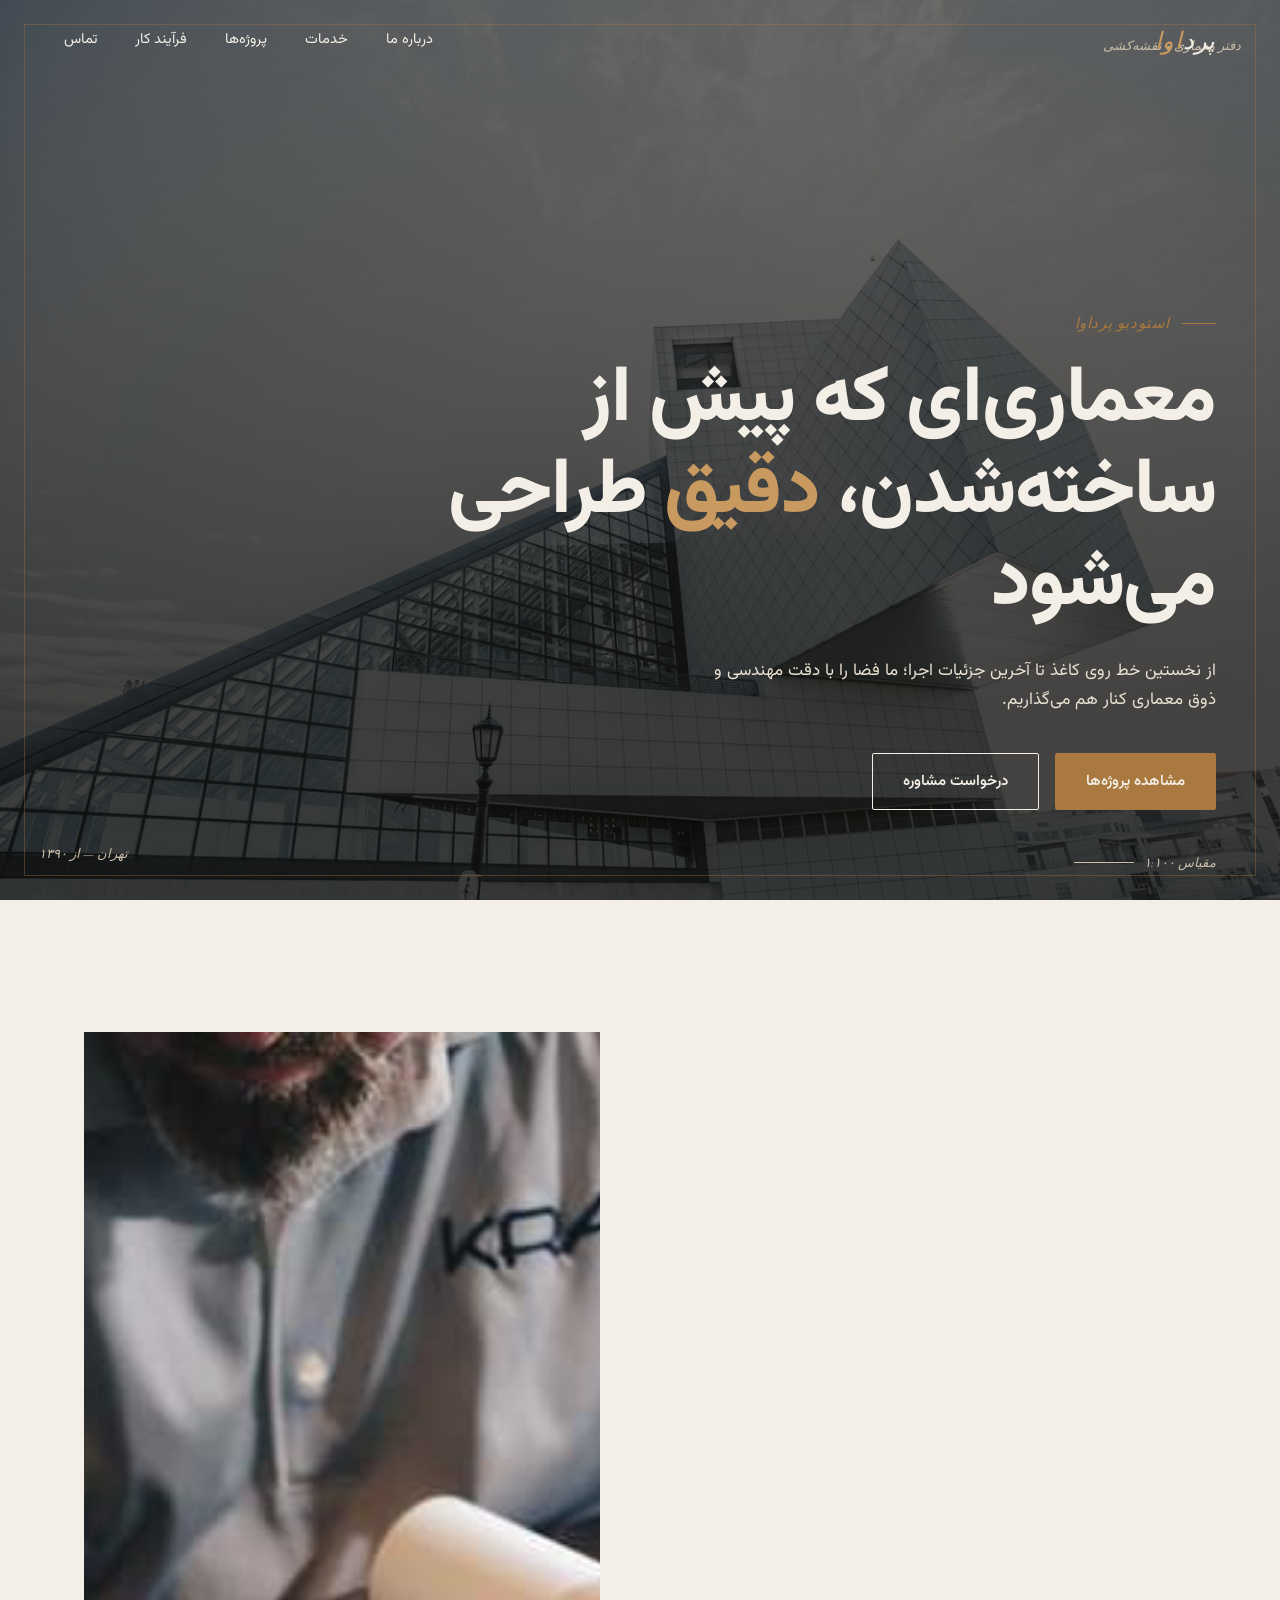
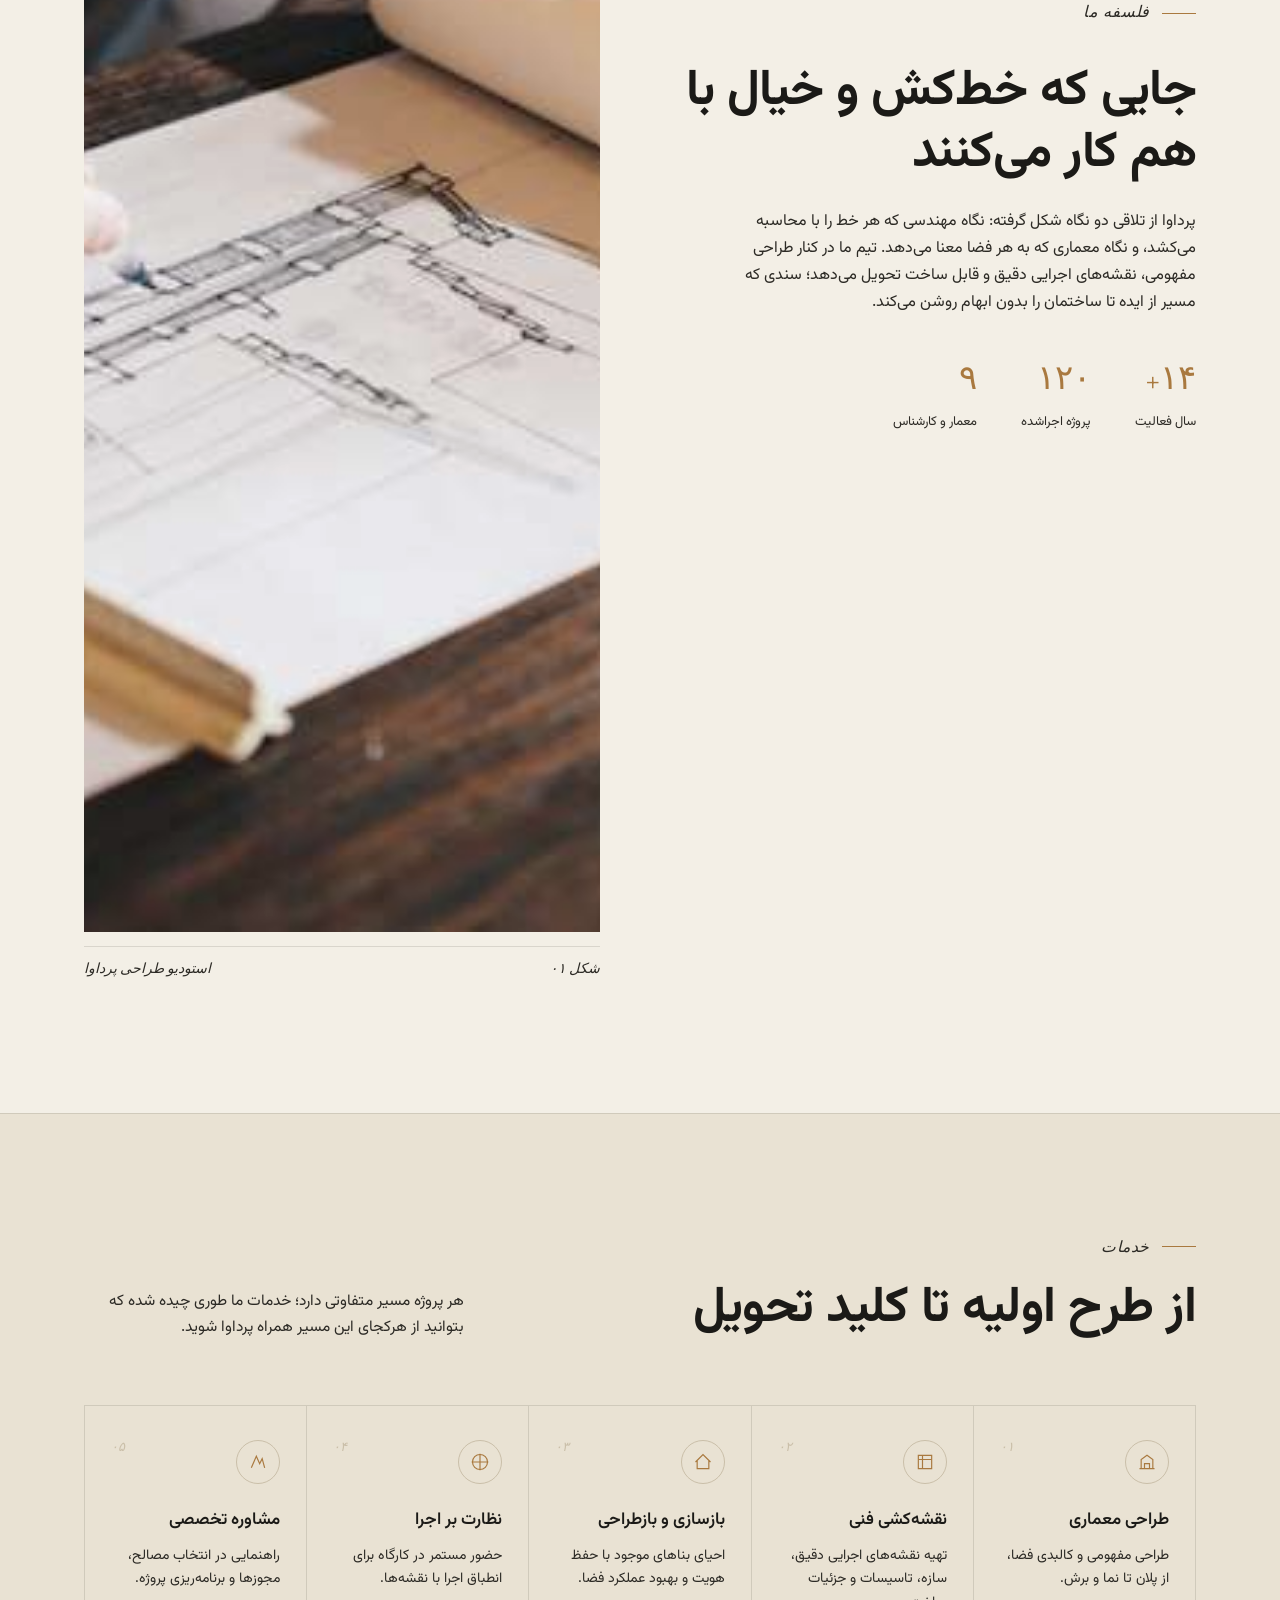
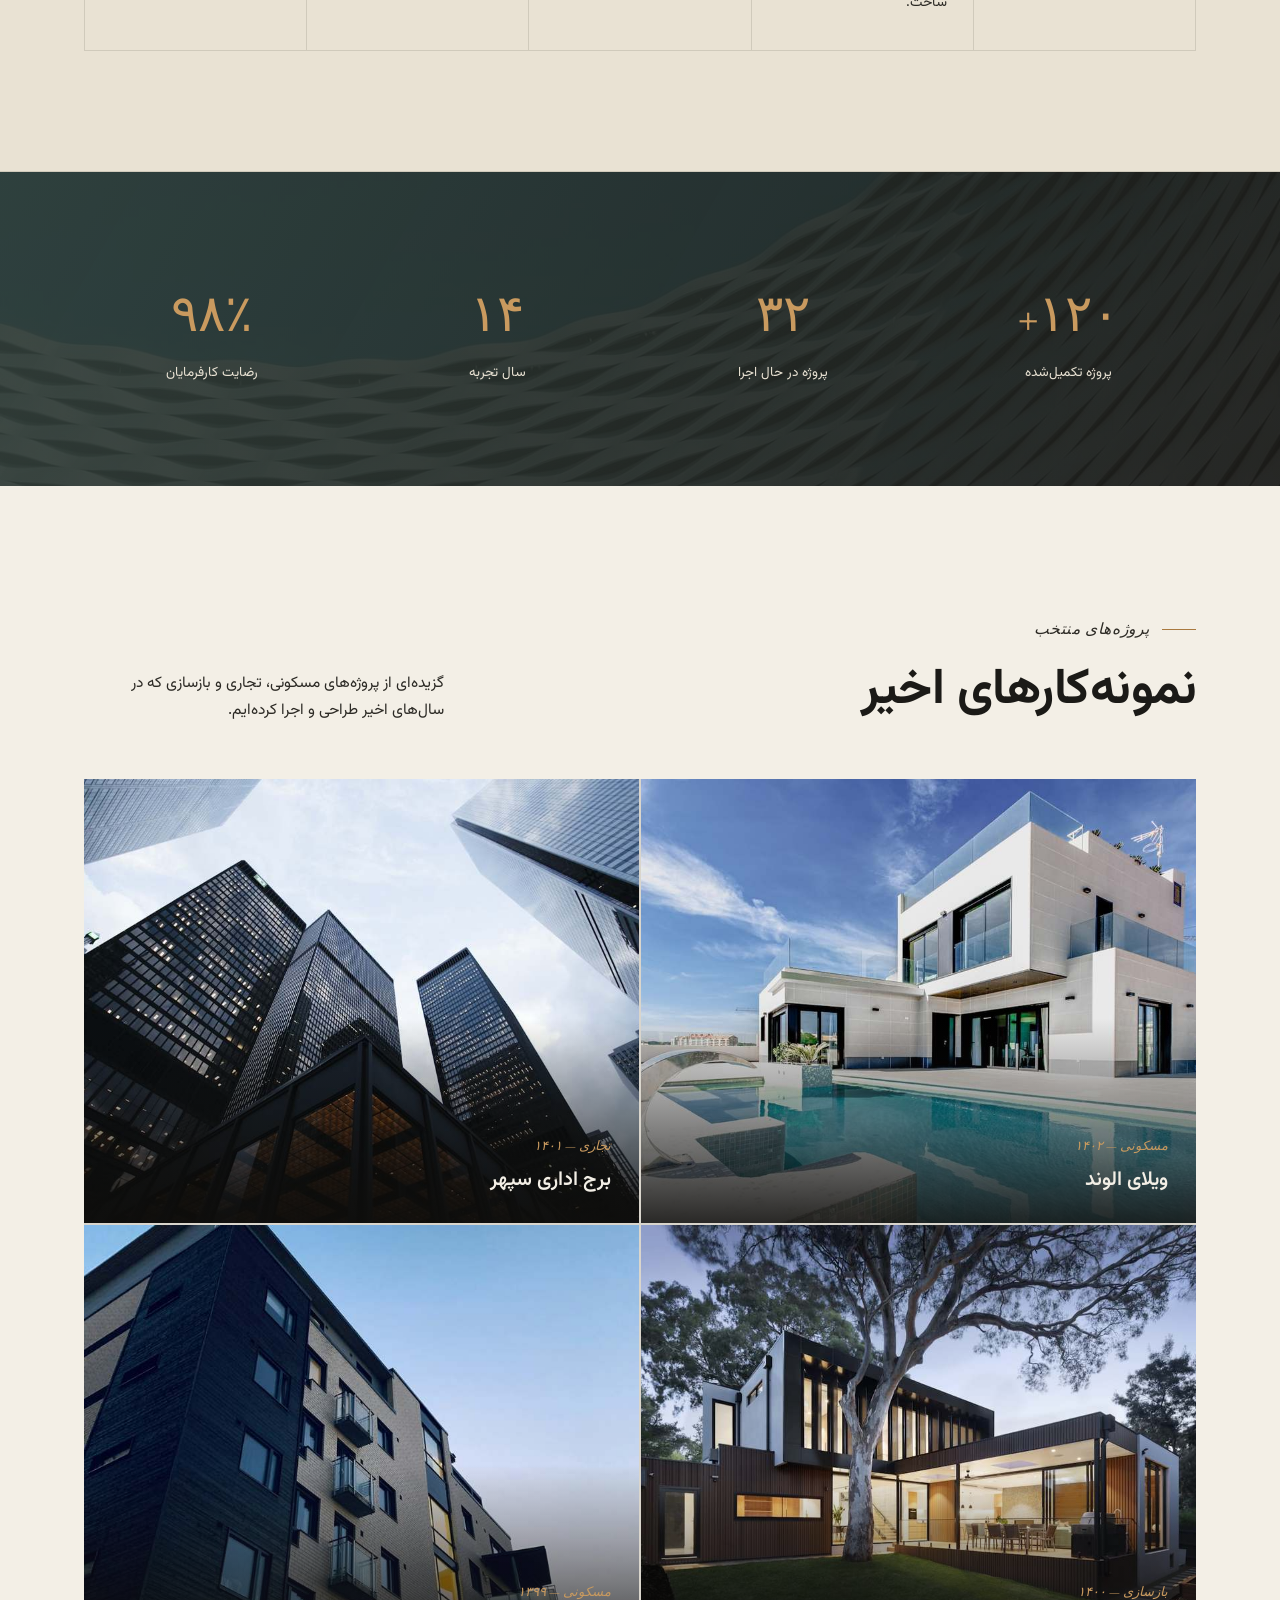
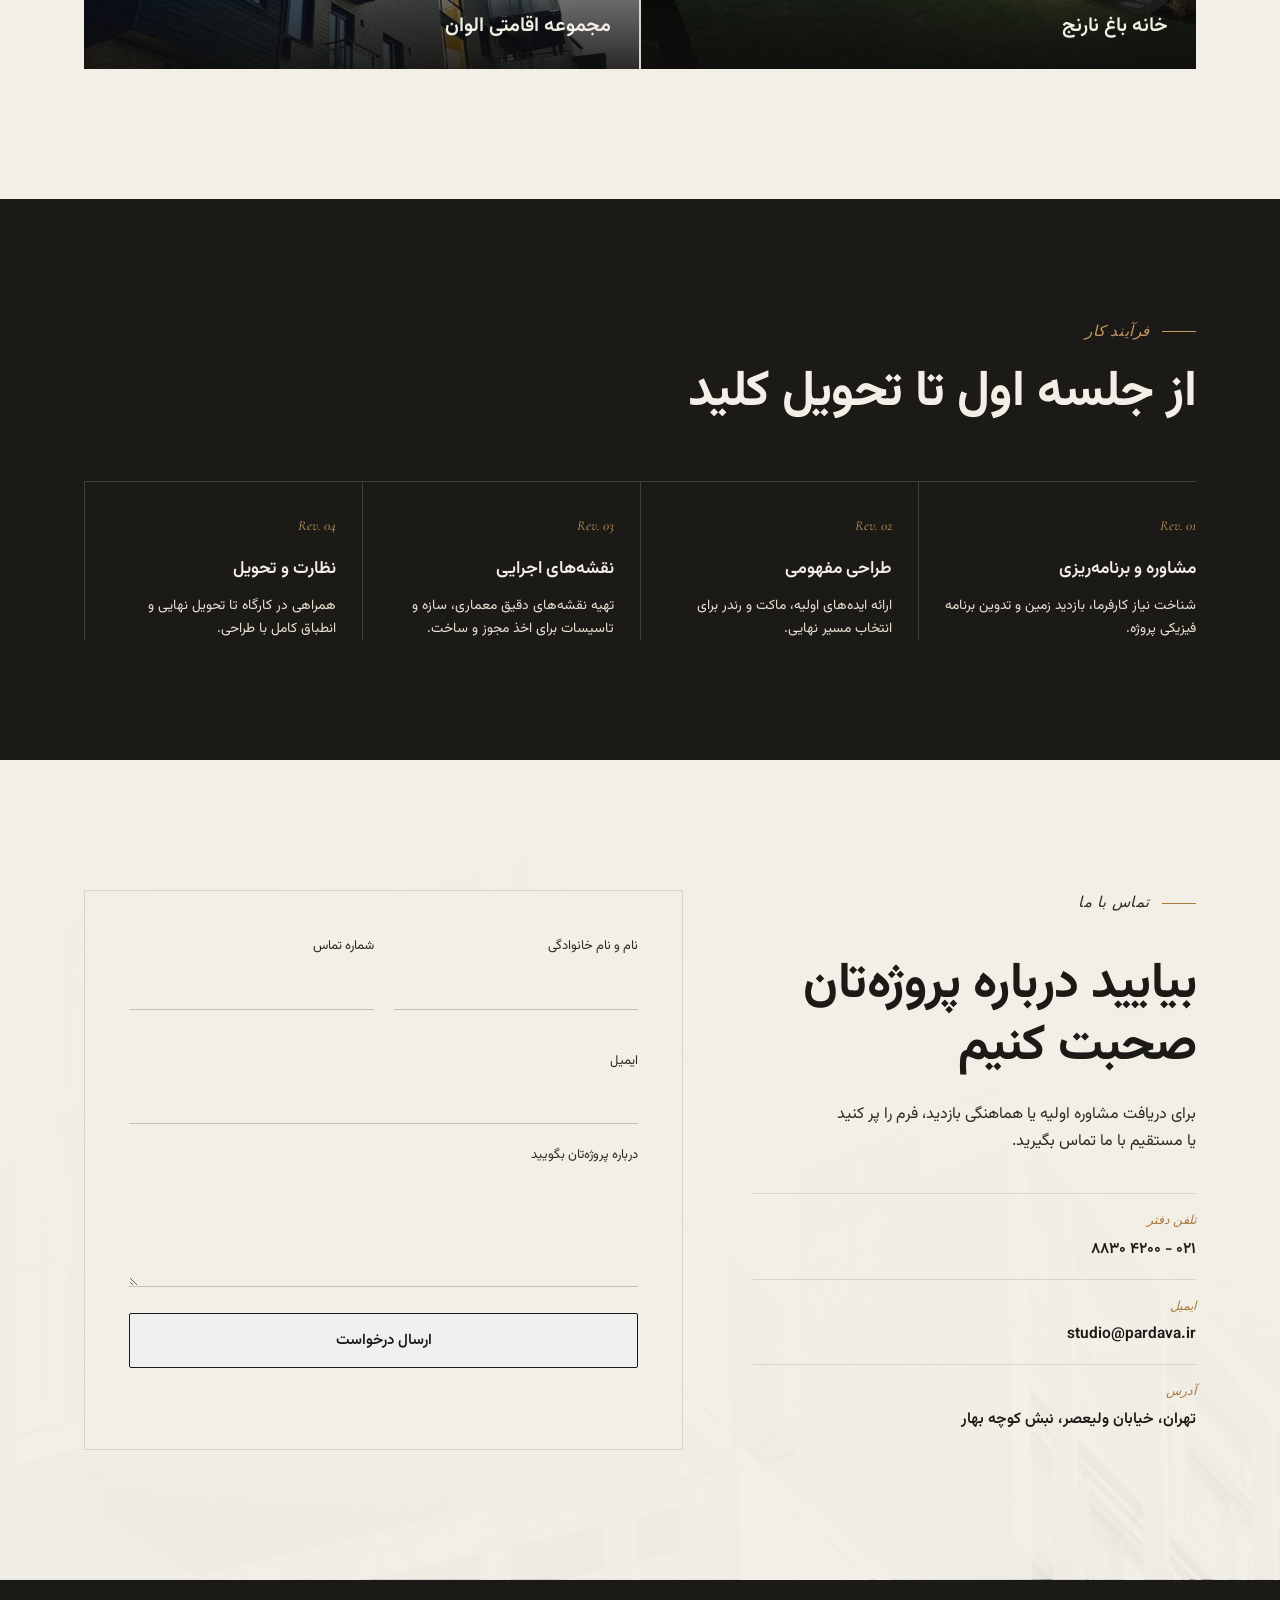
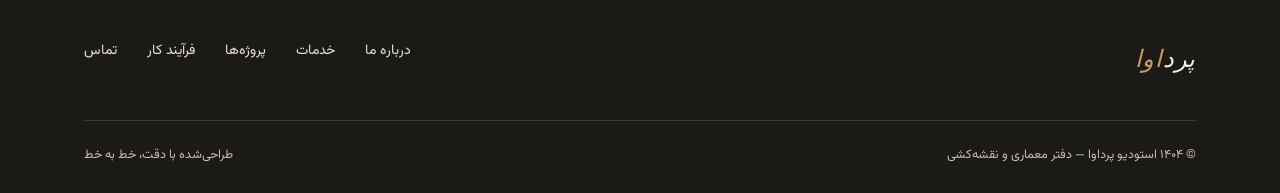
<file: index.html>
<!DOCTYPE html>
<html lang="fa" dir="rtl">
<head>
  <meta charset="UTF-8">
  <meta name="viewport" content="width=device-width, initial-scale=1.0">
  <title>پرداوا | دفتر معماری و نقشه‌کشی</title>
  <meta name="description" content="استودیو پرداوا — دفتر معماری و نقشه‌کشی در تهران. طراحی معماری، نقشه‌های اجرایی و نظارت بر ساخت.">
  <link rel="preconnect" href="https://fonts.googleapis.com">
  <link rel="preconnect" href="https://fonts.gstatic.com" crossorigin>
  <link href="https://fonts.googleapis.com/css2?family=Vazirmatn:wght@300;400;500;600;700;800&family=Cormorant+Garamond:ital,wght@0,400;0,500;1,400;1,500&display=swap" rel="stylesheet">
  <link rel="stylesheet" href="assets/style.css">
</head>
<body>

  <header class="pardava-header" id="pardava-header">
    <a href="#pardava-hero" class="pardava-logo">پرد<span>اوا</span></a>
    <nav class="pardava-nav" id="pardava-nav" aria-label="منوی اصلی">
      <a href="#pardava-about">درباره ما</a>
      <a href="#pardava-services">خدمات</a>
      <a href="#pardava-projects">پروژه‌ها</a>
      <a href="#pardava-process">فرآیند کار</a>
      <a href="#pardava-contact">تماس</a>
    </nav>
    <button class="pardava-nav-toggle" id="pardava-nav-toggle" type="button" aria-expanded="false" aria-controls="pardava-nav" aria-label="باز کردن منو">☰</button>
  </header>

  <section class="pardava-hero" id="pardava-hero">
    <div class="pardava-hero-frame">
      <span class="pardava-coord-tl">دفتر معماری و نقشه‌کشی</span>
      <span class="pardava-coord-br">تهران — از ۱۳۹۰</span>
    </div>
    <div class="pardava-hero-inner">
      <p class="pardava-eyebrow">استودیو پرداوا</p>
      <h1>معماری‌ای که پیش از ساخته‌شدن، <em>دقیق</em> طراحی می‌شود</h1>
      <p class="pardava-hero-sub">از نخستین خط روی کاغذ تا آخرین جزئیات اجرا؛ ما فضا را با دقت مهندسی و ذوق معماری کنار هم می‌گذاریم.</p>
      <div class="pardava-hero-actions">
        <a href="#pardava-projects" class="pardava-btn pardava-btn-solid">مشاهده پروژه‌ها</a>
        <a href="#pardava-contact" class="pardava-btn pardava-btn-ghost">درخواست مشاوره</a>
      </div>
    </div>
    <div class="pardava-hero-scale">مقیاس ۱:۱۰۰</div>
  </section>

  <section class="pardava-about" id="pardava-about">
    <div class="pardava-wrap pardava-about-grid">
      <div class="pardava-about-text">
        <p class="pardava-eyebrow">فلسفه ما</p>
        <h2 class="pardava-heading-lg">جایی که خط‌کش و خیال با هم کار می‌کنند</h2>
        <p>پرداوا از تلاقی دو نگاه شکل گرفته: نگاه مهندسی که هر خط را با محاسبه می‌کشد، و نگاه معماری که به هر فضا معنا می‌دهد. تیم ما در کنار طراحی مفهومی، نقشه‌های اجرایی دقیق و قابل ساخت تحویل می‌دهد؛ سندی که مسیر از ایده تا ساختمان را بدون ابهام روشن می‌کند.</p>
        <div class="pardava-about-stats">
          <div class="pardava-about-stat"><b>۱۴+</b><span>سال فعالیت</span></div>
          <div class="pardava-about-stat"><b>۱۲۰</b><span>پروژه اجراشده</span></div>
          <div class="pardava-about-stat"><b>۹</b><span>معمار و کارشناس</span></div>
        </div>
      </div>
      <div class="pardava-about-media">
        <img src="assets/images/about.jpg" alt="طراحی نقشه معماری در استودیو پرداوا" width="1200" height="1500">
        <div class="pardava-about-caption">
          <span>شکل ۰۱</span>
          <span>استودیو طراحی پرداوا</span>
        </div>
      </div>
    </div>
  </section>

  <section class="pardava-services" id="pardava-services">
    <div class="pardava-wrap">
      <div class="pardava-services-head">
        <div>
          <p class="pardava-eyebrow">خدمات</p>
          <h2 class="pardava-heading-lg">از طرح اولیه تا کلید تحویل</h2>
        </div>
        <p>هر پروژه مسیر متفاوتی دارد؛ خدمات ما طوری چیده شده که بتوانید از هرکجای این مسیر همراه پرداوا شوید.</p>
      </div>

      <div class="pardava-services-grid">
        <div class="pardava-service-card">
          <span class="pardava-service-index">۰۱</span>
          <div class="pardava-service-icon"><svg viewBox="0 0 24 24" aria-hidden="true"><path d="M3 20h18M5 20V9l7-5 7 5v11M9 20v-6h6v6"/></svg></div>
          <h3>طراحی معماری</h3>
          <p>طراحی مفهومی و کالبدی فضا، از پلان تا نما و برش.</p>
        </div>
        <div class="pardava-service-card">
          <span class="pardava-service-index">۰۲</span>
          <div class="pardava-service-icon"><svg viewBox="0 0 24 24" aria-hidden="true"><path d="M4 4h16v16H4z"/><path d="M4 9h16M9 4v16"/></svg></div>
          <h3>نقشه‌کشی فنی</h3>
          <p>تهیه نقشه‌های اجرایی دقیق، سازه، تاسیسات و جزئیات ساخت.</p>
        </div>
        <div class="pardava-service-card">
          <span class="pardava-service-index">۰۳</span>
          <div class="pardava-service-icon"><svg viewBox="0 0 24 24" aria-hidden="true"><path d="M3 12l9-9 9 9M5 10v10h14V10"/></svg></div>
          <h3>بازسازی و بازطراحی</h3>
          <p>احیای بناهای موجود با حفظ هویت و بهبود عملکرد فضا.</p>
        </div>
        <div class="pardava-service-card">
          <span class="pardava-service-index">۰۴</span>
          <div class="pardava-service-icon"><svg viewBox="0 0 24 24" aria-hidden="true"><path d="M12 2v20M2 12h20"/><circle cx="12" cy="12" r="9"/></svg></div>
          <h3>نظارت بر اجرا</h3>
          <p>حضور مستمر در کارگاه برای انطباق اجرا با نقشه‌ها.</p>
        </div>
        <div class="pardava-service-card">
          <span class="pardava-service-index">۰۵</span>
          <div class="pardava-service-icon"><svg viewBox="0 0 24 24" aria-hidden="true"><path d="M4 19l6-14 4 9 3-6 3 11"/></svg></div>
          <h3>مشاوره تخصصی</h3>
          <p>راهنمایی در انتخاب مصالح، مجوزها و برنامه‌ریزی پروژه.</p>
        </div>
      </div>
    </div>
  </section>

  <section class="pardava-stats" aria-label="آمار استودیو">
    <div class="pardava-wrap pardava-stats-grid">
      <div><b>۱۲۰+</b><span>پروژه تکمیل‌شده</span></div>
      <div><b>۳۲</b><span>پروژه در حال اجرا</span></div>
      <div><b>۱۴</b><span>سال تجربه</span></div>
      <div><b>۹۸٪</b><span>رضایت کارفرمایان</span></div>
    </div>
  </section>

  <section class="pardava-projects" id="pardava-projects">
    <div class="pardava-wrap">
      <div class="pardava-section-head">
        <div>
          <p class="pardava-eyebrow">پروژه‌های منتخب</p>
          <h2 class="pardava-heading-lg">نمونه‌کارهای اخیر</h2>
        </div>
        <p>گزیده‌ای از پروژه‌های مسکونی، تجاری و بازسازی که در سال‌های اخیر طراحی و اجرا کرده‌ایم.</p>
      </div>

      <div class="pardava-projects-grid">
        <article class="pardava-project-card">
          <img src="assets/images/project-villa.jpg" alt="ویلای مدرن الوند با استخر و نمای سنگی" width="1200" height="960">
          <div class="pardava-project-overlay"><small>مسکونی — ۱۴۰۲</small><h3>ویلای الوند</h3></div>
        </article>
        <article class="pardava-project-card">
          <img src="assets/images/project-office.jpg" alt="نمای برج اداری سپهر در بافت شهری" width="1200" height="960">
          <div class="pardava-project-overlay"><small>تجاری — ۱۴۰۱</small><h3>برج اداری سپهر</h3></div>
        </article>
        <article class="pardava-project-card">
          <img src="assets/images/project-garden.jpg" alt="خانه باغ نارنج با حیاط و نورپردازی شب" width="1200" height="960">
          <div class="pardava-project-overlay"><small>بازسازی — ۱۴۰۰</small><h3>خانه باغ نارنج</h3></div>
        </article>
        <article class="pardava-project-card">
          <img src="assets/images/project-complex.jpg" alt="مجموعه اقامتی الوان با نمای آجری و بالکن" width="1200" height="960">
          <div class="pardava-project-overlay"><small>مسکونی — ۱۳۹۹</small><h3>مجموعه اقامتی الوان</h3></div>
        </article>
      </div>
    </div>
  </section>

  <section class="pardava-process" id="pardava-process">
    <div class="pardava-wrap">
      <p class="pardava-eyebrow">فرآیند کار</p>
      <h2 class="pardava-heading-lg">از جلسه اول تا تحویل کلید</h2>

      <div class="pardava-process-list">
        <div class="pardava-process-step">
          <span class="pardava-process-rev">Rev. 01</span>
          <h3>مشاوره و برنامه‌ریزی</h3>
          <p>شناخت نیاز کارفرما، بازدید زمین و تدوین برنامه فیزیکی پروژه.</p>
        </div>
        <div class="pardava-process-step">
          <span class="pardava-process-rev">Rev. 02</span>
          <h3>طراحی مفهومی</h3>
          <p>ارائه ایده‌های اولیه، ماکت و رندر برای انتخاب مسیر نهایی.</p>
        </div>
        <div class="pardava-process-step">
          <span class="pardava-process-rev">Rev. 03</span>
          <h3>نقشه‌های اجرایی</h3>
          <p>تهیه نقشه‌های دقیق معماری، سازه و تاسیسات برای اخذ مجوز و ساخت.</p>
        </div>
        <div class="pardava-process-step">
          <span class="pardava-process-rev">Rev. 04</span>
          <h3>نظارت و تحویل</h3>
          <p>همراهی در کارگاه تا تحویل نهایی و انطباق کامل با طراحی.</p>
        </div>
      </div>
    </div>
  </section>

  <section class="pardava-contact" id="pardava-contact">
    <div class="pardava-wrap pardava-contact-grid">
      <div class="pardava-contact-info">
        <p class="pardava-eyebrow">تماس با ما</p>
        <h2 class="pardava-heading-lg">بیایید درباره پروژه‌تان صحبت کنیم</h2>
        <p>برای دریافت مشاوره اولیه یا هماهنگی بازدید، فرم را پر کنید یا مستقیم با ما تماس بگیرید.</p>

        <div class="pardava-contact-detail"><span>تلفن دفتر</span><b>۰۲۱ - ۴۲۰۰ ۸۸۳۰</b></div>
        <div class="pardava-contact-detail"><span>ایمیل</span><b>studio@pardava.ir</b></div>
        <div class="pardava-contact-detail"><span>آدرس</span><b>تهران، خیابان ولیعصر، نبش کوچه بهار</b></div>
      </div>

      <form class="pardava-form" id="pardava-form" novalidate>
        <div class="pardava-form-row">
          <div class="pardava-field">
            <label for="pardava-name">نام و نام خانوادگی</label>
            <input type="text" id="pardava-name" name="pardava-name" autocomplete="name" required>
          </div>
          <div class="pardava-field">
            <label for="pardava-phone">شماره تماس</label>
            <input type="tel" id="pardava-phone" name="pardava-phone" autocomplete="tel" required>
          </div>
        </div>
        <div class="pardava-field">
          <label for="pardava-email">ایمیل</label>
          <input type="email" id="pardava-email" name="pardava-email" autocomplete="email" required>
        </div>
        <div class="pardava-field">
          <label for="pardava-message">درباره پروژه‌تان بگویید</label>
          <textarea id="pardava-message" name="pardava-message" rows="4"></textarea>
        </div>
        <button type="submit" class="pardava-btn pardava-btn-dark">ارسال درخواست</button>
        <p class="pardava-form-status" id="pardava-form-status" role="status" aria-live="polite"></p>
      </form>
    </div>
  </section>

  <footer class="pardava-footer">
    <div class="pardava-wrap">
      <div class="pardava-footer-top">
        <a href="#pardava-hero" class="pardava-logo">پرد<span>اوا</span></a>
        <nav class="pardava-footer-nav" aria-label="منوی پایین صفحه">
          <a href="#pardava-about">درباره ما</a>
          <a href="#pardava-services">خدمات</a>
          <a href="#pardava-projects">پروژه‌ها</a>
          <a href="#pardava-process">فرآیند کار</a>
          <a href="#pardava-contact">تماس</a>
        </nav>
      </div>
      <div class="pardava-footer-bottom">
        <span>© ۱۴۰۴ استودیو پرداوا — دفتر معماری و نقشه‌کشی</span>
        <span>طراحی‌شده با دقت، خط به خط</span>
      </div>
    </div>
  </footer>

  <script src="assets/scripts.js"></script>
</body>
</html>
</file>
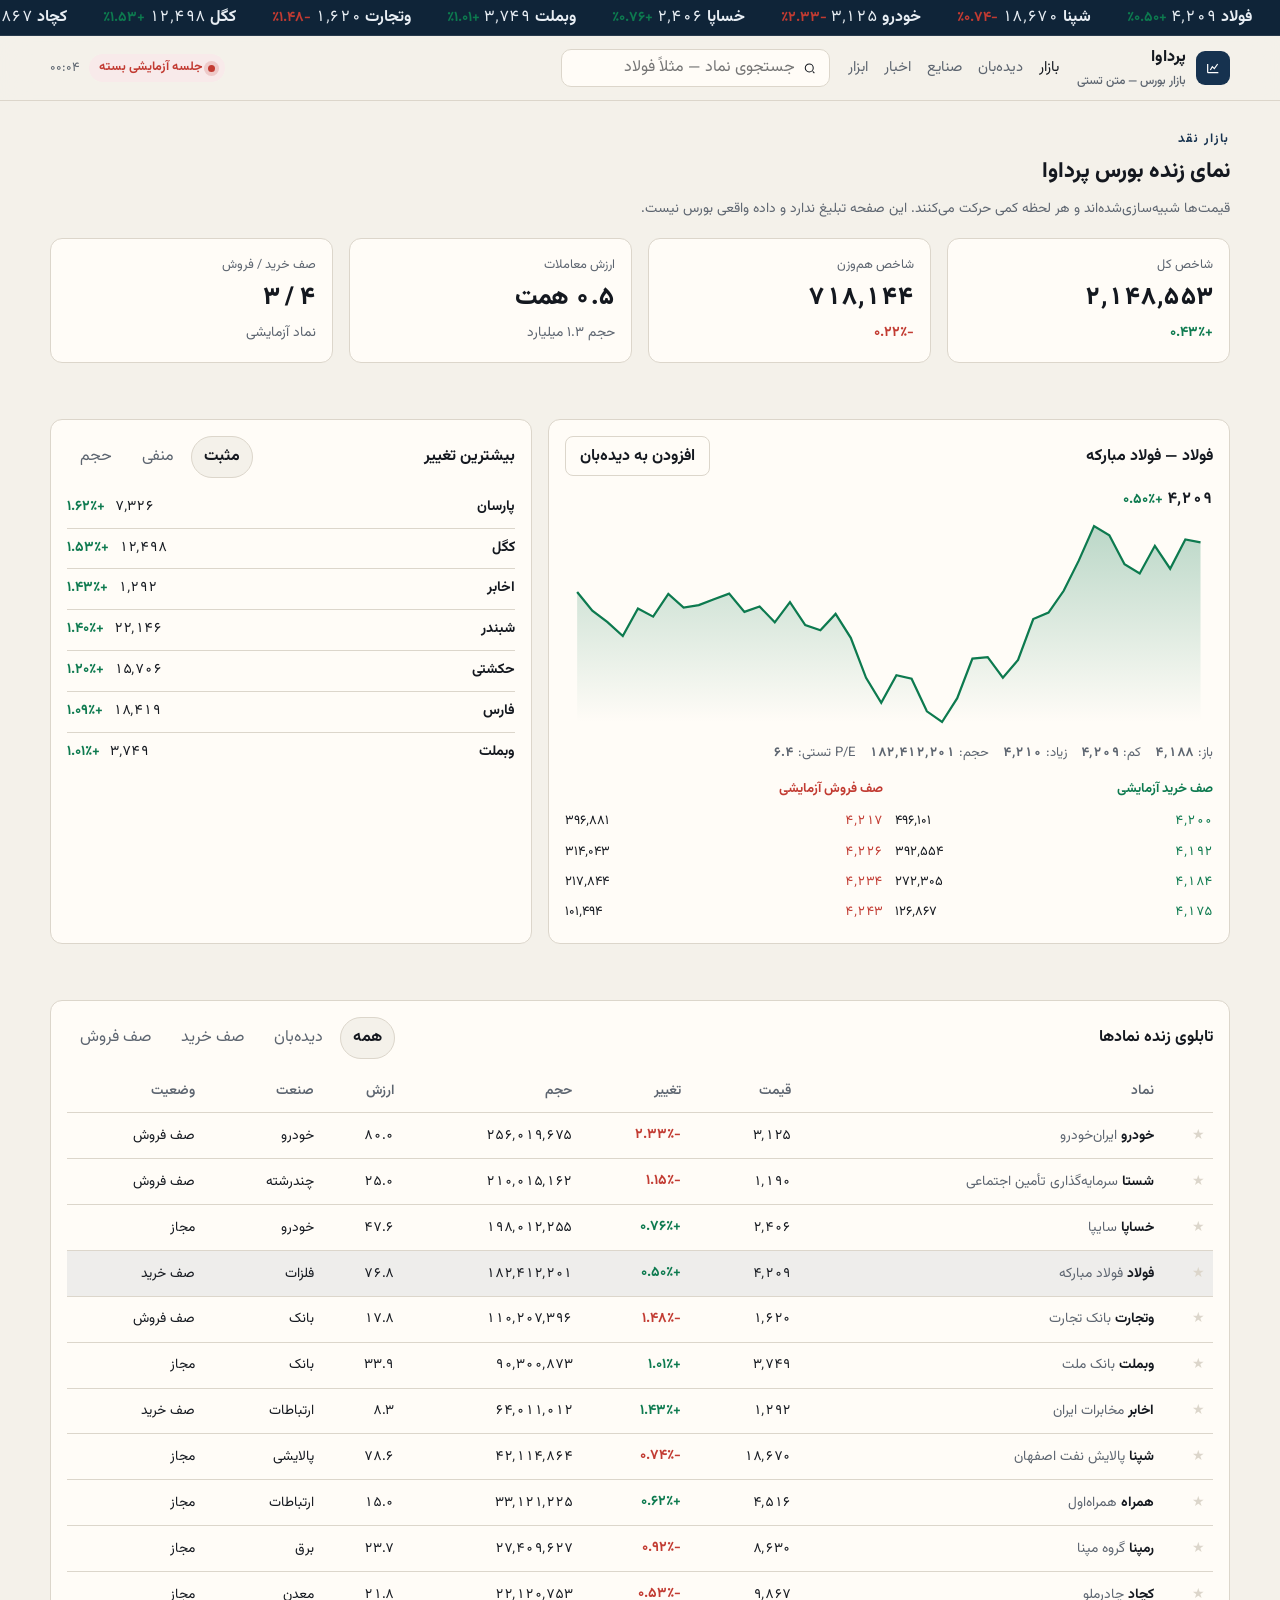
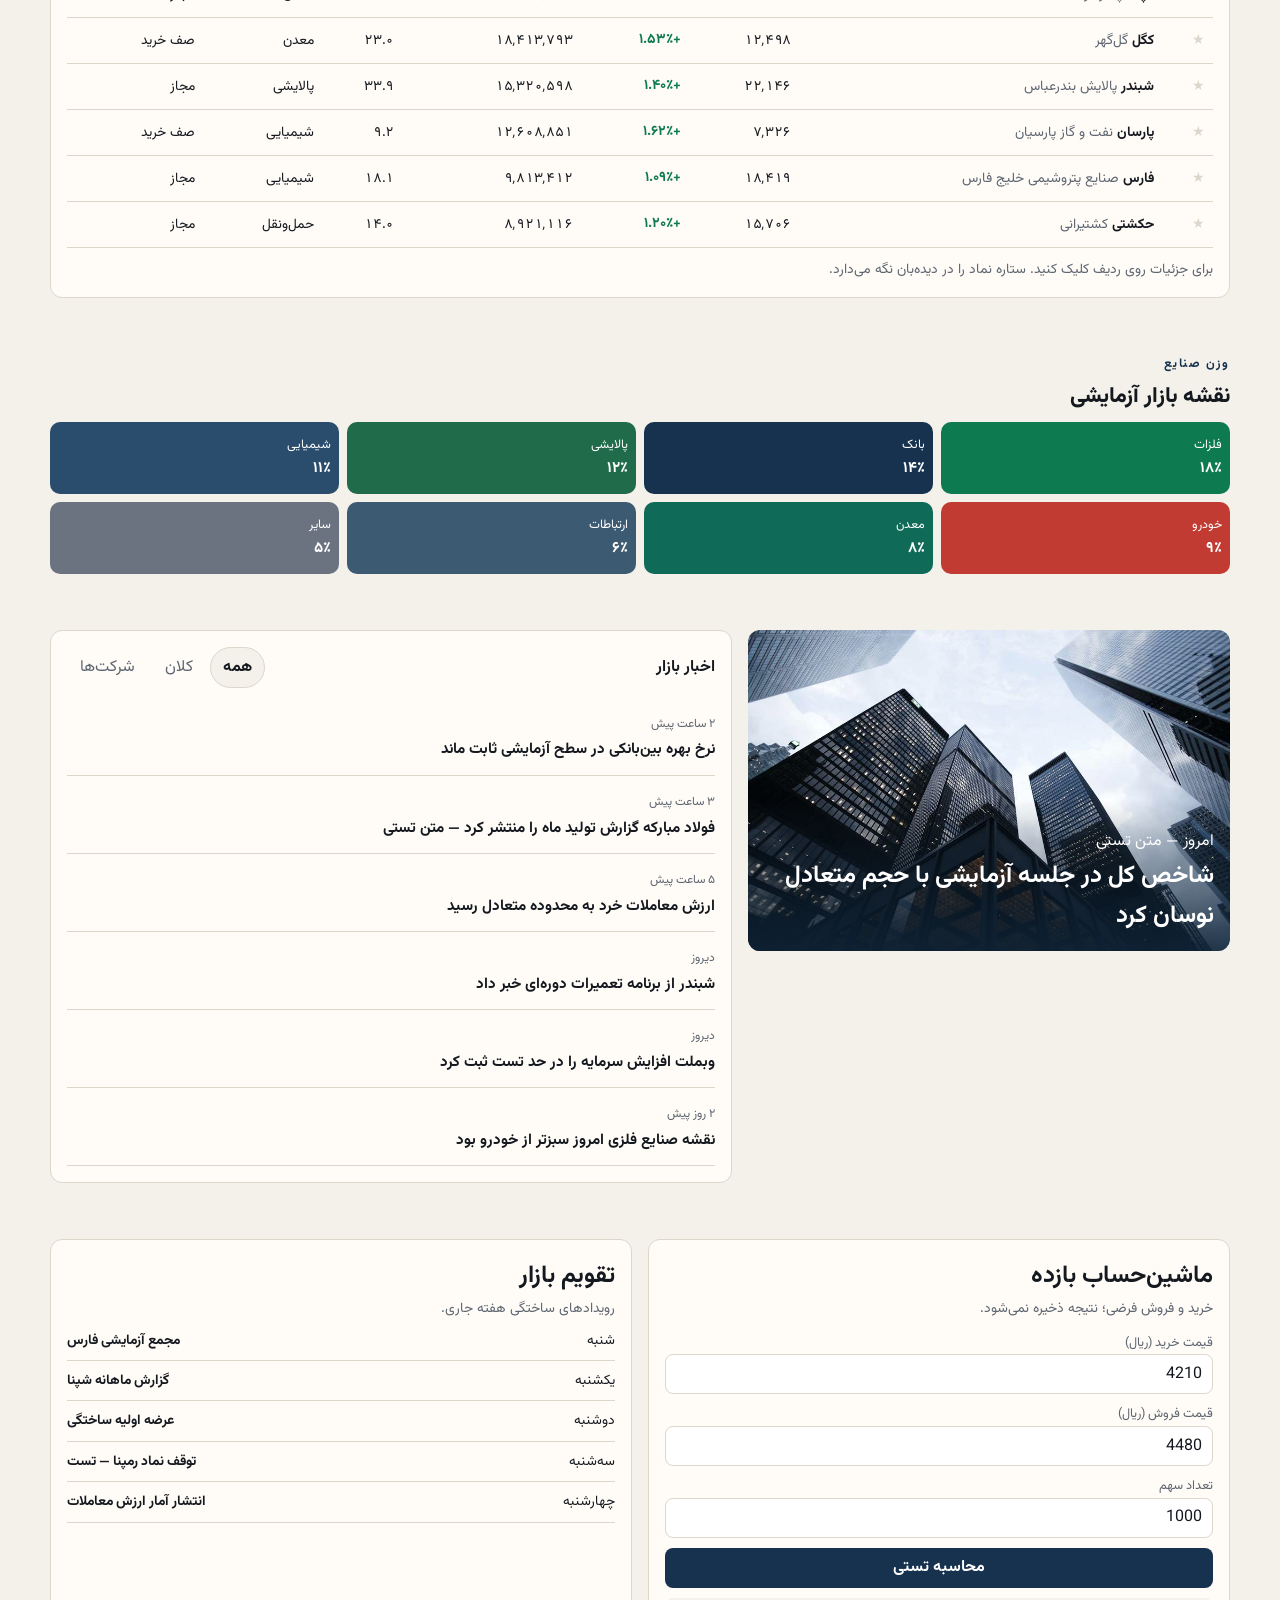
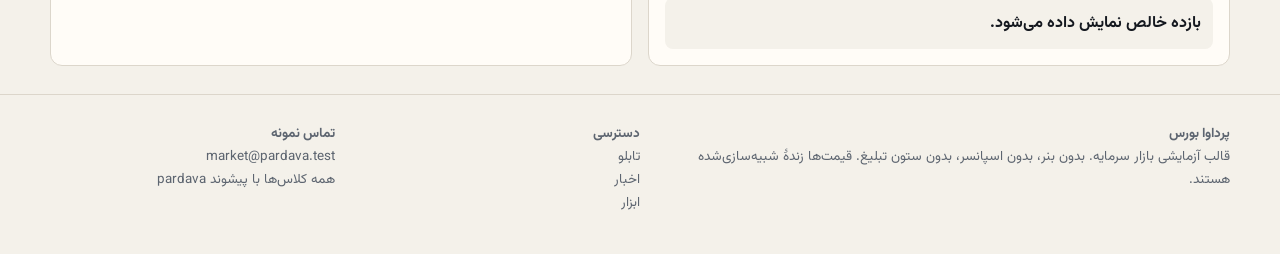
<file: pardava-bourse/index.html>
<!DOCTYPE html>
<html lang="fa" dir="rtl">
<head>
  <meta charset="UTF-8">
  <meta name="viewport" content="width=device-width, initial-scale=1.0">
  <title>پرداوا | بازار بورس</title>
  <meta name="description" content="متن تستی: بازار بورس پرداوا؛ قیمت نماد، شاخص، دیده‌بان و اخبار بدون تبلیغ.">
  <link rel="preconnect" href="https://fonts.googleapis.com">
  <link rel="preconnect" href="https://fonts.gstatic.com" crossorigin>
  <link href="https://fonts.googleapis.com/css2?family=Vazirmatn:wght@400;500;600;700;800&display=swap" rel="stylesheet">
  <link rel="stylesheet" href="assets/style.css">
</head>
<body>
  <div class="pardava-tape" aria-label="نوار قیمت زنده آزمایشی">
    <div class="pardava-tape__track" id="pardava-tape"></div>
  </div>

  <header class="pardava-header" id="pardava-header">
    <div class="pardava-wrap pardava-header__bar">
      <a class="pardava-logo" href="#pardava-market">
        <span class="pardava-logo__mark" aria-hidden="true">
          <svg width="16" height="16" viewBox="0 0 24 24" fill="none" stroke="currentColor" stroke-width="1.8"><path d="M4 19V6M4 19h16"/><path d="M8 15l3-5 3 3 5-7"/></svg>
        </span>
        <span>پرداوا<small>بازار بورس — متن تستی</small></span>
      </a>
      <nav class="pardava-nav" id="pardava-nav" aria-label="منوی اصلی">
        <a href="#pardava-market" class="is-on">بازار</a>
        <a href="#pardava-watch">دیده‌بان</a>
        <a href="#pardava-map">صنایع</a>
        <a href="#pardava-news">اخبار</a>
        <a href="#pardava-tools">ابزار</a>
      </nav>
      <label class="pardava-search">
        <svg width="15" height="15" viewBox="0 0 24 24" fill="none" stroke="currentColor" stroke-width="1.8"><circle cx="11" cy="11" r="7"/><path d="M20 20l-3-3"/></svg>
        <input id="pardava-q" type="search" placeholder="جستجوی نماد — مثلاً فولاد">
      </label>
      <div class="pardava-status">
        <span class="pardava-pill is-open" id="pardava-session"><i></i><span>جلسه آزمایشی</span></span>
        <span id="pardava-clock">—</span>
      </div>
      <button class="pardava-burger" id="pardava-burger" type="button" aria-label="منو">
        <svg width="18" height="18" viewBox="0 0 24 24" fill="none" stroke="currentColor" stroke-width="1.8"><path d="M4 7h16M4 12h16M4 17h10"/></svg>
      </button>
    </div>
  </header>

  <main>
    <section class="pardava-section" id="pardava-market">
      <div class="pardava-wrap">
        <p class="pardava-kicker">بازار نقد</p>
        <h1 class="pardava-title">نمای زنده بورس پرداوا</h1>
        <p class="pardava-note">قیمت‌ها شبیه‌سازی‌شده‌اند و هر لحظه کمی حرکت می‌کنند. این صفحه تبلیغ ندارد و داده واقعی بورس نیست.</p>
        <div class="pardava-grid" style="margin-top:18px">
          <article class="pardava-card pardava-idx pardava-span-3" data-pardava-idx="tedpix">
            <p>شاخص کل</p>
            <b class="pardava-num" id="pardava-tedpix">۲٬۱۴۸٬۳۲۰</b>
            <span class="pardava-chg is-up" id="pardava-tedpix-ch">+۰٫۴۲٪</span>
          </article>
          <article class="pardava-card pardava-idx pardava-span-3" data-pardava-idx="equal">
            <p>شاخص هم‌وزن</p>
            <b class="pardava-num" id="pardava-equal">۷۱۸٬۴۵۰</b>
            <span class="pardava-chg is-down" id="pardava-equal-ch">−۰٫۱۸٪</span>
          </article>
          <article class="pardava-card pardava-idx pardava-span-3">
            <p>ارزش معاملات</p>
            <b class="pardava-num" id="pardava-value">۹٫۴ همت</b>
            <span class="pardava-note">حجم <span id="pardava-volume">۱۲٫۱ میلیارد</span></span>
          </article>
          <article class="pardava-card pardava-idx pardava-span-3">
            <p>صف خرید / فروش</p>
            <b class="pardava-num" id="pardava-queue">۶۲ / ۴۱</b>
            <span class="pardava-note">نماد آزمایشی</span>
          </article>
        </div>
      </div>
    </section>

    <section class="pardava-section" id="pardava-chart">
      <div class="pardava-wrap pardava-grid">
        <article class="pardava-card pardava-span-7">
          <div class="pardava-card__head">
            <h2 id="pardava-sel-name">فولاد</h2>
            <button class="pardava-btn pardava-btn--ghost" id="pardava-pin" type="button">افزودن به دیده‌بان</button>
          </div>
          <p><b class="pardava-num" id="pardava-sel-price">۴٬۲۱۰</b> <span class="pardava-chg" id="pardava-sel-ch"></span></p>
          <svg class="pardava-chart" id="pardava-svg" viewBox="0 0 640 220" preserveAspectRatio="none"></svg>
          <div class="pardava-meta">
            <span>باز: <b class="pardava-num" id="pardava-sel-open">—</b></span>
            <span>کم: <b class="pardava-num" id="pardava-sel-low">—</b></span>
            <span>زیاد: <b class="pardava-num" id="pardava-sel-high">—</b></span>
            <span>حجم: <b class="pardava-num" id="pardava-sel-vol">—</b></span>
            <span>P/E تستی: <b class="pardava-num" id="pardava-sel-pe">—</b></span>
          </div>
          <div class="pardava-book" style="margin-top:14px">
            <div class="pardava-book--buy">
              <h4>صف خرید آزمایشی</h4>
              <ul id="pardava-bid"></ul>
            </div>
            <div class="pardava-book--sell">
              <h4>صف فروش آزمایشی</h4>
              <ul id="pardava-ask"></ul>
            </div>
          </div>
        </article>
        <article class="pardava-card pardava-span-5">
          <div class="pardava-card__head">
            <h2>بیشترین تغییر</h2>
            <div class="pardava-tabs" id="pardava-mover-tabs">
              <button type="button" class="is-on" data-pardava-mover="up">مثبت</button>
              <button type="button" data-pardava-mover="down">منفی</button>
              <button type="button" data-pardava-mover="vol">حجم</button>
            </div>
          </div>
          <ul class="pardava-movers" id="pardava-movers"></ul>
        </article>
      </div>
    </section>

    <section class="pardava-section" id="pardava-watch">
      <div class="pardava-wrap">
        <article class="pardava-card">
          <div class="pardava-card__head">
            <h2>تابلوی زنده نمادها</h2>
            <div class="pardava-tabs" id="pardava-board-tabs">
              <button type="button" class="is-on" data-pardava-board="all">همه</button>
              <button type="button" data-pardava-board="watch">دیده‌بان</button>
              <button type="button" data-pardava-board="buy">صف خرید</button>
              <button type="button" data-pardava-board="sell">صف فروش</button>
            </div>
          </div>
          <div class="pardava-tablewrap">
            <table class="pardava-table" id="pardava-board">
              <thead>
                <tr>
                  <th></th>
                  <th data-pardava-sort="name">نماد</th>
                  <th data-pardava-sort="price">قیمت</th>
                  <th data-pardava-sort="chg">تغییر</th>
                  <th data-pardava-sort="vol">حجم</th>
                  <th data-pardava-sort="value">ارزش</th>
                  <th>صنعت</th>
                  <th>وضعیت</th>
                </tr>
              </thead>
              <tbody></tbody>
            </table>
          </div>
          <p class="pardava-note" style="margin-top:10px">برای جزئیات روی ردیف کلیک کنید. ستاره نماد را در دیده‌بان نگه می‌دارد.</p>
        </article>
      </div>
    </section>

    <section class="pardava-section" id="pardava-map">
      <div class="pardava-wrap">
        <p class="pardava-kicker">وزن صنایع</p>
        <h2 class="pardava-title">نقشه بازار آزمایشی</h2>
        <div class="pardava-map" id="pardava-sectors"></div>
      </div>
    </section>

    <section class="pardava-section" id="pardava-news">
      <div class="pardava-wrap pardava-grid">
        <article class="pardava-span-5">
          <figure class="pardava-feature">
            <img src="assets/images/city.jpg" alt="نمای معماری شهری — تصویر تزئینی خبر" width="900" height="599">
            <figcaption>
              <time>امروز — متن تستی</time>
              <h2>شاخص کل در جلسه آزمایشی با حجم متعادل نوسان کرد</h2>
            </figcaption>
          </figure>
        </article>
        <article class="pardava-card pardava-span-7">
          <div class="pardava-card__head">
            <h2>اخبار بازار</h2>
            <div class="pardava-tabs" id="pardava-news-tabs">
              <button type="button" class="is-on" data-pardava-news="all">همه</button>
              <button type="button" data-pardava-news="macro">کلان</button>
              <button type="button" data-pardava-news="co">شرکت‌ها</button>
            </div>
          </div>
          <div class="pardava-news" id="pardava-news-list"></div>
        </article>
      </div>
    </section>

    <section class="pardava-section" id="pardava-tools">
      <div class="pardava-wrap pardava-grid">
        <article class="pardava-card pardava-span-6">
          <h2>ماشین‌حساب بازده</h2>
          <p class="pardava-note">خرید و فروش فرضی؛ نتیجه ذخیره نمی‌شود.</p>
          <form class="pardava-form" id="pardava-calc" style="margin-top:12px">
            <div class="pardava-field">
              <label for="pardava-buy">قیمت خرید (ریال)</label>
              <input id="pardava-buy" inputmode="numeric" value="4210">
            </div>
            <div class="pardava-field">
              <label for="pardava-sell">قیمت فروش (ریال)</label>
              <input id="pardava-sell" inputmode="numeric" value="4480">
            </div>
            <div class="pardava-field">
              <label for="pardava-qty">تعداد سهم</label>
              <input id="pardava-qty" inputmode="numeric" value="1000">
            </div>
            <button class="pardava-btn" type="submit">محاسبه تستی</button>
            <div class="pardava-result" id="pardava-calc-out">بازده خالص نمایش داده می‌شود.</div>
          </form>
        </article>
        <article class="pardava-card pardava-span-6">
          <h2>تقویم بازار</h2>
          <p class="pardava-note">رویدادهای ساختگی هفته جاری.</p>
          <ul class="pardava-cal" id="pardava-cal"></ul>
        </article>
      </div>
    </section>
  </main>

  <footer class="pardava-footer">
    <div class="pardava-wrap pardava-footer__grid">
      <div>
        <strong>پرداوا بورس</strong>
        <p>قالب آزمایشی بازار سرمایه. بدون بنر، بدون اسپانسر، بدون ستون تبلیغ. قیمت‌ها زندهٔ شبیه‌سازی‌شده هستند.</p>
      </div>
      <div>
        <strong>دسترسی</strong>
        <p><a href="#pardava-watch">تابلو</a></p>
        <p><a href="#pardava-news">اخبار</a></p>
        <p><a href="#pardava-tools">ابزار</a></p>
      </div>
      <div>
        <strong>تماس نمونه</strong>
        <p>market@pardava.test</p>
        <p>همه کلاس‌ها با پیشوند pardava</p>
      </div>
    </div>
  </footer>

  <aside class="pardava-drawer" id="pardava-drawer" aria-label="جزئیات نماد"></aside>
  <div class="pardava-scrim" id="pardava-scrim"></div>
  <div class="pardava-toast" id="pardava-toast" role="status"></div>
  <script src="assets/scripts.js"></script>
</body>
</html>
</file>
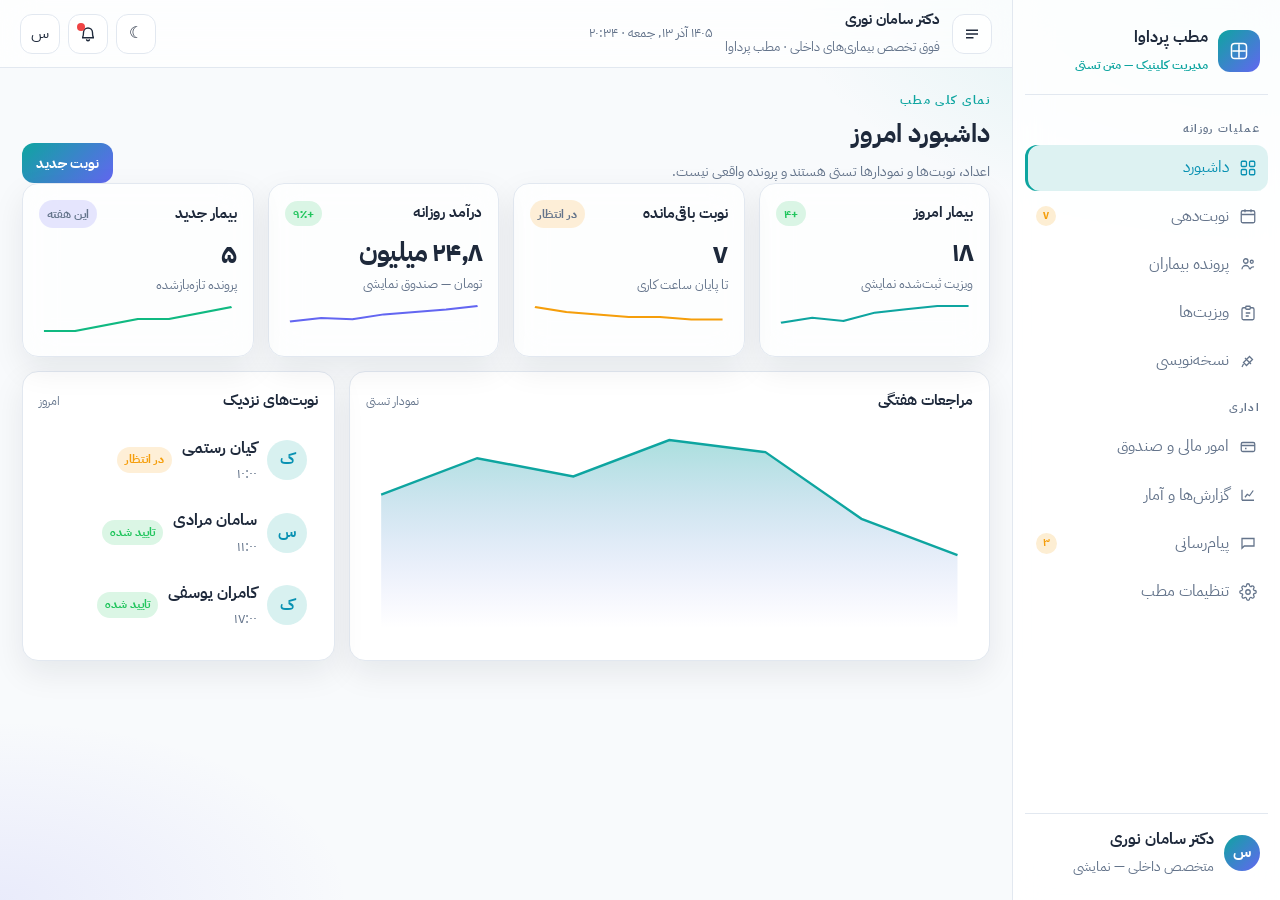
<file: pardava-clinic/index.html>
<!DOCTYPE html>
<html lang="fa" dir="rtl" data-pardava-theme="light">
<head>
  <meta charset="UTF-8">
  <meta name="viewport" content="width=device-width, initial-scale=1.0">
  <title>پرداوا | پنل مدیریت مطب</title>
  <meta name="description" content="متن تستی: پنل تک‌صفحه مدیریت مطب پرداوا برای نوبت، پرونده، نسخه و صندوق. داده واقعی نیست.">
  <link rel="preconnect" href="https://fonts.googleapis.com">
  <link rel="preconnect" href="https://fonts.gstatic.com" crossorigin>
  <link href="https://fonts.googleapis.com/css2?family=IBM+Plex+Sans+Arabic:wght@400;500;600;700&display=swap" rel="stylesheet">
  <link rel="stylesheet" href="assets/style.css">
</head>
<body>
  <a class="pardava-skip" href="#pardava-main">رفتن به محتوا</a>
  <div class="pardava-app" id="pardava-app">
    <aside class="pardava-sidebar" id="pardava-sidebar">
      <a class="pardava-brand" href="#pardava-view-dashboard" data-pardava-view="dashboard">
        <span class="pardava-brand__mark" aria-hidden="true">
          <svg width="20" height="20" viewBox="0 0 24 24" fill="none" stroke="currentColor" stroke-width="1.8"><path d="M12 4v16M4 12h16"/><rect x="3" y="3" width="18" height="18" rx="4"/></svg>
        </span>
        <span><b>مطب پرداوا</b><small>مدیریت کلینیک — متن تستی</small></span>
      </a>
      <nav class="pardava-nav" id="pardava-nav" aria-label="منوی مطب">
        <p class="pardava-nav__group">عملیات روزانه</p>
        <button class="pardava-nav__btn is-active" type="button" data-pardava-view="dashboard">
          <svg viewBox="0 0 24 24" fill="none" stroke="currentColor" stroke-width="1.7"><rect x="3" y="3" width="7" height="7" rx="1.5"/><rect x="14" y="3" width="7" height="7" rx="1.5"/><rect x="3" y="14" width="7" height="7" rx="1.5"/><rect x="14" y="14" width="7" height="7" rx="1.5"/></svg>
          <span class="pardava-nav__label">داشبورد</span>
        </button>
        <button class="pardava-nav__btn" type="button" data-pardava-view="appointments">
          <svg viewBox="0 0 24 24" fill="none" stroke="currentColor" stroke-width="1.7"><rect x="3" y="5" width="18" height="16" rx="2"/><path d="M8 3v4M16 3v4M3 10h18"/></svg>
          <span class="pardava-nav__label">نوبت‌دهی</span>
          <span class="pardava-nav__badge">۷</span>
        </button>
        <button class="pardava-nav__btn" type="button" data-pardava-view="patients">
          <svg viewBox="0 0 24 24" fill="none" stroke="currentColor" stroke-width="1.7"><circle cx="9" cy="8" r="3"/><path d="M4 19a5 5 0 0110 0"/><circle cx="17" cy="9" r="2"/><path d="M15 19a4 4 0 015-3"/></svg>
          <span class="pardava-nav__label">پرونده بیماران</span>
        </button>
        <button class="pardava-nav__btn" type="button" data-pardava-view="visits">
          <svg viewBox="0 0 24 24" fill="none" stroke="currentColor" stroke-width="1.7"><path d="M9 5H6a2 2 0 00-2 2v12a2 2 0 002 2h12a2 2 0 002-2V7a2 2 0 00-2-2h-3"/><rect x="9" y="3" width="6" height="4" rx="1"/><path d="M9 12h6M9 16h4"/></svg>
          <span class="pardava-nav__label">ویزیت‌ها</span>
        </button>
        <button class="pardava-nav__btn" type="button" data-pardava-view="rx">
          <svg viewBox="0 0 24 24" fill="none" stroke="currentColor" stroke-width="1.7"><path d="M8 8l8 8M14 6l4 4-8 8-4-4 8-8z"/><path d="M6 16l-2 4"/></svg>
          <span class="pardava-nav__label">نسخه‌نویسی</span>
        </button>
        <p class="pardava-nav__group">اداری</p>
        <button class="pardava-nav__btn" type="button" data-pardava-view="finance">
          <svg viewBox="0 0 24 24" fill="none" stroke="currentColor" stroke-width="1.7"><rect x="3" y="6" width="18" height="12" rx="2"/><path d="M3 10h18M8 14h2"/></svg>
          <span class="pardava-nav__label">امور مالی و صندوق</span>
        </button>
        <button class="pardava-nav__btn" type="button" data-pardava-view="reports">
          <svg viewBox="0 0 24 24" fill="none" stroke="currentColor" stroke-width="1.7"><path d="M4 19V5M4 19h16"/><path d="M8 15l3-4 3 2 5-7"/></svg>
          <span class="pardava-nav__label">گزارش‌ها و آمار</span>
        </button>
        <button class="pardava-nav__btn" type="button" data-pardava-view="messages">
          <svg viewBox="0 0 24 24" fill="none" stroke="currentColor" stroke-width="1.7"><path d="M4 6h16v10H7l-3 3V6z"/></svg>
          <span class="pardava-nav__label">پیام‌رسانی</span>
          <span class="pardava-nav__badge">۳</span>
        </button>
        <button class="pardava-nav__btn" type="button" data-pardava-view="settings">
          <svg viewBox="0 0 24 24" fill="none" stroke="currentColor" stroke-width="1.7"><circle cx="12" cy="12" r="3"/><path d="M19.4 15a1.7 1.7 0 00.3 1.8l.1.1a2 2 0 01-2.8 2.8l-.1-.1a1.7 1.7 0 00-1.8-.3 1.7 1.7 0 00-1 1.5V21a2 2 0 01-4 0v-.1a1.7 1.7 0 00-1-1.5 1.7 1.7 0 00-1.8.3l-.1.1a2 2 0 01-2.8-2.8l.1-.1a1.7 1.7 0 00.3-1.8 1.7 1.7 0 00-1.5-1H3a2 2 0 010-4h.1a1.7 1.7 0 001.5-1 1.7 1.7 0 00-.3-1.8l-.1-.1a2 2 0 012.8-2.8l.1.1a1.7 1.7 0 001.8.3H9a1.7 1.7 0 001-1.5V3a2 2 0 014 0v.1a1.7 1.7 0 001 1.5 1.7 1.7 0 001.8-.3l.1.1a2 2 0 012.8 2.8l-.1.1a1.7 1.7 0 00-.3 1.8V9c.3.6.9 1 1.5 1H21a2 2 0 010 4h-.1a1.7 1.7 0 00-1.5 1z"/></svg>
          <span class="pardava-nav__label">تنظیمات مطب</span>
        </button>
      </nav>
      <div class="pardava-sidefoot">
        <span class="pardava-avatar">س</span>
        <span>
          <b>دکتر سامان نوری</b><br>
          <small class="pardava-note">متخصص داخلی — نمایشی</small>
        </span>
      </div>
    </aside>

    <div class="pardava-shell">
      <header class="pardava-top">
        <button class="pardava-iconbtn" id="pardava-burger" type="button" aria-label="منو">
          <svg width="18" height="18" viewBox="0 0 24 24" fill="none" stroke="currentColor" stroke-width="1.8"><path d="M4 7h16M4 12h16M4 17h10"/></svg>
        </button>
        <div class="pardava-top__doc">
          <b>دکتر سامان نوری</b>
          <small>فوق تخصص بیماری‌های داخلی · مطب پرداوا</small>
        </div>
        <div class="pardava-clock" id="pardava-clock">—</div>
        <div class="pardava-top__tools">
          <button class="pardava-iconbtn" id="pardava-theme" type="button" aria-label="دارک‌مود">☾</button>
          <div class="pardava-dropwrap">
            <button class="pardava-iconbtn" id="pardava-bell" type="button" aria-label="اعلان‌ها">
              <svg width="18" height="18" viewBox="0 0 24 24" fill="none" stroke="currentColor" stroke-width="1.8"><path d="M12 4a6 6 0 016 6c0 7 2 7 2 7H4s2 0 2-7a6 6 0 016-6z"/><path d="M10 19a2 2 0 004 0"/></svg>
              <span class="pardava-dot"></span>
            </button>
            <div class="pardava-drop" id="pardava-bell-drop">
              <p class="pardava-note">اعلان‌های آزمایشی منشی</p>
              <p>نوبت ۱۰:۳۰ کیان رستمی در انتظار تایید است.</p>
              <p>بدهی بیمه تامین نمایشی ثبت شد.</p>
              <p>یادآوری آزمایش تیروئید برای آرمان نوری.</p>
            </div>
          </div>
          <div class="pardava-dropwrap">
            <button class="pardava-iconbtn" id="pardava-user" type="button" aria-label="پروفایل">س</button>
            <div class="pardava-drop" id="pardava-user-drop">
              <button type="button" data-pardava-view="settings">تنظیمات</button>
              <button type="button" id="pardava-logout">خروج نمایشی</button>
            </div>
          </div>
        </div>
      </header>

      <main class="pardava-main" id="pardava-main">
        <section class="pardava-view is-on" id="pardava-view-dashboard" data-pardava-title="داشبورد">
          <div class="pardava-pagehead">
            <div>
              <p class="pardava-kicker">نمای کلی مطب</p>
              <h1 class="pardava-title">داشبورد امروز</h1>
              <p class="pardava-note">اعداد، نوبت‌ها و نمودارها تستی هستند و پرونده واقعی نیست.</p>
            </div>
            <button class="pardava-btn pardava-btn--primary" type="button" data-pardava-view="appointments">نوبت جدید</button>
          </div>
          <div class="pardava-grid">
            <article class="pardava-card pardava-card--glass pardava-kpi pardava-span-3">
              <div class="pardava-card__head"><h3>بیمار امروز</h3><span class="pardava-delta is-up">+۴</span></div>
              <b>۱۸</b><p>ویزیت ثبت‌شده نمایشی</p>
              <svg class="pardava-spark" id="pardava-sp1" viewBox="0 0 120 36" preserveAspectRatio="none"></svg>
            </article>
            <article class="pardava-card pardava-card--glass pardava-kpi pardava-span-3">
              <div class="pardava-card__head"><h3>نوبت باقی‌مانده</h3><span class="pardava-badge pardava-badge--wait">در انتظار</span></div>
              <b>۷</b><p>تا پایان ساعت کاری</p>
              <svg class="pardava-spark" id="pardava-sp2" viewBox="0 0 120 36" preserveAspectRatio="none"></svg>
            </article>
            <article class="pardava-card pardava-card--glass pardava-kpi pardava-span-3">
              <div class="pardava-card__head"><h3>درآمد روزانه</h3><span class="pardava-delta is-up">+۹٪</span></div>
              <b>۲۴٫۸ میلیون</b><p>تومان — صندوق نمایشی</p>
              <svg class="pardava-spark" id="pardava-sp3" viewBox="0 0 120 36" preserveAspectRatio="none"></svg>
            </article>
            <article class="pardava-card pardava-card--glass pardava-kpi pardava-span-3">
              <div class="pardava-card__head"><h3>بیمار جدید</h3><span class="pardava-badge pardava-badge--info">این هفته</span></div>
              <b>۵</b><p>پرونده تازه‌بازشده</p>
              <svg class="pardava-spark" id="pardava-sp4" viewBox="0 0 120 36" preserveAspectRatio="none"></svg>
            </article>
            <article class="pardava-card pardava-span-8">
              <div class="pardava-card__head"><h3>مراجعات هفتگی</h3><span>نمودار تستی</span></div>
              <svg class="pardava-chart" id="pardava-week" viewBox="0 0 640 220" preserveAspectRatio="none"></svg>
            </article>
            <article class="pardava-card pardava-span-4">
              <div class="pardava-card__head"><h3>نوبت‌های نزدیک</h3><span>امروز</span></div>
              <div id="pardava-soon"></div>
            </article>
          </div>
        </section>

        <section class="pardava-view" id="pardava-view-appointments" data-pardava-title="نوبت‌دهی">
          <div class="pardava-pagehead">
            <div>
              <p class="pardava-kicker">تقویم مطب</p>
              <h1 class="pardava-title">نوبت‌دهی</h1>
              <p class="pardava-note">تقویم شمسی نمایشی. کارت نوبت را بکشید و روی روز یا ساعت رها کنید.</p>
            </div>
            <div class="pardava-cal-tools">
              <div class="pardava-cal-tools" id="pardava-cal-mode" role="group">
                <button class="pardava-btn pardava-btn--ghost is-on" type="button" data-pardava-cal="month">ماهانه</button>
                <button class="pardava-btn pardava-btn--ghost" type="button" data-pardava-cal="week">هفتگی</button>
                <button class="pardava-btn pardava-btn--ghost" type="button" data-pardava-cal="day">روزانه</button>
              </div>
              <button class="pardava-btn pardava-btn--primary" type="button" id="pardava-book">رزرو آنلاین بیمار</button>
            </div>
          </div>
          <div class="pardava-grid" style="margin-top:14px">
            <article class="pardava-card pardava-span-12">
              <div class="pardava-card__head">
                <h3 id="pardava-cal-title">مرداد ۱۴۰۵</h3>
                <span>کشیدن و رها کردن فعال است</span>
              </div>
              <div id="pardava-cal-mount"></div>
            </article>
          </div>
        </section>

        <section class="pardava-view" id="pardava-view-patients" data-pardava-title="پرونده بیماران">
          <div class="pardava-pagehead">
            <div>
              <p class="pardava-kicker">پرونده الکترونیک</p>
              <h1 class="pardava-title">بیماران</h1>
              <p class="pardava-note">جستجو و پرونده‌ها ساختگی‌اند. تصویر چهره بیمار در این قالب نیست.</p>
            </div>
            <input class="pardava-searchbox" id="pardava-patient-q" placeholder="جستجوی نام یا کد ملی نمایشی">
          </div>
          <div class="pardava-grid" style="margin-top:14px">
            <article class="pardava-card pardava-span-5">
              <div class="pardava-card__head"><h3>فهرست بیماران</h3><span id="pardava-patient-count"></span></div>
              <div id="pardava-patient-list"></div>
              <div class="pardava-pager" id="pardava-patient-pager"></div>
            </article>
            <article class="pardava-card pardava-span-7" id="pardava-patient-detail"></article>
          </div>
        </section>

        <section class="pardava-view" id="pardava-view-visits" data-pardava-title="ویزیت">
          <div class="pardava-pagehead">
            <div>
              <p class="pardava-kicker">ثبت ویزیت</p>
              <h1 class="pardava-title">ویزیت جاری</h1>
              <p class="pardava-note">فرم علائم، معاینه و تشخیص — ذخیره واقعی انجام نمی‌شود.</p>
            </div>
          </div>
          <form class="pardava-grid" id="pardava-visit-form" style="margin-top:14px">
            <article class="pardava-card pardava-span-8">
              <div class="pardava-form-2">
                <div class="pardava-field"><label>بیمار</label><select id="pardava-visit-patient"></select></div>
                <div class="pardava-field"><label>شکایت اصلی</label><input value="سردرد و خستگی"></div>
                <div class="pardava-field"><label>علائم</label><textarea>سردرد فشاری از دو روز پیش، بدون تهوع.</textarea></div>
                <div class="pardava-field"><label>معاینه</label><textarea>فشار ۱۲/۸، ضربان ۷۸، حلق کمی قرمز.</textarea></div>
                <div class="pardava-field"><label>تشخیص</label><input value="سردرد تنشی — نمایشی"></div>
                <div class="pardava-field"><label>دستور دارویی</label><textarea>استامینوفن ۵۰۰ هر ۸ ساعت، سه روز.</textarea></div>
              </div>
              <button class="pardava-btn pardava-btn--primary" type="submit" style="margin-top:12px">ثبت ویزیت نمایشی</button>
            </article>
            <article class="pardava-card pardava-span-4">
              <h3>پیوست آزمایش / رادیولوژی</h3>
              <p class="pardava-note" style="margin:8px 0 12px">آپلود واقعی نیست؛ فقط انتخاب فایل نمایشی.</p>
              <div class="pardava-files">
                <label class="pardava-file">آزمایش خون<input type="file" hidden></label>
                <label class="pardava-file">رادیولوژی<input type="file" hidden></label>
                <label class="pardava-file">سایر اسناد<input type="file" hidden></label>
              </div>
            </article>
          </form>
        </section>

        <section class="pardava-view" id="pardava-view-rx" data-pardava-title="نسخه‌نویسی">
          <div class="pardava-pagehead">
            <div>
              <p class="pardava-kicker">نسخه الکترونیک</p>
              <h1 class="pardava-title">نسخه‌نویسی</h1>
              <p class="pardava-note">بانک دارو آزمایشی است. چاپ و ارسال واقعی انجام نمی‌شود.</p>
            </div>
            <div class="pardava-cal-tools">
              <button class="pardava-btn pardava-btn--ghost" type="button" id="pardava-rx-print">چاپ نسخه</button>
              <button class="pardava-btn pardava-btn--primary" type="button" id="pardava-rx-send">ارسال نمایشی</button>
            </div>
          </div>
          <div class="pardava-grid" style="margin-top:14px">
            <article class="pardava-card pardava-span-5">
              <figure class="pardava-media">
                <img src="assets/images/pharmacy-medicines.jpg" alt="بسته داروهای نمایشی برای نسخه‌نویسی" width="800" height="559">
                <figcaption>بانک داروی آزمایشی مطب — تصویر تزئینی</figcaption>
              </figure>
              <div class="pardava-field" style="margin-top:12px"><label>جستجوی دارو</label><input id="pardava-drug-q" placeholder="نام ژنریک یا برند تستی"></div>
              <div id="pardava-drug-list" style="margin-top:10px"></div>
            </article>
            <article class="pardava-card pardava-span-7">
              <div class="pardava-card__head"><h3>نسخه جاری</h3><span>دکتر سامان نوری</span></div>
              <div class="pardava-form-2">
                <div class="pardava-field"><label>دوز</label><input id="pardava-rx-dose" value="۵۰۰ میلی‌گرم"></div>
                <div class="pardava-field"><label>مدت مصرف</label><input id="pardava-rx-days" value="۵ روز"></div>
              </div>
              <div class="pardava-rx-list" id="pardava-rx-items"></div>
              <h3>تاریخچه نسخه‌های قبلی</h3>
              <div class="pardava-tablewrap" style="margin-top:8px">
                <table class="pardava-table">
                  <thead><tr><th>تاریخ</th><th>دارو</th><th>وضعیت</th></tr></thead>
                  <tbody id="pardava-rx-hist"></tbody>
                </table>
              </div>
            </article>
          </div>
        </section>

        <section class="pardava-view" id="pardava-view-finance" data-pardava-title="امور مالی">
          <div class="pardava-pagehead">
            <div>
              <p class="pardava-kicker">صندوق</p>
              <h1 class="pardava-title">امور مالی</h1>
              <p class="pardava-note">پرداخت، فاکتور و بیمه — همه اعداد نمایشی‌اند.</p>
            </div>
            <button class="pardava-btn pardava-btn--primary" type="button" id="pardava-invoice">صدور فاکتور</button>
          </div>
          <div class="pardava-grid" style="margin-top:14px">
            <article class="pardava-card pardava-kpi pardava-span-4"><h3>درآمد امروز</h3><b>۲۴٫۸ میلیون</b><p>نقد + کارت + بیمه</p></article>
            <article class="pardava-card pardava-kpi pardava-span-4"><h3>درآمد ماه</h3><b>۴۱۲ میلیون</b><p>تومان تستی</p></article>
            <article class="pardava-card pardava-kpi pardava-span-4"><h3>بدهی باز</h3><b>۱۸٫۲ میلیون</b><p>عمدتاً اسناد بیمه</p></article>
            <article class="pardava-card pardava-span-12">
              <form class="pardava-form-2" id="pardava-pay-form" style="margin-bottom:14px">
                <div class="pardava-field"><label>بیمار</label><select id="pardava-pay-patient"></select></div>
                <div class="pardava-field"><label>مبلغ (تومان)</label><input value="850000"></div>
                <div class="pardava-field"><label>روش</label>
                  <select id="pardava-pay-method"><option>نقد</option><option>کارت</option><option>بیمه</option></select>
                </div>
                <div class="pardava-field"><label>&nbsp;</label><button class="pardava-btn pardava-btn--ok" type="submit">ثبت پرداخت</button></div>
              </form>
              <div class="pardava-tablewrap">
                <table class="pardava-table" id="pardava-pay-table">
                  <thead><tr><th data-pardava-sort="name">بیمار</th><th data-pardava-sort="method">روش</th><th data-pardava-sort="amount">مبلغ</th><th>وضعیت</th></tr></thead>
                  <tbody></tbody>
                </table>
              </div>
              <div class="pardava-pager" id="pardava-pay-pager"></div>
            </article>
          </div>
        </section>

        <section class="pardava-view" id="pardava-view-reports" data-pardava-title="گزارش‌ها">
          <div class="pardava-pagehead">
            <div>
              <p class="pardava-kicker">تحلیل مطب</p>
              <h1 class="pardava-title">گزارش‌ها و آمار</h1>
              <p class="pardava-note">خروجی Excel و PDF فقط پیام نمایشی می‌دهد.</p>
            </div>
            <div class="pardava-cal-tools">
              <button class="pardava-btn pardava-btn--ghost" type="button" id="pardava-xls">خروجی Excel</button>
              <button class="pardava-btn pardava-btn--primary" type="button" id="pardava-pdf">خروجی PDF</button>
            </div>
          </div>
          <div class="pardava-grid" style="margin-top:14px">
            <article class="pardava-card pardava-span-8">
              <div class="pardava-card__head"><h3>تعداد بیماران ماهانه</h3><span>۱۲ ماه تستی</span></div>
              <svg class="pardava-chart" id="pardava-month" viewBox="0 0 640 220" preserveAspectRatio="none"></svg>
            </article>
            <article class="pardava-card pardava-span-4">
              <div class="pardava-card__head"><h3>بیماری‌های شایع</h3><span>سهم نمایشی</span></div>
              <svg class="pardava-chart pardava-chart--sm" id="pardava-donut" viewBox="0 0 220 160"></svg>
              <div class="pardava-legend" id="pardava-donut-leg"></div>
            </article>
            <article class="pardava-card pardava-span-12">
              <div class="pardava-card__head"><h3>درآمد ماهانه</h3><span>میلیون تومان</span></div>
              <svg class="pardava-chart pardava-chart--sm" id="pardava-income" viewBox="0 0 640 180" preserveAspectRatio="none"></svg>
            </article>
          </div>
        </section>

        <section class="pardava-view" id="pardava-view-messages" data-pardava-title="پیام‌رسانی">
          <div class="pardava-pagehead">
            <div>
              <p class="pardava-kicker">یادآوری</p>
              <h1 class="pardava-title">پیام‌رسانی و نوبت</h1>
              <p class="pardava-note">پیامک و نوتیفیکیشن ارسال واقعی نمی‌شود.</p>
            </div>
          </div>
          <div class="pardava-grid" style="margin-top:14px">
            <article class="pardava-card pardava-span-7">
              <form class="pardava-form" id="pardava-msg-form">
                <div class="pardava-form-2">
                  <div class="pardava-field"><label>گیرنده</label><select id="pardava-msg-to"></select></div>
                  <div class="pardava-field"><label>نوع پیام</label>
                    <select id="pardava-msg-kind">
                      <option>یادآوری نوبت</option>
                      <option>پیام به بیمار</option>
                      <option>اعلان داخلی منشی</option>
                    </select>
                  </div>
                </div>
                <div class="pardava-field"><label>متن</label><textarea>یادآوری نوبت فردا ساعت ۱۰:۳۰ در مطب پرداوا.</textarea></div>
                <button class="pardava-btn pardava-btn--primary" type="submit">ارسال پیامک نمایشی</button>
              </form>
            </article>
            <article class="pardava-card pardava-span-5">
              <figure class="pardava-media">
                <img src="assets/images/clinic-reception.jpg" alt="پذیرش مطب برای یادآوری حضوری و پیامکی" width="800" height="544">
                <figcaption>کانال یادآوری از پذیرش مطب — تصویر تزئینی</figcaption>
              </figure>
              <h3 style="margin-top:14px">صف یادآوری</h3>
              <div id="pardava-msg-list" style="margin-top:10px"></div>
            </article>
          </div>
        </section>

        <section class="pardava-view" id="pardava-view-settings" data-pardava-title="تنظیمات">
          <div class="pardava-pagehead">
            <div>
              <p class="pardava-kicker">سامانه</p>
              <h1 class="pardava-title">تنظیمات مطب</h1>
              <p class="pardava-note">کاربران، ساعات، تعرفه و پشتیبان — همه نمایشی.</p>
            </div>
            <button class="pardava-btn pardava-btn--primary" type="button" id="pardava-backup">پشتیبان‌گیری اطلاعات</button>
          </div>
          <div class="pardava-grid" style="margin-top:14px">
            <article class="pardava-card pardava-span-6">
              <h3>کاربران</h3>
              <div class="pardava-tablewrap" style="margin-top:10px">
                <table class="pardava-table">
                  <thead><tr><th>نام</th><th>نقش</th><th>وضعیت</th></tr></thead>
                  <tbody>
                    <tr><td>دکتر سامان نوری</td><td>پزشک</td><td><span class="pardava-badge pardava-badge--ok">فعال</span></td></tr>
                    <tr><td>کیان رستمی</td><td>منشی</td><td><span class="pardava-badge pardava-badge--ok">فعال</span></td></tr>
                    <tr><td>آرمان نوری</td><td>دستیار</td><td><span class="pardava-badge pardava-badge--wait">مرخصی</span></td></tr>
                  </tbody>
                </table>
              </div>
            </article>
            <article class="pardava-card pardava-span-6">
              <h3>ساعات کاری</h3>
              <div class="pardava-hours"><span>شنبه–چهارشنبه</span><div class="pardava-progress"><i style="width:70%"></i></div></div>
              <p class="pardava-note">۱۰ تا ۱۹ — نمایشی</p>
              <div class="pardava-hours"><span>پنجشنبه</span><div class="pardava-progress"><i style="width:40%"></i></div></div>
              <p class="pardava-note">۱۰ تا ۱۴</p>
              <h3 style="margin-top:16px">تعرفه‌ها</h3>
              <p>ویزیت داخلی: ۸۵۰٬۰۰۰ تومان</p>
              <p>ویزیت مجدد: ۶۵۰٬۰۰۰ تومان</p>
            </article>
          </div>
        </section>
      </main>
    </div>
  </div>
  <div class="pardava-toast" id="pardava-toast" role="status"></div>
  <script src="assets/scripts.js"></script>
</body>
</html>
</file>
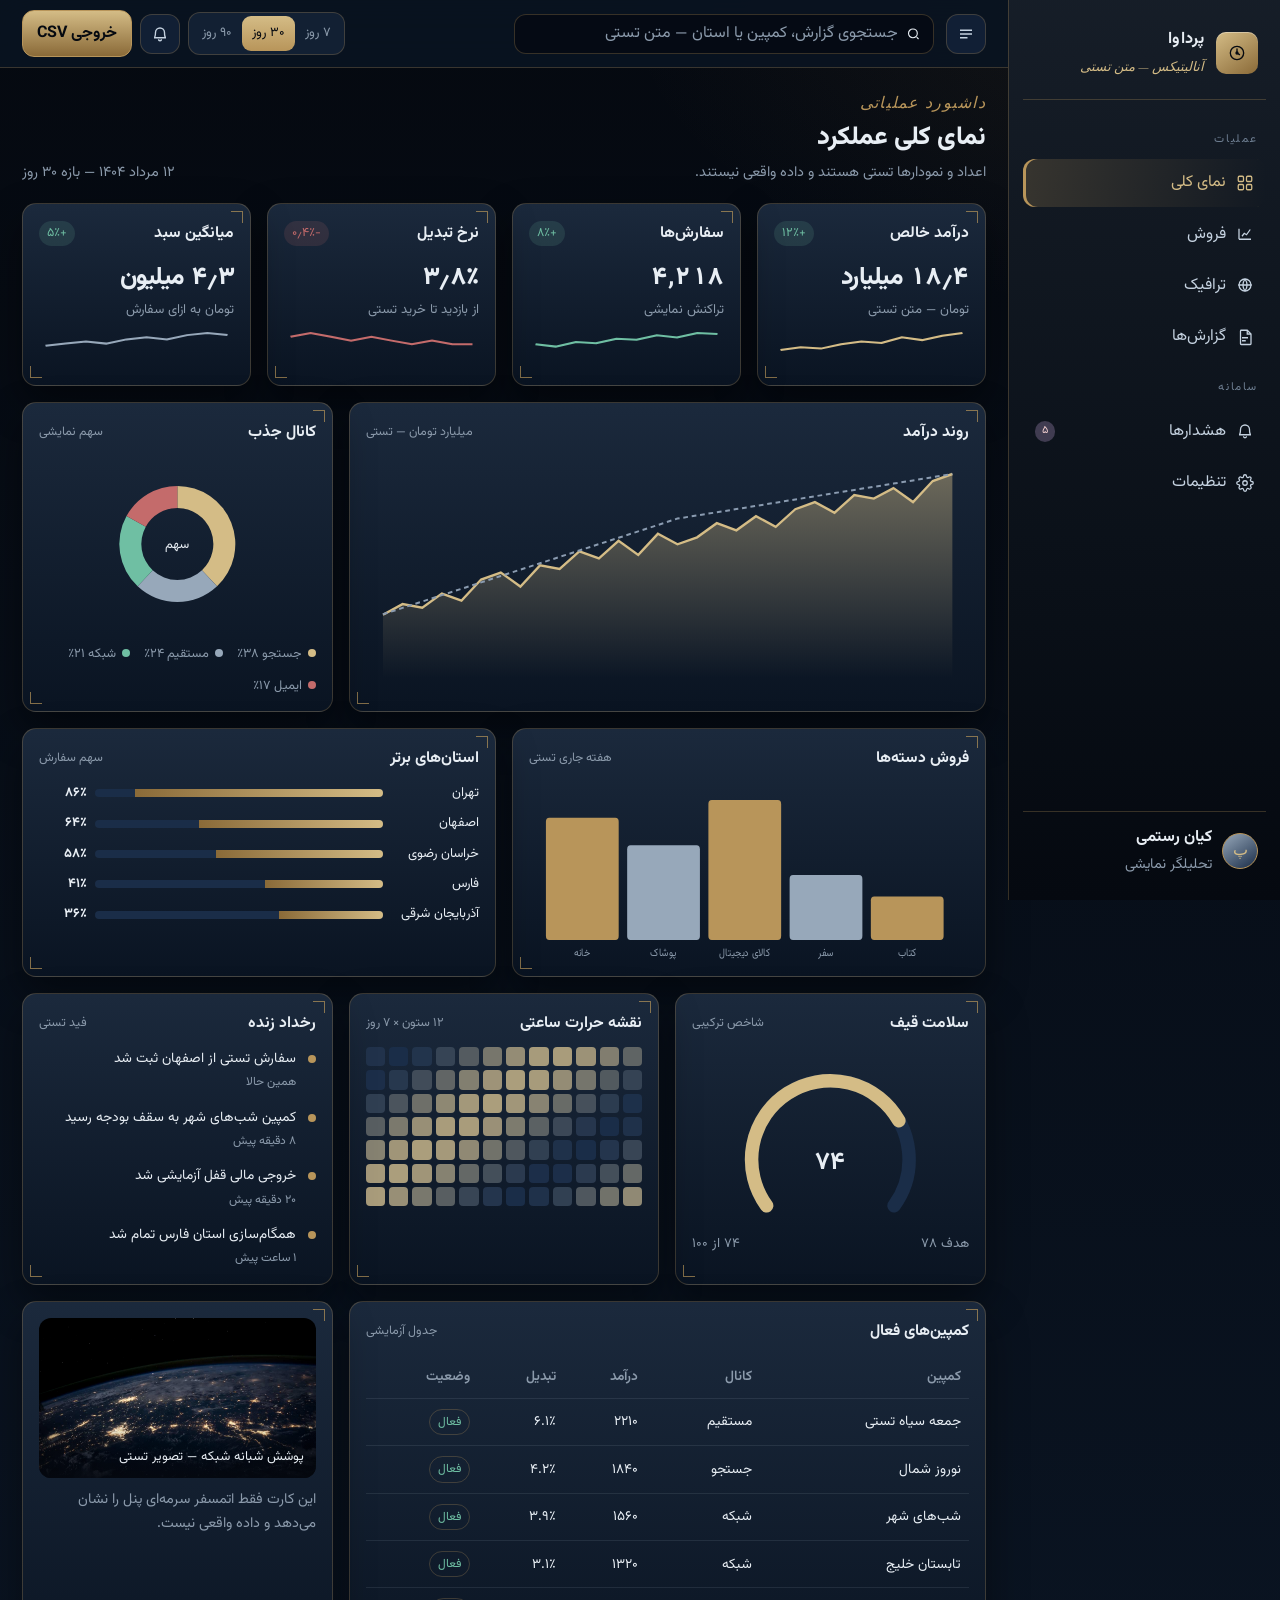
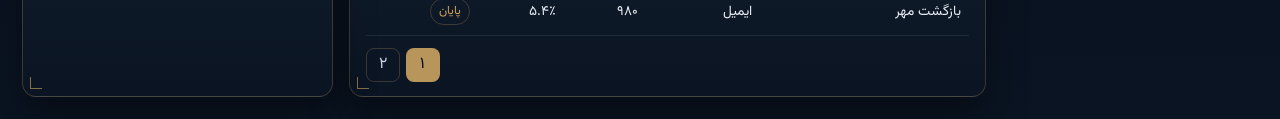
<file: pardava-dashboard/index.html>
<!DOCTYPE html>
<html lang="fa" dir="rtl">
<head>
  <meta charset="UTF-8">
  <meta name="viewport" content="width=device-width, initial-scale=1.0">
  <title>پرداوا | پنل تحلیل داده</title>
  <meta name="description" content="متن تستی: پنل تحلیل داده پرداوا با نمودار، شاخص و گزارش‌های نمایشی.">
  <link rel="preconnect" href="https://fonts.googleapis.com">
  <link rel="preconnect" href="https://fonts.gstatic.com" crossorigin>
  <link href="https://fonts.googleapis.com/css2?family=Vazirmatn:wght@400;500;600;700;800&family=Cormorant+Garamond:ital,wght@0,500;1,500&display=swap" rel="stylesheet">
  <link rel="stylesheet" href="assets/style.css">
</head>
<body>
  <div class="pardava-app" id="pardava-app">
    <aside class="pardava-sidebar" id="pardava-sidebar">
      <a class="pardava-brand" href="#pardava-view-overview" data-pardava-view="overview">
        <span class="pardava-brand__mark" aria-hidden="true">
          <svg width="20" height="20" viewBox="0 0 24 24" fill="none"><circle cx="12" cy="12" r="8" stroke="currentColor" stroke-width="1.6"/><path d="M12 7v5l3 2" stroke="currentColor" stroke-width="1.6" stroke-linecap="round"/><circle cx="12" cy="12" r="2" fill="currentColor"/></svg>
        </span>
        <span><b>پرداوا</b><small>آنالیتیکس — متن تستی</small></span>
      </a>
      <nav class="pardava-nav" id="pardava-nav" aria-label="منوی پنل">
        <p class="pardava-nav__group">عملیات</p>
        <button class="pardava-nav__btn is-active" type="button" data-pardava-view="overview">
          <svg viewBox="0 0 24 24" fill="none" stroke="currentColor" stroke-width="1.7"><rect x="3" y="3" width="7" height="7" rx="1.5"/><rect x="14" y="3" width="7" height="7" rx="1.5"/><rect x="3" y="14" width="7" height="7" rx="1.5"/><rect x="14" y="14" width="7" height="7" rx="1.5"/></svg>
          <span class="pardava-nav__label">نمای کلی</span>
        </button>
        <button class="pardava-nav__btn" type="button" data-pardava-view="sales">
          <svg viewBox="0 0 24 24" fill="none" stroke="currentColor" stroke-width="1.7"><path d="M4 19V5M4 19h16"/><path d="M8 15l3-4 3 2 5-7"/></svg>
          <span class="pardava-nav__label">فروش</span>
        </button>
        <button class="pardava-nav__btn" type="button" data-pardava-view="traffic">
          <svg viewBox="0 0 24 24" fill="none" stroke="currentColor" stroke-width="1.7"><circle cx="12" cy="12" r="8"/><path d="M3 12h18M12 4a14 14 0 010 16M12 4a14 14 0 000 16"/></svg>
          <span class="pardava-nav__label">ترافیک</span>
        </button>
        <button class="pardava-nav__btn" type="button" data-pardava-view="reports">
          <svg viewBox="0 0 24 24" fill="none" stroke="currentColor" stroke-width="1.7"><path d="M7 3h8l5 5v13a1 1 0 01-1 1H7a1 1 0 01-1-1V4a1 1 0 011-1z"/><path d="M15 3v5h5M8 13h8M8 17h5"/></svg>
          <span class="pardava-nav__label">گزارش‌ها</span>
        </button>
        <p class="pardava-nav__group">سامانه</p>
        <button class="pardava-nav__btn" type="button" data-pardava-view="alerts">
          <svg viewBox="0 0 24 24" fill="none" stroke="currentColor" stroke-width="1.7"><path d="M12 4a6 6 0 016 6c0 7 2 7 2 7H4s2 0 2-7a6 6 0 016-6z"/><path d="M10 19a2 2 0 004 0"/></svg>
          <span class="pardava-nav__label">هشدارها</span>
          <span class="pardava-nav__badge">۵</span>
        </button>
        <button class="pardava-nav__btn" type="button" data-pardava-view="settings">
          <svg viewBox="0 0 24 24" fill="none" stroke="currentColor" stroke-width="1.7"><circle cx="12" cy="12" r="3"/><path d="M19.4 15a1.7 1.7 0 00.3 1.8l.1.1a2 2 0 01-2.8 2.8l-.1-.1a1.7 1.7 0 00-1.8-.3 1.7 1.7 0 00-1 1.5V21a2 2 0 01-4 0v-.1a1.7 1.7 0 00-1-1.5 1.7 1.7 0 00-1.8.3l-.1.1a2 2 0 01-2.8-2.8l.1-.1a1.7 1.7 0 00.3-1.8 1.7 1.7 0 00-1.5-1H3a2 2 0 010-4h.1a1.7 1.7 0 001.5-1 1.7 1.7 0 00-.3-1.8l-.1-.1a2 2 0 012.8-2.8l.1.1a1.7 1.7 0 001.8.3H9a1.7 1.7 0 001-1.5V3a2 2 0 014 0v.1a1.7 1.7 0 001 1.5 1.7 1.7 0 001.8-.3l.1-.1a2 2 0 012.8 2.8l-.1.1a1.7 1.7 0 00-.3 1.8V9c.3.6.9 1 1.5 1H21a2 2 0 010 4h-.1a1.7 1.7 0 00-1.5 1z"/></svg>
          <span class="pardava-nav__label">تنظیمات</span>
        </button>
      </nav>
      <div class="pardava-sidefoot">
        <span class="pardava-avatar">پ</span>
        <span>
          <b>کیان رستمی</b><br>
          <small class="pardava-note">تحلیلگر نمایشی</small>
        </span>
      </div>
    </aside>

    <div class="pardava-shell">
      <header class="pardava-top">
        <button class="pardava-iconbtn" id="pardava-burger" type="button" aria-label="منو">
          <svg width="18" height="18" viewBox="0 0 24 24" fill="none" stroke="currentColor" stroke-width="1.8"><path d="M4 7h16M4 12h16M4 17h10"/></svg>
        </button>
        <label class="pardava-search">
          <svg width="16" height="16" viewBox="0 0 24 24" fill="none" stroke="currentColor" stroke-width="1.8"><circle cx="11" cy="11" r="7"/><path d="M20 20l-3-3"/></svg>
          <input id="pardava-search" type="search" placeholder="جستجوی گزارش، کمپین یا استان — متن تستی">
        </label>
        <div class="pardava-top__tools">
          <div class="pardava-period" id="pardava-period" role="group" aria-label="بازه زمانی">
            <button type="button" data-pardava-range="7">۷ روز</button>
            <button type="button" class="is-on" data-pardava-range="30">۳۰ روز</button>
            <button type="button" data-pardava-range="90">۹۰ روز</button>
          </div>
          <div class="pardava-bellwrap">
            <button class="pardava-iconbtn" id="pardava-bell" type="button" aria-label="اعلان‌ها">
              <svg width="18" height="18" viewBox="0 0 24 24" fill="none" stroke="currentColor" stroke-width="1.8"><path d="M12 4a6 6 0 016 6c0 7 2 7 2 7H4s2 0 2-7a6 6 0 016-6z"/><path d="M10 19a2 2 0 004 0"/></svg>
            </button>
            <div class="pardava-drop" id="pardava-bell-drop">
              <p class="pardava-note">اعلان‌های آزمایشی</p>
              <p>نرخ پرش از آستانه گذشت.</p>
              <p>پشتیبان‌گیری شبانه کامل شد.</p>
              <p>کمپین شمال ۲٪ رشد کرد.</p>
            </div>
          </div>
          <button class="pardava-btn pardava-btn--brass" id="pardava-export" type="button">خروجی CSV</button>
        </div>
      </header>

      <main class="pardava-main">
        <section class="pardava-view is-on" id="pardava-view-overview" data-pardava-title="نمای کلی">
          <div class="pardava-pagehead">
            <div>
              <p class="pardava-kicker">داشبورد عملیاتی</p>
              <h1 class="pardava-title">نمای کلی عملکرد</h1>
              <p class="pardava-note">اعداد و نمودارها تستی هستند و داده واقعی نیستند.</p>
            </div>
            <p class="pardava-note" id="pardava-clock">۱۲ مرداد ۱۴۰۴ — بازه ۳۰ روز</p>
          </div>
          <div class="pardava-grid">
            <article class="pardava-card pardava-kpi pardava-span-3">
              <div class="pardava-card__head"><h3>درآمد خالص</h3><span class="pardava-delta is-up" id="pardava-d1">+۱۲٪</span></div>
              <b id="pardava-k1">۱۸٫۴ میلیارد</b>
              <p>تومان — متن تستی</p>
              <svg class="pardava-spark" id="pardava-sp1" viewBox="0 0 120 42" preserveAspectRatio="none"></svg>
            </article>
            <article class="pardava-card pardava-kpi pardava-span-3">
              <div class="pardava-card__head"><h3>سفارش‌ها</h3><span class="pardava-delta is-up" id="pardava-d2">+۸٪</span></div>
              <b id="pardava-k2">۴٬۲۱۸</b>
              <p>تراکنش نمایشی</p>
              <svg class="pardava-spark" id="pardava-sp2" viewBox="0 0 120 42" preserveAspectRatio="none"></svg>
            </article>
            <article class="pardava-card pardava-kpi pardava-span-3">
              <div class="pardava-card__head"><h3>نرخ تبدیل</h3><span class="pardava-delta is-down" id="pardava-d3">−۰٫۴٪</span></div>
              <b id="pardava-k3">۳٫۸٪</b>
              <p>از بازدید تا خرید تستی</p>
              <svg class="pardava-spark" id="pardava-sp3" viewBox="0 0 120 42" preserveAspectRatio="none"></svg>
            </article>
            <article class="pardava-card pardava-kpi pardava-span-3">
              <div class="pardava-card__head"><h3>میانگین سبد</h3><span class="pardava-delta is-up" id="pardava-d4">+۵٪</span></div>
              <b id="pardava-k4">۴٫۳ میلیون</b>
              <p>تومان به ازای سفارش</p>
              <svg class="pardava-spark" id="pardava-sp4" viewBox="0 0 120 42" preserveAspectRatio="none"></svg>
            </article>

            <article class="pardava-card pardava-span-8">
              <div class="pardava-card__head"><h3>روند درآمد</h3><span>میلیارد تومان — تستی</span></div>
              <svg class="pardava-chart" id="pardava-area" viewBox="0 0 640 240" preserveAspectRatio="none"></svg>
            </article>
            <article class="pardava-card pardava-span-4">
              <div class="pardava-card__head"><h3>کانال جذب</h3><span>سهم نمایشی</span></div>
              <svg class="pardava-chart pardava-chart--sm" id="pardava-donut" viewBox="0 0 220 180"></svg>
              <div class="pardava-legend" id="pardava-donut-leg"></div>
            </article>

            <article class="pardava-card pardava-span-6">
              <div class="pardava-card__head"><h3>فروش دسته‌ها</h3><span>هفته جاری تستی</span></div>
              <svg class="pardava-chart pardava-chart--sm" id="pardava-bars" viewBox="0 0 520 180" preserveAspectRatio="none"></svg>
            </article>
            <article class="pardava-card pardava-span-6">
              <div class="pardava-card__head"><h3>استان‌های برتر</h3><span>سهم سفارش</span></div>
              <div id="pardava-regions"></div>
            </article>

            <article class="pardava-card pardava-span-4">
              <div class="pardava-card__head"><h3>سلامت قیف</h3><span>شاخص ترکیبی</span></div>
              <svg class="pardava-chart pardava-chart--sm" id="pardava-gauge" viewBox="0 0 220 160"></svg>
              <p class="pardava-statline"><span>هدف ۷۸</span><span id="pardava-gauge-val">۷۴ از ۱۰۰</span></p>
            </article>
            <article class="pardava-card pardava-span-4">
              <div class="pardava-card__head"><h3>نقشه حرارت ساعتی</h3><span>۱۲ ستون × ۷ روز</span></div>
              <div class="pardava-heat" id="pardava-heat"></div>
            </article>
            <article class="pardava-card pardava-span-4">
              <div class="pardava-card__head"><h3>رخداد زنده</h3><span>فید تستی</span></div>
              <div class="pardava-feed" id="pardava-feed"></div>
            </article>

            <article class="pardava-card pardava-span-8">
              <div class="pardava-card__head"><h3>کمپین‌های فعال</h3><span>جدول آزمایشی</span></div>
              <div class="pardava-tablewrap">
                <table class="pardava-table" id="pardava-table">
                  <thead>
                    <tr>
                      <th data-pardava-sort="name">کمپین</th>
                      <th data-pardava-sort="ch">کانال</th>
                      <th data-pardava-sort="rev">درآمد</th>
                      <th data-pardava-sort="cvr">تبدیل</th>
                      <th>وضعیت</th>
                    </tr>
                  </thead>
                  <tbody></tbody>
                </table>
              </div>
              <div class="pardava-pager" id="pardava-pager"></div>
            </article>
            <article class="pardava-card pardava-span-4">
              <figure class="pardava-media">
                <img src="assets/images/navy.jpg" alt="نمای شب زمین از مدار — تصویر تزئینی پنل" width="1100" height="732">
                <figcaption>پوشش شبانه شبکه — تصویر تستی</figcaption>
              </figure>
              <p class="pardava-note" style="margin-top:10px">این کارت فقط اتمسفر سرمه‌ای پنل را نشان می‌دهد و داده واقعی نیست.</p>
            </article>
          </div>
        </section>

        <section class="pardava-view" id="pardava-view-sales" data-pardava-title="فروش">
          <div class="pardava-pagehead">
            <div>
              <p class="pardava-kicker">تحلیل درآمد</p>
              <h1 class="pardava-title">فروش و قیف</h1>
              <p class="pardava-note">مقایسه هدف و تحقق — متن آزمایشی.</p>
            </div>
          </div>
          <div class="pardava-grid">
            <article class="pardava-card pardava-kpi pardava-span-4"><h3>تحقق هدف</h3><b>۹۲٪</b><p>از بودجه فصل تستی</p></article>
            <article class="pardava-card pardava-kpi pardava-span-4"><h3>بازگشت کالا</h3><b>۱٫۶٪</b><p>پایین‌تر از آستانه</p></article>
            <article class="pardava-card pardava-kpi pardava-span-4"><h3>مشتری تکراری</h3><b>۴۱٪</b><p>سفارش دوم به بعد</p></article>
            <article class="pardava-card pardava-span-8">
              <div class="pardava-card__head"><h3>هدف در برابر تحقق</h3><span>دو سری تستی</span></div>
              <svg class="pardava-chart" id="pardava-dual" viewBox="0 0 640 240" preserveAspectRatio="none"></svg>
            </article>
            <article class="pardava-card pardava-span-4">
              <div class="pardava-card__head"><h3>قیف فروش</h3><span>مرحله به مرحله</span></div>
              <ul class="pardava-funnel">
                <li><span>بازدید</span><b>۱۲۴ هزار</b></li>
                <li><span>سبد</span><b>۱۸٫۲ هزار</b></li>
                <li><span>پرداخت</span><b>۵٫۱ هزار</b></li>
                <li><span>تحویل</span><b>۴٫۸ هزار</b></li>
              </ul>
            </article>
            <article class="pardava-card pardava-span-6">
              <figure class="pardava-media" style="height:220px">
                <img src="assets/images/city.jpg" alt="نمای معماری شهری — تصویر تزئینی" width="800" height="533">
                <figcaption>تمرکز فروش شهری — تصویر تستی</figcaption>
              </figure>
            </article>
            <article class="pardava-card pardava-span-6">
              <figure class="pardava-media" style="height:220px">
                <img src="assets/images/map.jpg" alt="نقشه چوبی جهان — تصویر تزئینی" width="800" height="546">
                <figcaption>پراکندگی نمایشی بازار — تصویر تستی</figcaption>
              </figure>
            </article>
          </div>
        </section>

        <section class="pardava-view" id="pardava-view-traffic" data-pardava-title="ترافیک">
          <div class="pardava-pagehead">
            <div>
              <p class="pardava-kicker">ورود کاربران</p>
              <h1 class="pardava-title">ترافیک و منابع</h1>
              <p class="pardava-note">منابع، دستگاه و صفحات — داده ساختگی.</p>
            </div>
          </div>
          <div class="pardava-grid">
            <article class="pardava-card pardava-kpi pardava-span-3"><h3>جلسه</h3><b>۸۶٬۴۲۰</b><p>بازدید یکتا تستی</p></article>
            <article class="pardava-card pardava-kpi pardava-span-3"><h3>نرخ پرش</h3><b>۳۴٪</b><p>آستانه ۴۰٪</p></article>
            <article class="pardava-card pardava-kpi pardava-span-3"><h3>زمان در صفحه</h3><b>۲:۱۸</b><p>دقیقه میانگین</p></article>
            <article class="pardava-card pardava-kpi pardava-span-3"><h3>صفحات / جلسه</h3><b>۳٫۴</b><p>عمق پیمایش</p></article>
            <article class="pardava-card pardava-span-8">
              <div class="pardava-card__head"><h3>ترافیک ساعتی</h3><span>۲۴ ساعت گذشته</span></div>
              <svg class="pardava-chart" id="pardava-hourly" viewBox="0 0 640 240" preserveAspectRatio="none"></svg>
            </article>
            <article class="pardava-card pardava-span-4">
              <div class="pardava-card__head"><h3>دستگاه</h3><span>سهم جلسه</span></div>
              <div id="pardava-devices"></div>
            </article>
            <article class="pardava-card pardava-span-12">
              <div class="pardava-card__head"><h3>صفحات پربازدید</h3><span>ده ردیف تستی</span></div>
              <div class="pardava-tablewrap">
                <table class="pardava-table" id="pardava-pages">
                  <thead><tr><th>مسیر</th><th>جلسه</th><th>پرش</th><th>تبدیل</th></tr></thead>
                  <tbody></tbody>
                </table>
              </div>
            </article>
          </div>
        </section>

        <section class="pardava-view" id="pardava-view-reports" data-pardava-title="گزارش‌ها">
          <div class="pardava-pagehead">
            <div>
              <p class="pardava-kicker">آرشیو</p>
              <h1 class="pardava-title">گزارش‌های قابل خروجی</h1>
              <p class="pardava-note">فیلتر و صفحه‌بندی آزمایشی.</p>
            </div>
            <button class="pardava-btn" id="pardava-print" type="button">چاپ نما</button>
          </div>
          <div class="pardava-grid">
            <article class="pardava-card pardava-span-12">
              <div class="pardava-card__head">
                <h3>فهرست گزارش</h3>
                <select id="pardava-report-kind">
                  <option value="all">همه انواع</option>
                  <option value="sales">فروش</option>
                  <option value="ops">عملیات</option>
                  <option value="risk">ریسک</option>
                </select>
              </div>
              <div class="pardava-tablewrap">
                <table class="pardava-table" id="pardava-reports">
                  <thead><tr><th>عنوان</th><th>نوع</th><th>بازه</th><th>مالک</th><th>وضعیت</th></tr></thead>
                  <tbody></tbody>
                </table>
              </div>
            </article>
          </div>
        </section>

        <section class="pardava-view" id="pardava-view-alerts" data-pardava-title="هشدارها">
          <div class="pardava-pagehead">
            <div>
              <p class="pardava-kicker">پایش</p>
              <h1 class="pardava-title">هشدارها و آستانه‌ها</h1>
              <p class="pardava-note">پنج رخداد ساختگی برای نمایش شدت.</p>
            </div>
          </div>
          <div class="pardava-grid">
            <article class="pardava-card pardava-span-8" id="pardava-alert-list"></article>
            <article class="pardava-card pardava-span-4">
              <div class="pardava-card__head"><h3>توزیع شدت</h3><span>۳۰ روز</span></div>
              <svg class="pardava-chart pardava-chart--sm" id="pardava-alert-bars" viewBox="0 0 280 180" preserveAspectRatio="none"></svg>
              <figure class="pardava-media" style="margin-top:12px;height:120px">
                <img src="assets/images/texture.jpg" alt="بافت فلزی تیره — تصویر تزئینی" width="800" height="533">
                <figcaption>بافت استیل آنتیک — تستی</figcaption>
              </figure>
            </article>
          </div>
        </section>

        <section class="pardava-view" id="pardava-view-settings" data-pardava-title="تنظیمات">
          <div class="pardava-pagehead">
            <div>
              <p class="pardava-kicker">پیکربندی نمایشی</p>
              <h1 class="pardava-title">تنظیمات پنل</h1>
              <p class="pardava-note">فرم ذخیره نمی‌شود؛ فقط ساختار قالب است.</p>
            </div>
          </div>
          <div class="pardava-grid">
            <article class="pardava-card pardava-span-6">
              <form class="pardava-form" id="pardava-form">
                <div class="pardava-field">
                  <label for="pardava-org">نام سازمان</label>
                  <input id="pardava-org" value="گالری داده پرداوا — تستی">
                </div>
                <div class="pardava-field">
                  <label for="pardava-tz">منطقه زمانی</label>
                  <select id="pardava-tz">
                    <option>تهران (UTC+۳:۳۰)</option>
                    <option>دبی (UTC+۴)</option>
                  </select>
                </div>
                <div class="pardava-field">
                  <label for="pardava-mail">ایمیل گزارش</label>
                  <input id="pardava-mail" value="ops@pardava.test">
                </div>
                <button class="pardava-btn pardava-btn--brass" type="submit">ذخیره آزمایشی</button>
              </form>
            </article>
            <article class="pardava-card pardava-span-6">
              <div class="pardava-switch"><span>اعلان نرخ پرش</span><button class="pardava-toggle is-on" type="button" data-pardava-toggle></button></div>
              <div class="pardava-switch"><span>خلاصه روزانه ایمیل</span><button class="pardava-toggle is-on" type="button" data-pardava-toggle></button></div>
              <div class="pardava-switch"><span>حالت فشرده جدول</span><button class="pardava-toggle" type="button" data-pardava-toggle></button></div>
              <div class="pardava-switch"><span>قفل خروجی مالی</span><button class="pardava-toggle" type="button" data-pardava-toggle></button></div>
              <figure class="pardava-media" style="margin-top:16px;height:140px">
                <img src="assets/images/steel.jpg" alt="بافت استیل برس‌خورده — تصویر تزئینی" width="800" height="533">
                <figcaption>استیل آنتیک پنل — تصویر تستی</figcaption>
              </figure>
            </article>
          </div>
        </section>
      </main>
    </div>
  </div>
  <div class="pardava-scrim" id="pardava-scrim"></div>
  <div class="pardava-toast" id="pardava-toast" role="status"></div>
  <script src="assets/scripts.js"></script>
</body>
</html>
</file>
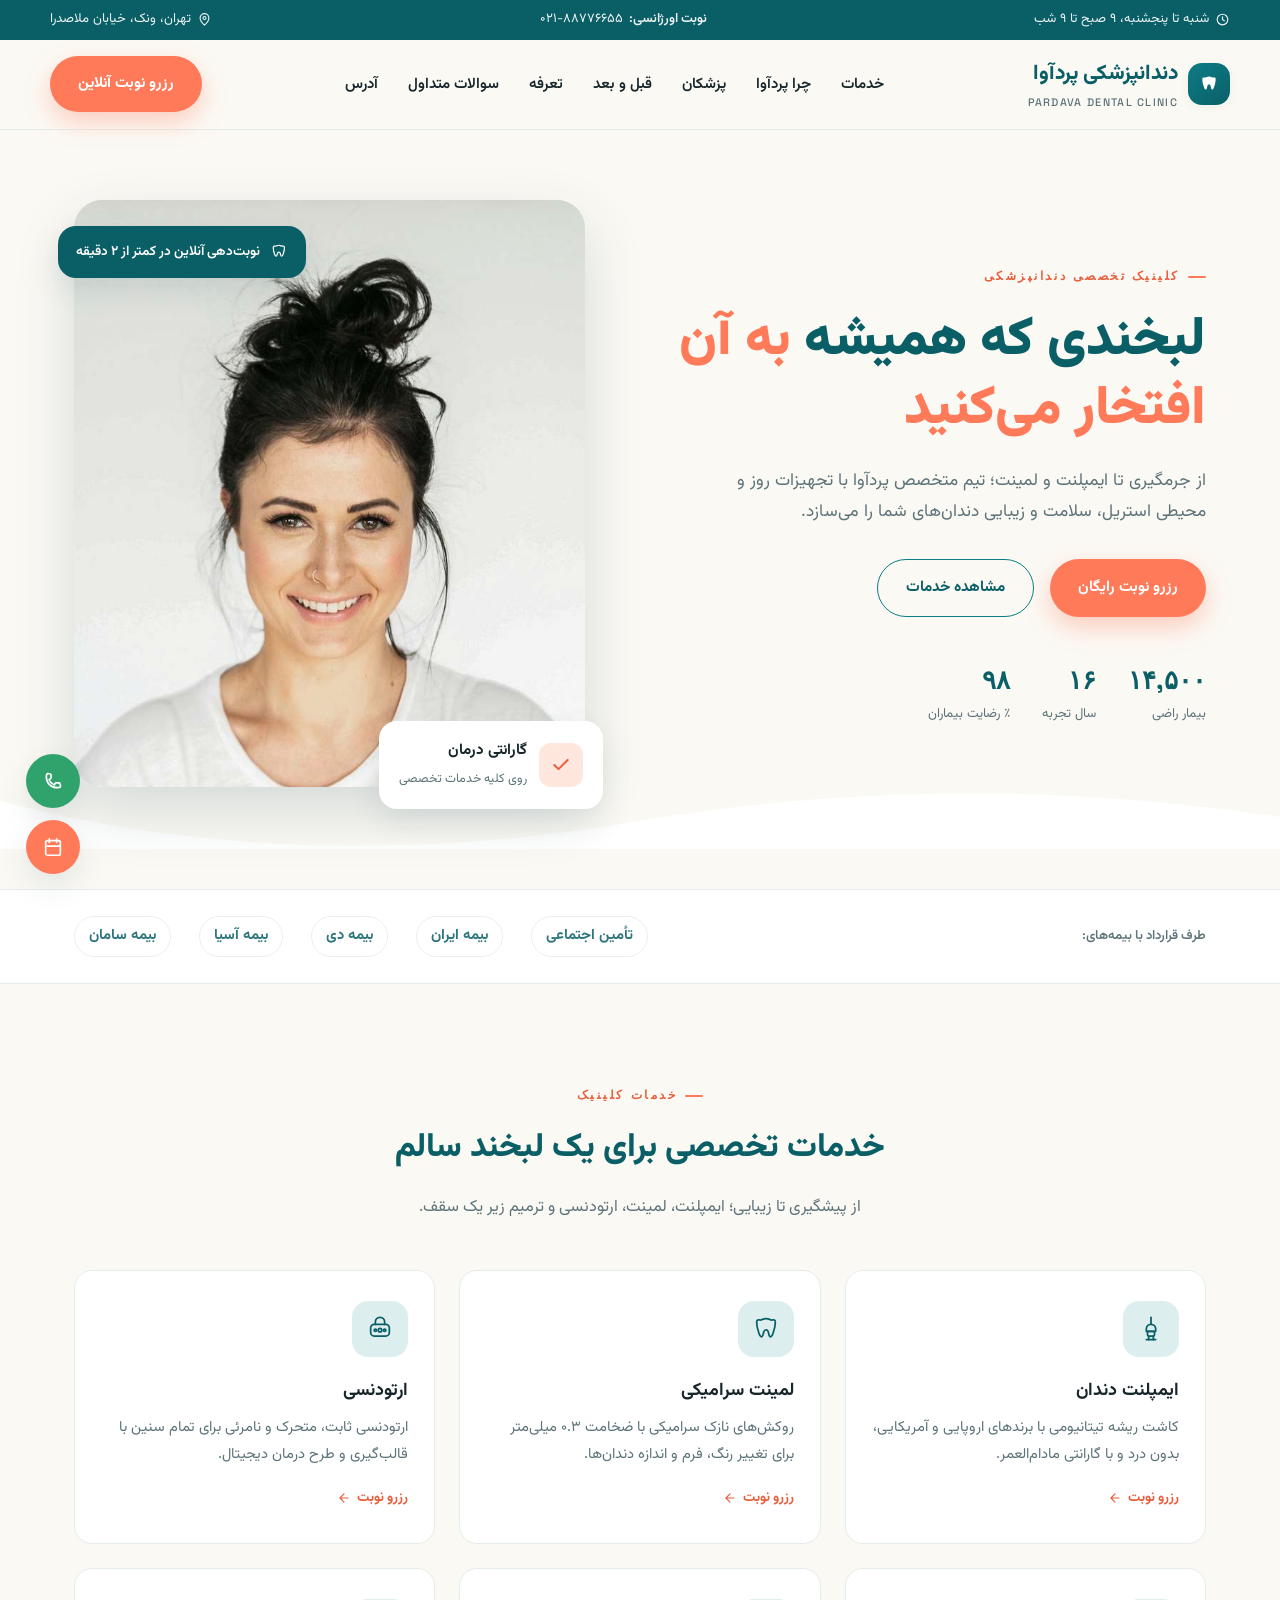
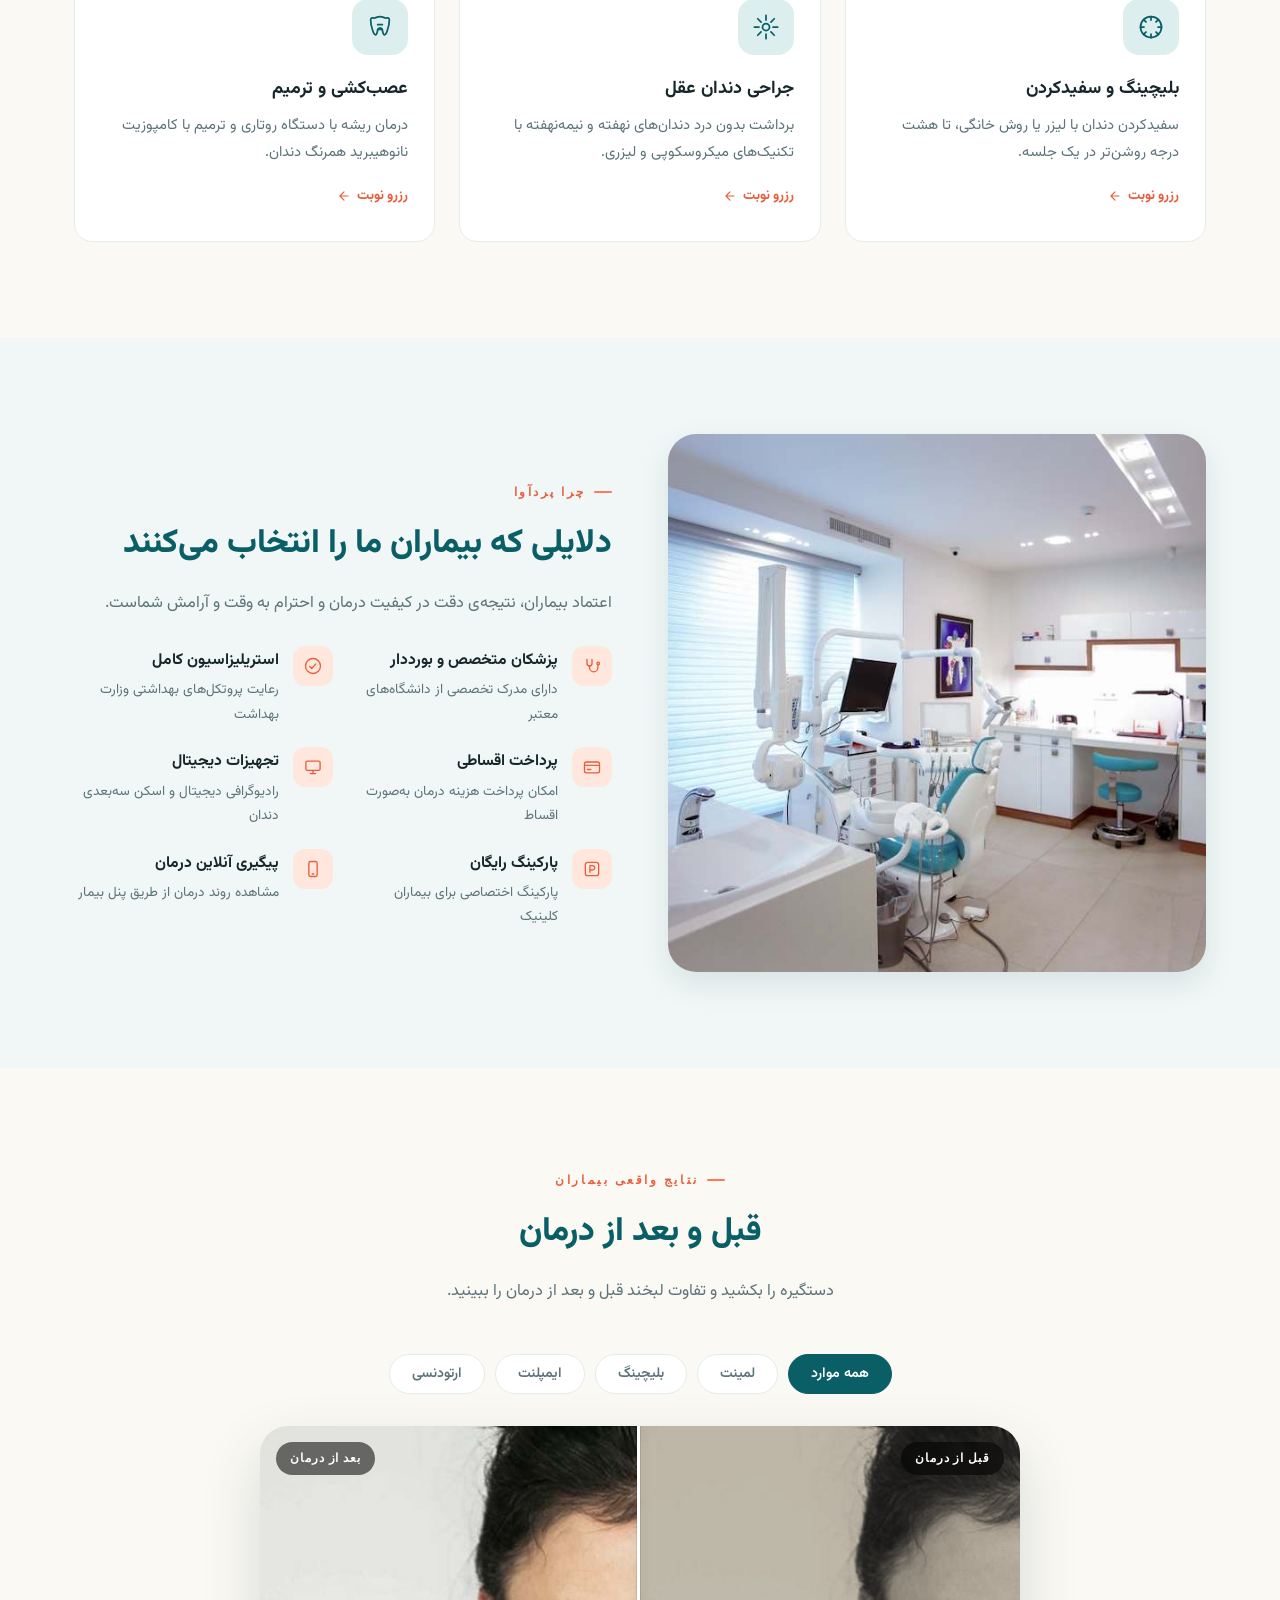
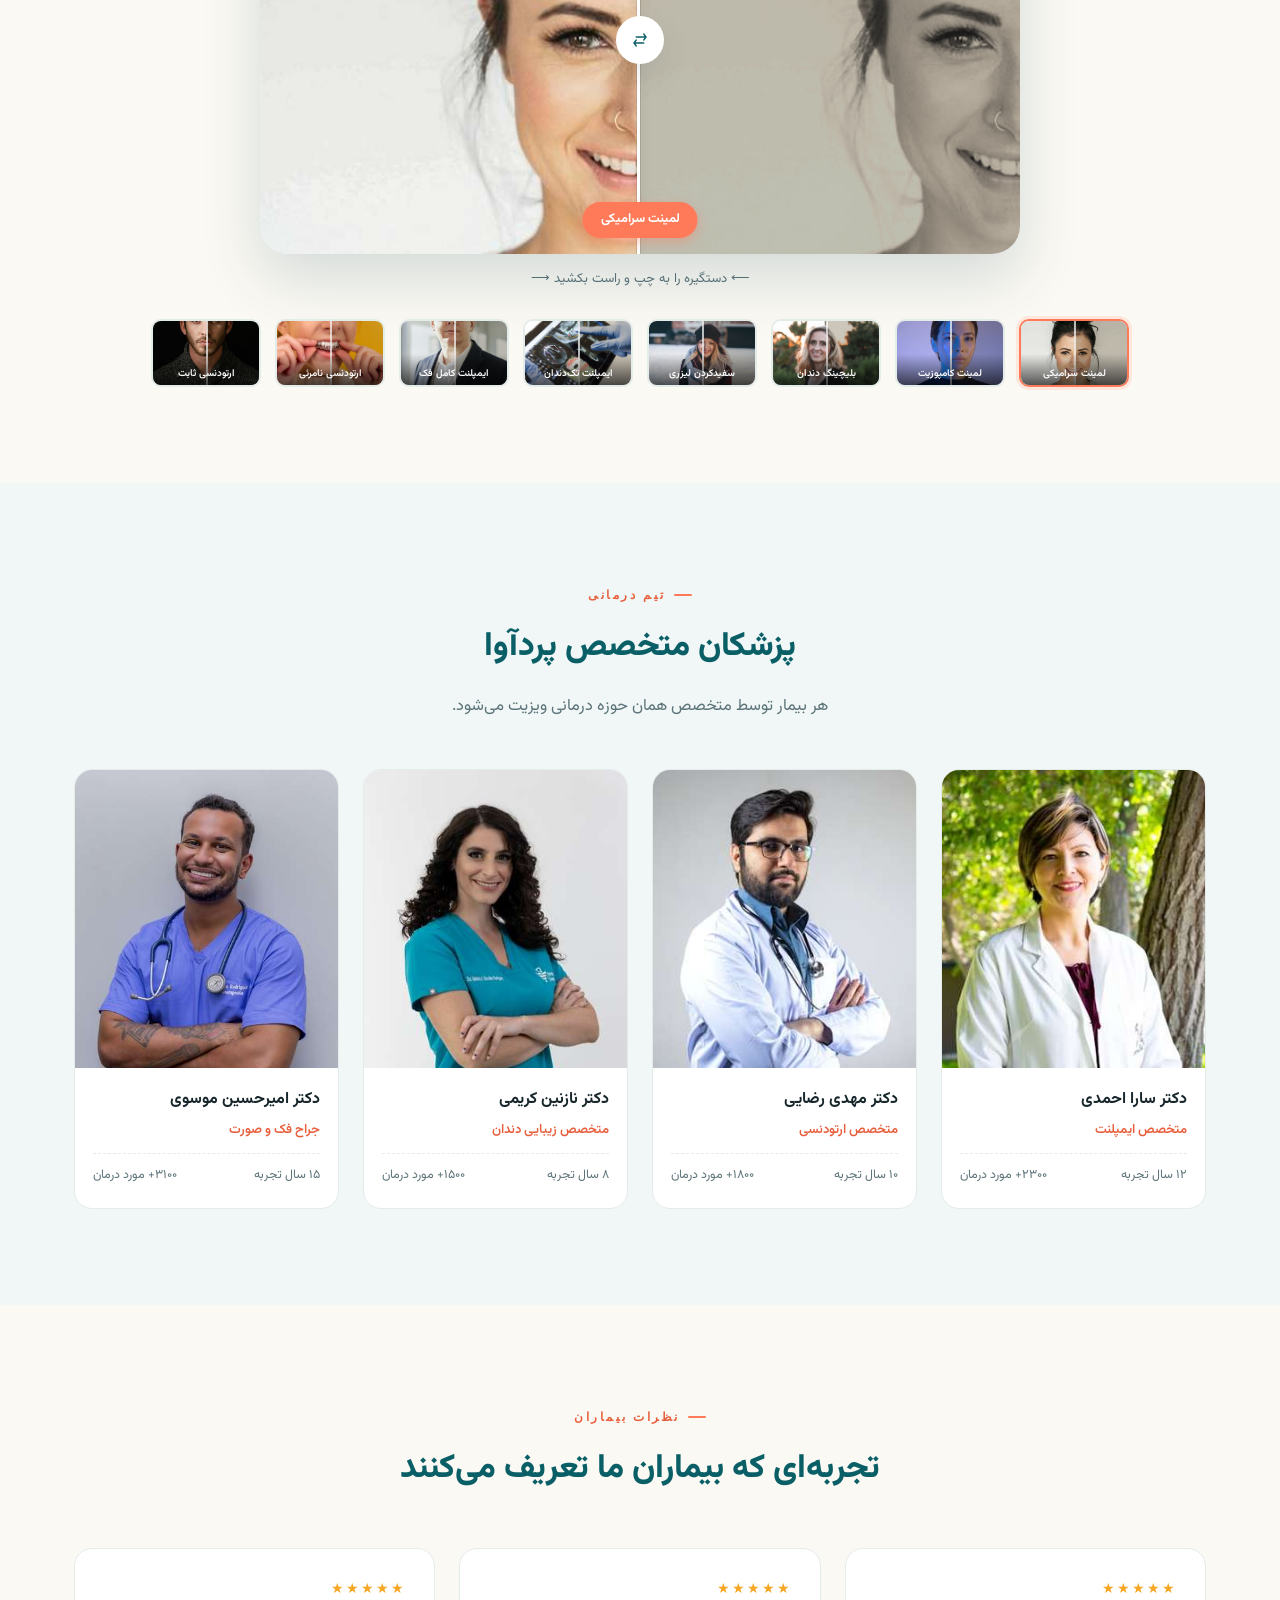
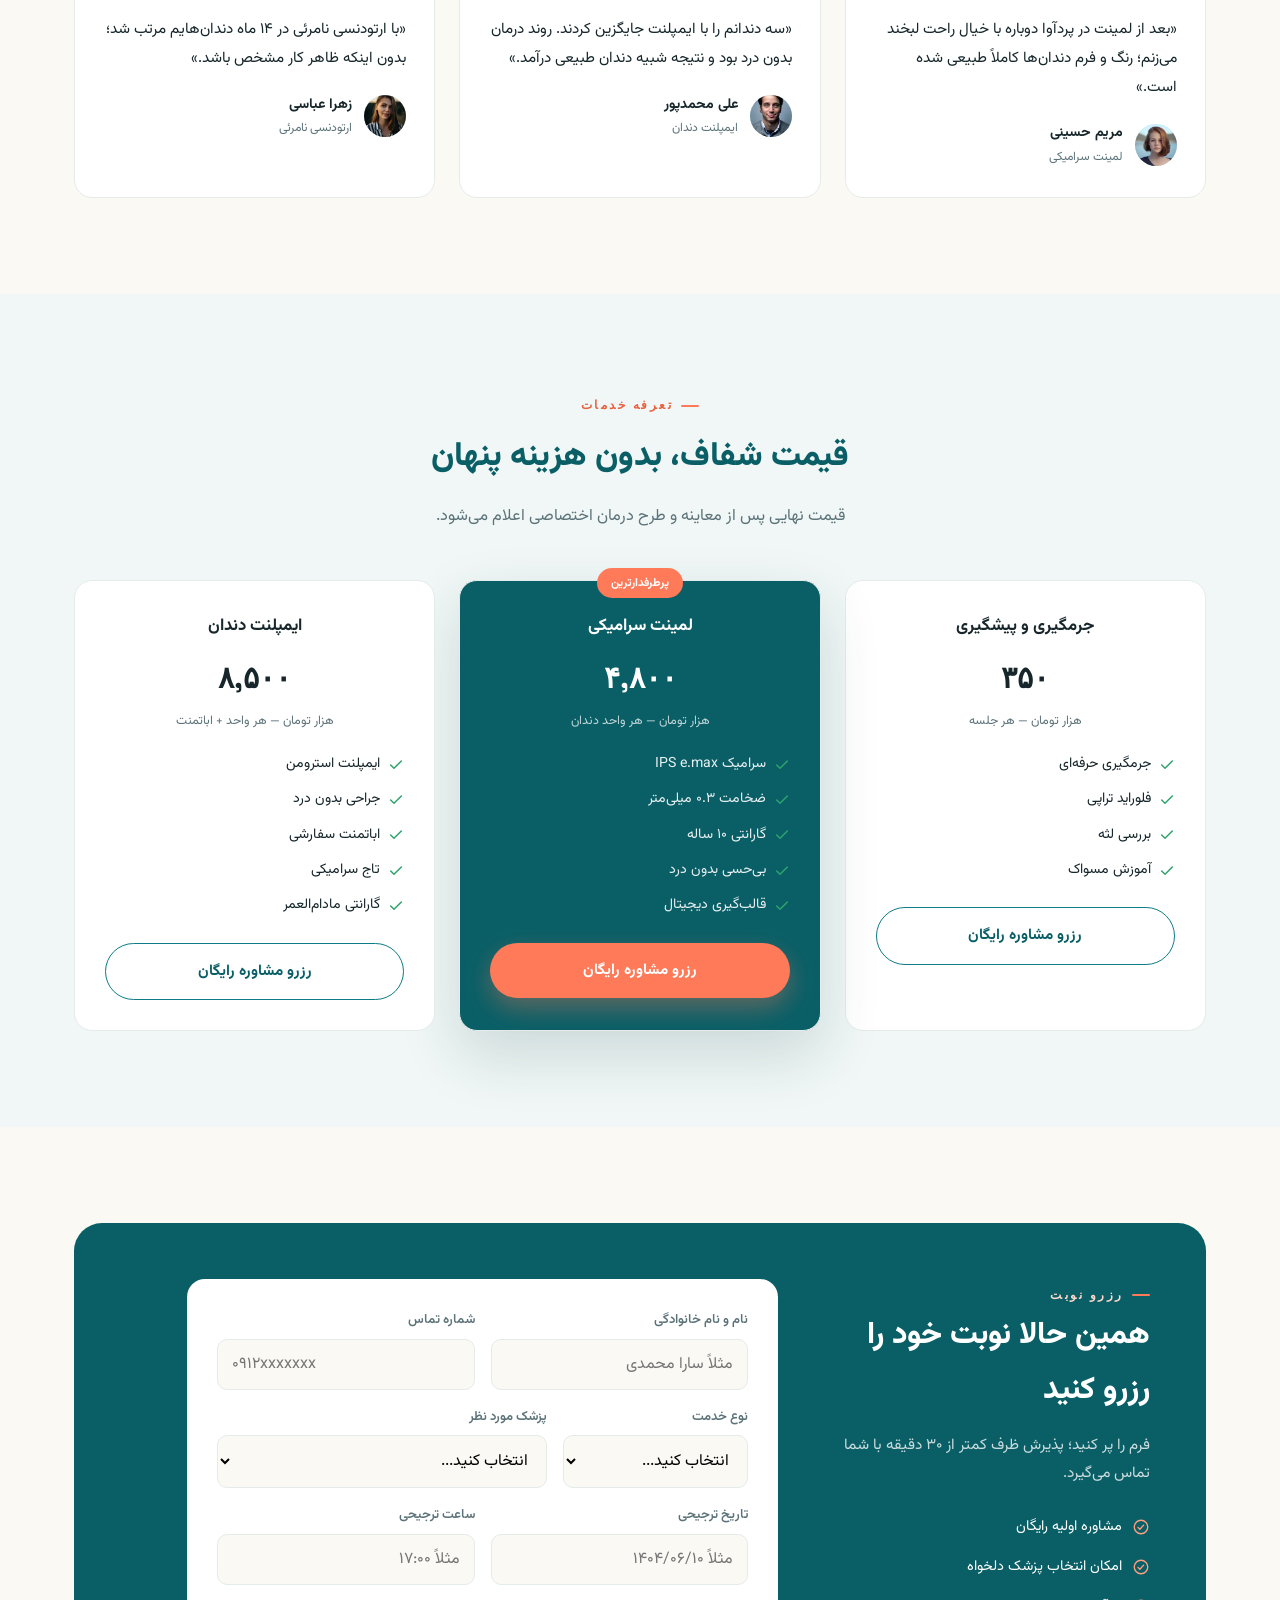
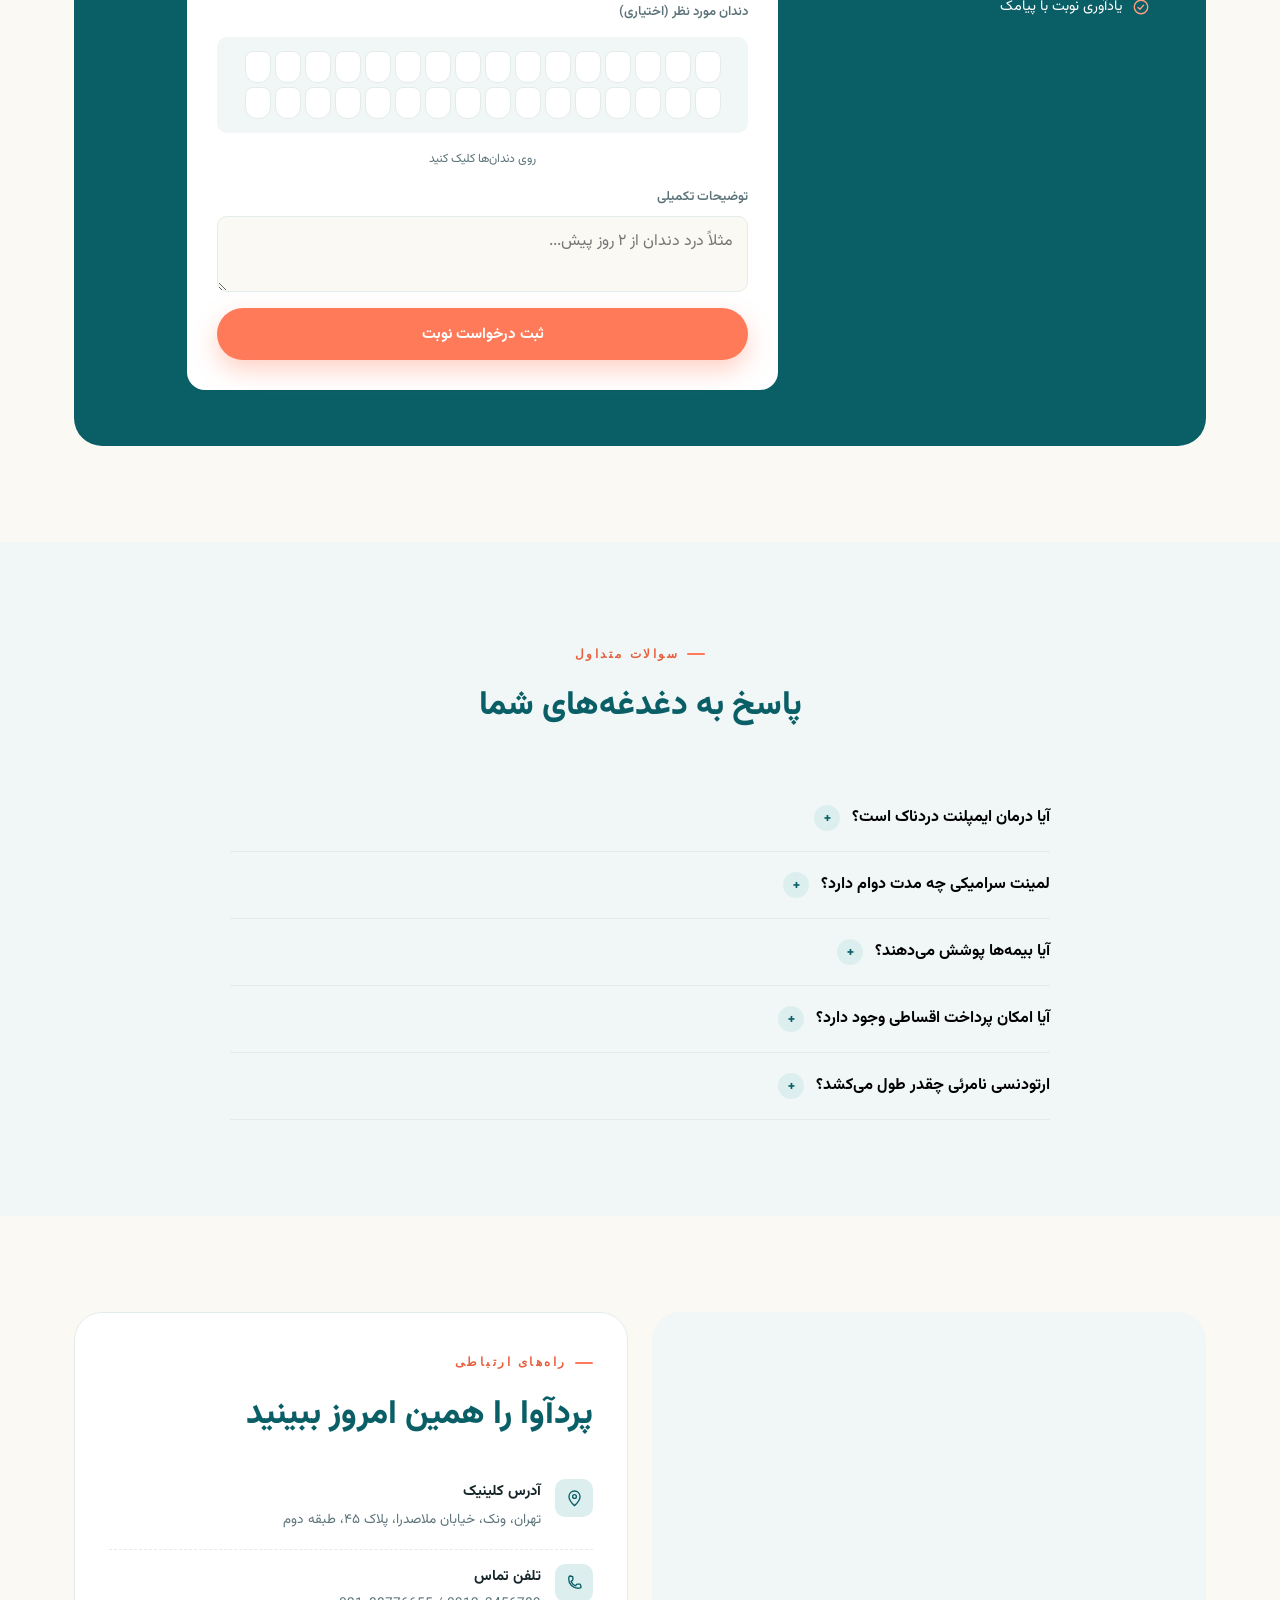
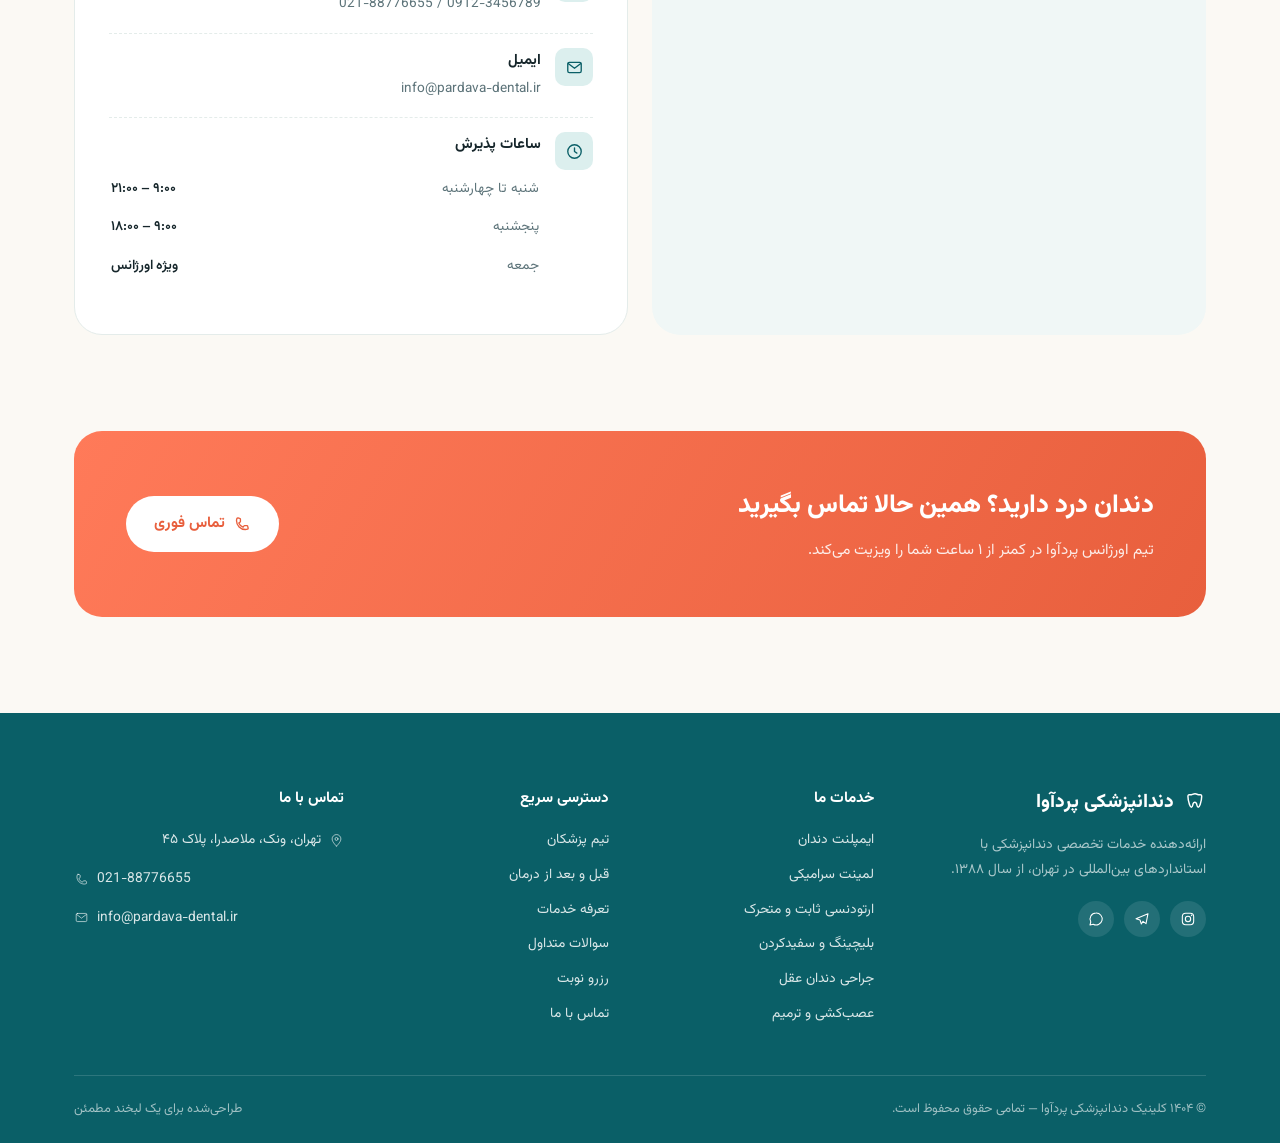
<file: pardava-dental/index.html>
<!DOCTYPE html>
<html lang="fa" dir="rtl">
<head>
  <meta charset="UTF-8">
  <meta name="viewport" content="width=device-width, initial-scale=1.0">
  <title>دندانپزشکی پردآوا | لبخندی که به آن افتخار می‌کنید</title>
  <meta name="description" content="کلینیک تخصصی دندانپزشکی پردآوا؛ ایمپلنت، ارتودنسی، لمینت و زیبایی با تجهیزات روز و پزشکان متخصص.">
  <link rel="preconnect" href="https://fonts.googleapis.com">
  <link rel="preconnect" href="https://fonts.gstatic.com" crossorigin>
  <link href="https://fonts.googleapis.com/css2?family=Vazirmatn:wght@400;500;600;700;800;900&family=Space+Grotesk:wght@500;600;700&display=swap" rel="stylesheet">
  <link rel="stylesheet" href="assets/style.css">
</head>
<body>

  <div class="pardava-topbar">
    <div class="pardava-container pardava-topbar__inner">
      <div class="pardava-topbar__item">
        <svg width="15" height="15" viewBox="0 0 24 24" fill="none" stroke="#fff" stroke-width="1.8" stroke-linecap="round" stroke-linejoin="round"><circle cx="12" cy="12" r="8.5"/><path d="M12 7.5V12l3 2"/></svg>
        <span>شنبه تا پنجشنبه، ۹ صبح تا ۹ شب</span>
      </div>
      <div class="pardava-topbar__item">
        <strong>نوبت اورژانسی:</strong>
        <span dir="ltr">۰۲۱-۸۸۷۷۶۶۵۵</span>
      </div>
      <div class="pardava-topbar__item">
        <svg width="15" height="15" viewBox="0 0 24 24" fill="none" stroke="#fff" stroke-width="1.8" stroke-linecap="round" stroke-linejoin="round"><path d="M12 21s7-6.2 7-11.5A7 7 0 0 0 5 9.5C5 14.8 12 21 12 21z"/><circle cx="12" cy="9.5" r="2.4"/></svg>
        <span>تهران، ونک، خیابان ملاصدرا</span>
      </div>
    </div>
  </div>

  <header class="pardava-header">
    <div class="pardava-container pardava-header__inner">
      <a href="#pardava-hero" class="pardava-logo">
        <span class="pardava-logo__mark">
          <svg width="20" height="20" viewBox="0 0 24 24" fill="none" aria-hidden="true"><path d="M12 3c-2.2 0-3.6 1.3-4.8 1.3C5.8 4.3 4 3.5 4 6.2c0 3 .9 6.4 1.8 9 .6 1.8 1.1 3.5 2.3 3.5 1.4 0 1.4-2.3 2-4.4.3-1 .6-1.6 1.9-1.6s1.6.6 1.9 1.6c.6 2.1.6 4.4 2 4.4 1.2 0 1.7-1.7 2.3-3.5.9-2.6 1.8-6 1.8-9 0-2.7-1.8-1.9-3.2-1.9C15.6 4.3 14.2 3 12 3z" fill="white"/></svg>
        </span>
        <span>
          دندانپزشکی پردآوا
          <small class="pardava-logo__sub">PARDAVA DENTAL CLINIC</small>
        </span>
      </a>
      <nav class="pardava-nav" id="pardava-nav" aria-label="منوی اصلی">
        <a class="pardava-nav__link" href="#pardava-services">خدمات</a>
        <a class="pardava-nav__link" href="#pardava-why">چرا پردآوا</a>
        <a class="pardava-nav__link" href="#pardava-doctors">پزشکان</a>
        <a class="pardava-nav__link" href="#pardava-gallery">قبل و بعد</a>
        <a class="pardava-nav__link" href="#pardava-pricing">تعرفه</a>
        <a class="pardava-nav__link" href="#pardava-faq">سوالات متداول</a>
        <a class="pardava-nav__link" href="#pardava-location">آدرس</a>
      </nav>
      <div class="pardava-header__actions">
        <a href="#pardava-booking" class="pardava-btn pardava-btn-primary">رزرو نوبت آنلاین</a>
        <button class="pardava-burger" id="pardava-burger" type="button" aria-expanded="false" aria-controls="pardava-nav" aria-label="باز کردن منو"><span></span><span></span><span></span></button>
      </div>
    </div>
  </header>

  <section class="pardava-hero" id="pardava-hero">
    <div class="pardava-container pardava-hero__grid">
      <div class="pardava-hero__content">
        <span class="pardava-eyebrow">کلینیک تخصصی دندانپزشکی</span>
        <h1 class="pardava-hero__title">لبخندی که همیشه <em>به آن افتخار می‌کنید</em></h1>
        <p class="pardava-hero__desc">از جرمگیری تا ایمپلنت و لمینت؛ تیم متخصص پردآوا با تجهیزات روز و محیطی استریل، سلامت و زیبایی دندان‌های شما را می‌سازد.</p>
        <div class="pardava-hero__actions">
          <a href="#pardava-booking" class="pardava-btn pardava-btn-primary">رزرو نوبت رایگان</a>
          <a href="#pardava-services" class="pardava-btn pardava-btn-outline">مشاهده خدمات</a>
        </div>
        <div class="pardava-hero__stats">
          <div class="pardava-stat"><div class="pardava-stat__num" data-pardava-counter="14500">۰</div><div class="pardava-stat__label">بیمار راضی</div></div>
          <div class="pardava-stat"><div class="pardava-stat__num" data-pardava-counter="16">۰</div><div class="pardava-stat__label">سال تجربه</div></div>
          <div class="pardava-stat"><div class="pardava-stat__num" data-pardava-counter="98">۰</div><div class="pardava-stat__label">٪ رضایت بیماران</div></div>
        </div>
      </div>
      <div class="pardava-hero__visual">
        <div class="pardava-hero__float">
          <svg width="18" height="18" viewBox="0 0 24 24" fill="none" stroke="#fff" stroke-width="1.6" stroke-linecap="round" stroke-linejoin="round" aria-hidden="true"><path d="M12 3c-2 0-3.3 1.2-4.6 1.2C6 4.2 4.3 3.5 4.3 6c0 2.8.8 6 1.6 8.4.6 1.7 1.1 3.3 2.2 3.3 1.3 0 1.3-2.1 1.9-4 .3-.9.6-1.5 1.8-1.5s1.5.6 1.8 1.5c.6 1.9.6 4 1.9 4 1.1 0 1.6-1.6 2.2-3.3.8-2.4 1.6-5.6 1.6-8.4 0-2.5-1.7-1.8-3.1-1.8C15.3 4.2 14 3 12 3z"/></svg>
          نوبت‌دهی آنلاین در کمتر از ۲ دقیقه
        </div>
        <div class="pardava-hero__frame">
          <img src="assets/images/hero.jpg" alt="لبخند بیمار پس از درمان در کلینیک پردآوا" width="600" height="690">
        </div>
        <div class="pardava-hero__badge">
          <span class="pardava-hero__badge-icon">
            <svg width="20" height="20" viewBox="0 0 24 24" fill="none" aria-hidden="true"><path d="M4 12l5 5L20 6" stroke="#E85F3D" stroke-width="2.4" stroke-linecap="round" stroke-linejoin="round"/></svg>
          </span>
          <div><strong>گارانتی درمان</strong><span>روی کلیه خدمات تخصصی</span></div>
        </div>
      </div>
    </div>
    <svg class="pardava-smile-divider" viewBox="0 0 1440 80" preserveAspectRatio="none" aria-hidden="true">
      <path d="M0,20 C 240,90 480,90 720,45 C 960,0 1200,0 1440,40 L1440,80 L0,80 Z" fill="var(--pardava-color-surface)"></path>
    </svg>
  </section>

  <section class="pardava-trust">
    <div class="pardava-container pardava-trust__inner">
      <span class="pardava-trust__label">طرف قرارداد با بیمه‌های:</span>
      <div class="pardava-trust__logos">
        <span class="pardava-trust__logo">تأمین اجتماعی</span>
        <span class="pardava-trust__logo">بیمه ایران</span>
        <span class="pardava-trust__logo">بیمه دی</span>
        <span class="pardava-trust__logo">بیمه آسیا</span>
        <span class="pardava-trust__logo">بیمه سامان</span>
      </div>
    </div>
  </section>

  <section class="pardava-section" id="pardava-services">
    <div class="pardava-container">
      <div class="pardava-section-head pardava-center">
        <span class="pardava-eyebrow">خدمات کلینیک</span>
        <h2 class="pardava-section-title">خدمات تخصصی برای یک لبخند سالم</h2>
        <p class="pardava-section-desc">از پیشگیری تا زیبایی؛ ایمپلنت، لمینت، ارتودنسی و ترمیم زیر یک سقف.</p>
      </div>
      <div class="pardava-services__grid" id="pardava-services-grid"></div>
    </div>
  </section>

  <section class="pardava-section pardava-section--alt" id="pardava-why">
    <div class="pardava-container pardava-why__grid">
      <div class="pardava-why__image">
        <img src="assets/images/clinic.jpg" alt="اتاق درمان مدرن کلینیک دندانپزشکی پردآوا" width="600" height="600">
      </div>
      <div class="pardava-why__content">
        <span class="pardava-eyebrow">چرا پردآوا</span>
        <h2 class="pardava-section-title">دلایلی که بیماران ما را انتخاب می‌کنند</h2>
        <p class="pardava-section-desc pardava-why__intro">اعتماد بیماران، نتیجه‌ی دقت در کیفیت درمان و احترام به وقت و آرامش شماست.</p>
        <div class="pardava-why__features">
          <div class="pardava-feature">
            <span class="pardava-feature__icon"><svg width="20" height="20" viewBox="0 0 24 24" fill="none" stroke="var(--pardava-color-accent-dark)" stroke-width="1.6" stroke-linecap="round" stroke-linejoin="round"><path d="M6 4v5a3 3 0 0 0 6 0V4"/><path d="M9 12v2a5 5 0 0 0 10 0v-2.5"/><circle cx="19.5" cy="9" r="1.5"/></svg></span>
            <div><div class="pardava-feature__title">پزشکان متخصص و بورددار</div><div class="pardava-feature__desc">دارای مدرک تخصصی از دانشگاه‌های معتبر</div></div>
          </div>
          <div class="pardava-feature">
            <span class="pardava-feature__icon"><svg width="20" height="20" viewBox="0 0 24 24" fill="none" stroke="var(--pardava-color-accent-dark)" stroke-width="1.6" stroke-linecap="round" stroke-linejoin="round"><circle cx="12" cy="12" r="9"/><path d="M8 12.5l2.5 2.5 5-5.5"/></svg></span>
            <div><div class="pardava-feature__title">استریلیزاسیون کامل</div><div class="pardava-feature__desc">رعایت پروتکل‌های بهداشتی وزارت بهداشت</div></div>
          </div>
          <div class="pardava-feature">
            <span class="pardava-feature__icon"><svg width="20" height="20" viewBox="0 0 24 24" fill="none" stroke="var(--pardava-color-accent-dark)" stroke-width="1.6" stroke-linecap="round" stroke-linejoin="round"><rect x="3" y="6" width="18" height="13" rx="2.2"/><path d="M3 10h18"/><path d="M6.5 15h4"/></svg></span>
            <div><div class="pardava-feature__title">پرداخت اقساطی</div><div class="pardava-feature__desc">امکان پرداخت هزینه درمان به‌صورت اقساط</div></div>
          </div>
          <div class="pardava-feature">
            <span class="pardava-feature__icon"><svg width="20" height="20" viewBox="0 0 24 24" fill="none" stroke="var(--pardava-color-accent-dark)" stroke-width="1.6" stroke-linecap="round" stroke-linejoin="round"><rect x="3.5" y="5" width="17" height="11" rx="1.6"/><path d="M9 20h6M12 16v4"/></svg></span>
            <div><div class="pardava-feature__title">تجهیزات دیجیتال</div><div class="pardava-feature__desc">رادیوگرافی دیجیتال و اسکن سه‌بعدی دندان</div></div>
          </div>
          <div class="pardava-feature">
            <span class="pardava-feature__icon"><svg width="20" height="20" viewBox="0 0 24 24" fill="none" stroke="var(--pardava-color-accent-dark)" stroke-width="1.6" stroke-linecap="round" stroke-linejoin="round"><rect x="4" y="4" width="16" height="16" rx="3"/><path d="M9.5 16V8h3.2a2.6 2.6 0 1 1 0 5.2H9.5"/></svg></span>
            <div><div class="pardava-feature__title">پارکینگ رایگان</div><div class="pardava-feature__desc">پارکینگ اختصاصی برای بیماران کلینیک</div></div>
          </div>
          <div class="pardava-feature">
            <span class="pardava-feature__icon"><svg width="20" height="20" viewBox="0 0 24 24" fill="none" stroke="var(--pardava-color-accent-dark)" stroke-width="1.6" stroke-linecap="round" stroke-linejoin="round"><rect x="7" y="3" width="10" height="18" rx="2"/><path d="M11 18h2"/></svg></span>
            <div><div class="pardava-feature__title">پیگیری آنلاین درمان</div><div class="pardava-feature__desc">مشاهده روند درمان از طریق پنل بیمار</div></div>
          </div>
        </div>
      </div>
    </div>
  </section>

  <section class="pardava-section" id="pardava-gallery">
    <div class="pardava-container">
      <div class="pardava-section-head pardava-center">
        <span class="pardava-eyebrow">نتایج واقعی بیماران</span>
        <h2 class="pardava-section-title">قبل و بعد از درمان</h2>
        <p class="pardava-section-desc">دستگیره را بکشید و تفاوت لبخند قبل و بعد از درمان را ببینید.</p>
      </div>
      <div class="pardava-gallery-tabs" id="pardava-gallery-tabs">
        <button type="button" class="pardava-gallery-tab pardava-gallery-tab--active" data-filter="all">همه موارد</button>
        <button type="button" class="pardava-gallery-tab" data-filter="laminate">لمینت</button>
        <button type="button" class="pardava-gallery-tab" data-filter="bleach">بلیچینگ</button>
        <button type="button" class="pardava-gallery-tab" data-filter="implant">ایمپلنت</button>
        <button type="button" class="pardava-gallery-tab" data-filter="ortho">ارتودنسی</button>
      </div>
      <div class="pardava-compare" id="pardava-compare">
        <span class="pardava-compare__tag pardava-compare__tag--after">بعد از درمان</span>
        <span class="pardava-compare__tag pardava-compare__tag--before">قبل از درمان</span>
        <div class="pardava-compare__after"><img id="pardava-img-after" src="assets/images/ba-laminate-1.jpg" alt="لبخند بعد از درمان"></div>
        <div class="pardava-compare__before" id="pardava-compare-before"><img id="pardava-img-before" src="assets/images/ba-laminate-1.jpg" alt="لبخند قبل از درمان"></div>
        <div class="pardava-compare__handle" id="pardava-compare-handle">
          <div class="pardava-compare__grip">
            <svg width="18" height="18" viewBox="0 0 24 24" fill="none" stroke="var(--pardava-color-primary-dark)" stroke-width="1.8" stroke-linecap="round" stroke-linejoin="round" aria-hidden="true"><path d="M7 8h13M17 4l3 4-3 4"/><path d="M17 16H4M7 20l-3-4 3-4"/></svg>
          </div>
        </div>
        <span class="pardava-compare__case-label" id="pardava-case-label">لمینت سرامیکی</span>
      </div>
      <p class="pardava-compare__hint">⟵ دستگیره را به چپ و راست بکشید ⟶</p>
      <div class="pardava-gallery-thumbs" id="pardava-gallery-thumbs"></div>
    </div>
  </section>

  <section class="pardava-section pardava-section--alt" id="pardava-doctors">
    <div class="pardava-container">
      <div class="pardava-section-head pardava-center">
        <span class="pardava-eyebrow">تیم درمانی</span>
        <h2 class="pardava-section-title">پزشکان متخصص پردآوا</h2>
        <p class="pardava-section-desc">هر بیمار توسط متخصص همان حوزه درمانی ویزیت می‌شود.</p>
      </div>
      <div class="pardava-doctors__grid" id="pardava-doctors-grid"></div>
    </div>
  </section>

  <section class="pardava-section" id="pardava-testimonials">
    <div class="pardava-container">
      <div class="pardava-section-head pardava-center">
        <span class="pardava-eyebrow">نظرات بیماران</span>
        <h2 class="pardava-section-title">تجربه‌ای که بیماران ما تعریف می‌کنند</h2>
      </div>
      <div class="pardava-testimonials__track" id="pardava-testimonials-track"></div>
    </div>
  </section>

  <section class="pardava-section pardava-section--alt" id="pardava-pricing">
    <div class="pardava-container">
      <div class="pardava-section-head pardava-center">
        <span class="pardava-eyebrow">تعرفه خدمات</span>
        <h2 class="pardava-section-title">قیمت شفاف، بدون هزینه پنهان</h2>
        <p class="pardava-section-desc">قیمت نهایی پس از معاینه و طرح درمان اختصاصی اعلام می‌شود.</p>
      </div>
      <div class="pardava-pricing__grid" id="pardava-pricing-grid"></div>
    </div>
  </section>

  <section class="pardava-section" id="pardava-booking">
    <div class="pardava-container">
      <div class="pardava-booking">
        <div class="pardava-booking__info">
          <span class="pardava-eyebrow pardava-booking__eyebrow">رزرو نوبت</span>
          <h2 class="pardava-booking__title">همین حالا نوبت خود را رزرو کنید</h2>
          <p class="pardava-booking__desc">فرم را پر کنید؛ پذیرش ظرف کمتر از ۳۰ دقیقه با شما تماس می‌گیرد.</p>
          <div class="pardava-booking__perks">
            <div class="pardava-booking__perk"><svg width="18" height="18" viewBox="0 0 24 24" fill="none" stroke="#FF9E80" stroke-width="1.8" stroke-linecap="round" stroke-linejoin="round"><circle cx="12" cy="12" r="9"/><path d="M8 12.5l2.5 2.5 5-5.5"/></svg> مشاوره اولیه رایگان</div>
            <div class="pardava-booking__perk"><svg width="18" height="18" viewBox="0 0 24 24" fill="none" stroke="#FF9E80" stroke-width="1.8" stroke-linecap="round" stroke-linejoin="round"><circle cx="12" cy="12" r="9"/><path d="M8 12.5l2.5 2.5 5-5.5"/></svg> امکان انتخاب پزشک دلخواه</div>
            <div class="pardava-booking__perk"><svg width="18" height="18" viewBox="0 0 24 24" fill="none" stroke="#FF9E80" stroke-width="1.8" stroke-linecap="round" stroke-linejoin="round"><circle cx="12" cy="12" r="9"/><path d="M8 12.5l2.5 2.5 5-5.5"/></svg> یادآوری نوبت با پیامک</div>
          </div>
        </div>
        <form class="pardava-booking__form" id="pardava-booking-form">
          <div class="pardava-form-grid">
            <div class="pardava-form-field">
              <label for="pardava-input-name">نام و نام خانوادگی</label>
              <input type="text" id="pardava-input-name" name="pardava_name" placeholder="مثلاً سارا محمدی" autocomplete="name" required>
            </div>
            <div class="pardava-form-field">
              <label for="pardava-input-phone">شماره تماس</label>
              <input type="tel" id="pardava-input-phone" name="pardava_phone" placeholder="۰۹۱۲xxxxxxx" autocomplete="tel" required>
            </div>
          </div>
          <div class="pardava-form-grid">
            <div class="pardava-form-field">
              <label for="pardava-input-service">نوع خدمت</label>
              <select id="pardava-input-service" name="pardava_service"></select>
            </div>
            <div class="pardava-form-field">
              <label for="pardava-input-doctor">پزشک مورد نظر</label>
              <select id="pardava-input-doctor" name="pardava_doctor"></select>
            </div>
          </div>
          <div class="pardava-form-grid">
            <div class="pardava-form-field">
              <label for="pardava-input-date">تاریخ ترجیحی</label>
              <input type="text" id="pardava-input-date" name="pardava_date" placeholder="مثلاً ۱۴۰۴/۰۶/۱۰">
            </div>
            <div class="pardava-form-field">
              <label for="pardava-input-time">ساعت ترجیحی</label>
              <input type="text" id="pardava-input-time" name="pardava_time" placeholder="مثلاً ۱۷:۰۰">
            </div>
          </div>
          <div class="pardava-form-field">
            <label>دندان مورد نظر (اختیاری)</label>
            <div class="pardava-tooth-map" id="pardava-tooth-map"></div>
            <span class="pardava-tooth-map__label" id="pardava-tooth-map-label">روی دندان‌ها کلیک کنید</span>
            <input type="hidden" id="pardava-input-tooth" name="pardava_tooth">
          </div>
          <div class="pardava-form-field">
            <label for="pardava-input-notes">توضیحات تکمیلی</label>
            <textarea id="pardava-input-notes" name="pardava_notes" rows="2" placeholder="مثلاً درد دندان از ۲ روز پیش..."></textarea>
          </div>
          <button type="submit" class="pardava-btn pardava-btn-primary pardava-btn-block">ثبت درخواست نوبت</button>
        </form>
      </div>
    </div>
  </section>

  <section class="pardava-section pardava-section--alt" id="pardava-faq">
    <div class="pardava-container">
      <div class="pardava-section-head pardava-center">
        <span class="pardava-eyebrow">سوالات متداول</span>
        <h2 class="pardava-section-title">پاسخ به دغدغه‌های شما</h2>
      </div>
      <div class="pardava-faq" id="pardava-faq-list"></div>
    </div>
  </section>

  <section class="pardava-section" id="pardava-location">
    <div class="pardava-container pardava-location__grid">
      <div class="pardava-location__map">
        <iframe src="https://www.openstreetmap.org/export/embed.html?bbox=51.388%2C35.755%2C51.418%2C35.775&amp;layer=mapnik&amp;marker=35.765%2C51.403" loading="lazy" title="نقشه دسترسی به کلینیک پردآوا"></iframe>
      </div>
      <div class="pardava-location__card">
        <span class="pardava-eyebrow">راه‌های ارتباطی</span>
        <h2 class="pardava-section-title pardava-location__title">پردآوا را همین امروز ببینید</h2>
        <div class="pardava-location__row">
          <span class="pardava-location__row-icon"><svg width="19" height="19" viewBox="0 0 24 24" fill="none" stroke="var(--pardava-color-primary-dark)" stroke-width="1.7" stroke-linecap="round" stroke-linejoin="round"><path d="M12 21s7-6.2 7-11.5A7 7 0 0 0 5 9.5C5 14.8 12 21 12 21z"/><circle cx="12" cy="9.5" r="2.4"/></svg></span>
          <div><strong>آدرس کلینیک</strong><span>تهران، ونک، خیابان ملاصدرا، پلاک ۴۵، طبقه دوم</span></div>
        </div>
        <div class="pardava-location__row">
          <span class="pardava-location__row-icon"><svg width="19" height="19" viewBox="0 0 24 24" fill="none" stroke="var(--pardava-color-primary-dark)" stroke-width="1.7" stroke-linecap="round" stroke-linejoin="round"><path d="M6.6 3.8 9 4.4c.5.1.9.6.9 1.1v3c0 .5-.3.9-.7 1.1L7.7 10.6c1.1 2.6 3.1 4.6 5.7 5.7l1-1.5c.2-.4.6-.7 1.1-.7h3c.5 0 1 .4 1.1.9l.6 2.4c.1.6-.2 1.2-.8 1.4-.9.3-1.9.5-2.9.5C9.9 19.3 4.7 14.1 4.7 7.6c0-1 .2-2 .5-2.9.2-.6.8-.9 1.4-.9Z"/></svg></span>
          <div><strong>تلفن تماس</strong><span dir="ltr">021-88776655 / 0912-3456789</span></div>
        </div>
        <div class="pardava-location__row">
          <span class="pardava-location__row-icon"><svg width="19" height="19" viewBox="0 0 24 24" fill="none" stroke="var(--pardava-color-primary-dark)" stroke-width="1.7" stroke-linecap="round" stroke-linejoin="round"><rect x="3.5" y="5.5" width="17" height="13" rx="2"/><path d="M4 7l8 6 8-6"/></svg></span>
          <div><strong>ایمیل</strong><span dir="ltr">info@pardava-dental.ir</span></div>
        </div>
        <div class="pardava-location__row">
          <span class="pardava-location__row-icon"><svg width="19" height="19" viewBox="0 0 24 24" fill="none" stroke="var(--pardava-color-primary-dark)" stroke-width="1.7" stroke-linecap="round" stroke-linejoin="round"><circle cx="12" cy="12" r="8.5"/><path d="M12 7.5V12l3 2"/></svg></span>
          <div class="pardava-location__hours">
            <strong>ساعات پذیرش</strong>
            <table class="pardava-hours-table">
              <tr><td>شنبه تا چهارشنبه</td><td>۹:۰۰ – ۲۱:۰۰</td></tr>
              <tr><td>پنجشنبه</td><td>۹:۰۰ – ۱۸:۰۰</td></tr>
              <tr><td>جمعه</td><td>ویژه اورژانس</td></tr>
            </table>
          </div>
        </div>
      </div>
    </div>
  </section>

  <section class="pardava-section pardava-section--cta">
    <div class="pardava-container">
      <div class="pardava-cta-banner">
        <div>
          <div class="pardava-cta-banner__title">دندان درد دارید؟ همین حالا تماس بگیرید</div>
          <div class="pardava-cta-banner__desc">تیم اورژانس پردآوا در کمتر از ۱ ساعت شما را ویزیت می‌کند.</div>
        </div>
        <a href="tel:02188776655" class="pardava-btn pardava-btn-primary">
          <svg width="18" height="18" viewBox="0 0 24 24" fill="none" stroke="var(--pardava-color-accent-dark)" stroke-width="1.8" stroke-linecap="round" stroke-linejoin="round"><path d="M6.6 3.8 9 4.4c.5.1.9.6.9 1.1v3c0 .5-.3.9-.7 1.1L7.7 10.6c1.1 2.6 3.1 4.6 5.7 5.7l1-1.5c.2-.4.6-.7 1.1-.7h3c.5 0 1 .4 1.1.9l.6 2.4c.1.6-.2 1.2-.8 1.4-.9.3-1.9.5-2.9.5C9.9 19.3 4.7 14.1 4.7 7.6c0-1 .2-2 .5-2.9.2-.6.8-.9 1.4-.9Z"/></svg>
          تماس فوری
        </a>
      </div>
    </div>
  </section>

  <footer class="pardava-footer">
    <div class="pardava-container">
      <div class="pardava-footer__grid">
        <div>
          <div class="pardava-footer__logo">
            <svg width="22" height="22" viewBox="0 0 24 24" fill="none" stroke="#fff" stroke-width="1.6" stroke-linecap="round" stroke-linejoin="round" aria-hidden="true"><path d="M12 3c-2 0-3.3 1.2-4.6 1.2C6 4.2 4.3 3.5 4.3 6c0 2.8.8 6 1.6 8.4.6 1.7 1.1 3.3 2.2 3.3 1.3 0 1.3-2.1 1.9-4 .3-.9.6-1.5 1.8-1.5s1.5.6 1.8 1.5c.6 1.9.6 4 1.9 4 1.1 0 1.6-1.6 2.2-3.3.8-2.4 1.6-5.6 1.6-8.4 0-2.5-1.7-1.8-3.1-1.8C15.3 4.2 14 3 12 3z"/></svg>
            دندانپزشکی پردآوا
          </div>
          <p class="pardava-footer__desc">ارائه‌دهنده خدمات تخصصی دندانپزشکی با استانداردهای بین‌المللی در تهران، از سال ۱۳۸۸.</p>
          <div class="pardava-footer__social">
            <a href="#" aria-label="اینستاگرام"><svg width="16" height="16" viewBox="0 0 24 24" fill="none" stroke="#fff" stroke-width="1.6"><rect x="3.5" y="3.5" width="17" height="17" rx="5"/><circle cx="12" cy="12" r="4"/><circle cx="17.5" cy="6.5" r="1.2" fill="#fff" stroke="none"/></svg></a>
            <a href="#" aria-label="تلگرام"><svg width="16" height="16" viewBox="0 0 24 24" fill="none" stroke="#fff" stroke-width="1.6" stroke-linejoin="round"><path d="M21 4L3 11.5l6 2 2 6 2.5-4 4.5 3.5L21 4z"/></svg></a>
            <a href="#" aria-label="واتساپ"><svg width="16" height="16" viewBox="0 0 24 24" fill="none" stroke="#fff" stroke-width="1.6" stroke-linecap="round" stroke-linejoin="round"><path d="M12 3a9 9 0 0 0-7.8 13.4L3 21l4.8-1.2A9 9 0 1 0 12 3z"/></svg></a>
          </div>
        </div>
        <div>
          <div class="pardava-footer__title">خدمات ما</div>
          <div class="pardava-footer__list">
            <a href="#pardava-services">ایمپلنت دندان</a>
            <a href="#pardava-services">لمینت سرامیکی</a>
            <a href="#pardava-services">ارتودنسی ثابت و متحرک</a>
            <a href="#pardava-services">بلیچینگ و سفیدکردن</a>
            <a href="#pardava-services">جراحی دندان عقل</a>
            <a href="#pardava-services">عصب‌کشی و ترمیم</a>
          </div>
        </div>
        <div>
          <div class="pardava-footer__title">دسترسی سریع</div>
          <div class="pardava-footer__list">
            <a href="#pardava-doctors">تیم پزشکان</a>
            <a href="#pardava-gallery">قبل و بعد از درمان</a>
            <a href="#pardava-pricing">تعرفه خدمات</a>
            <a href="#pardava-faq">سوالات متداول</a>
            <a href="#pardava-booking">رزرو نوبت</a>
            <a href="#pardava-location">تماس با ما</a>
          </div>
        </div>
        <div>
          <div class="pardava-footer__title">تماس با ما</div>
          <div class="pardava-footer__list pardava-footer__contact">
            <span class="pardava-footer__contact-item">
              <svg width="15" height="15" viewBox="0 0 24 24" fill="none" stroke="rgba(255,255,255,.6)" stroke-width="1.6" stroke-linecap="round" stroke-linejoin="round"><path d="M12 21s7-6.2 7-11.5A7 7 0 0 0 5 9.5C5 14.8 12 21 12 21z"/><circle cx="12" cy="9.5" r="2.4"/></svg>
              تهران، ونک، ملاصدرا، پلاک ۴۵
            </span>
            <span class="pardava-footer__contact-item" dir="ltr">
              <svg width="15" height="15" viewBox="0 0 24 24" fill="none" stroke="rgba(255,255,255,.6)" stroke-width="1.6" stroke-linecap="round" stroke-linejoin="round"><path d="M6.6 3.8 9 4.4c.5.1.9.6.9 1.1v3c0 .5-.3.9-.7 1.1L7.7 10.6c1.1 2.6 3.1 4.6 5.7 5.7l1-1.5c.2-.4.6-.7 1.1-.7h3c.5 0 1 .4 1.1.9l.6 2.4c.1.6-.2 1.2-.8 1.4-.9.3-1.9.5-2.9.5C9.9 19.3 4.7 14.1 4.7 7.6c0-1 .2-2 .5-2.9.2-.6.8-.9 1.4-.9Z"/></svg>
              021-88776655
            </span>
            <span class="pardava-footer__contact-item" dir="ltr">
              <svg width="15" height="15" viewBox="0 0 24 24" fill="none" stroke="rgba(255,255,255,.6)" stroke-width="1.6" stroke-linecap="round" stroke-linejoin="round"><rect x="3.5" y="5.5" width="17" height="13" rx="2"/><path d="M4 7l8 6 8-6"/></svg>
              info@pardava-dental.ir
            </span>
          </div>
        </div>
      </div>
      <div class="pardava-footer__bottom">
        <span>© ۱۴۰۴ کلینیک دندانپزشکی پردآوا — تمامی حقوق محفوظ است.</span>
        <span>طراحی‌شده برای یک لبخند مطمئن</span>
      </div>
    </div>
  </footer>

  <div class="pardava-fab-group">
    <a href="tel:02188776655" class="pardava-fab pardava-fab--call" aria-label="تماس تلفنی">
      <svg width="22" height="22" viewBox="0 0 24 24" fill="none" stroke="#fff" stroke-width="1.8" stroke-linecap="round" stroke-linejoin="round"><path d="M6.6 3.8 9 4.4c.5.1.9.6.9 1.1v3c0 .5-.3.9-.7 1.1L7.7 10.6c1.1 2.6 3.1 4.6 5.7 5.7l1-1.5c.2-.4.6-.7 1.1-.7h3c.5 0 1 .4 1.1.9l.6 2.4c.1.6-.2 1.2-.8 1.4-.9.3-1.9.5-2.9.5C9.9 19.3 4.7 14.1 4.7 7.6c0-1 .2-2 .5-2.9.2-.6.8-.9 1.4-.9Z"/></svg>
    </a>
    <a href="#pardava-booking" class="pardava-fab pardava-fab--book" aria-label="رزرو نوبت">
      <svg width="22" height="22" viewBox="0 0 24 24" fill="none" stroke="#fff" stroke-width="1.8" stroke-linecap="round" stroke-linejoin="round"><rect x="4" y="5" width="16" height="16" rx="2"/><path d="M16 3v4M8 3v4M4 11h16"/></svg>
    </a>
  </div>

  <div class="pardava-toast" id="pardava-toast" role="status" aria-live="polite"></div>
  <script src="assets/scripts.js"></script>
</body>
</html>
</file>
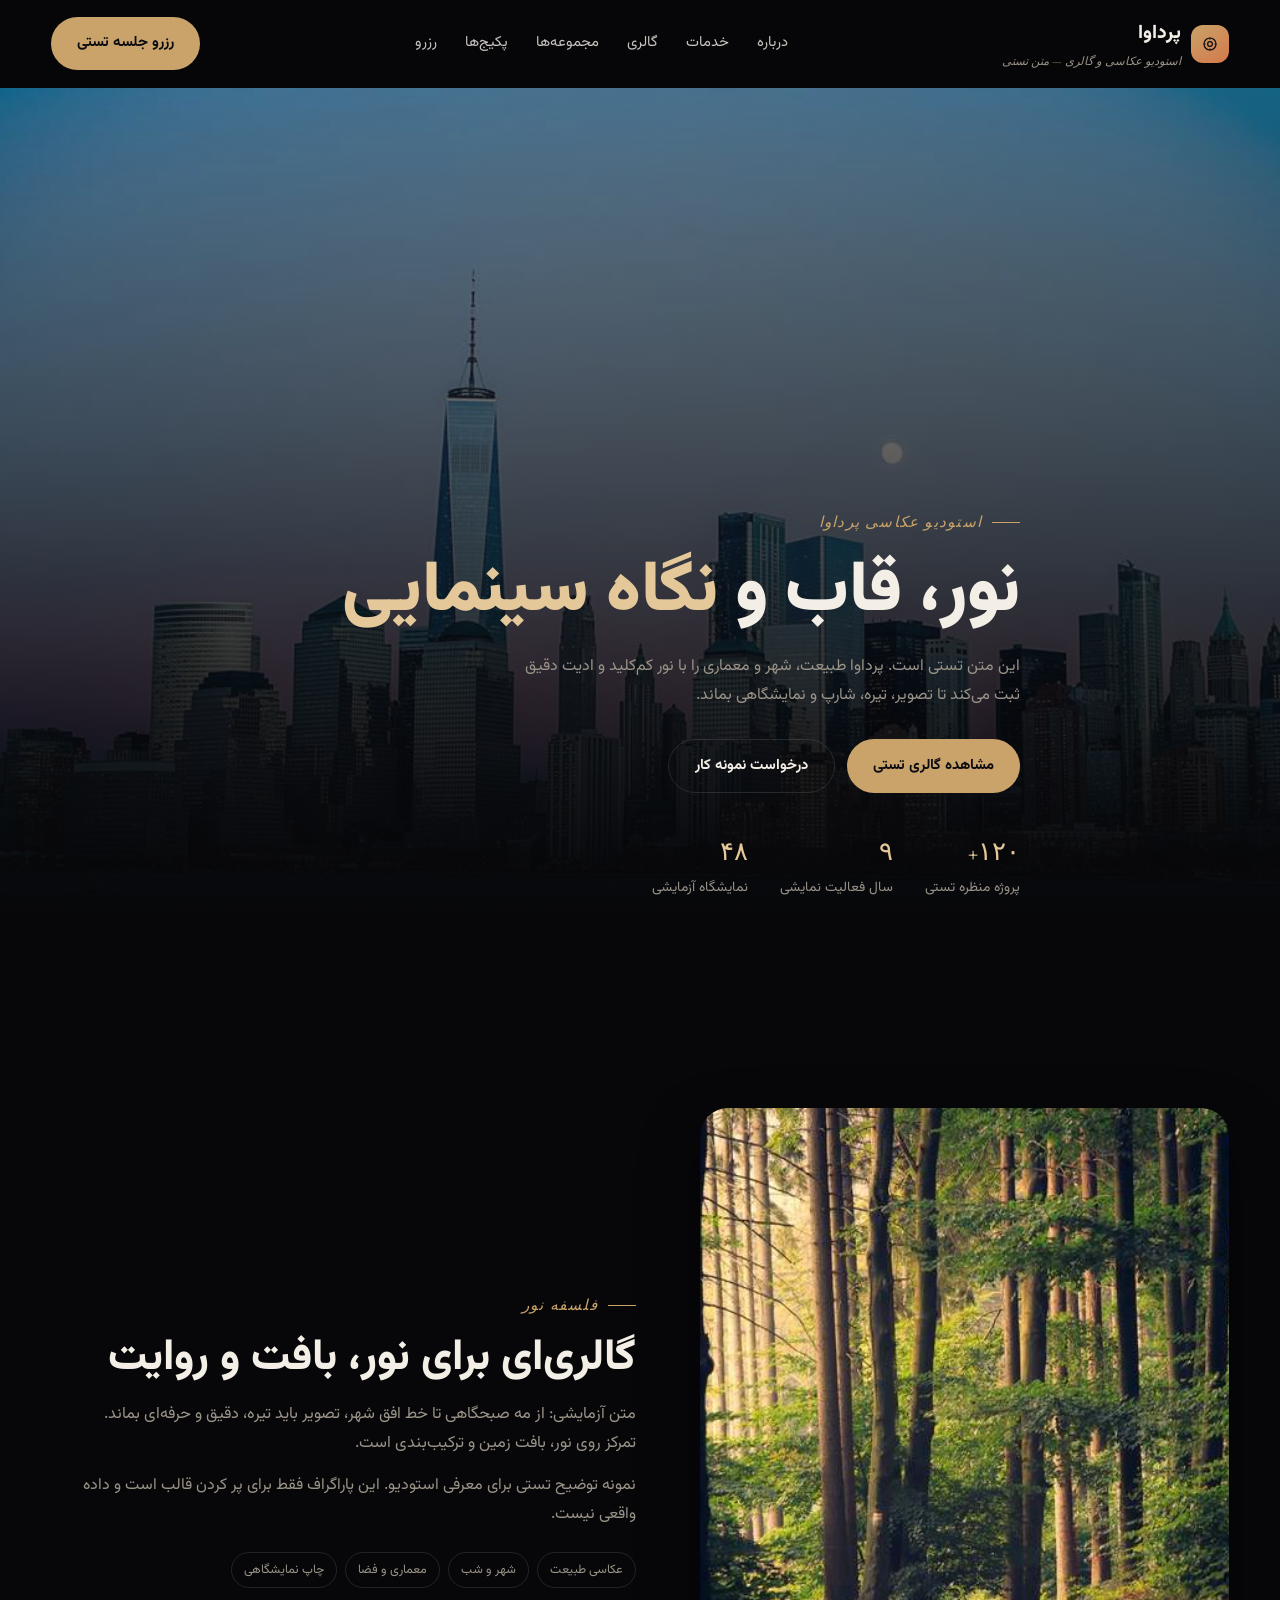
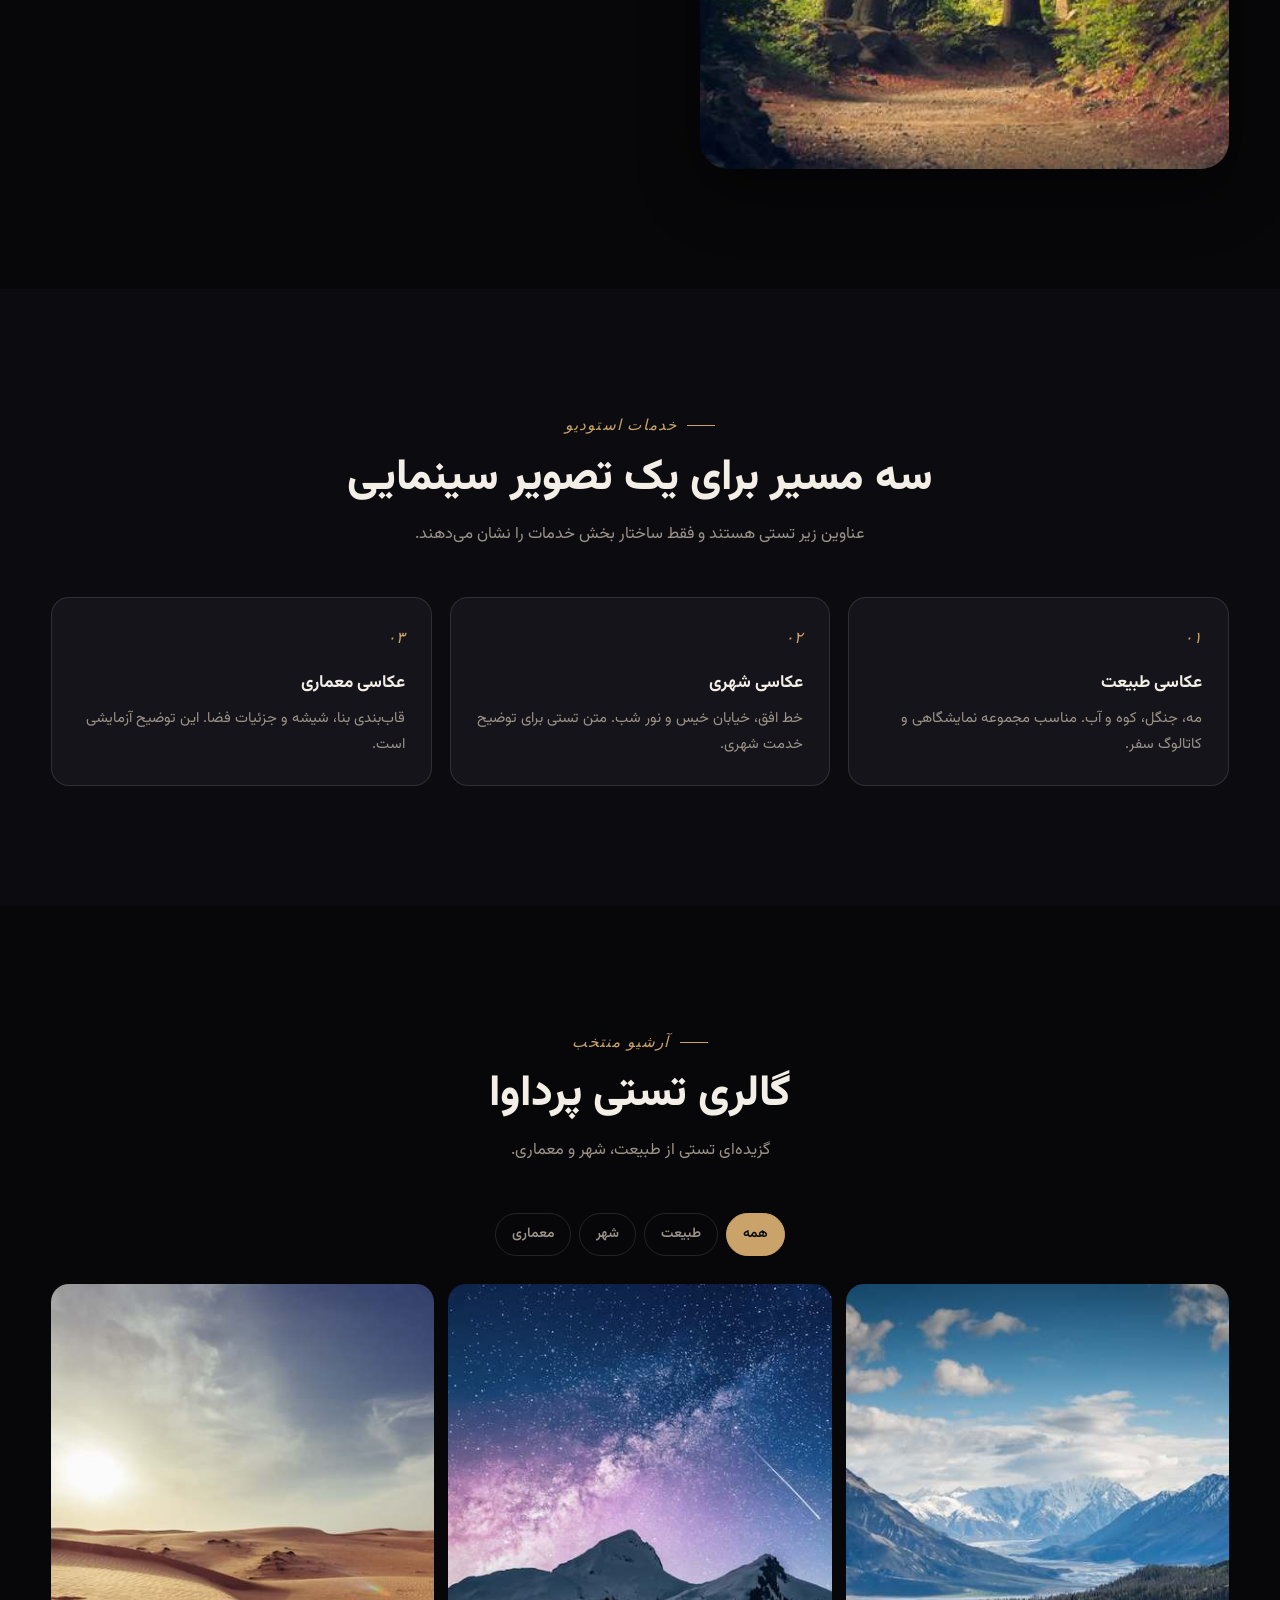
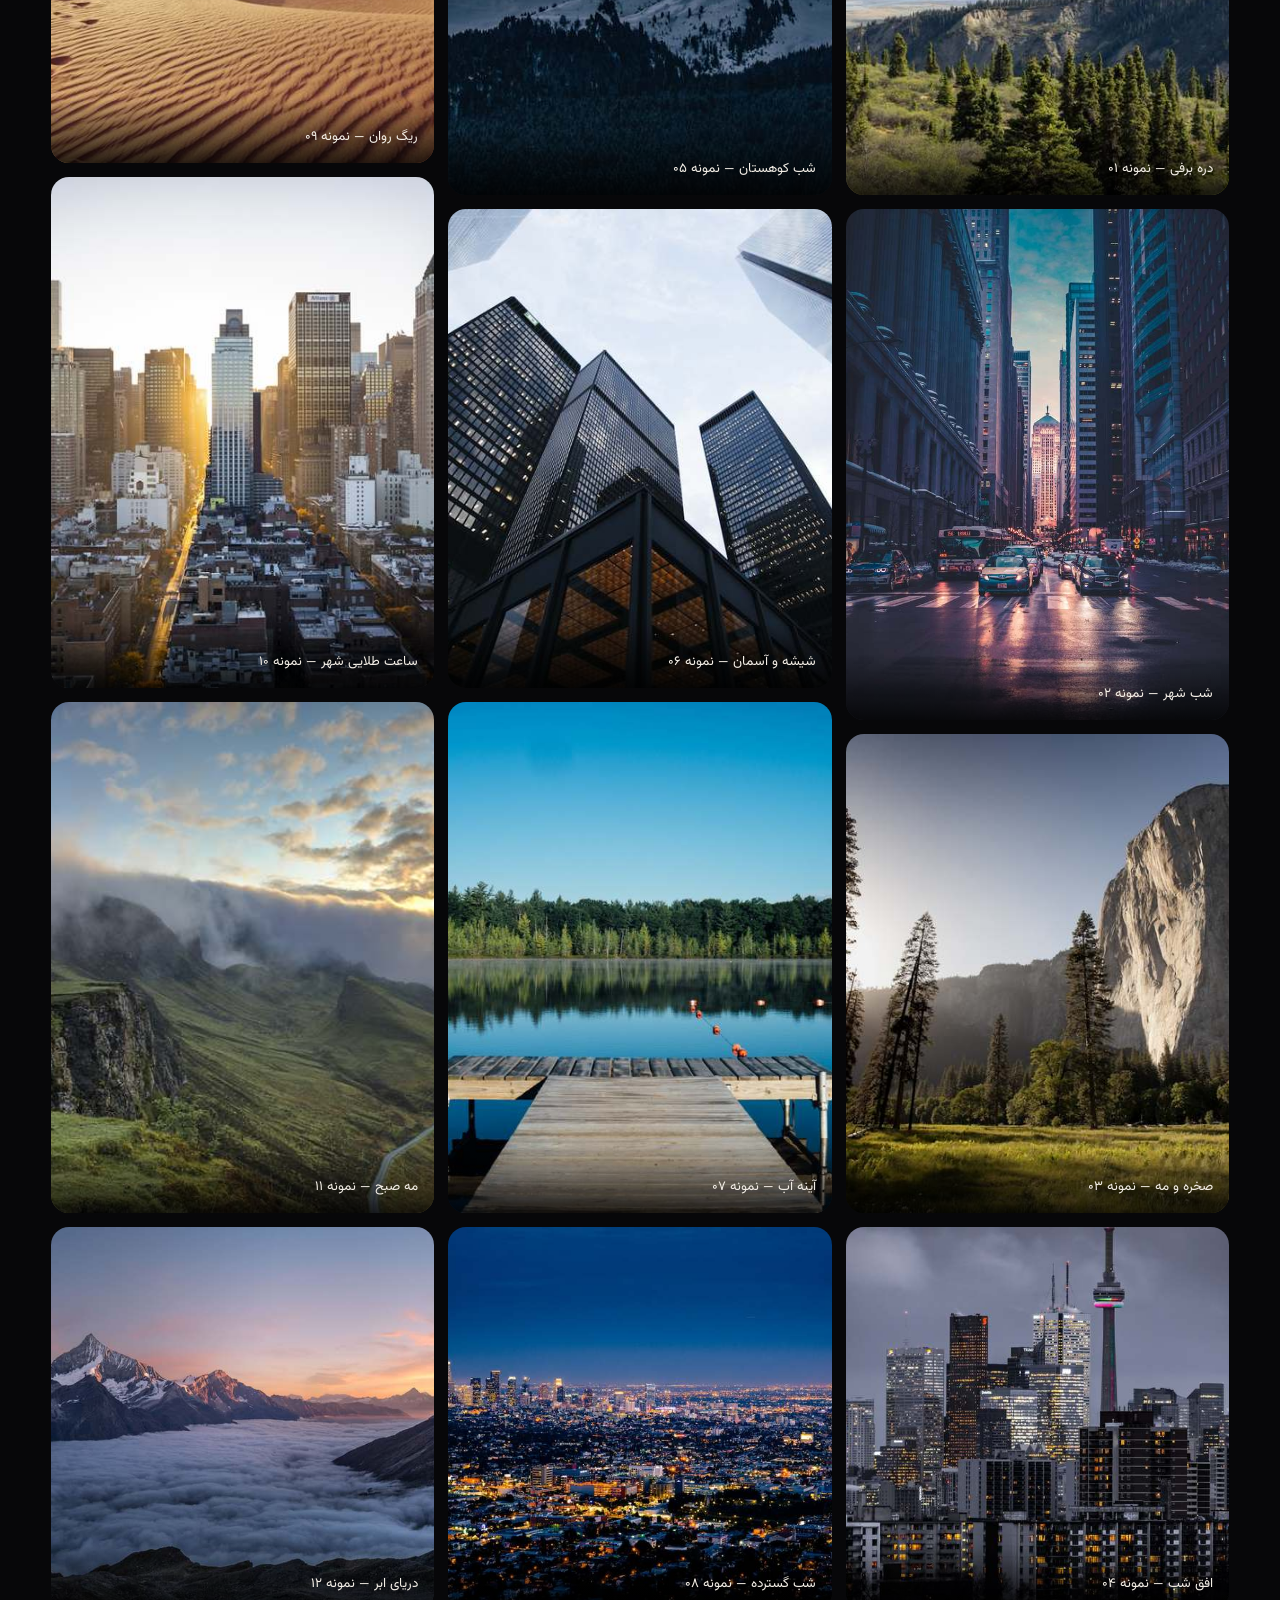
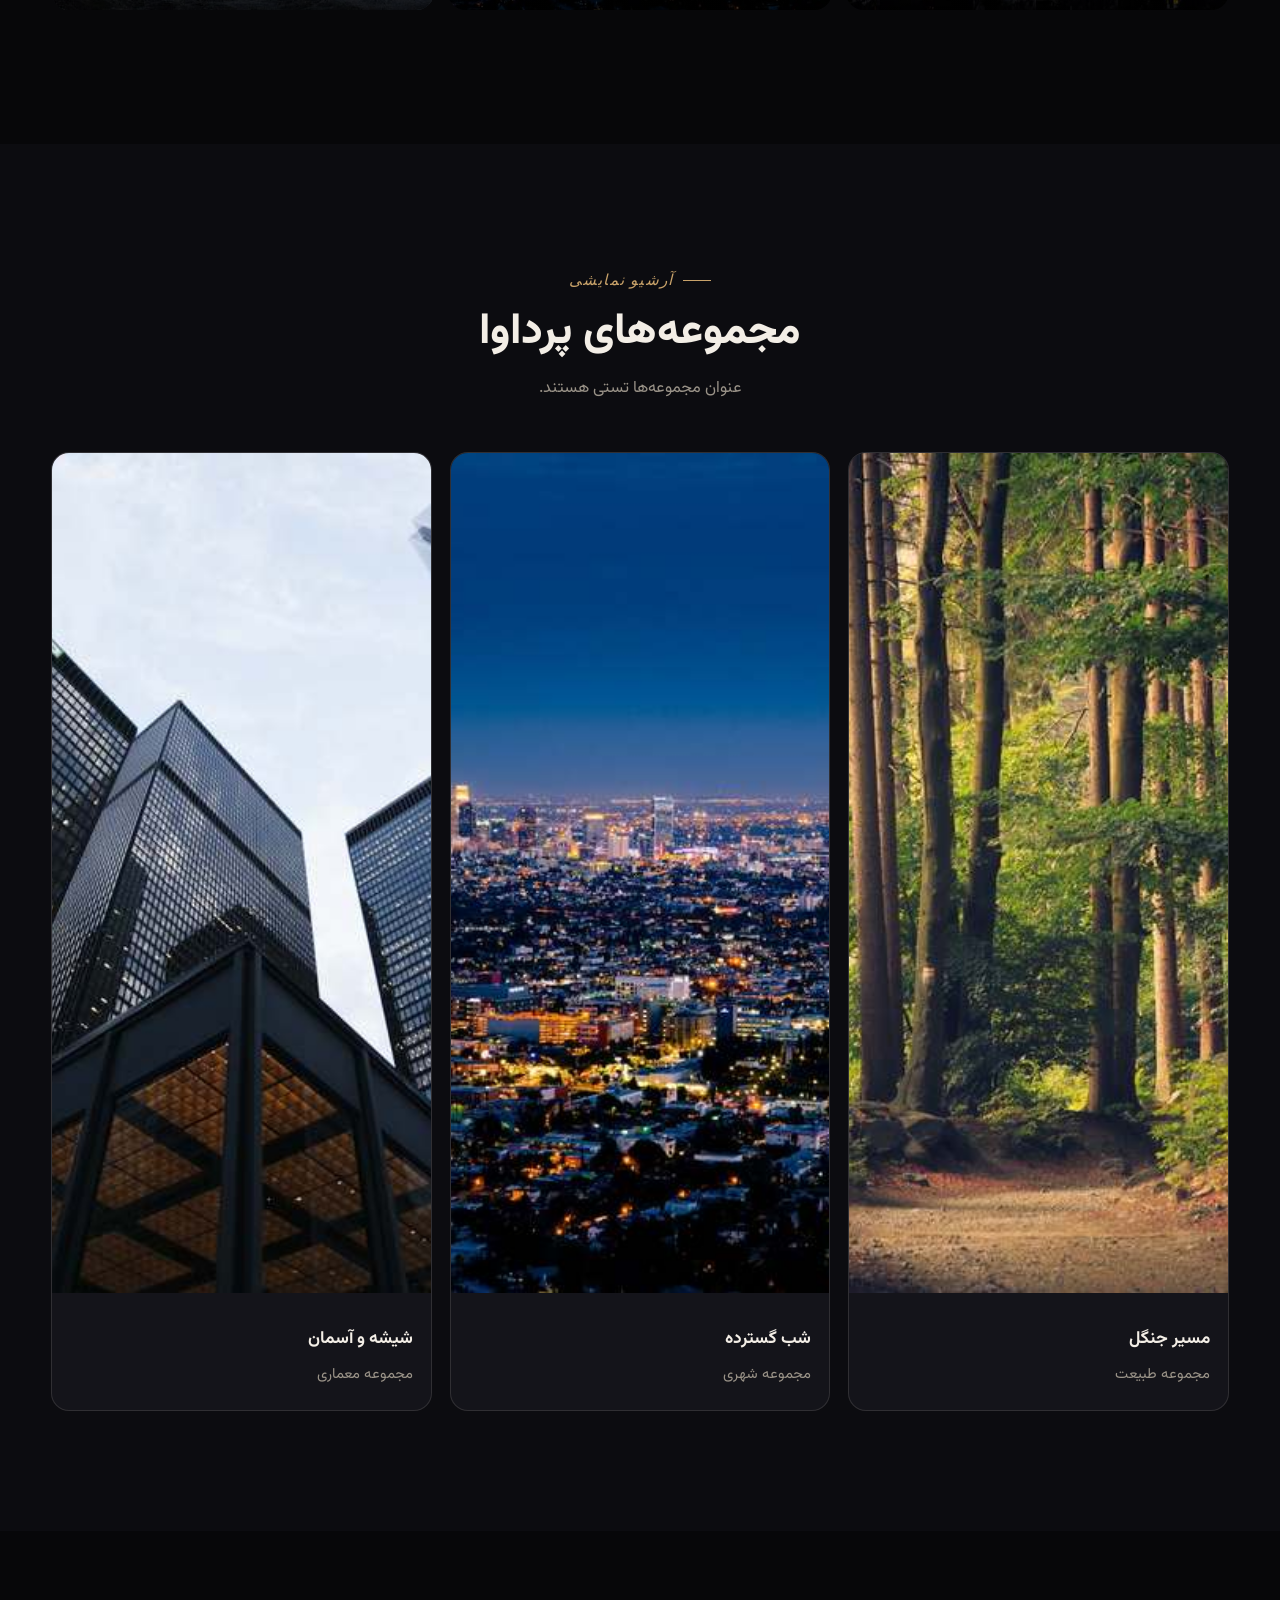
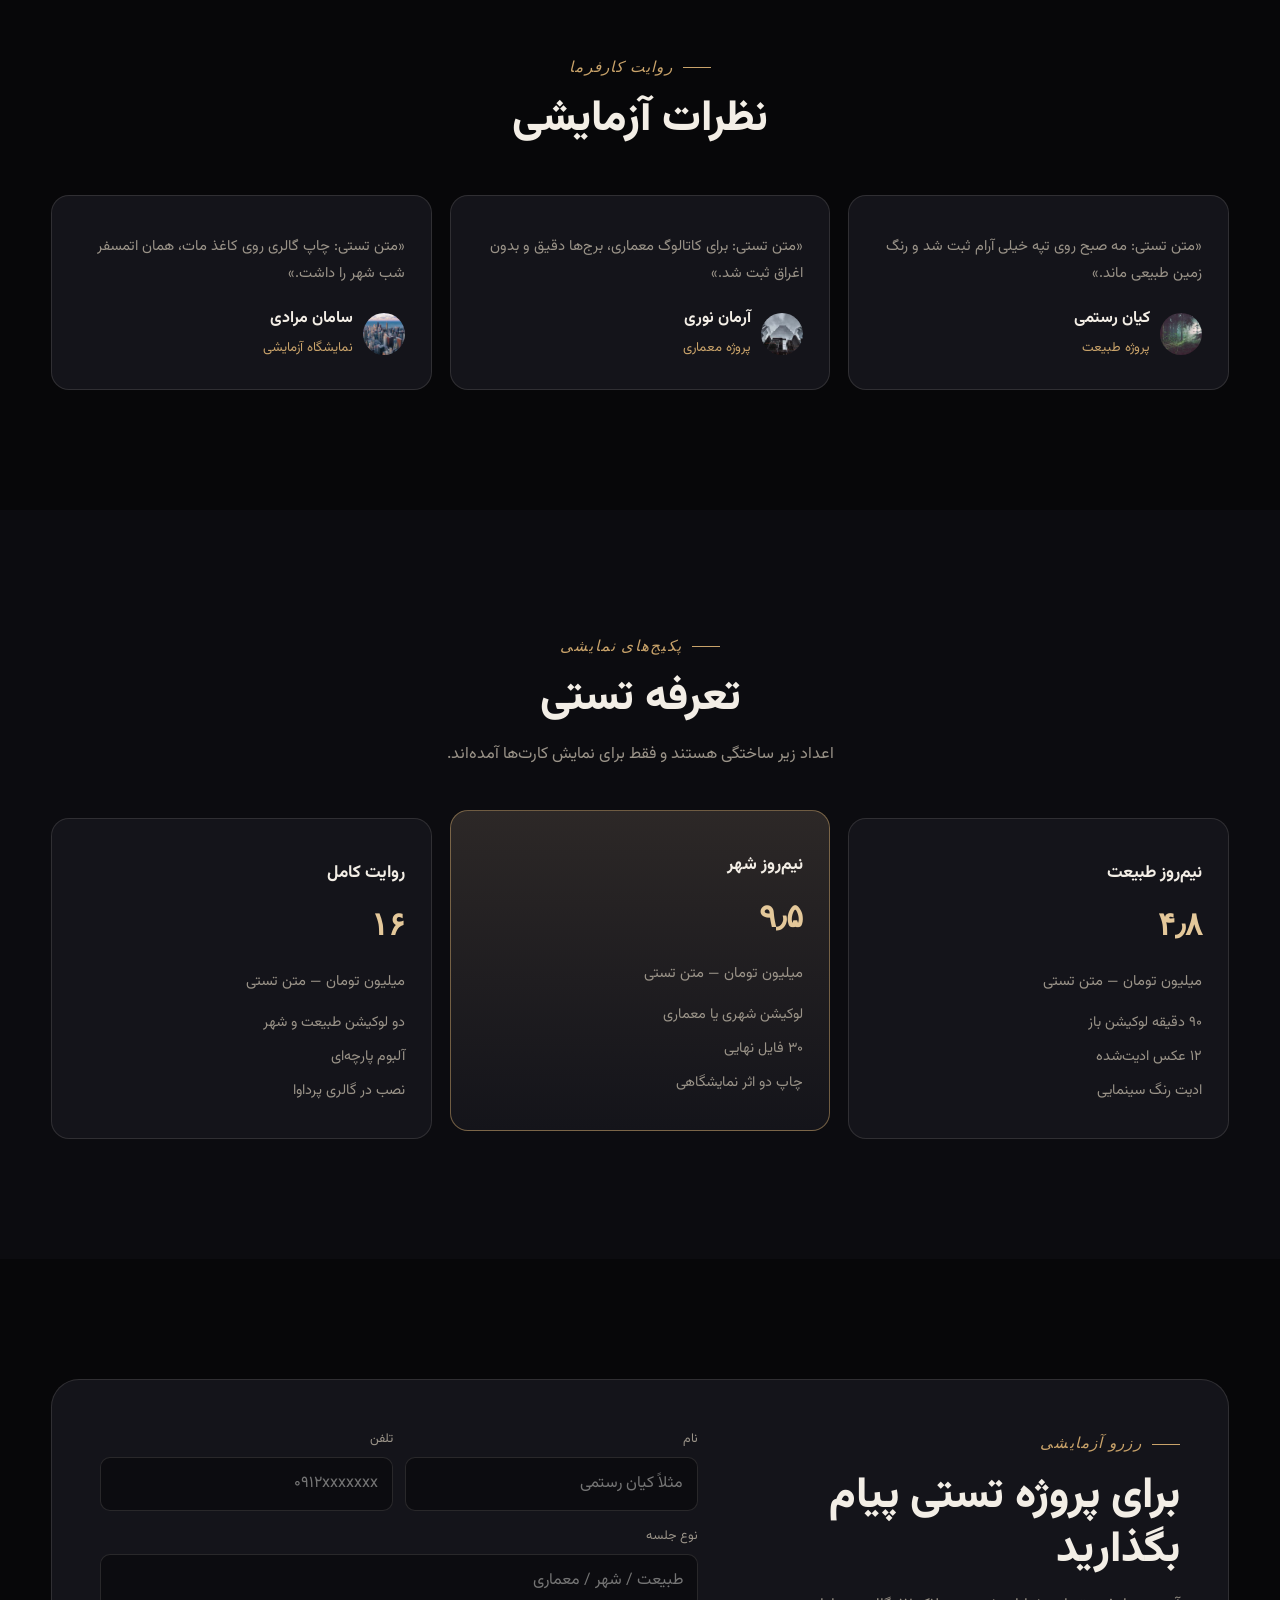
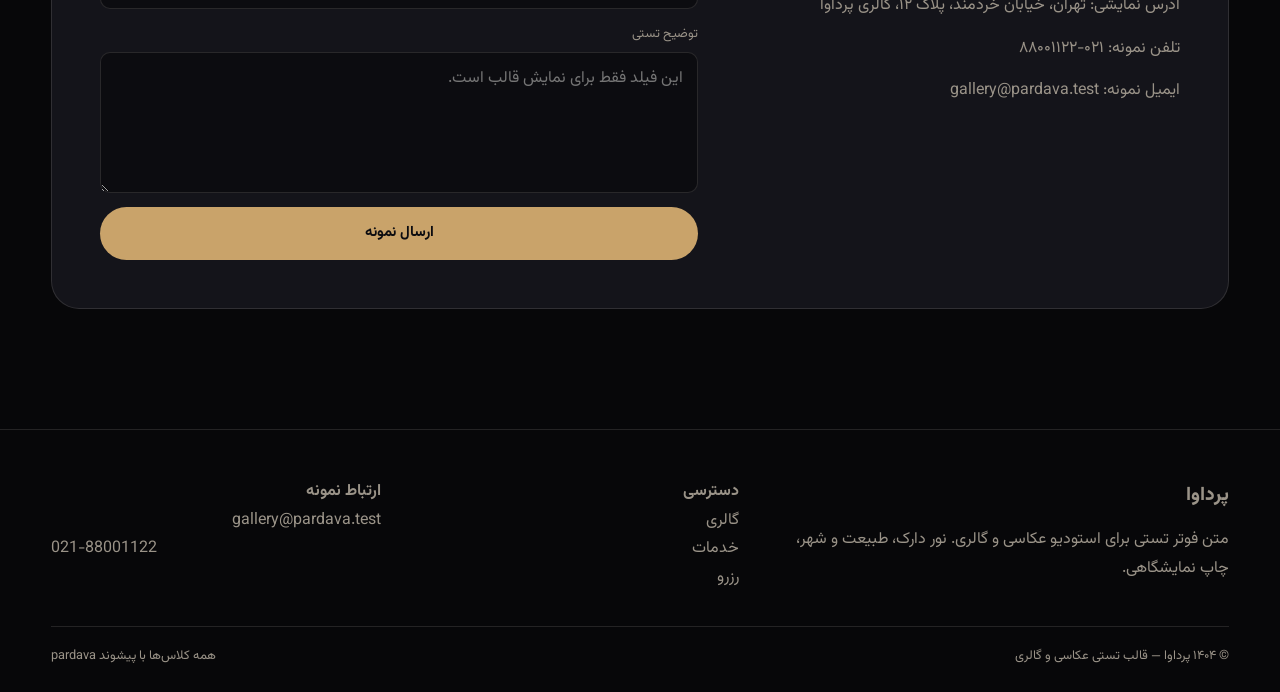
<file: pardava-gallery/index.html>
<!DOCTYPE html>
<html lang="fa" dir="rtl">
<head>
  <meta charset="UTF-8">
  <meta name="viewport" content="width=device-width, initial-scale=1.0">
  <title>پرداوا | استودیو عکاسی و گالری</title>
  <meta name="description" content="متن تستی: استودیو عکاسی و گالری پرداوا؛ طبیعت، شهر و معماری با نگاه سینمایی.">
  <link rel="preconnect" href="https://fonts.googleapis.com">
  <link rel="preconnect" href="https://fonts.gstatic.com" crossorigin>
  <link href="https://fonts.googleapis.com/css2?family=Vazirmatn:wght@400;500;600;700;800;900&family=Cormorant+Garamond:ital,wght@0,500;1,400;1,500&display=swap" rel="stylesheet">
  <link rel="stylesheet" href="assets/style.css">
</head>
<body>
  <header class="pardava-header" id="pardava-header">
    <div class="pardava-wrap pardava-header__bar">
      <a class="pardava-logo" href="#pardava-hero">
        <span class="pardava-logo__mark" aria-hidden="true">
          <svg width="18" height="18" viewBox="0 0 24 24" fill="none"><circle cx="12" cy="12" r="3.2" stroke="currentColor" stroke-width="1.6"/><circle cx="12" cy="12" r="8" stroke="currentColor" stroke-width="1.6"/><path d="M12 4v1.4M12 18.6V20M4 12h1.4M18.6 12H20" stroke="currentColor" stroke-width="1.6" stroke-linecap="round"/></svg>
        </span>
        <span>پرداوا<small>استودیو عکاسی و گالری — متن تستی</small></span>
      </a>
      <nav class="pardava-nav" id="pardava-nav" aria-label="منوی اصلی">
        <a href="#pardava-about">درباره</a>
        <a href="#pardava-services">خدمات</a>
        <a href="#pardava-gallery">گالری</a>
        <a href="#pardava-team">مجموعه‌ها</a>
        <a href="#pardava-plans">پکیج‌ها</a>
        <a href="#pardava-contact">رزرو</a>
      </nav>
      <a class="pardava-btn pardava-btn--gold" href="#pardava-contact">رزرو جلسه تستی</a>
      <button class="pardava-burger" id="pardava-burger" type="button" aria-expanded="false" aria-controls="pardava-nav" aria-label="باز کردن منو"><span></span><span></span><span></span></button>
    </div>
  </header>

  <section class="pardava-hero" id="pardava-hero">
    <div class="pardava-hero__media">
      <img src="assets/images/hero.jpg" alt="خط افق شهر در غروب روی آب — بنر هیرو گالری پرداوا" width="1600" height="1067">
    </div>
    <div class="pardava-wrap pardava-hero__inner">
      <p class="pardava-kicker">استودیو عکاسی پرداوا</p>
      <h1>نور، قاب و <em>نگاه سینمایی</em></h1>
      <p class="pardava-hero__text">این متن تستی است. پرداوا طبیعت، شهر و معماری را با نور کم‌کلید و ادیت دقیق ثبت می‌کند تا تصویر، تیره، شارپ و نمایشگاهی بماند.</p>
      <div class="pardava-hero__actions">
        <a class="pardava-btn pardava-btn--gold" href="#pardava-gallery">مشاهده گالری تستی</a>
        <a class="pardava-btn pardava-btn--ghost" href="#pardava-contact">درخواست نمونه کار</a>
      </div>
      <div class="pardava-hero__meta">
        <div><b>۱۲۰+</b>پروژه منظره تستی</div>
        <div><b>۹</b>سال فعالیت نمایشی</div>
        <div><b>۴۸</b>نمایشگاه آزمایشی</div>
      </div>
    </div>
  </section>

  <section class="pardava-section" id="pardava-about">
    <div class="pardava-wrap pardava-about">
      <div class="pardava-about__frame">
        <img src="assets/images/studio.jpg" alt="مسیر جنگلی با نور طلایی — تصویر تستی" width="1200" height="1500">
      </div>
      <div>
        <p class="pardava-kicker">فلسفه نور</p>
        <h2 class="pardava-title">گالری‌ای برای نور، بافت و روایت</h2>
        <p class="pardava-lead">متن آزمایشی: از مه صبحگاهی تا خط افق شهر، تصویر باید تیره، دقیق و حرفه‌ای بماند. تمرکز روی نور، بافت زمین و ترکیب‌بندی است.</p>
        <p class="pardava-note">نمونه توضیح تستی برای معرفی استودیو. این پاراگراف فقط برای پر کردن قالب است و داده واقعی نیست.</p>
        <div class="pardava-chips">
          <span class="pardava-chip">عکاسی طبیعت</span>
          <span class="pardava-chip">شهر و شب</span>
          <span class="pardava-chip">معماری و فضا</span>
          <span class="pardava-chip">چاپ نمایشگاهی</span>
        </div>
      </div>
    </div>
  </section>

  <section class="pardava-section pardava-section--ink" id="pardava-services">
    <div class="pardava-wrap">
      <div class="pardava-head pardava-head--center">
        <p class="pardava-kicker">خدمات استودیو</p>
        <h2 class="pardava-title">سه مسیر برای یک تصویر سینمایی</h2>
        <p class="pardava-lead">عناوین زیر تستی هستند و فقط ساختار بخش خدمات را نشان می‌دهند.</p>
      </div>
      <div class="pardava-services">
        <article class="pardava-card">
          <span class="pardava-card__index">۰۱</span>
          <h3>عکاسی طبیعت</h3>
          <p>مه، جنگل، کوه و آب. مناسب مجموعه نمایشگاهی و کاتالوگ سفر.</p>
        </article>
        <article class="pardava-card">
          <span class="pardava-card__index">۰۲</span>
          <h3>عکاسی شهری</h3>
          <p>خط افق، خیابان خیس و نور شب. متن تستی برای توضیح خدمت شهری.</p>
        </article>
        <article class="pardava-card">
          <span class="pardava-card__index">۰۳</span>
          <h3>عکاسی معماری</h3>
          <p>قاب‌بندی بنا، شیشه و جزئیات فضا. این توضیح آزمایشی است.</p>
        </article>
      </div>
    </div>
  </section>

  <section class="pardava-section" id="pardava-gallery">
    <div class="pardava-wrap">
      <div class="pardava-head pardava-head--center">
        <p class="pardava-kicker">آرشیو منتخب</p>
        <h2 class="pardava-title">گالری تستی پرداوا</h2>
        <p class="pardava-lead">گزیده‌ای تستی از طبیعت، شهر و معماری.</p>
      </div>
      <div class="pardava-filters" id="pardava-filters">
        <button type="button" class="pardava-filter is-active" data-pardava-filter="all">همه</button>
        <button type="button" class="pardava-filter" data-pardava-filter="nature">طبیعت</button>
        <button type="button" class="pardava-filter" data-pardava-filter="city">شهر</button>
        <button type="button" class="pardava-filter" data-pardava-filter="space">معماری</button>
      </div>
      <div class="pardava-masonry" id="pardava-shots">
        <figure class="pardava-shot" data-pardava-cat="nature"><img src="assets/images/portrait-1.jpg" alt="دره کوهستانی و رودخانه — نمونه تستی"><figcaption class="pardava-shot__cap">دره برفی — نمونه ۰۱</figcaption></figure>
        <figure class="pardava-shot" data-pardava-cat="city"><img src="assets/images/portrait-4.jpg" alt="خیابان شهری در ساعت آبی — نمونه تستی"><figcaption class="pardava-shot__cap">شب شهر — نمونه ۰۲</figcaption></figure>
        <figure class="pardava-shot" data-pardava-cat="nature"><img src="assets/images/gallery.jpg" alt="دره گرانیتی و چمنزار — نمونه تستی"><figcaption class="pardava-shot__cap">صخره و مه — نمونه ۰۳</figcaption></figure>
        <figure class="pardava-shot" data-pardava-cat="city"><img src="assets/images/arch.jpg" alt="خط افق شهر در شب — نمونه تستی"><figcaption class="pardava-shot__cap">افق شب — نمونه ۰۴</figcaption></figure>
        <figure class="pardava-shot" data-pardava-cat="nature"><img src="assets/images/portrait-2.jpg" alt="کوه برفی زیر آسمان پرستاره — نمونه تستی"><figcaption class="pardava-shot__cap">شب کوهستان — نمونه ۰۵</figcaption></figure>
        <figure class="pardava-shot" data-pardava-cat="space"><img src="assets/images/portrait-6.jpg" alt="نمای پایین برج‌های شیشه‌ای — نمونه تستی"><figcaption class="pardava-shot__cap">شیشه و آسمان — نمونه ۰۶</figcaption></figure>
        <figure class="pardava-shot" data-pardava-cat="nature"><img src="assets/images/portrait-8.jpg" alt="اسکله چوبی روی دریاچه آرام — نمونه تستی"><figcaption class="pardava-shot__cap">آینه آب — نمونه ۰۷</figcaption></figure>
        <figure class="pardava-shot" data-pardava-cat="city"><img src="assets/images/photographer.jpg" alt="شهر از ارتفاع در شب — نمونه تستی"><figcaption class="pardava-shot__cap">شب گسترده — نمونه ۰۸</figcaption></figure>
        <figure class="pardava-shot" data-pardava-cat="nature"><img src="assets/images/portrait-7.jpg" alt="تپه‌های شنی در نور گرم — نمونه تستی"><figcaption class="pardava-shot__cap">ریگ روان — نمونه ۰۹</figcaption></figure>
        <figure class="pardava-shot" data-pardava-cat="city"><img src="assets/images/portrait-5.jpg" alt="آسمان‌خراش‌ها در نور طلایی — نمونه تستی"><figcaption class="pardava-shot__cap">ساعت طلایی شهر — نمونه ۱۰</figcaption></figure>
        <figure class="pardava-shot" data-pardava-cat="nature"><img src="assets/images/camera.jpg" alt="مه روی تپه و جاده کوهستانی — نمونه تستی"><figcaption class="pardava-shot__cap">مه صبح — نمونه ۱۱</figcaption></figure>
        <figure class="pardava-shot" data-pardava-cat="nature"><img src="assets/images/portrait-3.jpg" alt="قله‌های برفی بالای دریای ابر — نمونه تستی"><figcaption class="pardava-shot__cap">دریای ابر — نمونه ۱۲</figcaption></figure>
      </div>
    </div>
  </section>

  <div class="pardava-lightbox" id="pardava-lightbox" role="dialog" aria-modal="true" aria-label="نمایش تصویر">
    <button class="pardava-lightbox__close" id="pardava-lightbox-close" type="button" aria-label="بستن">×</button>
    <img id="pardava-lightbox-img" alt="">
  </div>

  <section class="pardava-section pardava-section--ink" id="pardava-team">
    <div class="pardava-wrap">
      <div class="pardava-head pardava-head--center">
        <p class="pardava-kicker">آرشیو نمایشی</p>
        <h2 class="pardava-title">مجموعه‌های پرداوا</h2>
        <p class="pardava-lead">عنوان مجموعه‌ها تستی هستند.</p>
      </div>
      <div class="pardava-team">
        <article class="pardava-card pardava-person">
          <img src="assets/images/studio.jpg" alt="مجموعه طبیعت جنگل — تصویر تستی" width="700" height="840">
          <div class="pardava-person__body">
            <h3>مسیر جنگل</h3>
            <p class="pardava-person__role">مجموعه طبیعت</p>
          </div>
        </article>
        <article class="pardava-card pardava-person">
          <img src="assets/images/photographer.jpg" alt="مجموعه شهر شب — تصویر تستی" width="700" height="840">
          <div class="pardava-person__body">
            <h3>شب گسترده</h3>
            <p class="pardava-person__role">مجموعه شهری</p>
          </div>
        </article>
        <article class="pardava-card pardava-person">
          <img src="assets/images/portrait-6.jpg" alt="مجموعه معماری شیشه — تصویر تستی" width="700" height="840">
          <div class="pardava-person__body">
            <h3>شیشه و آسمان</h3>
            <p class="pardava-person__role">مجموعه معماری</p>
          </div>
        </article>
      </div>
    </div>
  </section>

  <section class="pardava-section" id="pardava-quotes">
    <div class="pardava-wrap">
      <div class="pardava-head pardava-head--center">
        <p class="pardava-kicker">روایت کارفرما</p>
        <h2 class="pardava-title">نظرات آزمایشی</h2>
      </div>
      <div class="pardava-quotes">
        <article class="pardava-card pardava-quote">
          <p>«متن تستی: مه صبح روی تپه خیلی آرام ثبت شد و رنگ زمین طبیعی ماند.»</p>
          <div class="pardava-quote__who">
            <img src="assets/images/client-2.jpg" alt="نمونه طبیعت جنگل" width="84" height="84">
            <div><strong>کیان رستمی</strong><br><span class="pardava-person__role">پروژه طبیعت</span></div>
          </div>
        </article>
        <article class="pardava-card pardava-quote">
          <p>«متن تستی: برای کاتالوگ معماری، برج‌ها دقیق و بدون اغراق ثبت شد.»</p>
          <div class="pardava-quote__who">
            <img src="assets/images/client-1.jpg" alt="نمونه معماری شهری" width="84" height="84">
            <div><strong>آرمان نوری</strong><br><span class="pardava-person__role">پروژه معماری</span></div>
          </div>
        </article>
        <article class="pardava-card pardava-quote">
          <p>«متن تستی: چاپ گالری روی کاغذ مات، همان اتمسفر شب شهر را داشت.»</p>
          <div class="pardava-quote__who">
            <img src="assets/images/client-3.jpg" alt="نمونه خط افق شهر" width="84" height="84">
            <div><strong>سامان مرادی</strong><br><span class="pardava-person__role">نمایشگاه آزمایشی</span></div>
          </div>
        </article>
      </div>
    </div>
  </section>

  <section class="pardava-section pardava-section--ink" id="pardava-plans">
    <div class="pardava-wrap">
      <div class="pardava-head pardava-head--center">
        <p class="pardava-kicker">پکیج‌های نمایشی</p>
        <h2 class="pardava-title">تعرفه تستی</h2>
        <p class="pardava-lead">اعداد زیر ساختگی هستند و فقط برای نمایش کارت‌ها آمده‌اند.</p>
      </div>
      <div class="pardava-plans">
        <article class="pardava-card pardava-plan">
          <h3>نیم‌روز طبیعت</h3>
          <b>۴٫۸</b>
          <p class="pardava-note">میلیون تومان — متن تستی</p>
          <ul>
            <li>۹۰ دقیقه لوکیشن باز</li>
            <li>۱۲ عکس ادیت‌شده</li>
            <li>ادیت رنگ سینمایی</li>
          </ul>
        </article>
        <article class="pardava-card pardava-plan pardava-plan--featured">
          <h3>نیم‌روز شهر</h3>
          <b>۹٫۵</b>
          <p class="pardava-note">میلیون تومان — متن تستی</p>
          <ul>
            <li>لوکیشن شهری یا معماری</li>
            <li>۳۰ فایل نهایی</li>
            <li>چاپ دو اثر نمایشگاهی</li>
          </ul>
        </article>
        <article class="pardava-card pardava-plan">
          <h3>روایت کامل</h3>
          <b>۱۶</b>
          <p class="pardava-note">میلیون تومان — متن تستی</p>
          <ul>
            <li>دو لوکیشن طبیعت و شهر</li>
            <li>آلبوم پارچه‌ای</li>
            <li>نصب در گالری پرداوا</li>
          </ul>
        </article>
      </div>
    </div>
  </section>

  <section class="pardava-section" id="pardava-contact">
    <div class="pardava-wrap pardava-contact">
      <div>
        <p class="pardava-kicker">رزرو آزمایشی</p>
        <h2 class="pardava-title">برای پروژه تستی پیام بگذارید</h2>
        <p class="pardava-note">آدرس نمایشی: تهران، خیابان خردمند، پلاک ۱۲، گالری پرداوا</p>
        <p class="pardava-note">تلفن نمونه: ۰۲۱-۸۸۰۰۱۱۲۲</p>
        <p class="pardava-note">ایمیل نمونه: gallery@pardava.test</p>
      </div>
      <form class="pardava-form" id="pardava-form">
        <div class="pardava-row">
          <div class="pardava-field">
            <label for="pardava-name">نام</label>
            <input id="pardava-name" name="pardava-name" required placeholder="مثلاً کیان رستمی">
          </div>
          <div class="pardava-field">
            <label for="pardava-phone">تلفن</label>
            <input id="pardava-phone" name="pardava-phone" required placeholder="۰۹۱۲xxxxxxx">
          </div>
        </div>
        <div class="pardava-field">
          <label for="pardava-kind">نوع جلسه</label>
          <input id="pardava-kind" name="pardava-kind" placeholder="طبیعت / شهر / معماری">
        </div>
        <div class="pardava-field">
          <label for="pardava-msg">توضیح تستی</label>
          <textarea id="pardava-msg" name="pardava-msg" rows="4" placeholder="این فیلد فقط برای نمایش قالب است."></textarea>
        </div>
        <button class="pardava-btn pardava-btn--gold pardava-btn--block" type="submit">ارسال نمونه</button>
      </form>
    </div>
  </section>

  <footer class="pardava-footer">
    <div class="pardava-wrap">
      <div class="pardava-footer__grid">
        <div>
          <a class="pardava-logo" href="#pardava-hero">پرداوا</a>
          <p class="pardava-note">متن فوتر تستی برای استودیو عکاسی و گالری. نور دارک، طبیعت و شهر، چاپ نمایشگاهی.</p>
        </div>
        <div>
          <strong>دسترسی</strong>
          <p><a href="#pardava-gallery">گالری</a></p>
          <p><a href="#pardava-services">خدمات</a></p>
          <p><a href="#pardava-contact">رزرو</a></p>
        </div>
        <div>
          <strong>ارتباط نمونه</strong>
          <p>gallery@pardava.test</p>
          <p dir="ltr">021-88001122</p>
        </div>
      </div>
      <div class="pardava-footer__copy">
        <span>© ۱۴۰۴ پرداوا — قالب تستی عکاسی و گالری</span>
        <span>همه کلاس‌ها با پیشوند pardava</span>
      </div>
    </div>
  </footer>

  <div class="pardava-toast" id="pardava-toast" role="status"></div>
  <script src="assets/scripts.js"></script>
</body>
</html>
</file>
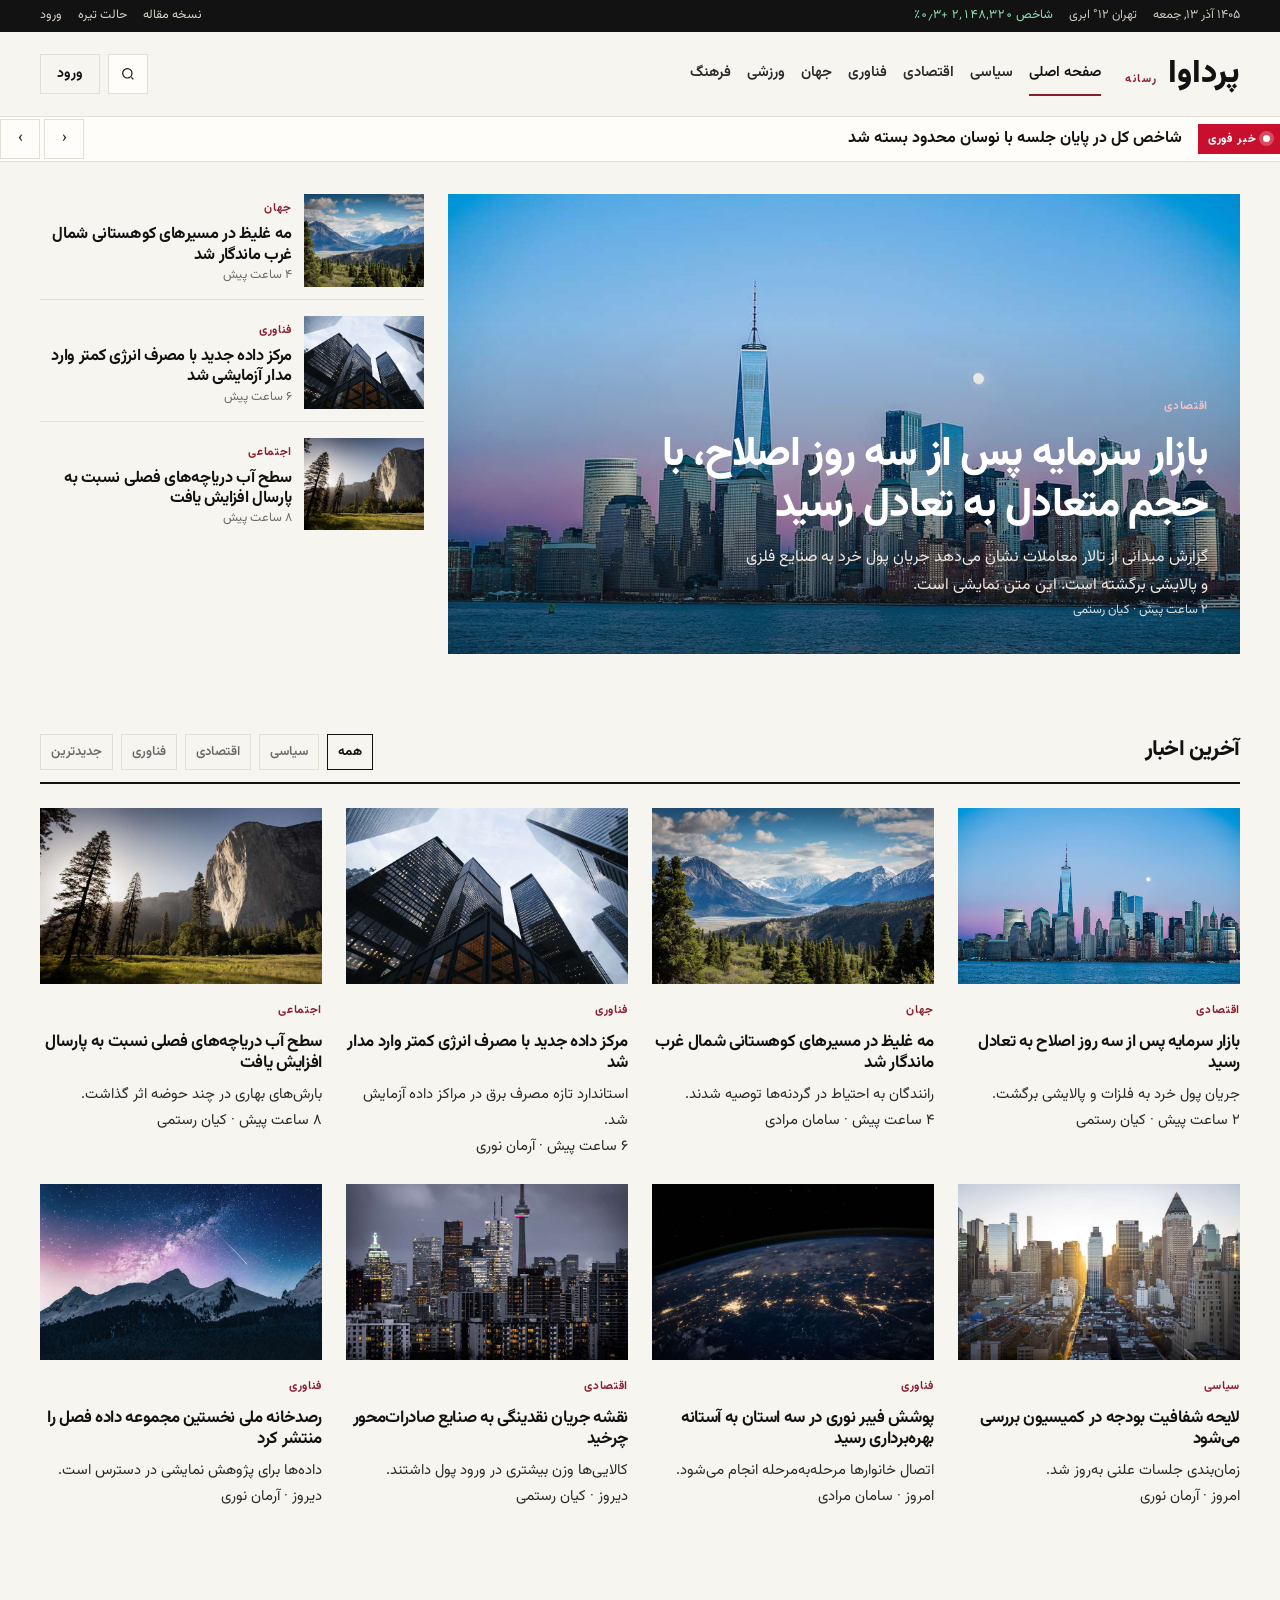
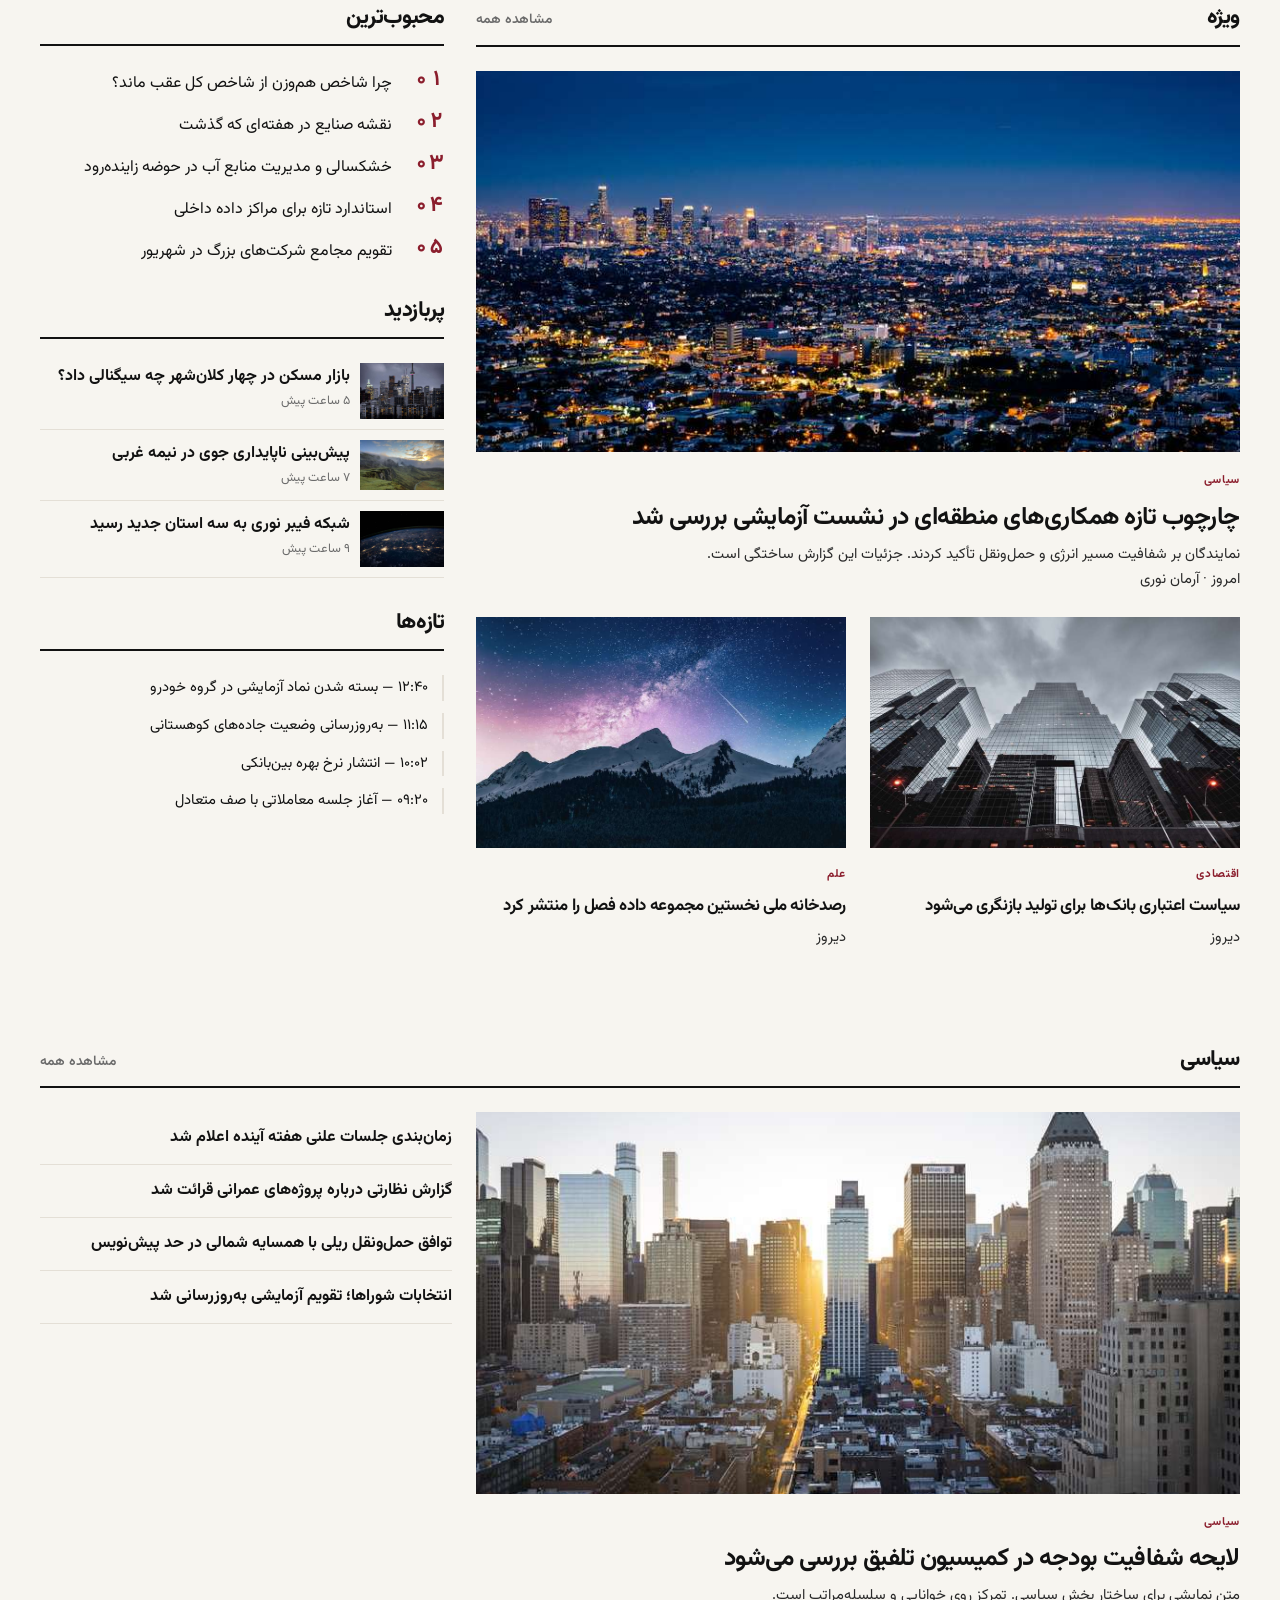
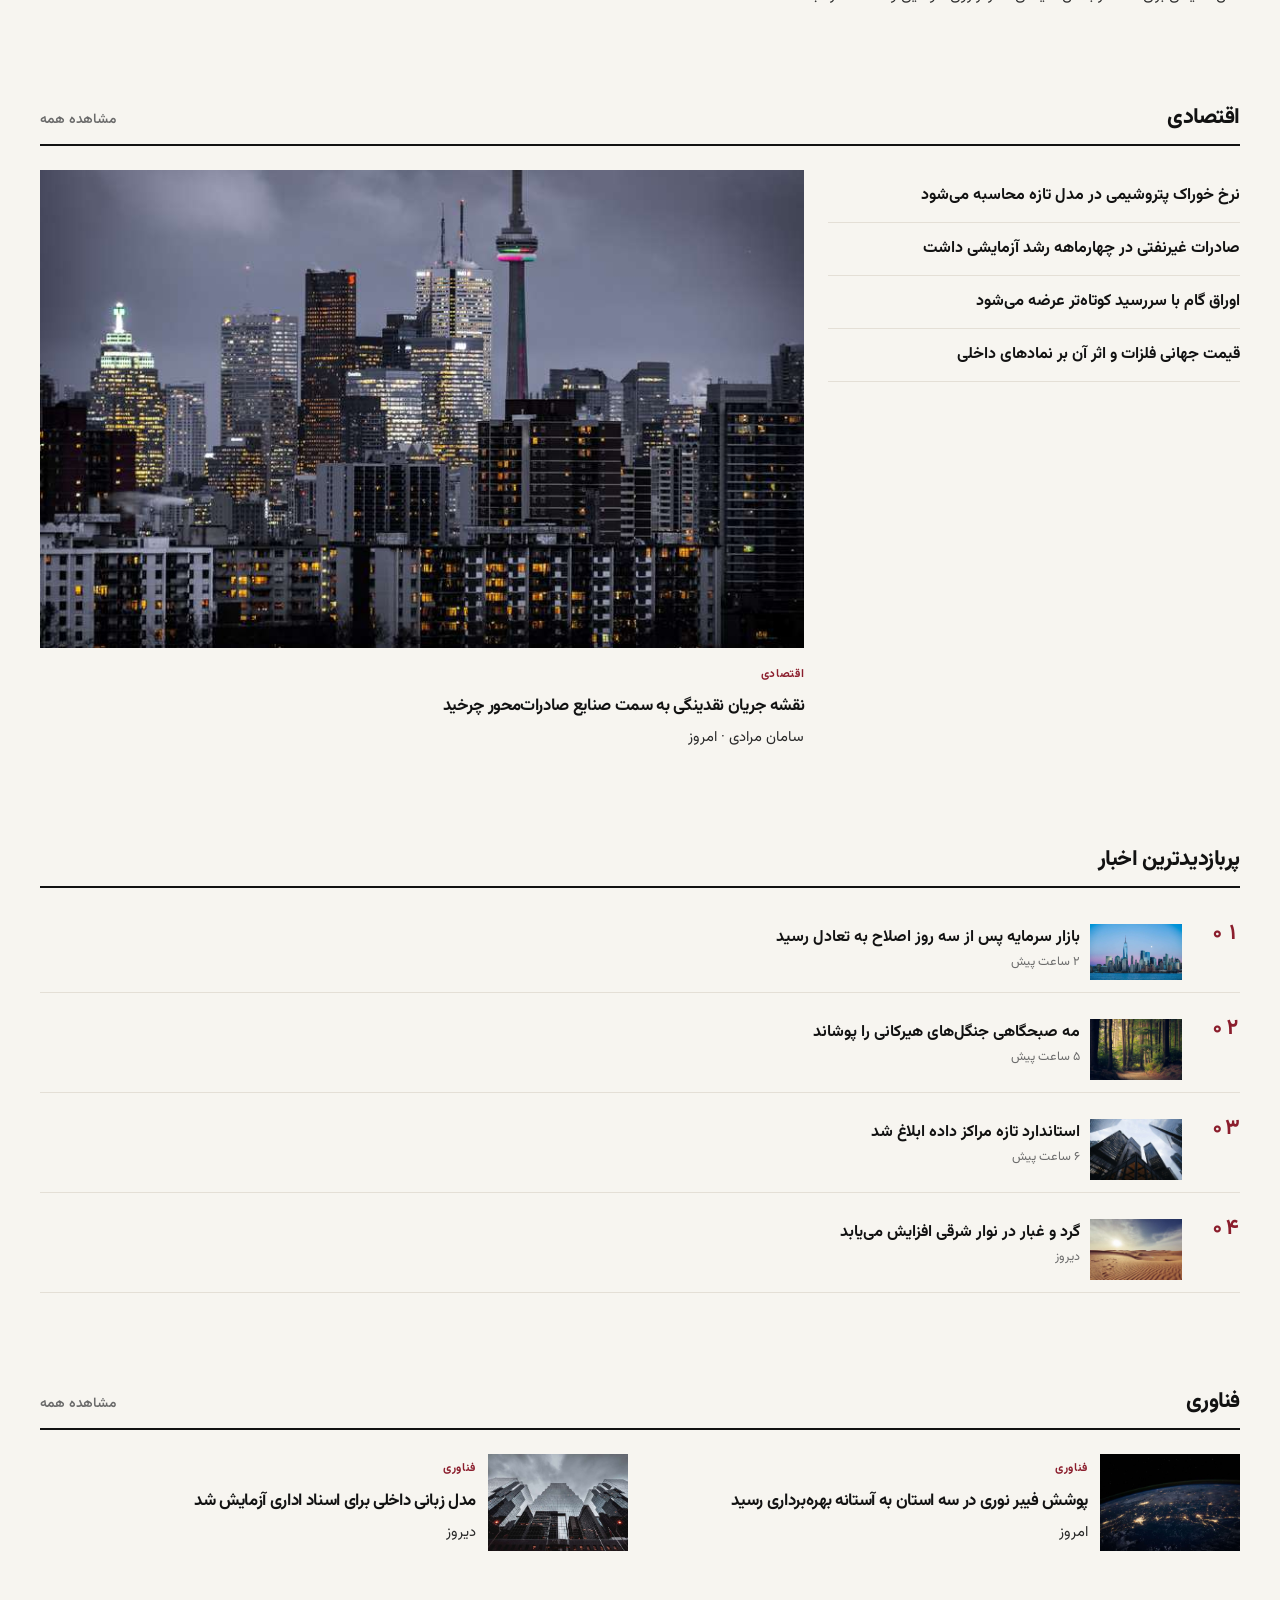
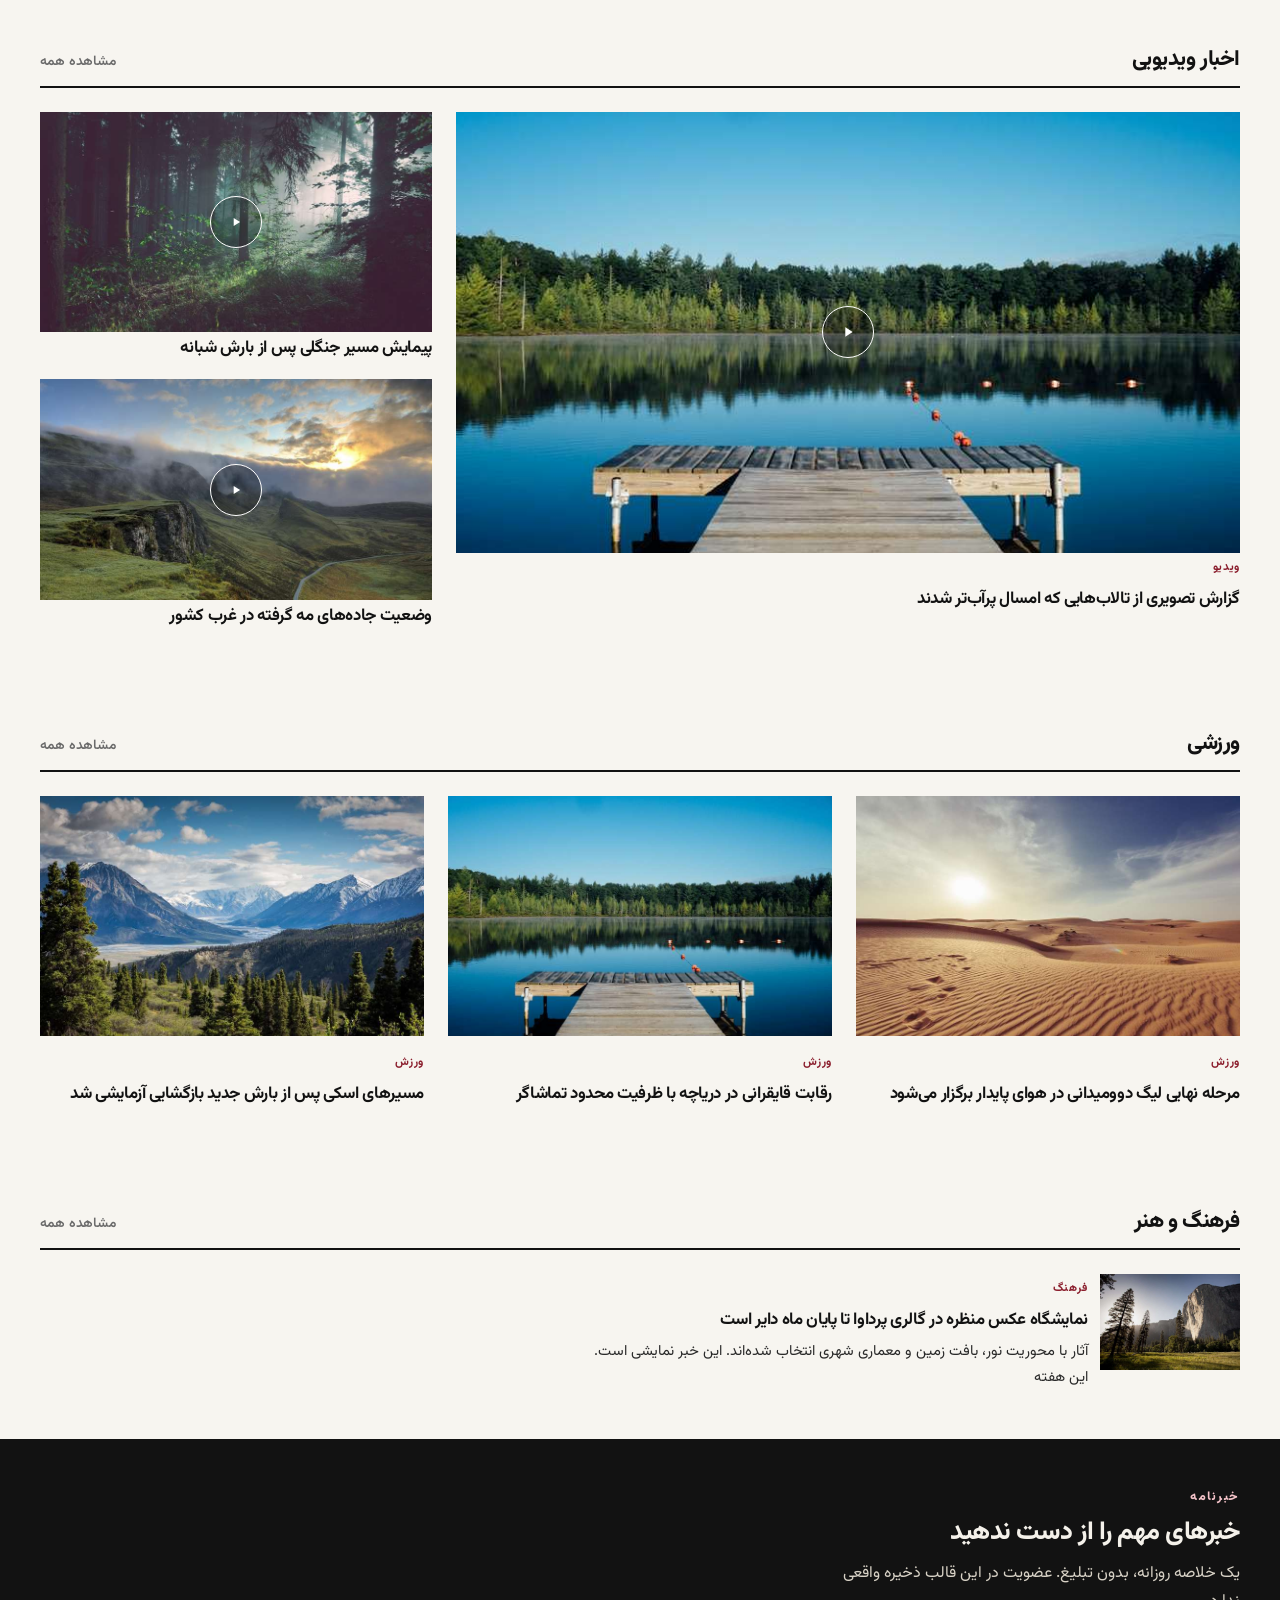
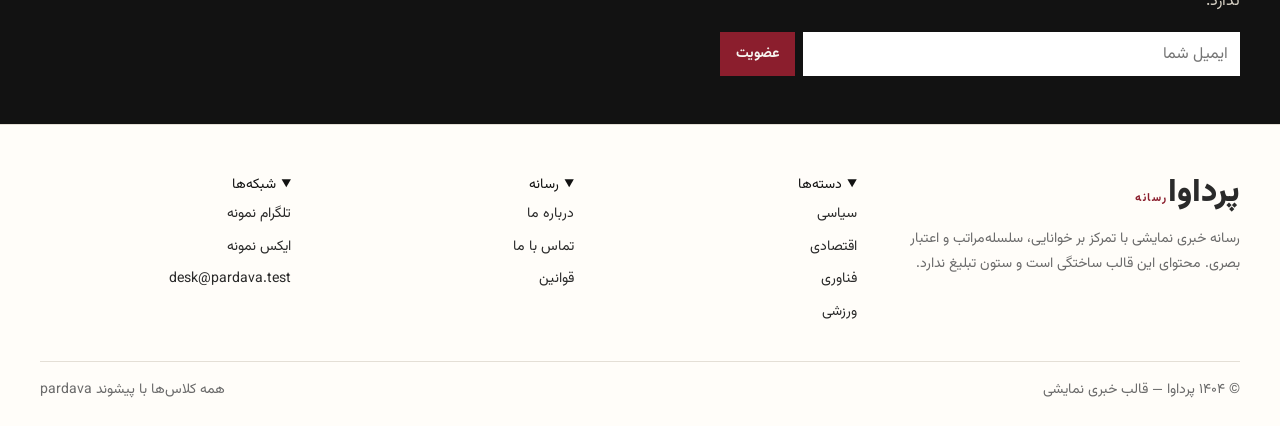
<file: pardava-news/index.html>
<!DOCTYPE html>
<html lang="fa" dir="rtl">
<head>
  <meta charset="UTF-8">
  <meta name="viewport" content="width=device-width, initial-scale=1.0">
  <title>پرداوا | رسانه خبری</title>
  <meta name="description" content="رسانه خبری پرداوا؛ پوشش سیاسی، اقتصادی، فناوری، جهان و ورزش. محتوای این قالب نمایشی است.">
  <link rel="preconnect" href="https://fonts.googleapis.com">
  <link rel="preconnect" href="https://fonts.gstatic.com" crossorigin>
  <link href="https://fonts.googleapis.com/css2?family=Vazirmatn:wght@400;500;600;700;800;900&display=swap" rel="stylesheet">
  <link rel="stylesheet" href="assets/style.css">
</head>
<body class="is-ready">
  <div class="pardava-skel-wrap pardava-wrap" aria-hidden="true" style="padding:24px 0">
    <div class="pardava-skel pardava-skel--img"></div>
    <div class="pardava-skel pardava-skel--t"></div>
    <div class="pardava-skel pardava-skel--m"></div>
  </div>

  <div class="pardava-app">
    <div class="pardava-topbar">
      <div class="pardava-wrap pardava-topbar__bar">
        <div class="pardava-topbar__meta">
          <span id="pardava-date">شنبه ۲۴ مرداد ۱۴۰۴</span>
          <span>تهران ۱۲° ابری</span>
          <span class="pardava-idx is-up" id="pardava-idx">شاخص ۲٬۱۴۸٬۳۲۰ +۰٫۳٪</span>
        </div>
        <div class="pardava-topbar__links">
          <a href="article.html">نسخه مقاله</a>
          <button type="button" data-pardava-theme>حالت تیره</button>
          <button type="button" data-pardava-login>ورود</button>
        </div>
      </div>
    </div>

    <header class="pardava-header" id="pardava-header">
      <div class="pardava-wrap pardava-header__bar">
        <a class="pardava-logo" href="index.html"><b>پرداوا</b><small>رسانه</small></a>
        <nav class="pardava-nav" id="pardava-nav" aria-label="دسته‌بندی اخبار">
          <a class="is-on" href="index.html">صفحه اصلی</a>
          <a href="#pardava-politics">سیاسی</a>
          <a href="#pardava-economy">اقتصادی</a>
          <a href="#pardava-tech">فناوری</a>
          <a href="#pardava-world">جهان</a>
          <a href="#pardava-sport">ورزشی</a>
          <a href="#pardava-culture">فرهنگ</a>
        </nav>
        <div class="pardava-header__tools">
          <button class="pardava-iconbtn" id="pardava-search-btn" type="button" aria-label="جستجو">
            <svg width="16" height="16" viewBox="0 0 24 24" fill="none" stroke="currentColor" stroke-width="1.8"><circle cx="11" cy="11" r="7"/><path d="M20 20l-3-3"/></svg>
          </button>
          <button class="pardava-btn pardava-btn--ghost" type="button" data-pardava-login>ورود</button>
          <button class="pardava-iconbtn pardava-burger" id="pardava-burger" type="button" aria-label="منو">
            <svg width="18" height="18" viewBox="0 0 24 24" fill="none" stroke="currentColor" stroke-width="1.8"><path d="M4 7h16M4 12h16M4 17h10"/></svg>
          </button>
        </div>
      </div>
    </header>

    <div class="pardava-break">
      <div class="pardava-wrap pardava-break" style="border:0;width:100%">
        <span class="pardava-break__tag"><i class="pardava-live"></i>خبر فوری</span>
        <a class="pardava-break__text" id="pardava-break-text" href="article.html">شاخص کل در پایان جلسه با نوسان محدود بسته شد</a>
        <div class="pardava-break__nav">
          <button class="pardava-iconbtn" id="pardava-break-prev" type="button" aria-label="قبلی">‹</button>
          <button class="pardava-iconbtn" id="pardava-break-next" type="button" aria-label="بعدی">›</button>
        </div>
      </div>
    </div>

    <section class="pardava-hero">
      <div class="pardava-wrap pardava-grid">
        <a class="pardava-hero__main pardava-span-8" href="article.html">
          <div class="pardava-media">
            <img src="assets/images/hero.jpg" alt="خط افق شهر در غروب روی آب" width="1100" height="667" fetchpriority="high">
          </div>
          <div class="pardava-hero__copy">
            <span class="pardava-badge">اقتصادی</span>
            <h1>بازار سرمایه پس از سه روز اصلاح، با حجم متعادل به تعادل رسید</h1>
            <p>گزارش میدانی از تالار معاملات نشان می‌دهد جریان پول خرد به صنایع فلزی و پالایشی برگشته است. این متن نمایشی است.</p>
            <p class="pardava-meta" style="color:#ddd">۲ ساعت پیش · کیان رستمی</p>
          </div>
        </a>
        <div class="pardava-hero__side pardava-span-4">
          <a class="pardava-hero__mini" href="article.html">
            <div class="pardava-media"><img src="assets/images/n3.jpg" alt="قله‌های برفی" width="800" height="533" loading="lazy"></div>
            <div>
              <span class="pardava-badge">جهان</span>
              <h3>مه غلیظ در مسیرهای کوهستانی شمال غرب ماندگار شد</h3>
              <p class="pardava-meta">۴ ساعت پیش</p>
            </div>
          </a>
          <a class="pardava-hero__mini" href="article.html">
            <div class="pardava-media"><img src="assets/images/n1.jpg" alt="برج‌های شیشه‌ای" width="800" height="533" loading="lazy"></div>
            <div>
              <span class="pardava-badge">فناوری</span>
              <h3>مرکز داده جدید با مصرف انرژی کمتر وارد مدار آزمایشی شد</h3>
              <p class="pardava-meta">۶ ساعت پیش</p>
            </div>
          </a>
          <a class="pardava-hero__mini" href="article.html">
            <div class="pardava-media"><img src="assets/images/n6.jpg" alt="دره گرانیتی" width="800" height="533" loading="lazy"></div>
            <div>
              <span class="pardava-badge">اجتماعی</span>
              <h3>سطح آب دریاچه‌های فصلی نسبت به پارسال افزایش یافت</h3>
              <p class="pardava-meta">۸ ساعت پیش</p>
            </div>
          </a>
        </div>
      </div>
    </section>

    <section class="pardava-section" id="pardava-latest">
      <div class="pardava-wrap">
        <div class="pardava-sechead">
          <h2>آخرین اخبار</h2>
          <div class="pardava-filters" id="pardava-latest-filters">
            <button type="button" class="is-on" data-pardava-cat="all">همه</button>
            <button type="button" data-pardava-cat="سیاسی">سیاسی</button>
            <button type="button" data-pardava-cat="اقتصادی">اقتصادی</button>
            <button type="button" data-pardava-cat="فناوری">فناوری</button>
            <button type="button" data-pardava-sort>جدیدترین</button>
          </div>
        </div>
        <div class="pardava-grid" id="pardava-latest-grid"></div>
      </div>
    </section>

    <section class="pardava-section">
      <div class="pardava-wrap pardava-split">
        <div>
          <div class="pardava-sechead"><h2>ویژه</h2><a href="article.html">مشاهده همه</a></div>
          <a class="pardava-card pardava-card--feature" href="article.html">
            <div class="pardava-media"><img src="assets/images/n9.jpg" alt="شهر در شب از ارتفاع" width="800" height="533" loading="lazy"></div>
            <span class="pardava-badge">سیاسی</span>
            <h3>چارچوب تازه همکاری‌های منطقه‌ای در نشست آزمایشی بررسی شد</h3>
            <p>نمایندگان بر شفافیت مسیر انرژی و حمل‌ونقل تأکید کردند. جزئیات این گزارش ساختگی است.</p>
            <p class="pardava-meta">امروز · آرمان نوری</p>
          </a>
          <div class="pardava-grid" style="margin-top:24px">
            <a class="pardava-card pardava-card--std pardava-span-6" href="article.html">
              <div class="pardava-media"><img src="assets/images/n10.jpg" alt="نمای معماری شهری" width="800" height="533" loading="lazy"></div>
              <span class="pardava-badge">اقتصادی</span>
              <h3>سیاست اعتباری بانک‌ها برای تولید بازنگری می‌شود</h3>
              <p class="pardava-meta">دیروز</p>
            </a>
            <a class="pardava-card pardava-card--std pardava-span-6" href="article.html">
              <div class="pardava-media"><img src="assets/images/n4.jpg" alt="آسمان پرستاره روی کوه" width="800" height="533" loading="lazy"></div>
              <span class="pardava-badge">علم</span>
              <h3>رصدخانه ملی نخستین مجموعه داده فصل را منتشر کرد</h3>
              <p class="pardava-meta">دیروز</p>
            </a>
          </div>
        </div>
        <aside class="pardava-side" aria-label="ستون جانبی">
          <div>
            <div class="pardava-sechead"><h2>محبوب‌ترین</h2></div>
            <ol class="pardava-rank">
              <li><b>۰۱</b><a href="article.html">چرا شاخص هم‌وزن از شاخص کل عقب ماند؟</a></li>
              <li><b>۰۲</b><a href="article.html">نقشه صنایع در هفته‌ای که گذشت</a></li>
              <li><b>۰۳</b><a href="article.html">خشکسالی و مدیریت منابع آب در حوضه زاینده‌رود</a></li>
              <li><b>۰۴</b><a href="article.html">استاندارد تازه برای مراکز داده داخلی</a></li>
              <li><b>۰۵</b><a href="article.html">تقویم مجامع شرکت‌های بزرگ در شهریور</a></li>
            </ol>
          </div>
          <div>
            <div class="pardava-sechead"><h2>پربازدید</h2></div>
            <ul class="pardava-thumb">
              <li>
                <div class="pardava-media"><img src="assets/images/n5.jpg" alt="خط افق شهر" width="800" height="533" loading="lazy"></div>
                <div><a href="article.html"><strong>بازار مسکن در چهار کلان‌شهر چه سیگنالی داد؟</strong></a><p class="pardava-meta">۵ ساعت پیش</p></div>
              </li>
              <li>
                <div class="pardava-media"><img src="assets/images/n8.jpg" alt="مه روی تپه" width="800" height="476" loading="lazy"></div>
                <div><a href="article.html"><strong>پیش‌بینی ناپایداری جوی در نیمه غربی</strong></a><p class="pardava-meta">۷ ساعت پیش</p></div>
              </li>
              <li>
                <div class="pardava-media"><img src="assets/images/n13.jpg" alt="زمین از مدار در شب" width="800" height="532" loading="lazy"></div>
                <div><a href="article.html"><strong>شبکه فیبر نوری به سه استان جدید رسید</strong></a><p class="pardava-meta">۹ ساعت پیش</p></div>
              </li>
            </ul>
          </div>
          <div>
            <div class="pardava-sechead"><h2>تازه‌ها</h2></div>
            <ul class="pardava-time">
              <li><a href="article.html">۱۲:۴۰ — بسته شدن نماد آزمایشی در گروه خودرو</a></li>
              <li><a href="article.html">۱۱:۱۵ — به‌روزرسانی وضعیت جاده‌های کوهستانی</a></li>
              <li><a href="article.html">۱۰:۰۲ — انتشار نرخ بهره بین‌بانکی</a></li>
              <li><a href="article.html">۰۹:۲۰ — آغاز جلسه معاملاتی با صف متعادل</a></li>
            </ul>
          </div>
        </aside>
      </div>
    </section>

    <section class="pardava-section" id="pardava-politics">
      <div class="pardava-wrap">
        <div class="pardava-sechead"><h2>سیاسی</h2><a href="article.html">مشاهده همه</a></div>
        <div class="pardava-cat">
          <a class="pardava-card pardava-card--feature" href="article.html">
            <div class="pardava-media"><img src="assets/images/n7.jpg" alt="خیابان شهری در نور طلایی" width="800" height="533" loading="lazy"></div>
            <span class="pardava-badge">سیاسی</span>
            <h3>لایحه شفافیت بودجه در کمیسیون تلفیق بررسی می‌شود</h3>
            <p>متن نمایشی برای ساختار بخش سیاسی. تمرکز روی خوانایی و سلسله‌مراتب است.</p>
          </a>
          <div class="pardava-list">
            <a href="article.html">زمان‌بندی جلسات علنی هفته آینده اعلام شد</a>
            <a href="article.html">گزارش نظارتی درباره پروژه‌های عمرانی قرائت شد</a>
            <a href="article.html">توافق حمل‌ونقل ریلی با همسایه شمالی در حد پیش‌نویس</a>
            <a href="article.html">انتخابات شوراها؛ تقویم آزمایشی به‌روزرسانی شد</a>
          </div>
        </div>
      </div>
    </section>

    <section class="pardava-section" id="pardava-economy">
      <div class="pardava-wrap">
        <div class="pardava-sechead"><h2>اقتصادی</h2><a href="article.html">مشاهده همه</a></div>
        <div class="pardava-cat pardava-cat--flip">
          <div class="pardava-list">
            <a href="article.html">نرخ خوراک پتروشیمی در مدل تازه محاسبه می‌شود</a>
            <a href="article.html">صادرات غیرنفتی در چهارماهه رشد آزمایشی داشت</a>
            <a href="article.html">اوراق گام با سررسید کوتاه‌تر عرضه می‌شود</a>
            <a href="article.html">قیمت جهانی فلزات و اثر آن بر نمادهای داخلی</a>
          </div>
          <a class="pardava-card pardava-card--std" href="article.html">
            <div class="pardava-media"><img src="assets/images/n5.jpg" alt="آسمان‌خراش‌ها در غروب" width="800" height="533" loading="lazy"></div>
            <span class="pardava-badge">اقتصادی</span>
            <h3>نقشه جریان نقدینگی به سمت صنایع صادرات‌محور چرخید</h3>
            <p class="pardava-meta">سامان مرادی · امروز</p>
          </a>
        </div>
      </div>
    </section>

    <section class="pardava-section" id="pardava-most">
      <div class="pardava-wrap pardava-most">
        <div class="pardava-sechead"><h2>پربازدیدترین اخبار</h2></div>
        <ol class="pardava-rank">
          <li>
            <b>۰۱</b>
            <div class="pardava-media"><img src="assets/images/hero.jpg" alt="غروب شهری" width="1100" height="667" loading="lazy"></div>
            <div><a href="article.html"><strong>بازار سرمایه پس از سه روز اصلاح به تعادل رسید</strong></a><p class="pardava-meta">۲ ساعت پیش</p></div>
          </li>
          <li>
            <b>۰۲</b>
            <div class="pardava-media"><img src="assets/images/n2.jpg" alt="مسیر جنگلی" width="800" height="532" loading="lazy"></div>
            <div><a href="article.html"><strong>مه صبحگاهی جنگل‌های هیرکانی را پوشاند</strong></a><p class="pardava-meta">۵ ساعت پیش</p></div>
          </li>
          <li>
            <b>۰۳</b>
            <div class="pardava-media"><img src="assets/images/n1.jpg" alt="برج‌ها از پایین" width="800" height="533" loading="lazy"></div>
            <div><a href="article.html"><strong>استاندارد تازه مراکز داده ابلاغ شد</strong></a><p class="pardava-meta">۶ ساعت پیش</p></div>
          </li>
          <li>
            <b>۰۴</b>
            <div class="pardava-media"><img src="assets/images/n14.jpg" alt="تپه‌های شنی" width="800" height="533" loading="lazy"></div>
            <div><a href="article.html"><strong>گرد و غبار در نوار شرقی افزایش می‌یابد</strong></a><p class="pardava-meta">دیروز</p></div>
          </li>
        </ol>
      </div>
    </section>

    <section class="pardava-section" id="pardava-tech">
      <div class="pardava-wrap">
        <div class="pardava-sechead"><h2>فناوری</h2><a href="article.html">مشاهده همه</a></div>
        <div class="pardava-grid">
          <a class="pardava-card pardava-card--hz pardava-span-6" href="article.html">
            <div class="pardava-media"><img src="assets/images/n13.jpg" alt="شبکه شهرها از مدار" width="800" height="532" loading="lazy"></div>
            <div>
              <span class="pardava-badge">فناوری</span>
              <h3>پوشش فیبر نوری در سه استان به آستانه بهره‌برداری رسید</h3>
              <p class="pardava-meta">امروز</p>
            </div>
          </a>
          <a class="pardava-card pardava-card--hz pardava-span-6" href="article.html">
            <div class="pardava-media"><img src="assets/images/n10.jpg" alt="هندسه برج‌ها" width="800" height="533" loading="lazy"></div>
            <div>
              <span class="pardava-badge">فناوری</span>
              <h3>مدل زبانی داخلی برای اسناد اداری آزمایش شد</h3>
              <p class="pardava-meta">دیروز</p>
            </div>
          </a>
        </div>
      </div>
    </section>

    <section class="pardava-section" id="pardava-video">
      <div class="pardava-wrap">
        <div class="pardava-sechead"><h2>اخبار ویدیویی</h2><a href="article.html">مشاهده همه</a></div>
        <div class="pardava-video-grid">
          <a class="pardava-card pardava-card--video" href="article.html">
            <div class="pardava-media">
              <img src="assets/images/n11.jpg" alt="دریاچه و اسکله" width="800" height="600" loading="lazy">
              <div class="pardava-play" aria-hidden="true"><span>
                <svg width="16" height="16" viewBox="0 0 24 24" fill="currentColor"><path d="M8 5v14l11-7z"/></svg>
              </span></div>
            </div>
            <span class="pardava-badge">ویدیو</span>
            <h3>گزارش تصویری از تالاب‌هایی که امسال پرآب‌تر شدند</h3>
          </a>
          <div class="pardava-video-side">
            <a class="pardava-card pardava-card--video" href="article.html">
              <div class="pardava-media">
                <img src="assets/images/n12.jpg" alt="جنگل مه‌آلود" width="800" height="533" loading="lazy">
                <div class="pardava-play" aria-hidden="true"><span>
                  <svg width="14" height="14" viewBox="0 0 24 24" fill="currentColor"><path d="M8 5v14l11-7z"/></svg>
                </span></div>
              </div>
              <h3 class="pardava-card--compact">پیمایش مسیر جنگلی پس از بارش شبانه</h3>
            </a>
            <a class="pardava-card pardava-card--video" href="article.html">
              <div class="pardava-media">
                <img src="assets/images/n8.jpg" alt="مه کوهستان" width="800" height="476" loading="lazy">
                <div class="pardava-play" aria-hidden="true"><span>
                  <svg width="14" height="14" viewBox="0 0 24 24" fill="currentColor"><path d="M8 5v14l11-7z"/></svg>
                </span></div>
              </div>
              <h3 class="pardava-card--compact">وضعیت جاده‌های مه گرفته در غرب کشور</h3>
            </a>
          </div>
        </div>
      </div>
    </section>

    <section class="pardava-section" id="pardava-sport">
      <div class="pardava-wrap">
        <div class="pardava-sechead"><h2>ورزشی</h2><a href="article.html">مشاهده همه</a></div>
        <div class="pardava-grid">
          <a class="pardava-card pardava-card--std pardava-span-4" href="article.html">
            <div class="pardava-media"><img src="assets/images/n14.jpg" alt="دشت و افق باز" width="800" height="533" loading="lazy"></div>
            <span class="pardava-badge">ورزش</span>
            <h3>مرحله نهایی لیگ دوومیدانی در هوای پایدار برگزار می‌شود</h3>
          </a>
          <a class="pardava-card pardava-card--std pardava-span-4" href="article.html">
            <div class="pardava-media"><img src="assets/images/n11.jpg" alt="آب آرام دریاچه" width="800" height="600" loading="lazy"></div>
            <span class="pardava-badge">ورزش</span>
            <h3>رقابت قایقرانی در دریاچه با ظرفیت محدود تماشاگر</h3>
          </a>
          <a class="pardava-card pardava-card--std pardava-span-4" href="article.html">
            <div class="pardava-media"><img src="assets/images/n3.jpg" alt="کوهستان برفی" width="800" height="533" loading="lazy"></div>
            <span class="pardava-badge">ورزش</span>
            <h3>مسیرهای اسکی پس از بارش جدید بازگشایی آزمایشی شد</h3>
          </a>
        </div>
      </div>
    </section>

    <section class="pardava-section" id="pardava-culture">
      <div class="pardava-wrap">
        <div class="pardava-sechead"><h2>فرهنگ و هنر</h2><a href="article.html">مشاهده همه</a></div>
        <a class="pardava-card pardava-card--hz" href="article.html">
          <div class="pardava-media"><img src="assets/images/n6.jpg" alt="دره و صخره" width="800" height="533" loading="lazy"></div>
          <div>
            <span class="pardava-badge">فرهنگ</span>
            <h3>نمایشگاه عکس منظره در گالری پرداوا تا پایان ماه دایر است</h3>
            <p>آثار با محوریت نور، بافت زمین و معماری شهری انتخاب شده‌اند. این خبر نمایشی است.</p>
            <p class="pardava-meta">این هفته</p>
          </div>
        </a>
      </div>
    </section>

    <section class="pardava-newslet" id="pardava-world">
      <div class="pardava-wrap">
        <p class="pardava-kicker" style="color:#f3c2c8">خبرنامه</p>
        <h2>خبرهای مهم را از دست ندهید</h2>
        <p style="max-width:46ch;color:#d8d2c6;margin-bottom:16px">یک خلاصه روزانه، بدون تبلیغ. عضویت در این قالب ذخیره واقعی ندارد.</p>
        <form id="pardava-news-form">
          <input type="email" required placeholder="ایمیل شما" aria-label="ایمیل">
          <button class="pardava-btn" type="submit">عضویت</button>
        </form>
      </div>
    </section>

    <footer class="pardava-footer">
      <div class="pardava-wrap pardava-footer__grid">
        <div>
          <a class="pardava-logo" href="index.html"><b>پرداوا</b><small>رسانه</small></a>
          <p style="margin-top:12px;color:var(--pardava-muted)">رسانه خبری نمایشی با تمرکز بر خوانایی، سلسله‌مراتب و اعتبار بصری. محتوای این قالب ساختگی است و ستون تبلیغ ندارد.</p>
        </div>
        <details open>
          <summary>دسته‌ها</summary>
          <a href="#pardava-politics">سیاسی</a>
          <a href="#pardava-economy">اقتصادی</a>
          <a href="#pardava-tech">فناوری</a>
          <a href="#pardava-sport">ورزشی</a>
        </details>
        <details open>
          <summary>رسانه</summary>
          <a href="article.html">درباره ما</a>
          <a href="article.html">تماس با ما</a>
          <a href="article.html">قوانین</a>
        </details>
        <details open>
          <summary>شبکه‌ها</summary>
          <a href="#pardava-latest">تلگرام نمونه</a>
          <a href="#pardava-latest">ایکس نمونه</a>
          <a href="mailto:desk@pardava.test">desk@pardava.test</a>
        </details>
      </div>
      <div class="pardava-wrap pardava-copy">
        <span>© ۱۴۰۴ پرداوا — قالب خبری نمایشی</span>
        <span>همه کلاس‌ها با پیشوند pardava</span>
      </div>
    </footer>
  </div>

  <div class="pardava-overlay" id="pardava-search" role="dialog" aria-label="جستجو">
    <div class="pardava-searchbox">
      <button class="pardava-btn pardava-btn--ghost" id="pardava-search-close" type="button">بستن</button>
      <input id="pardava-search-input" type="search" placeholder="جستجوی عنوان، موضوع یا دسته" aria-label="جستجو">
      <div class="pardava-filters" style="margin:16px 0">
        <button type="button" class="is-on" data-pardava-sfilter="all">همه</button>
        <button type="button" data-pardava-sfilter="اقتصادی">اقتصادی</button>
        <button type="button" data-pardava-sfilter="فناوری">فناوری</button>
        <button type="button" data-pardava-sfilter="سیاسی">سیاسی</button>
      </div>
      <div id="pardava-search-results"></div>
    </div>
  </div>

  <div class="pardava-modal" id="pardava-login" role="dialog" aria-label="ورود">
    <div class="pardava-modal__box">
      <h2>ورود به پرداوا</h2>
      <p class="pardava-meta" style="margin:8px 0 16px">فرم نمایشی است و حساب واقعی ساخته نمی‌شود.</p>
      <form id="pardava-login-form">
        <div class="pardava-field"><label for="pardava-mail">ایمیل</label><input id="pardava-mail" type="email" required></div>
        <div class="pardava-field"><label for="pardava-pass">رمز</label><input id="pardava-pass" type="password" required></div>
        <button class="pardava-btn" type="submit">ورود آزمایشی</button>
        <button class="pardava-btn pardava-btn--ghost" type="button" id="pardava-login-close" style="margin-right:8px">انصراف</button>
      </form>
    </div>
  </div>
  <div class="pardava-toast" id="pardava-toast" role="status"></div>
  <script src="assets/scripts.js"></script>
</body>
</html>
</file>
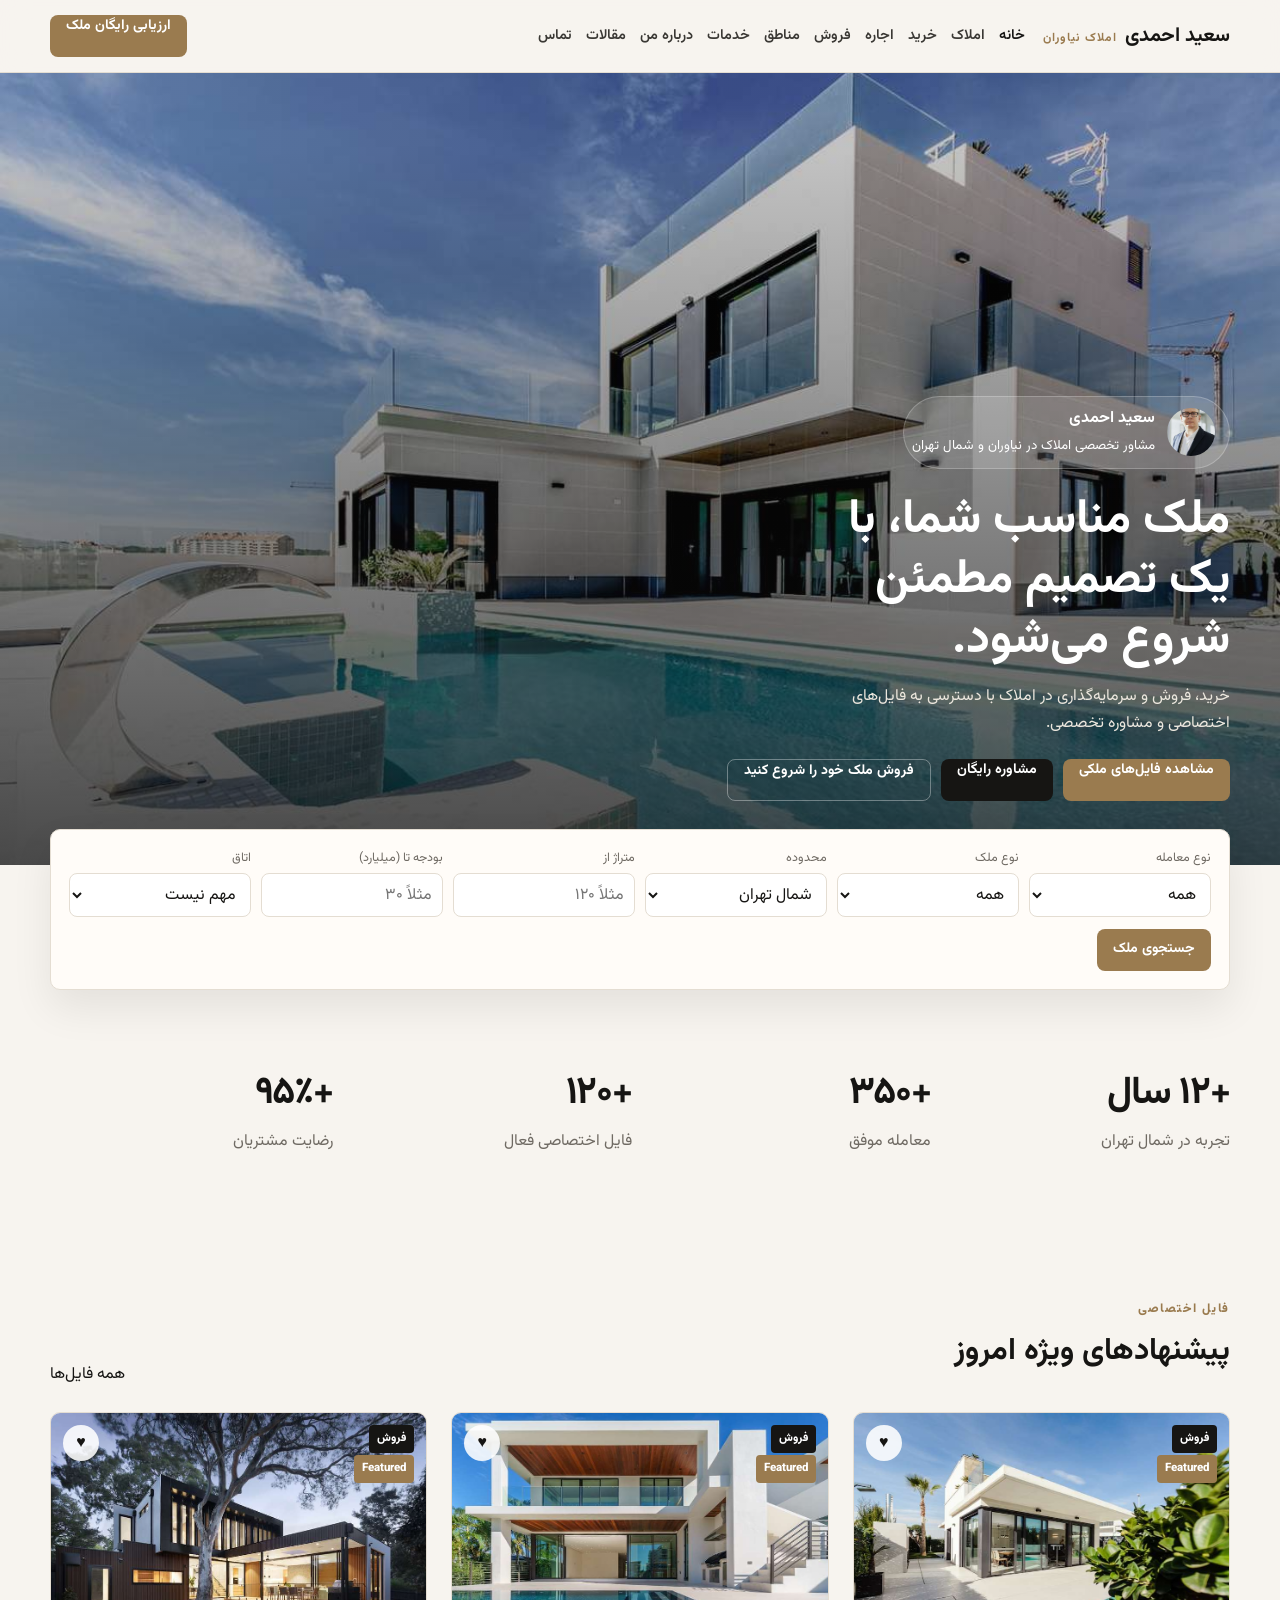
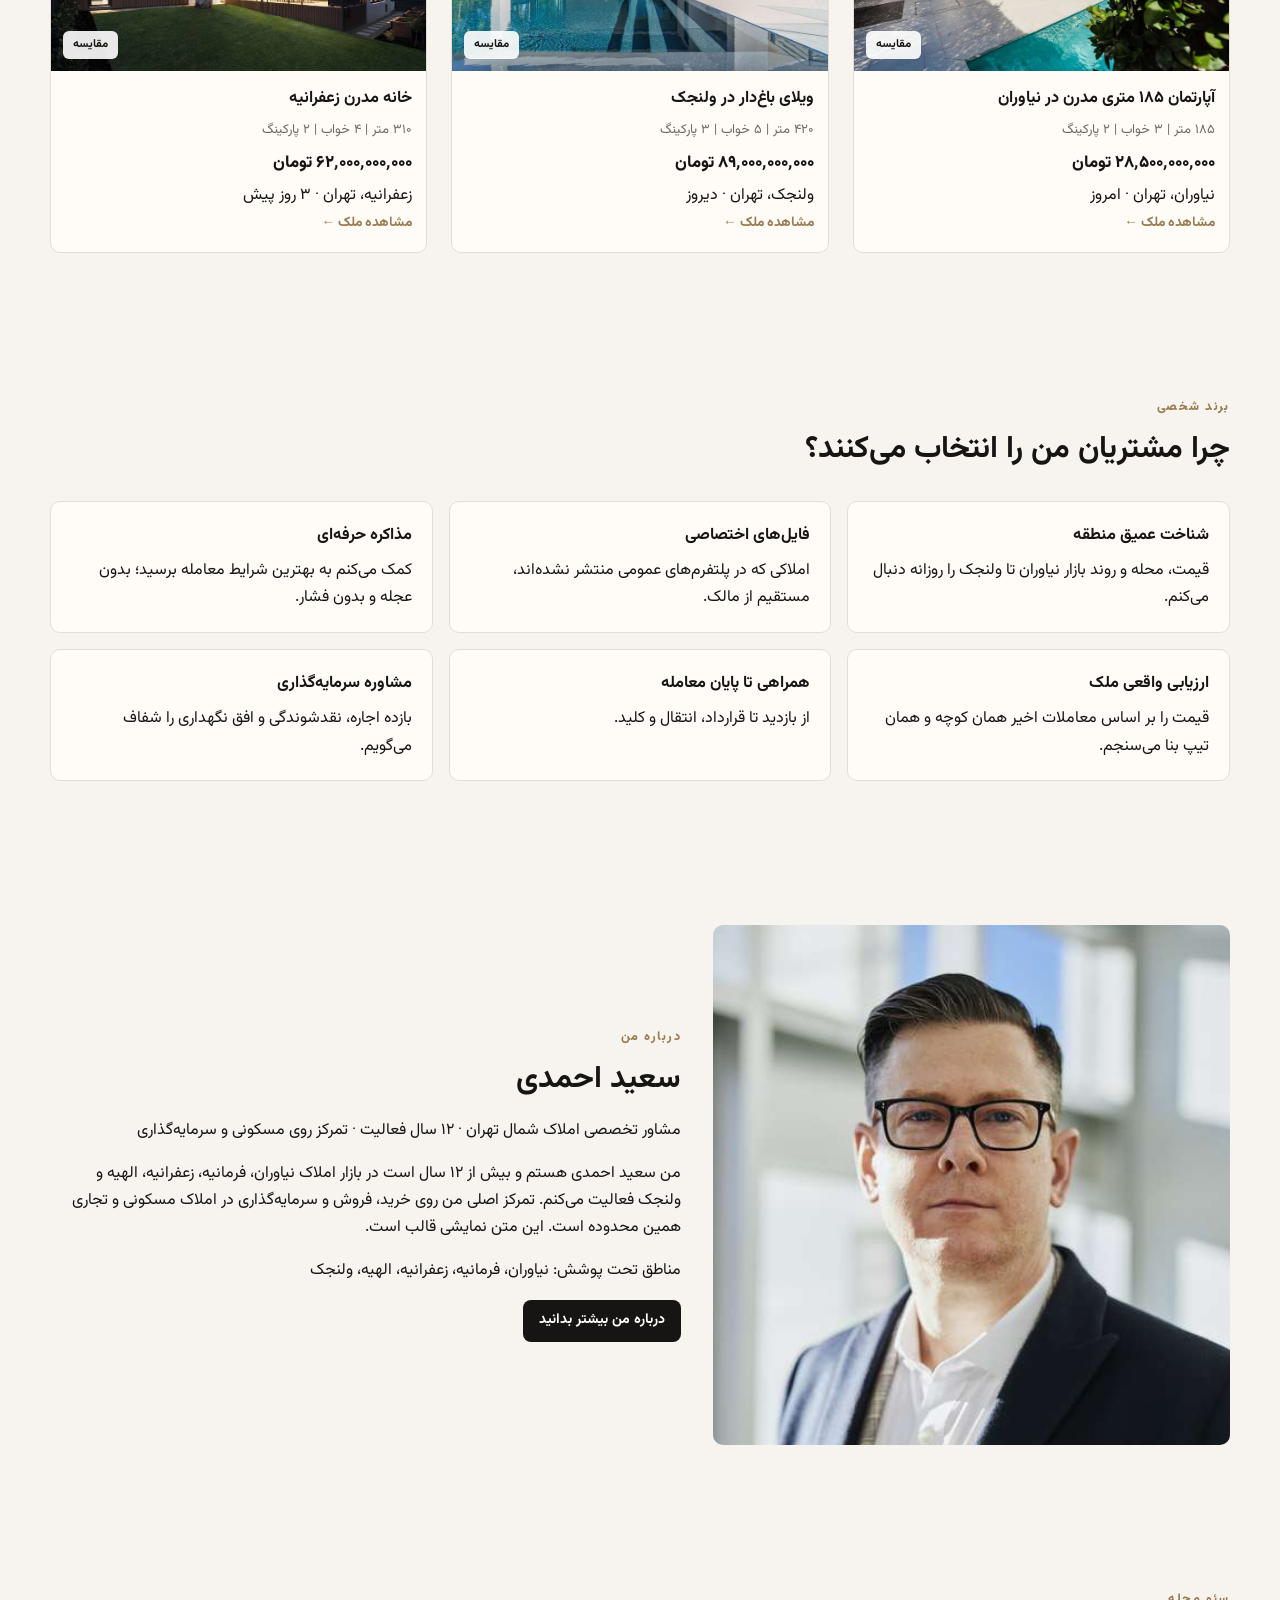
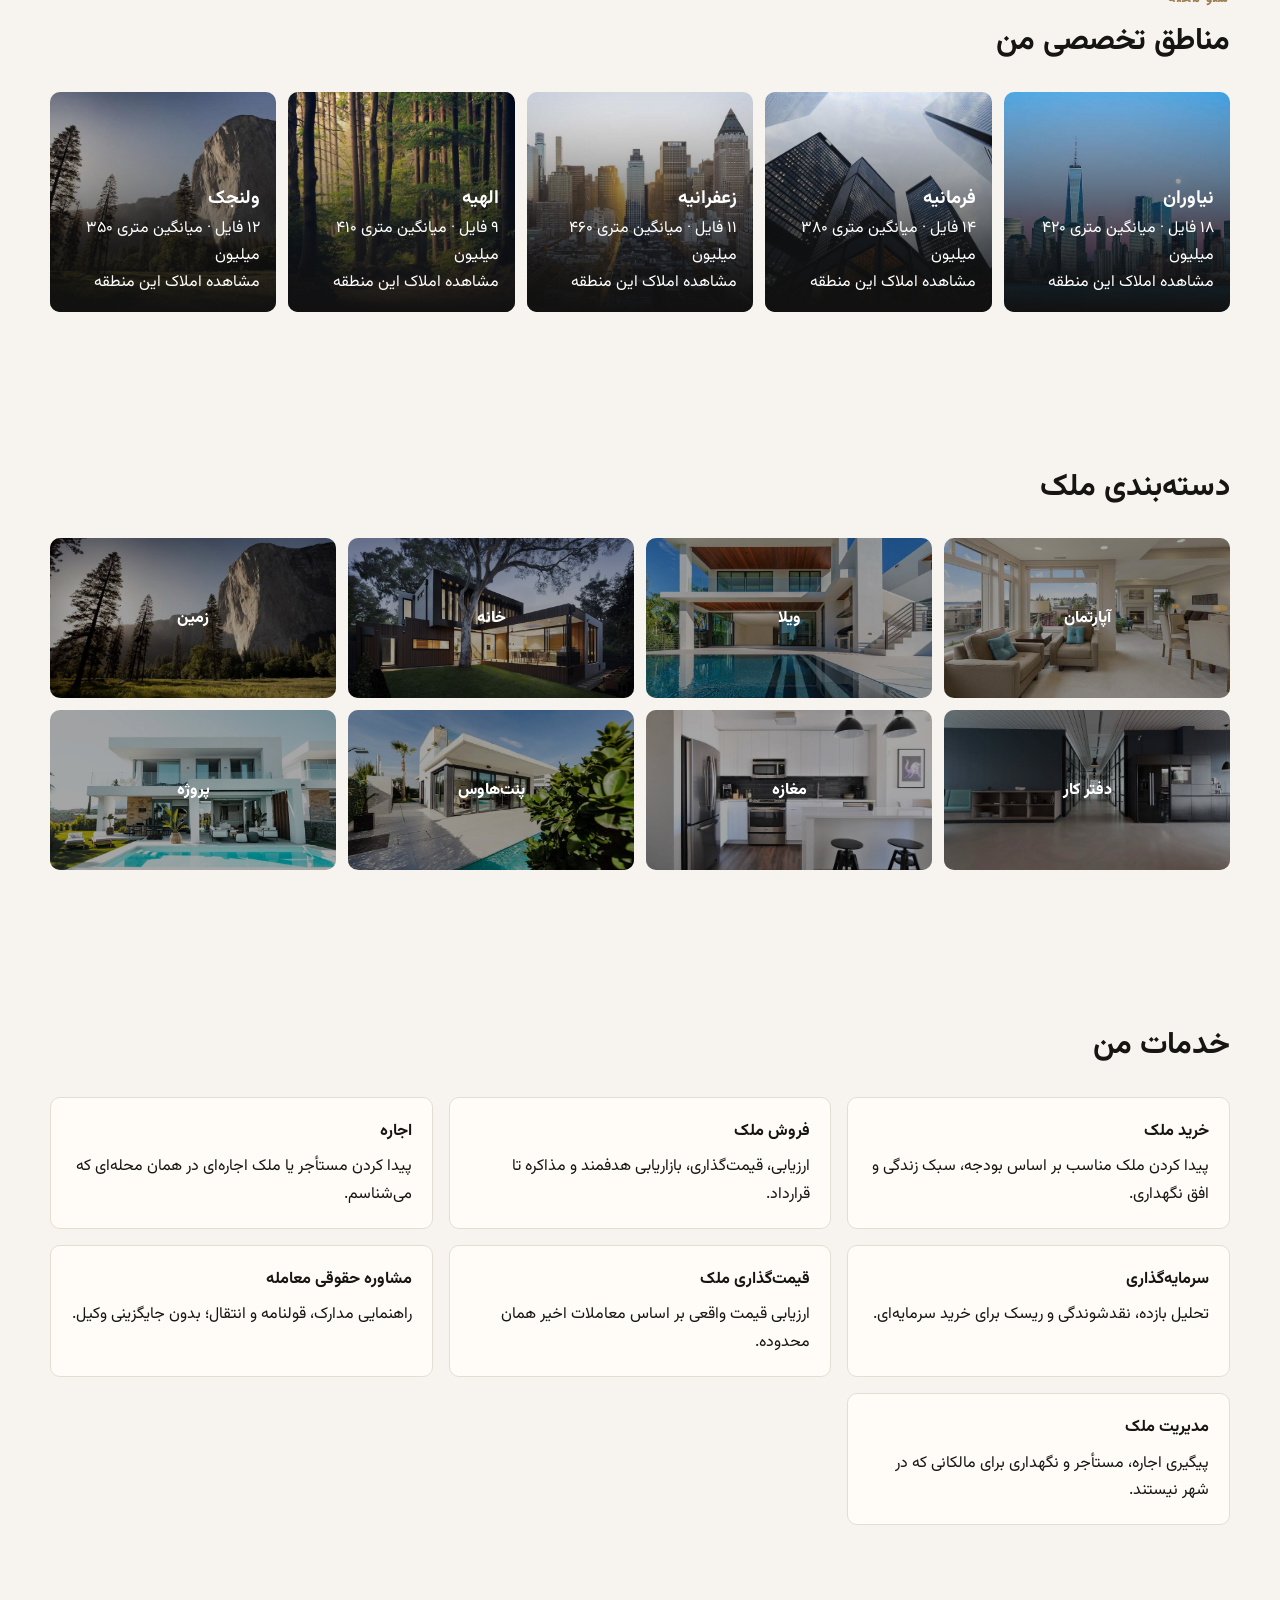
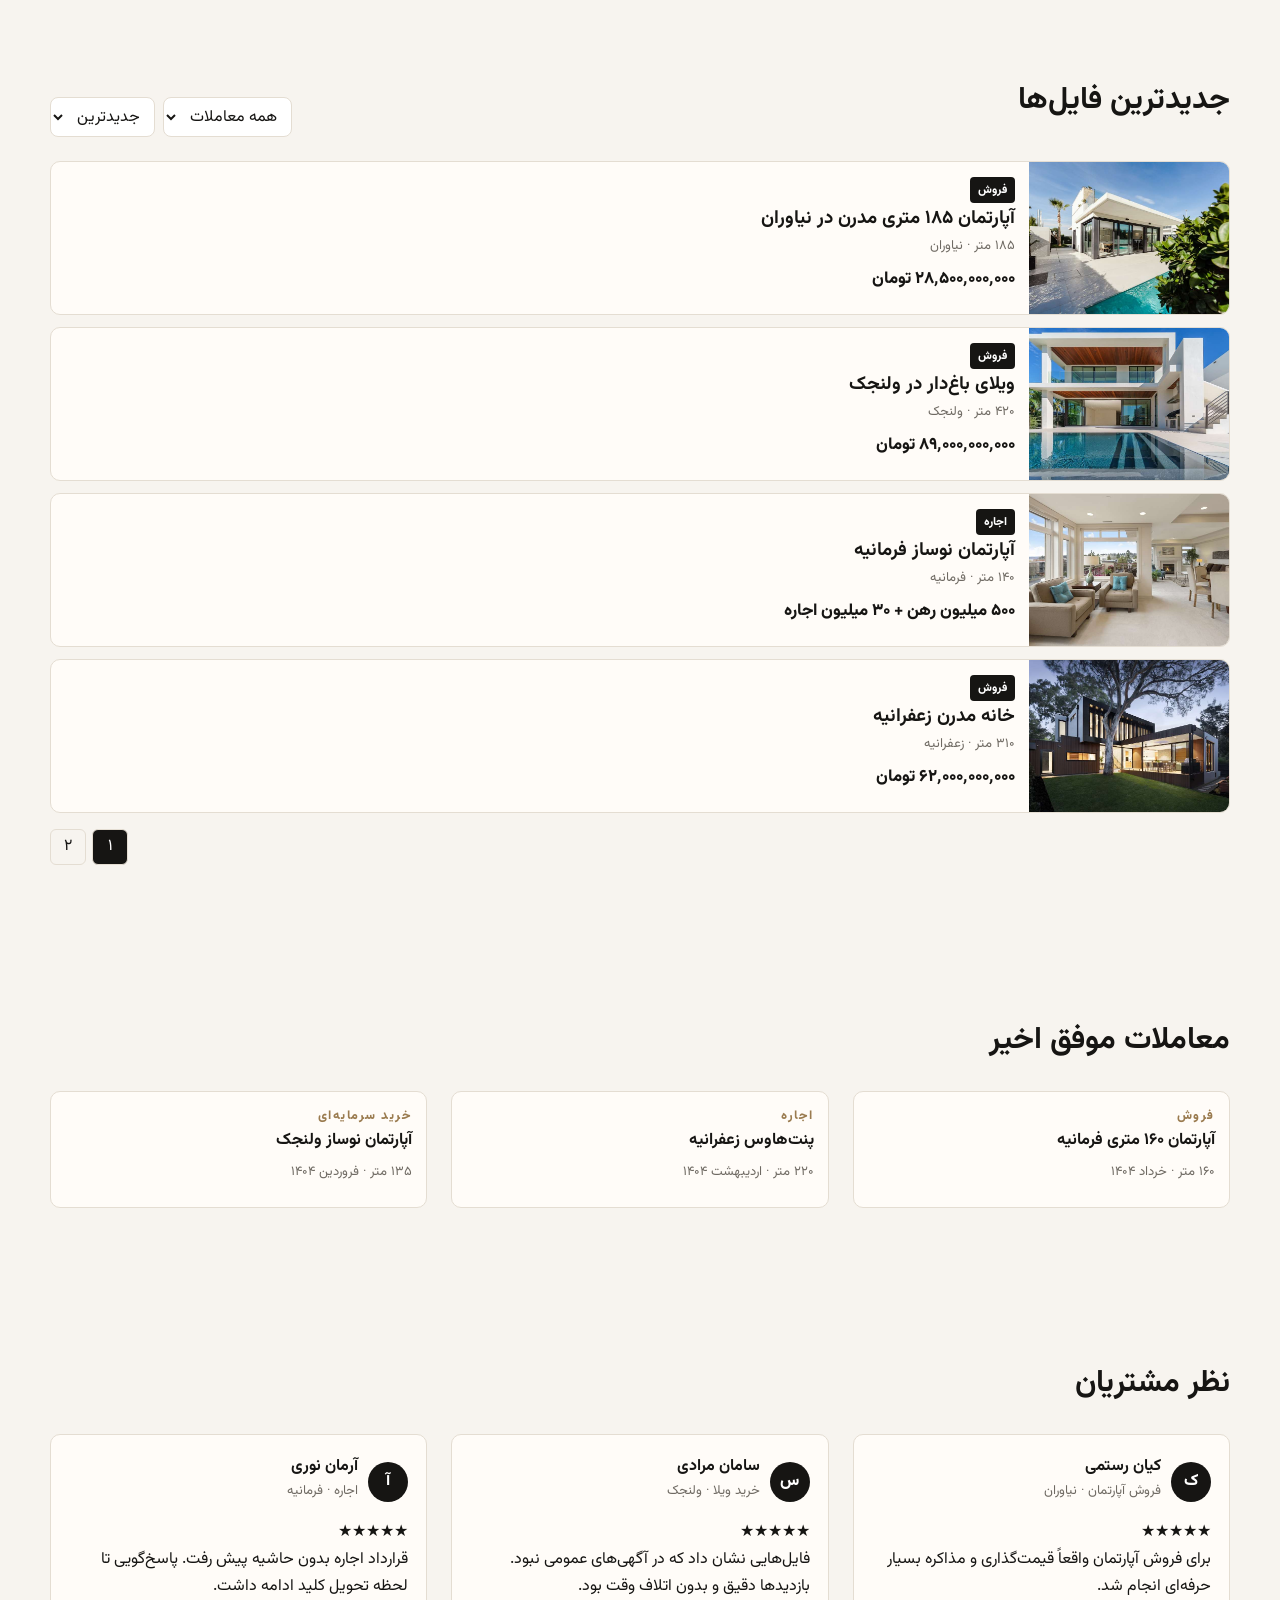
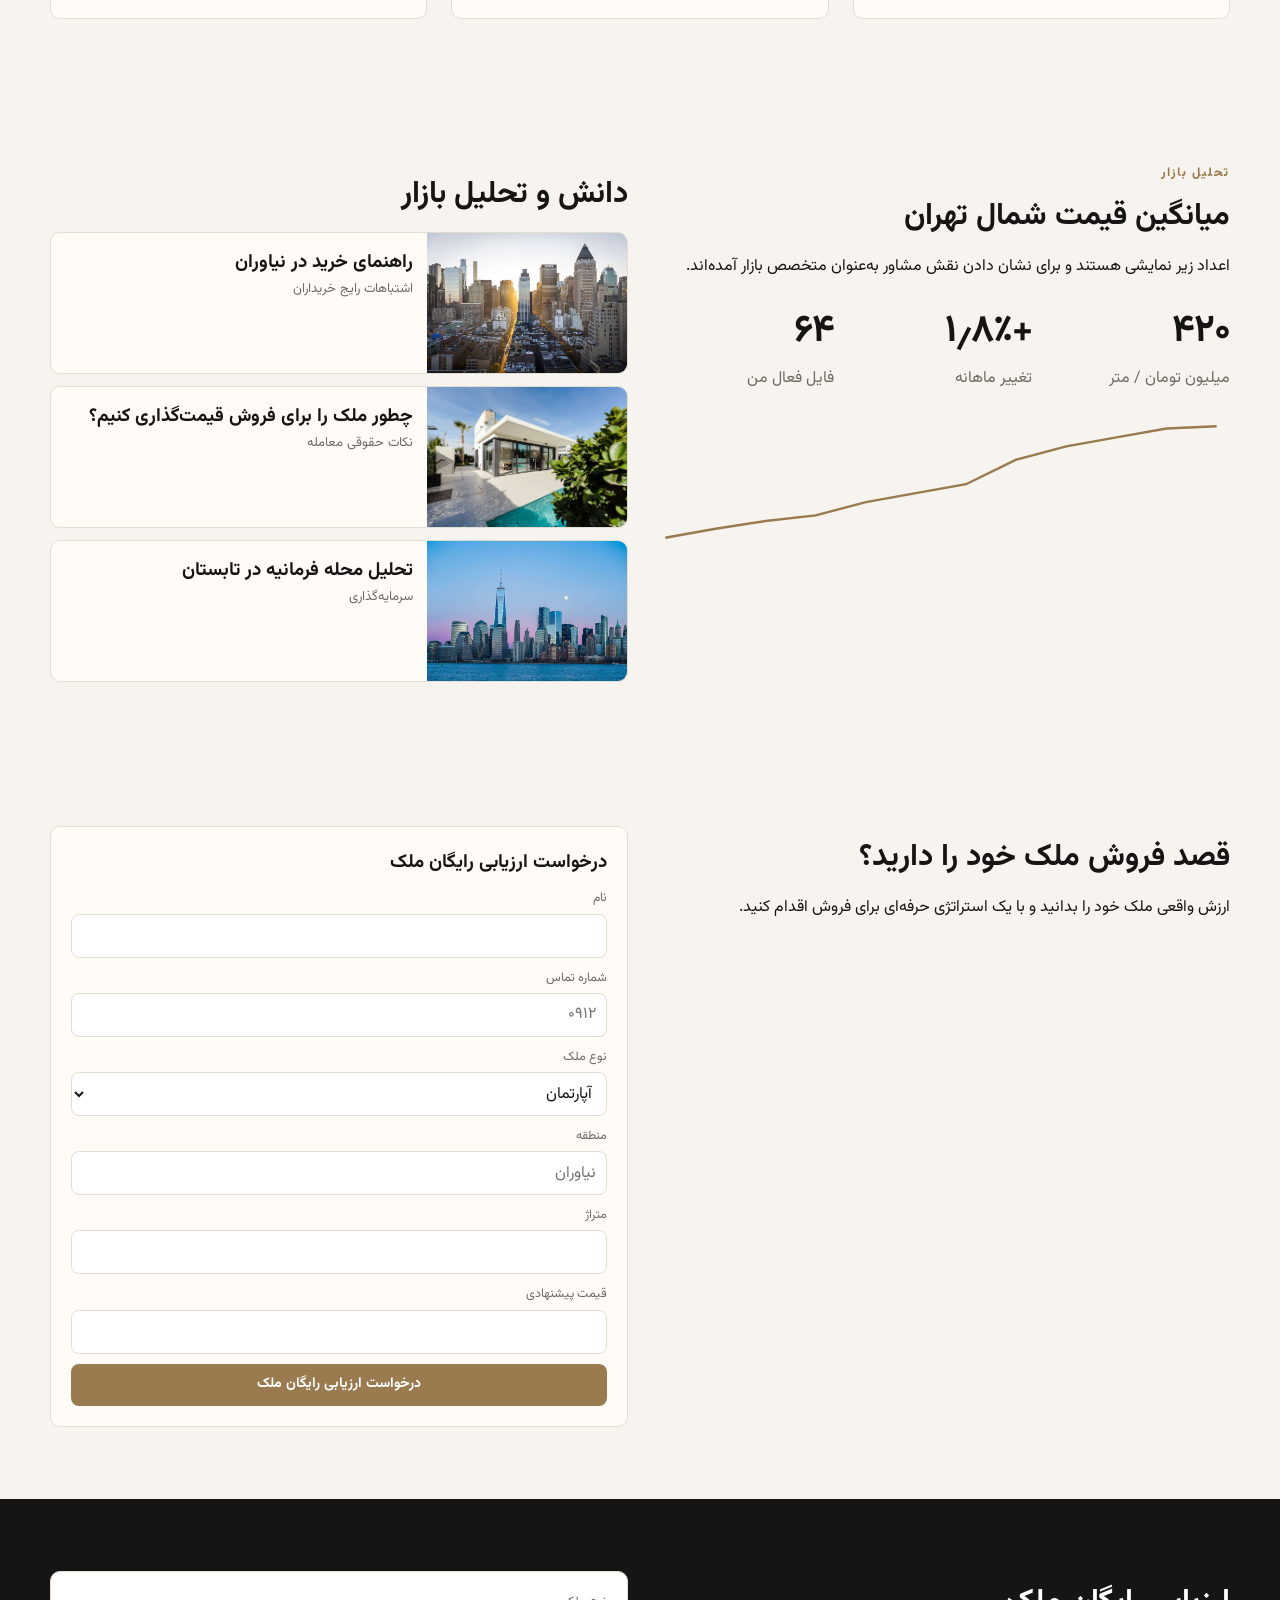
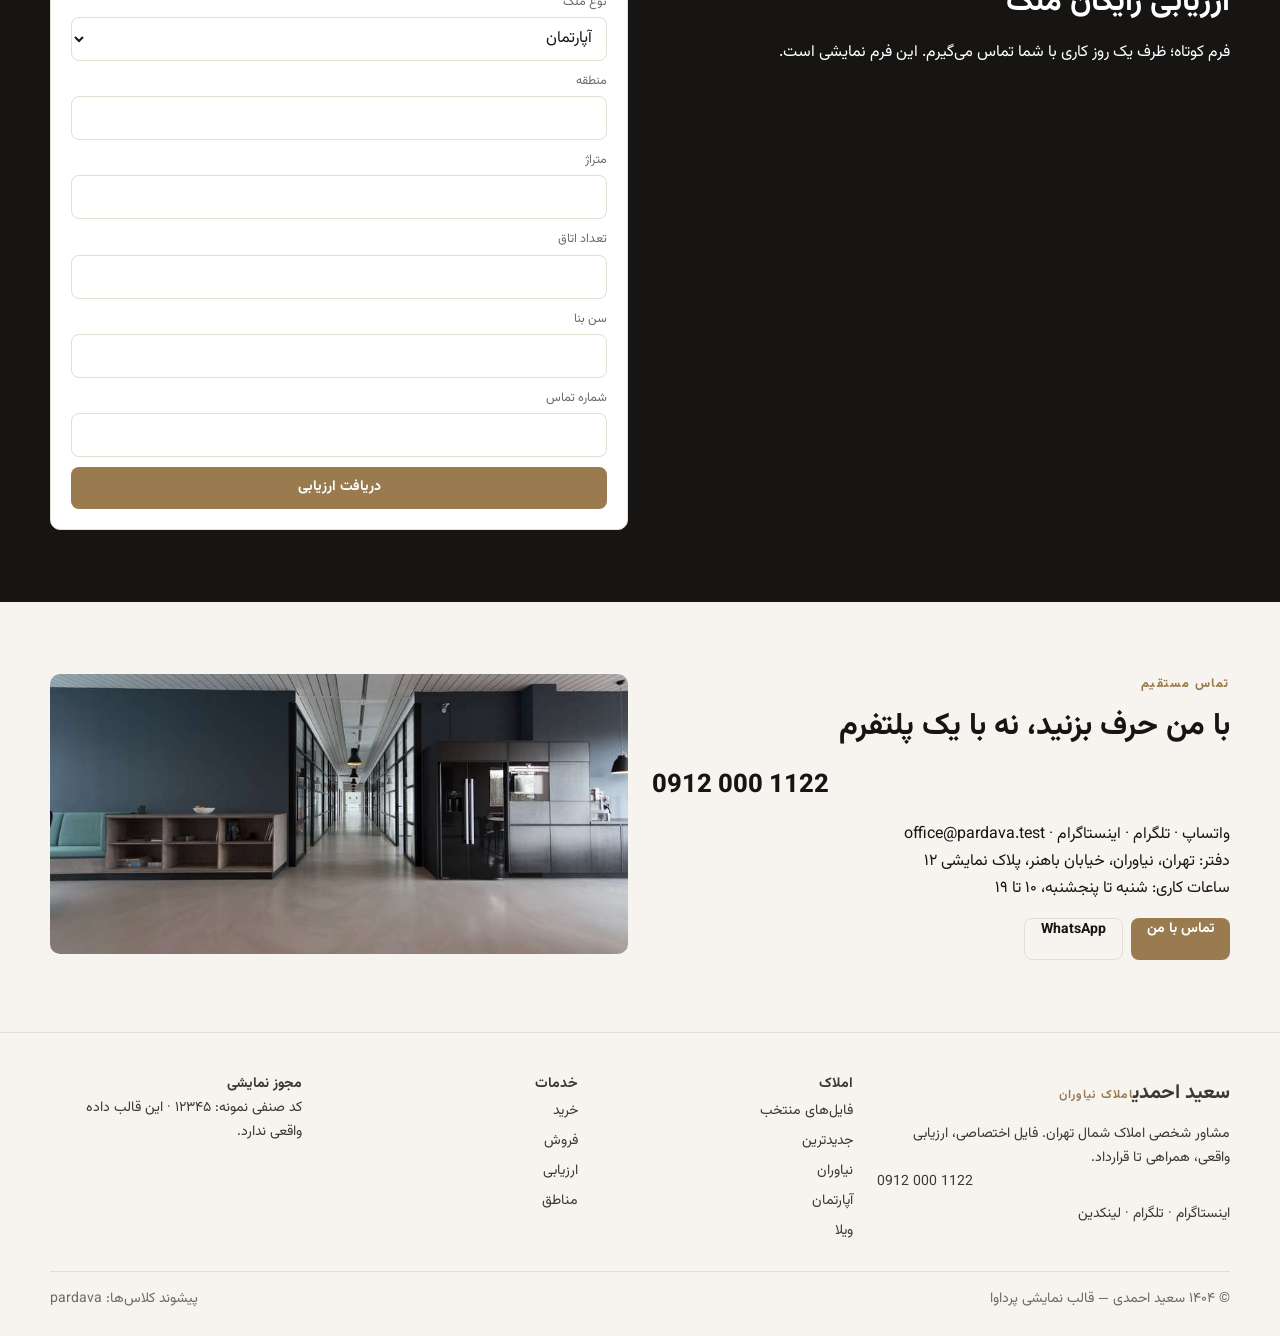
<file: pardava-realtor/index.html>
<!DOCTYPE html>
<html lang="fa" dir="rtl">
<head>
  <meta charset="UTF-8">
  <meta name="viewport" content="width=device-width, initial-scale=1.0">
  <title>سعید احمدی | مشاور تخصصی املاک نیاوران</title>
  <meta name="description" content="سعید احمدی، مشاور املاک شمال تهران. خرید، فروش و سرمایه‌گذاری در نیاوران، فرمانیه، زعفرانیه، الهیه و ولنجک. فایل اختصاصی و مشاوره تخصصی.">
  <link rel="preconnect" href="https://fonts.googleapis.com">
  <link rel="preconnect" href="https://fonts.gstatic.com" crossorigin>
  <link href="https://fonts.googleapis.com/css2?family=Vazirmatn:wght@400;500;600;700;800&display=swap" rel="stylesheet">
  <link rel="stylesheet" href="assets/style.css">
  <script type="application/ld+json">
  {"@context":"https://schema.org","@type":"RealEstateAgent","name":"سعید احمدی","areaServed":["نیاوران","فرمانیه","زعفرانیه","الهیه","ولنجک"],"telephone":"+98219120001122","address":{"@type":"PostalAddress","addressLocality":"تهران","streetAddress":"نیاوران، خیابان باهنر"}}
  </script>
</head>
<body>
  <a class="pardava-skip" href="#pardava-search">رفتن به جستجوی ملک</a>
  <header class="pardava-header" id="pardava-header">
    <div class="pardava-wrap pardava-header__bar">
      <a class="pardava-logo" href="index.html"><b>سعید احمدی</b><small>املاک نیاوران</small></a>
      <nav class="pardava-nav" id="pardava-nav">
        <a class="is-on" href="index.html">خانه</a>
        <a href="#pardava-featured">املاک</a>
        <a href="#pardava-search">خرید</a>
        <a href="#pardava-search">اجاره</a>
        <a href="#pardava-sell">فروش</a>
        <a href="#pardava-areas">مناطق</a>
        <a href="#pardava-services">خدمات</a>
        <a href="#pardava-about">درباره من</a>
        <a href="#pardava-blog">مقالات</a>
        <a href="#pardava-contact">تماس</a>
      </nav>
      <div class="pardava-header__tools">
        <a class="pardava-btn pardava-btn--bronze" href="#pardava-value">ارزیابی رایگان ملک</a>
        <button class="pardava-burger" id="pardava-burger" type="button" aria-label="منو">☰</button>
      </div>
    </div>
  </header>

  <section class="pardava-hero" id="pardava-hero">
    <div class="pardava-hero__bg">
      <img src="assets/images/hero.jpg" alt="ویلای مدرن با استخر — تصویر تزئینی هیرو" width="1200" height="796" fetchpriority="high">
    </div>
    <div class="pardava-wrap pardava-hero__inner">
      <div class="pardava-agent-chip">
        <img src="assets/images/agent.jpg" alt="سعید احمدی، مشاور املاک" width="466" height="700">
        <span><b>سعید احمدی</b><br><small>مشاور تخصصی املاک در نیاوران و شمال تهران</small></span>
      </div>
      <h1>ملک مناسب شما، با یک تصمیم مطمئن شروع می‌شود.</h1>
      <p class="pardava-hero__text">خرید، فروش و سرمایه‌گذاری در املاک با دسترسی به فایل‌های اختصاصی و مشاوره تخصصی.</p>
      <div class="pardava-hero__cta">
        <a class="pardava-btn pardava-btn--bronze" href="#pardava-featured">مشاهده فایل‌های ملکی</a>
        <a class="pardava-btn" href="#pardava-contact">مشاوره رایگان</a>
        <a class="pardava-btn pardava-btn--ghost" href="#pardava-sell" style="color:#fff;border-color:color-mix(in srgb,#fff 35%,transparent)">فروش ملک خود را شروع کنید</a>
      </div>
    </div>
  </section>

  <section class="pardava-search" id="pardava-search">
    <div class="pardava-wrap">
      <form class="pardava-search__box" id="pardava-search-form">
        <div class="pardava-search__grid">
          <div class="pardava-field">
            <label for="pardava-deal">نوع معامله</label>
            <select id="pardava-deal"><option value="">همه</option><option>خرید</option><option>اجاره</option><option>رهن</option></select>
          </div>
          <div class="pardava-field">
            <label for="pardava-type">نوع ملک</label>
            <select id="pardava-type"><option value="">همه</option><option>آپارتمان</option><option>خانه</option><option>ویلا</option><option>زمین</option><option>دفتر</option><option>مغازه</option><option>پروژه</option></select>
          </div>
          <div class="pardava-field">
            <label for="pardava-area">محدوده</label>
            <select id="pardava-area"><option value="">شمال تهران</option><option>نیاوران</option><option>فرمانیه</option><option>زعفرانیه</option><option>الهیه</option><option>ولنجک</option></select>
          </div>
          <div class="pardava-field">
            <label for="pardava-meter">متراژ از</label>
            <input id="pardava-meter" placeholder="مثلاً ۱۲۰">
          </div>
          <div class="pardava-field">
            <label for="pardava-budget">بودجه تا (میلیارد)</label>
            <input id="pardava-budget" placeholder="مثلاً ۳۰">
          </div>
          <div class="pardava-field">
            <label for="pardava-rooms">اتاق</label>
            <select id="pardava-rooms"><option value="">مهم نیست</option><option>۱</option><option>۲</option><option>۳</option><option>۴+</option></select>
          </div>
        </div>
        <button class="pardava-btn pardava-btn--bronze" type="submit" style="margin-top:12px">جستجوی ملک</button>
      </form>
    </div>
  </section>

  <section class="pardava-section" id="pardava-trust">
    <div class="pardava-wrap pardava-stats">
      <div><b>+۱۲ سال</b><p>تجربه در شمال تهران</p></div>
      <div><b>+۳۵۰</b><p>معامله موفق</p></div>
      <div><b>+۱۲۰</b><p>فایل اختصاصی فعال</p></div>
      <div><b>+۹۵٪</b><p>رضایت مشتریان</p></div>
    </div>
  </section>

  <section class="pardava-section" id="pardava-featured">
    <div class="pardava-wrap">
      <div class="pardava-sechead">
        <div>
          <p class="pardava-kicker">فایل اختصاصی</p>
          <h2 class="pardava-title">پیشنهادهای ویژه امروز</h2>
        </div>
        <a href="#pardava-latest">همه فایل‌ها</a>
      </div>
      <div class="pardava-grid" id="pardava-featured-grid"></div>
    </div>
  </section>

  <section class="pardava-section" id="pardava-why">
    <div class="pardava-wrap">
      <p class="pardava-kicker">برند شخصی</p>
      <h2 class="pardava-title">چرا مشتریان من را انتخاب می‌کنند؟</h2>
      <div class="pardava-why" style="margin-top:24px">
        <article><h3>شناخت عمیق منطقه</h3><p>قیمت، محله و روند بازار نیاوران تا ولنجک را روزانه دنبال می‌کنم.</p></article>
        <article><h3>فایل‌های اختصاصی</h3><p>املاکی که در پلتفرم‌های عمومی منتشر نشده‌اند، مستقیم از مالک.</p></article>
        <article><h3>مذاکره حرفه‌ای</h3><p>کمک می‌کنم به بهترین شرایط معامله برسید؛ بدون عجله و بدون فشار.</p></article>
        <article><h3>ارزیابی واقعی ملک</h3><p>قیمت را بر اساس معاملات اخیر همان کوچه و همان تیپ بنا می‌سنجم.</p></article>
        <article><h3>همراهی تا پایان معامله</h3><p>از بازدید تا قرارداد، انتقال و کلید.</p></article>
        <article><h3>مشاوره سرمایه‌گذاری</h3><p>بازده اجاره، نقدشوندگی و افق نگهداری را شفاف می‌گویم.</p></article>
      </div>
    </div>
  </section>

  <section class="pardava-section" id="pardava-about">
    <div class="pardava-wrap pardava-about">
      <img src="assets/images/agent.jpg" alt="سعید احمدی در فضای کاری" width="466" height="700">
      <div>
        <p class="pardava-kicker">درباره من</p>
        <h2 class="pardava-title">سعید احمدی</h2>
        <p>مشاور تخصصی املاک شمال تهران · ۱۲ سال فعالیت · تمرکز روی مسکونی و سرمایه‌گذاری</p>
        <p style="margin:16px 0">من سعید احمدی هستم و بیش از ۱۲ سال است در بازار املاک نیاوران، فرمانیه، زعفرانیه، الهیه و ولنجک فعالیت می‌کنم. تمرکز اصلی من روی خرید، فروش و سرمایه‌گذاری در املاک مسکونی و تجاری همین محدوده است. این متن نمایشی قالب است.</p>
        <p>مناطق تحت پوشش: نیاوران، فرمانیه، زعفرانیه، الهیه، ولنجک</p>
        <a class="pardava-btn" href="#pardava-contact" style="margin-top:16px;display:inline-flex;align-items:center">درباره من بیشتر بدانید</a>
      </div>
    </div>
  </section>

  <section class="pardava-section" id="pardava-areas">
    <div class="pardava-wrap">
      <p class="pardava-kicker">سئو محله</p>
      <h2 class="pardava-title">مناطق تخصصی من</h2>
      <div class="pardava-areas" style="margin-top:24px">
        <a class="pardava-area" href="area.html">
          <img src="assets/images/a5.jpg" alt="نیاوران" width="800" height="485" loading="lazy">
          <div><h3>نیاوران</h3><p>۱۸ فایل · میانگین متری ۴۲۰ میلیون</p><span>مشاهده املاک این منطقه</span></div>
        </a>
        <a class="pardava-area" href="area.html">
          <img src="assets/images/a1.jpg" alt="فرمانیه" width="800" height="533" loading="lazy">
          <div><h3>فرمانیه</h3><p>۱۴ فایل · میانگین متری ۳۸۰ میلیون</p><span>مشاهده املاک این منطقه</span></div>
        </a>
        <a class="pardava-area" href="area.html">
          <img src="assets/images/a2.jpg" alt="زعفرانیه" width="800" height="533" loading="lazy">
          <div><h3>زعفرانیه</h3><p>۱۱ فایل · میانگین متری ۴۶۰ میلیون</p><span>مشاهده املاک این منطقه</span></div>
        </a>
        <a class="pardava-area" href="area.html">
          <img src="assets/images/a3.jpg" alt="الهیه" width="800" height="532" loading="lazy">
          <div><h3>الهیه</h3><p>۹ فایل · میانگین متری ۴۱۰ میلیون</p><span>مشاهده املاک این منطقه</span></div>
        </a>
        <a class="pardava-area" href="area.html">
          <img src="assets/images/a4.jpg" alt="ولنجک" width="800" height="533" loading="lazy">
          <div><h3>ولنجک</h3><p>۱۲ فایل · میانگین متری ۳۵۰ میلیون</p><span>مشاهده املاک این منطقه</span></div>
        </a>
      </div>
    </div>
  </section>

  <section class="pardava-section" id="pardava-cats">
    <div class="pardava-wrap">
      <h2 class="pardava-title">دسته‌بندی ملک</h2>
      <div class="pardava-cats" style="margin-top:24px">
        <a class="pardava-cat" href="#pardava-featured"><img src="assets/images/p5.jpg" alt="" loading="lazy"><span>آپارتمان</span></a>
        <a class="pardava-cat" href="#pardava-featured"><img src="assets/images/p4.jpg" alt="" loading="lazy"><span>ویلا</span></a>
        <a class="pardava-cat" href="#pardava-featured"><img src="assets/images/p1.jpg" alt="" loading="lazy"><span>خانه</span></a>
        <a class="pardava-cat" href="#pardava-featured"><img src="assets/images/a4.jpg" alt="" loading="lazy"><span>زمین</span></a>
        <a class="pardava-cat" href="#pardava-featured"><img src="assets/images/office.jpg" alt="" loading="lazy"><span>دفتر کار</span></a>
        <a class="pardava-cat" href="#pardava-featured"><img src="assets/images/c1.jpg" alt="" loading="lazy"><span>مغازه</span></a>
        <a class="pardava-cat" href="#pardava-featured"><img src="assets/images/p2.jpg" alt="" loading="lazy"><span>پنت‌هاوس</span></a>
        <a class="pardava-cat" href="#pardava-featured"><img src="assets/images/p8.jpg" alt="" loading="lazy"><span>پروژه</span></a>
      </div>
    </div>
  </section>

  <section class="pardava-section" id="pardava-services">
    <div class="pardava-wrap">
      <h2 class="pardava-title">خدمات من</h2>
      <div class="pardava-why" style="margin-top:24px">
        <article><h3>خرید ملک</h3><p>پیدا کردن ملک مناسب بر اساس بودجه، سبک زندگی و افق نگهداری.</p></article>
        <article><h3>فروش ملک</h3><p>ارزیابی، قیمت‌گذاری، بازاریابی هدفمند و مذاکره تا قرارداد.</p></article>
        <article><h3>اجاره</h3><p>پیدا کردن مستأجر یا ملک اجاره‌ای در همان محله‌ای که می‌شناسم.</p></article>
        <article><h3>سرمایه‌گذاری</h3><p>تحلیل بازده، نقدشوندگی و ریسک برای خرید سرمایه‌ای.</p></article>
        <article><h3>قیمت‌گذاری ملک</h3><p>ارزیابی قیمت واقعی بر اساس معاملات اخیر همان محدوده.</p></article>
        <article><h3>مشاوره حقوقی معامله</h3><p>راهنمایی مدارک، قولنامه و انتقال؛ بدون جایگزینی وکیل.</p></article>
        <article><h3>مدیریت ملک</h3><p>پیگیری اجاره، مستأجر و نگهداری برای مالکانی که در شهر نیستند.</p></article>
      </div>
    </div>
  </section>

  <section class="pardava-section" id="pardava-latest">
    <div class="pardava-wrap">
      <div class="pardava-sechead">
        <h2 class="pardava-title">جدیدترین فایل‌ها</h2>
        <div style="display:flex;gap:8px;flex-wrap:wrap">
          <select id="pardava-latest-filter" aria-label="فیلتر معامله">
            <option value="">همه معاملات</option>
            <option>فروش</option>
            <option>اجاره</option>
            <option>رهن</option>
          </select>
          <select id="pardava-sort" aria-label="مرتب‌سازی">
            <option value="new">جدیدترین</option>
            <option value="price">گران‌ترین</option>
            <option value="meter">بزرگ‌ترین</option>
          </select>
        </div>
      </div>
      <div id="pardava-latest-list"></div>
      <div class="pardava-pager" id="pardava-pager"></div>
    </div>
  </section>

  <section class="pardava-section" id="pardava-deals">
    <div class="pardava-wrap">
      <h2 class="pardava-title">معاملات موفق اخیر</h2>
      <div class="pardava-grid" style="margin-top:24px">
        <article class="pardava-pcard pardava-span-4"><div class="pardava-pcard__body"><p class="pardava-kicker">فروش</p><h3>آپارتمان ۱۶۰ متری فرمانیه</h3><p class="pardava-spec">۱۶۰ متر · خرداد ۱۴۰۴</p></article>
        <article class="pardava-pcard pardava-span-4"><div class="pardava-pcard__body"><p class="pardava-kicker">اجاره</p><h3>پنت‌هاوس زعفرانیه</h3><p class="pardava-spec">۲۲۰ متر · اردیبهشت ۱۴۰۴</p></article>
        <article class="pardava-pcard pardava-span-4"><div class="pardava-pcard__body"><p class="pardava-kicker">خرید سرمایه‌ای</p><h3>آپارتمان نوساز ولنجک</h3><p class="pardava-spec">۱۳۵ متر · فروردین ۱۴۰۴</p></article>
      </div>
    </div>
  </section>

  <section class="pardava-section" id="pardava-quotes">
    <div class="pardava-wrap">
      <h2 class="pardava-title">نظر مشتریان</h2>
      <div class="pardava-grid" style="margin-top:24px">
        <article class="pardava-quote pardava-span-4">
          <header><span class="pardava-mono">ک</span><div><b>کیان رستمی</b><p class="pardava-spec">فروش آپارتمان · نیاوران</p></div></header>
          <p>★★★★★</p>
          <p>برای فروش آپارتمان واقعاً قیمت‌گذاری و مذاکره بسیار حرفه‌ای انجام شد.</p>
        </article>
        <article class="pardava-quote pardava-span-4">
          <header><span class="pardava-mono">س</span><div><b>سامان مرادی</b><p class="pardava-spec">خرید ویلا · ولنجک</p></div></header>
          <p>★★★★★</p>
          <p>فایل‌هایی نشان داد که در آگهی‌های عمومی نبود. بازدیدها دقیق و بدون اتلاف وقت بود.</p>
        </article>
        <article class="pardava-quote pardava-span-4">
          <header><span class="pardava-mono">آ</span><div><b>آرمان نوری</b><p class="pardava-spec">اجاره · فرمانیه</p></div></header>
          <p>★★★★★</p>
          <p>قرارداد اجاره بدون حاشیه پیش رفت. پاسخ‌گویی تا لحظه تحویل کلید ادامه داشت.</p>
        </article>
      </div>
    </div>
  </section>

  <section class="pardava-section" id="pardava-market">
    <div class="pardava-wrap pardava-grid">
      <div class="pardava-span-6">
        <p class="pardava-kicker">تحلیل بازار</p>
        <h2 class="pardava-title">میانگین قیمت شمال تهران</h2>
        <p>اعداد زیر نمایشی هستند و برای نشان دادن نقش مشاور به‌عنوان متخصص بازار آمده‌اند.</p>
        <div class="pardava-stats" style="margin-top:20px;grid-template-columns:repeat(3,1fr)">
          <div><b>۴۲۰</b><p>میلیون تومان / متر</p></div>
          <div><b>+۱٫۸٪</b><p>تغییر ماهانه</p></div>
          <div><b>۶۴</b><p>فایل فعال من</p></div>
        </div>
        <svg class="pardava-chart" id="pardava-chart" viewBox="0 0 520 180" preserveAspectRatio="none"></svg>
      </div>
      <div class="pardava-span-6" id="pardava-blog">
        <h2 class="pardava-title">دانش و تحلیل بازار</h2>
        <a class="pardava-hcard" href="property.html" style="margin-bottom:12px"><img src="assets/images/a2.jpg" alt="" loading="lazy"><div style="padding:14px"><h3>راهنمای خرید در نیاوران</h3><p class="pardava-spec">اشتباهات رایج خریداران</p></div></a>
        <a class="pardava-hcard" href="property.html" style="margin-bottom:12px"><img src="assets/images/p2.jpg" alt="" loading="lazy"><div style="padding:14px"><h3>چطور ملک را برای فروش قیمت‌گذاری کنیم؟</h3><p class="pardava-spec">نکات حقوقی معامله</p></div></a>
        <a class="pardava-hcard" href="property.html"><img src="assets/images/a5.jpg" alt="" loading="lazy"><div style="padding:14px"><h3>تحلیل محله فرمانیه در تابستان</h3><p class="pardava-spec">سرمایه‌گذاری</p></div></a>
      </div>
    </div>
  </section>

  <section class="pardava-section" id="pardava-sell">
    <div class="pardava-wrap pardava-grid">
      <div class="pardava-span-6">
        <h2 class="pardava-title">قصد فروش ملک خود را دارید؟</h2>
        <p>ارزش واقعی ملک خود را بدانید و با یک استراتژی حرفه‌ای برای فروش اقدام کنید.</p>
      </div>
      <form class="pardava-form pardava-span-6" id="pardava-sell-form">
        <h3>درخواست ارزیابی رایگان ملک</h3>
        <div class="pardava-field"><label>نام</label><input required></div>
        <div class="pardava-field"><label>شماره تماس</label><input required placeholder="۰۹۱۲"></div>
        <div class="pardava-field"><label>نوع ملک</label><select><option>آپارتمان</option><option>ویلا</option><option>دفتر</option></select></div>
        <div class="pardava-field"><label>منطقه</label><input placeholder="نیاوران"></div>
        <div class="pardava-field"><label>متراژ</label><input></div>
        <div class="pardava-field"><label>قیمت پیشنهادی</label><input></div>
        <button class="pardava-btn pardava-btn--bronze" type="submit">درخواست ارزیابی رایگان ملک</button>
      </form>
    </div>
  </section>

  <section class="pardava-cta-band" id="pardava-value">
    <div class="pardava-wrap pardava-grid">
      <div class="pardava-span-6">
        <h2 class="pardava-title" style="color:#fff">ارزیابی رایگان ملک</h2>
        <p>فرم کوتاه؛ ظرف یک روز کاری با شما تماس می‌گیرم. این فرم نمایشی است.</p>
      </div>
      <form class="pardava-form pardava-span-6" id="pardava-val-form" style="background:#fff;color:#161513">
        <div class="pardava-field"><label>نوع ملک</label><select><option>آپارتمان</option><option>خانه</option><option>ویلا</option></select></div>
        <div class="pardava-field"><label>منطقه</label><input required></div>
        <div class="pardava-field"><label>متراژ</label><input></div>
        <div class="pardava-field"><label>تعداد اتاق</label><input></div>
        <div class="pardava-field"><label>سن بنا</label><input></div>
        <div class="pardava-field"><label>شماره تماس</label><input required></div>
        <button class="pardava-btn pardava-btn--bronze" type="submit">دریافت ارزیابی</button>
      </form>
    </div>
  </section>

  <section class="pardava-section" id="pardava-contact">
    <div class="pardava-wrap pardava-grid">
      <div class="pardava-span-6">
        <p class="pardava-kicker">تماس مستقیم</p>
        <h2 class="pardava-title">با من حرف بزنید، نه با یک پلتفرم</h2>
        <p style="font-size:1.6rem;font-weight:800;margin:12px 0" dir="ltr">0912 000 1122</p>
        <p>واتساپ · تلگرام · اینستاگرام · office@pardava.test</p>
        <p>دفتر: تهران، نیاوران، خیابان باهنر، پلاک نمایشی ۱۲</p>
        <p>ساعات کاری: شنبه تا پنجشنبه، ۱۰ تا ۱۹</p>
        <div style="display:flex;gap:8px;margin-top:16px;flex-wrap:wrap">
          <a class="pardava-btn pardava-btn--bronze" href="tel:09120001122">تماس با من</a>
          <a class="pardava-btn pardava-btn--ghost" href="https://wa.me/989120001122">WhatsApp</a>
        </div>
      </div>
      <div class="pardava-span-6">
        <img src="assets/images/office.jpg" alt="فضای دفتر مشاوره" width="800" height="534" loading="lazy" style="border-radius:10px;height:280px;object-fit:cover;width:100%">
      </div>
    </div>
  </section>

  <footer class="pardava-footer">
    <div class="pardava-wrap pardava-footer__grid">
      <div>
        <a class="pardava-logo" href="index.html"><b>سعید احمدی</b><small>املاک نیاوران</small></a>
        <p style="margin-top:10px">مشاور شخصی املاک شمال تهران. فایل اختصاصی، ارزیابی واقعی، همراهی تا قرارداد.</p>
        <p dir="ltr">0912 000 1122</p>
        <p style="margin-top:8px">اینستاگرام · تلگرام · لینکدین</p>
      </div>
      <div><strong>املاک</strong><a href="#pardava-featured">فایل‌های منتخب</a><a href="#pardava-latest">جدیدترین</a><a href="area.html">نیاوران</a><a href="#pardava-cats">آپارتمان</a><a href="#pardava-cats">ویلا</a></div>
      <div><strong>خدمات</strong><a href="#pardava-services">خرید</a><a href="#pardava-sell">فروش</a><a href="#pardava-value">ارزیابی</a><a href="#pardava-areas">مناطق</a></div>
      <div><strong>مجوز نمایشی</strong><p>کد صنفی نمونه: ۱۲۳۴۵ · این قالب داده واقعی ندارد.</p></div>
    </div>
    <div class="pardava-wrap pardava-copy"><span>© ۱۴۰۴ سعید احمدی — قالب نمایشی پرداوا</span><span>پیشوند کلاس‌ها: pardava</span></div>
  </footer>

  <div class="pardava-float" id="pardava-float">
    <a class="pardava-btn" href="tel:09120001122">تماس</a>
    <a class="pardava-btn pardava-btn--ghost" href="https://wa.me/989120001122">WhatsApp</a>
    <a class="pardava-btn pardava-btn--bronze" href="property.html">درخواست بازدید</a>
  </div>
  <div class="pardava-toast" id="pardava-toast" role="status"></div>
  <script src="assets/scripts.js"></script>
</body>
</html>
</file>
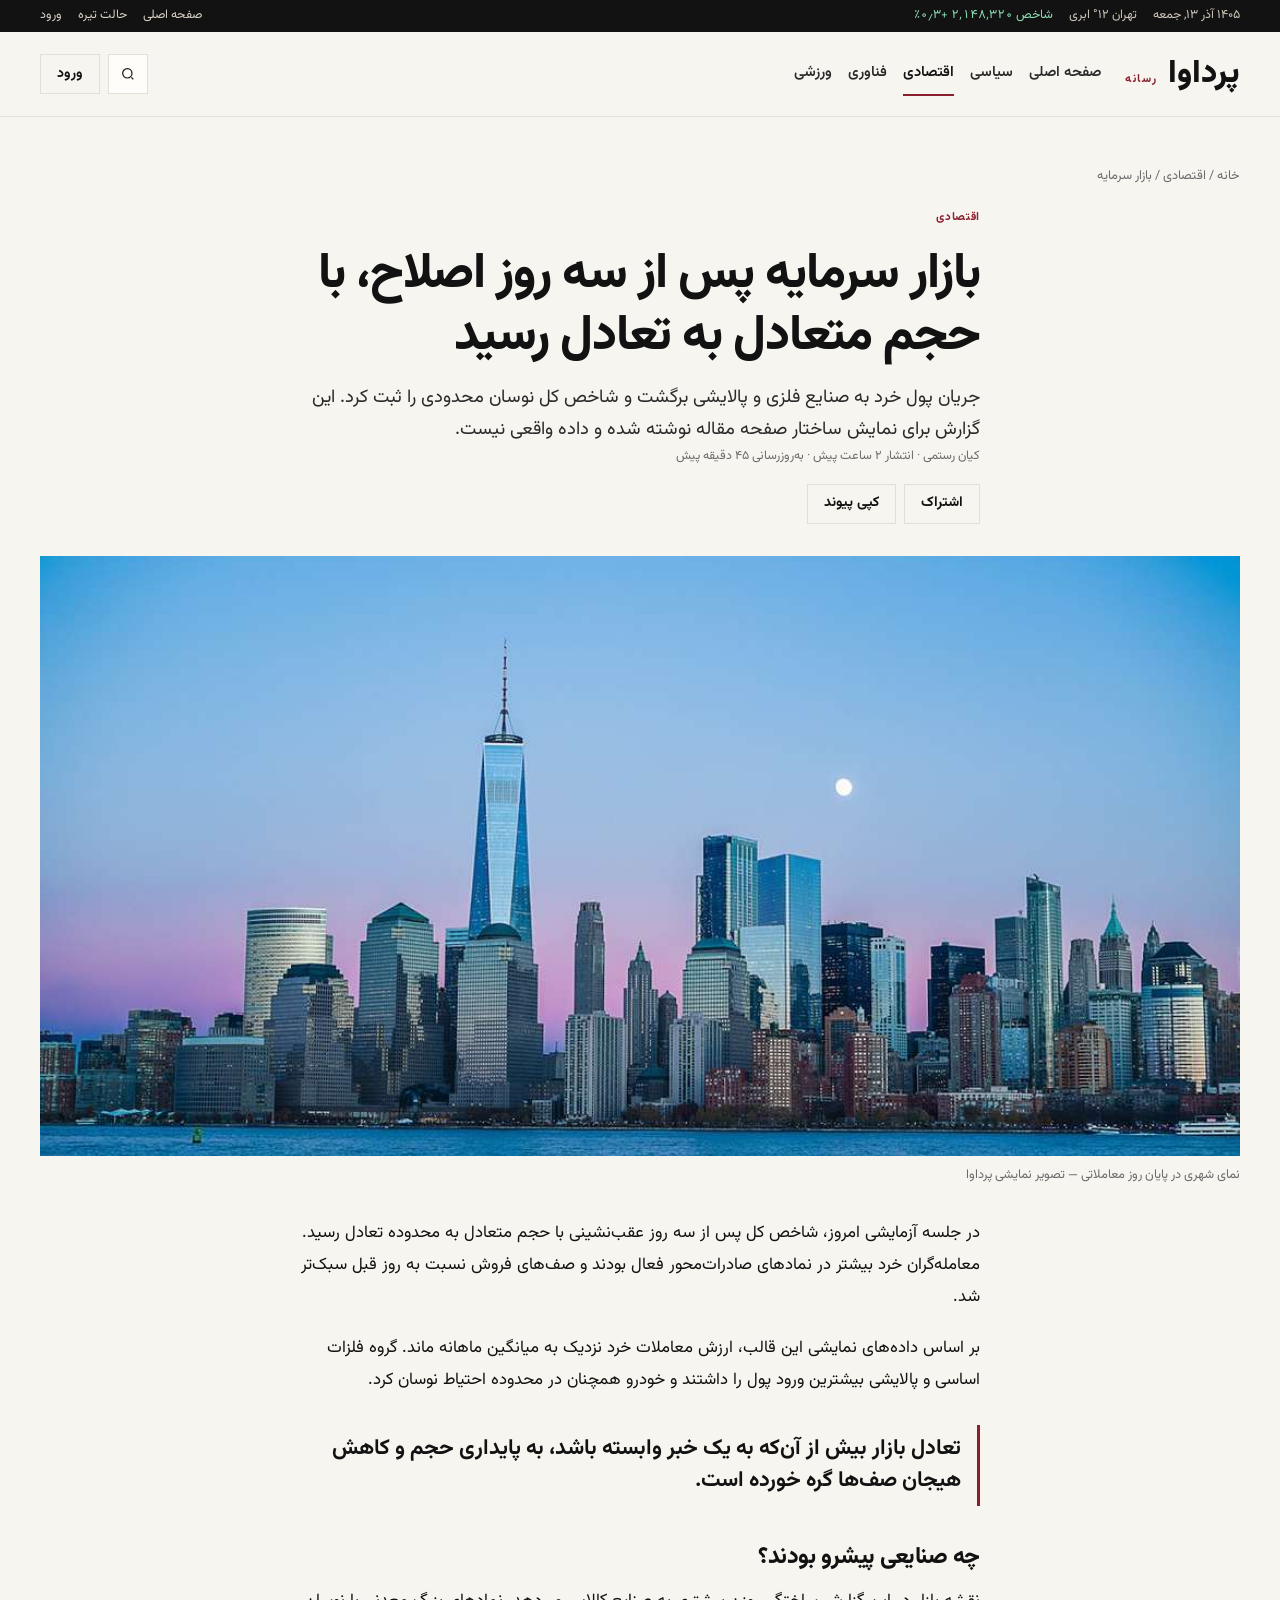
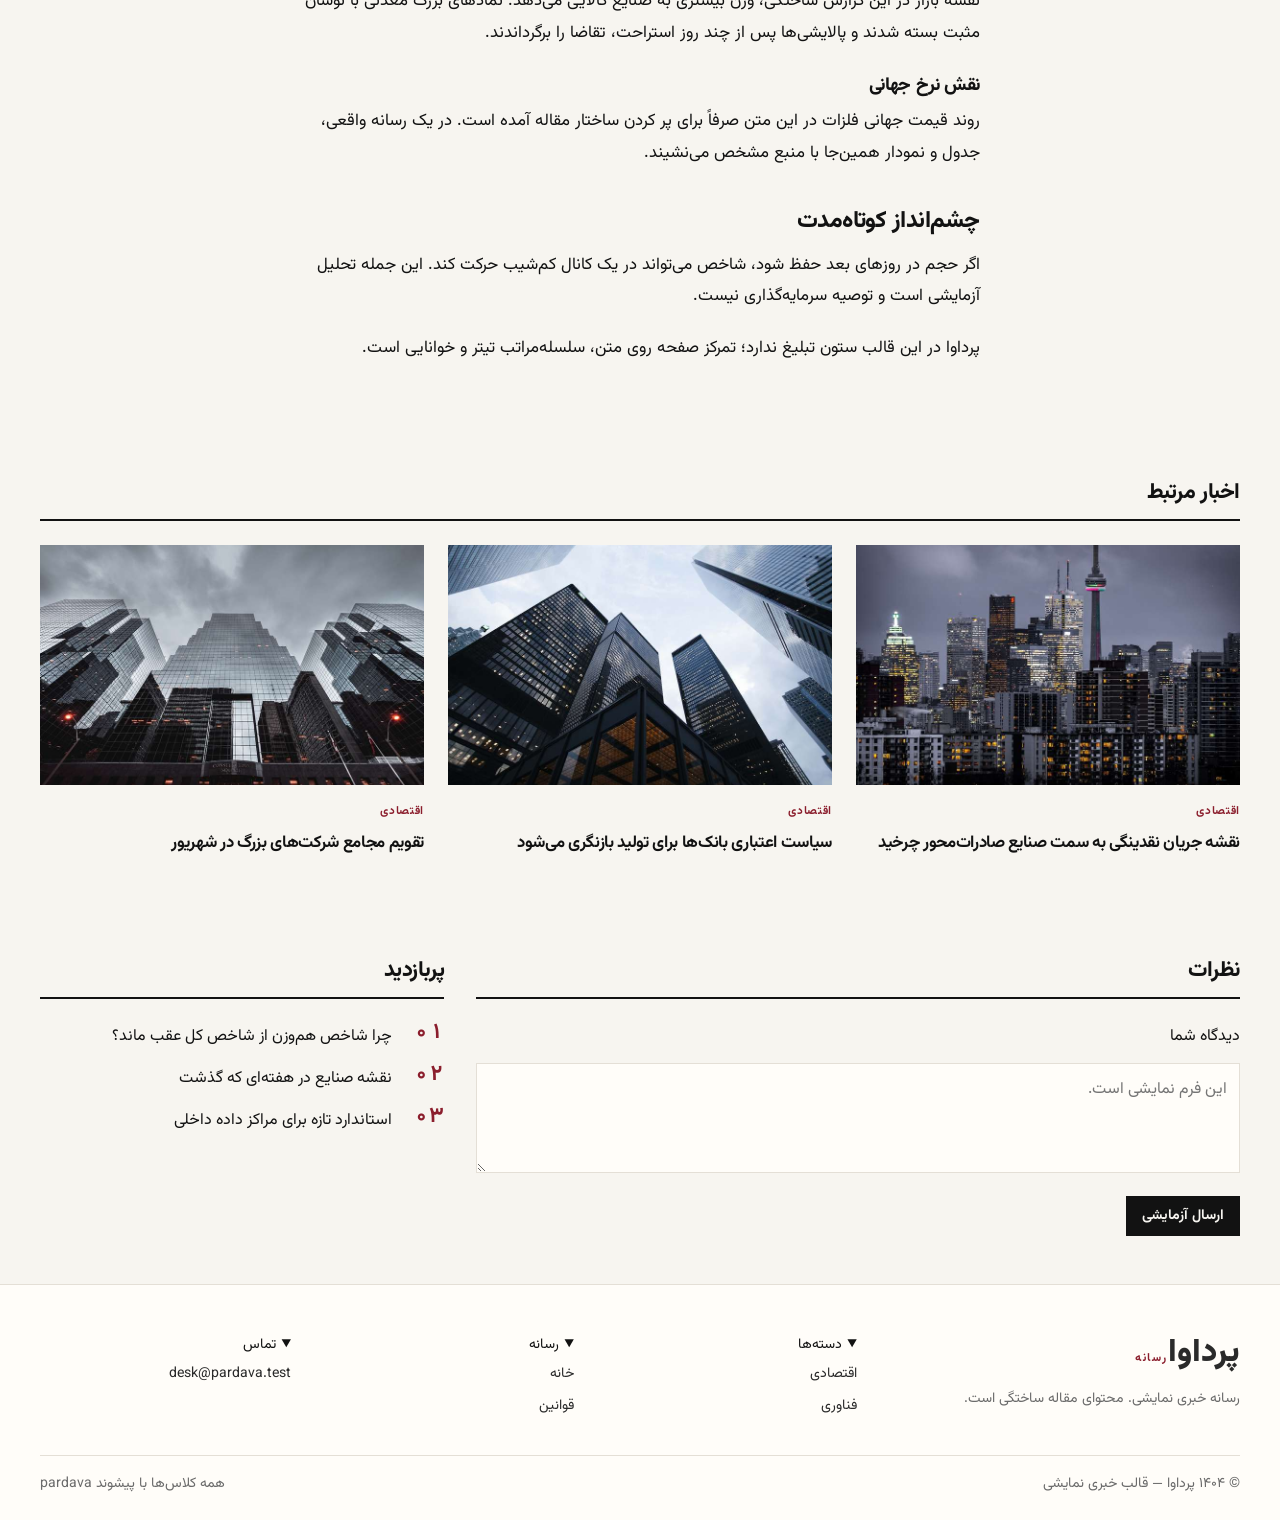
<file: pardava-news/article.html>
<!DOCTYPE html>
<html lang="fa" dir="rtl">
<head>
  <meta charset="UTF-8">
  <meta name="viewport" content="width=device-width, initial-scale=1.0">
  <title>بازار سرمایه به تعادل رسید | پرداوا</title>
  <meta name="description" content="گزارش نمایشی پرداوا از روند شاخص و جریان نقدینگی در بازار سرمایه.">
  <link rel="preconnect" href="https://fonts.googleapis.com">
  <link rel="preconnect" href="https://fonts.gstatic.com" crossorigin>
  <link href="https://fonts.googleapis.com/css2?family=Vazirmatn:wght@400;500;600;700;800;900&display=swap" rel="stylesheet">
  <link rel="stylesheet" href="assets/style.css">
</head>
<body class="is-ready">
  <div class="pardava-app">
    <div class="pardava-topbar">
      <div class="pardava-wrap pardava-topbar__bar">
        <div class="pardava-topbar__meta">
          <span id="pardava-date">شنبه ۲۴ مرداد ۱۴۰۴</span>
          <span>تهران ۱۲° ابری</span>
          <span class="pardava-idx is-up" id="pardava-idx">شاخص ۲٬۱۴۸٬۳۲۰ +۰٫۳٪</span>
        </div>
        <div class="pardava-topbar__links">
          <a href="index.html">صفحه اصلی</a>
          <button type="button" data-pardava-theme>حالت تیره</button>
          <button type="button" data-pardava-login>ورود</button>
        </div>
      </div>
    </div>
    <header class="pardava-header" id="pardava-header">
      <div class="pardava-wrap pardava-header__bar">
        <a class="pardava-logo" href="index.html"><b>پرداوا</b><small>رسانه</small></a>
        <nav class="pardava-nav" id="pardava-nav" aria-label="دسته‌بندی اخبار">
          <a href="index.html">صفحه اصلی</a>
          <a href="index.html#pardava-politics">سیاسی</a>
          <a class="is-on" href="index.html#pardava-economy">اقتصادی</a>
          <a href="index.html#pardava-tech">فناوری</a>
          <a href="index.html#pardava-sport">ورزشی</a>
        </nav>
        <div class="pardava-header__tools">
          <button class="pardava-iconbtn" id="pardava-search-btn" type="button" aria-label="جستجو">
            <svg width="16" height="16" viewBox="0 0 24 24" fill="none" stroke="currentColor" stroke-width="1.8"><circle cx="11" cy="11" r="7"/><path d="M20 20l-3-3"/></svg>
          </button>
          <button class="pardava-btn pardava-btn--ghost" type="button" data-pardava-login>ورود</button>
          <button class="pardava-iconbtn pardava-burger" id="pardava-burger" type="button" aria-label="منو">
            <svg width="18" height="18" viewBox="0 0 24 24" fill="none" stroke="currentColor" stroke-width="1.8"><path d="M4 7h16M4 12h16M4 17h10"/></svg>
          </button>
        </div>
      </div>
    </header>

    <article class="pardava-article">
      <div class="pardava-wrap">
        <nav class="pardava-crumb" aria-label="مسیر صفحه">
          <a href="index.html">خانه</a> / <a href="index.html#pardava-economy">اقتصادی</a> / بازار سرمایه
        </nav>
        <header class="pardava-article__head">
          <span class="pardava-badge">اقتصادی</span>
          <h1>بازار سرمایه پس از سه روز اصلاح، با حجم متعادل به تعادل رسید</h1>
          <p class="pardava-lead">جریان پول خرد به صنایع فلزی و پالایشی برگشت و شاخص کل نوسان محدودی را ثبت کرد. این گزارش برای نمایش ساختار صفحه مقاله نوشته شده و داده واقعی نیست.</p>
          <p class="pardava-meta">کیان رستمی · انتشار ۲ ساعت پیش · به‌روزرسانی ۴۵ دقیقه پیش</p>
          <div class="pardava-share">
            <button class="pardava-btn pardava-btn--ghost" type="button" data-pardava-share>اشتراک</button>
            <button class="pardava-btn pardava-btn--ghost" type="button" data-pardava-copy>کپی پیوند</button>
          </div>
        </header>
        <figure class="pardava-article__hero">
          <div class="pardava-media">
            <img src="assets/images/hero.jpg" alt="خط افق شهر در غروب؛ تصویر تزئینی گزارش بازار" width="1100" height="667">
          </div>
          <figcaption class="pardava-caption">نمای شهری در پایان روز معاملاتی — تصویر نمایشی پرداوا</figcaption>
        </figure>
        <div class="pardava-body">
          <p>در جلسه آزمایشی امروز، شاخص کل پس از سه روز عقب‌نشینی با حجم متعادل به محدوده تعادل رسید. معامله‌گران خرد بیشتر در نمادهای صادرات‌محور فعال بودند و صف‌های فروش نسبت به روز قبل سبک‌تر شد.</p>
          <p>بر اساس داده‌های نمایشی این قالب، ارزش معاملات خرد نزدیک به میانگین ماهانه ماند. گروه فلزات اساسی و پالایشی بیشترین ورود پول را داشتند و خودرو همچنان در محدوده احتیاط نوسان کرد.</p>
          <blockquote class="pardava-pull">تعادل بازار بیش از آن‌که به یک خبر وابسته باشد، به پایداری حجم و کاهش هیجان صف‌ها گره خورده است.</blockquote>
          <h2>چه صنایعی پیشرو بودند؟</h2>
          <p>نقشه بازار در این گزارش ساختگی، وزن بیشتری به صنایع کالایی می‌دهد. نمادهای بزرگ معدنی با نوسان مثبت بسته شدند و پالایشی‌ها پس از چند روز استراحت، تقاضا را برگرداندند.</p>
          <h3>نقش نرخ جهانی</h3>
          <p>روند قیمت جهانی فلزات در این متن صرفاً برای پر کردن ساختار مقاله آمده است. در یک رسانه واقعی، جدول و نمودار همین‌جا با منبع مشخص می‌نشیند.</p>
          <h2>چشم‌انداز کوتاه‌مدت</h2>
          <p>اگر حجم در روزهای بعد حفظ شود، شاخص می‌تواند در یک کانال کم‌شیب حرکت کند. این جمله تحلیل آزمایشی است و توصیه سرمایه‌گذاری نیست.</p>
          <p>پرداوا در این قالب ستون تبلیغ ندارد؛ تمرکز صفحه روی متن، سلسله‌مراتب تیتر و خوانایی است.</p>
        </div>
      </div>
    </article>

    <section class="pardava-section">
      <div class="pardava-wrap">
        <div class="pardava-sechead"><h2>اخبار مرتبط</h2></div>
        <div class="pardava-grid">
          <a class="pardava-card pardava-card--std pardava-span-4" href="article.html">
            <div class="pardava-media"><img src="assets/images/n5.jpg" alt="آسمان‌خراش‌ها" width="800" height="533" loading="lazy"></div>
            <span class="pardava-badge">اقتصادی</span>
            <h3>نقشه جریان نقدینگی به سمت صنایع صادرات‌محور چرخید</h3>
          </a>
          <a class="pardava-card pardava-card--std pardava-span-4" href="article.html">
            <div class="pardava-media"><img src="assets/images/n1.jpg" alt="برج‌های شیشه‌ای" width="800" height="533" loading="lazy"></div>
            <span class="pardava-badge">اقتصادی</span>
            <h3>سیاست اعتباری بانک‌ها برای تولید بازنگری می‌شود</h3>
          </a>
          <a class="pardava-card pardava-card--std pardava-span-4" href="article.html">
            <div class="pardava-media"><img src="assets/images/n10.jpg" alt="معماری شهری" width="800" height="533" loading="lazy"></div>
            <span class="pardava-badge">اقتصادی</span>
            <h3>تقویم مجامع شرکت‌های بزرگ در شهریور</h3>
          </a>
        </div>
      </div>
    </section>

    <section class="pardava-section">
      <div class="pardava-wrap pardava-split">
        <div>
          <div class="pardava-sechead"><h2>نظرات</h2></div>
          <form class="pardava-comments" id="pardava-comment-form">
            <label for="pardava-comment">دیدگاه شما</label>
            <textarea id="pardava-comment" placeholder="این فرم نمایشی است."></textarea>
            <button class="pardava-btn" type="submit">ارسال آزمایشی</button>
          </form>
        </div>
        <aside>
          <div class="pardava-sechead"><h2>پربازدید</h2></div>
          <ol class="pardava-rank">
            <li><b>۰۱</b><a href="article.html">چرا شاخص هم‌وزن از شاخص کل عقب ماند؟</a></li>
            <li><b>۰۲</b><a href="article.html">نقشه صنایع در هفته‌ای که گذشت</a></li>
            <li><b>۰۳</b><a href="article.html">استاندارد تازه برای مراکز داده داخلی</a></li>
          </ol>
        </aside>
      </div>
    </section>

    <footer class="pardava-footer">
      <div class="pardava-wrap pardava-footer__grid">
        <div>
          <a class="pardava-logo" href="index.html"><b>پرداوا</b><small>رسانه</small></a>
          <p style="margin-top:12px;color:var(--pardava-muted)">رسانه خبری نمایشی. محتوای مقاله ساختگی است.</p>
        </div>
        <details open><summary>دسته‌ها</summary><a href="index.html#pardava-economy">اقتصادی</a><a href="index.html#pardava-tech">فناوری</a></details>
        <details open><summary>رسانه</summary><a href="index.html">خانه</a><a href="article.html">قوانین</a></details>
        <details open><summary>تماس</summary><a href="mailto:desk@pardava.test">desk@pardava.test</a></details>
      </div>
      <div class="pardava-wrap pardava-copy">
        <span>© ۱۴۰۴ پرداوا — قالب خبری نمایشی</span>
        <span>همه کلاس‌ها با پیشوند pardava</span>
      </div>
    </footer>
  </div>

  <div class="pardava-overlay" id="pardava-search" role="dialog" aria-label="جستجو">
    <div class="pardava-searchbox">
      <button class="pardava-btn pardava-btn--ghost" id="pardava-search-close" type="button">بستن</button>
      <input id="pardava-search-input" type="search" placeholder="جستجوی عنوان، موضوع یا دسته" aria-label="جستجو">
      <div id="pardava-search-results"></div>
    </div>
  </div>
  <div class="pardava-modal" id="pardava-login" role="dialog" aria-label="ورود">
    <div class="pardava-modal__box">
      <h2>ورود به پرداوا</h2>
      <form id="pardava-login-form">
        <div class="pardava-field"><label for="pardava-mail">ایمیل</label><input id="pardava-mail" type="email" required></div>
        <div class="pardava-field"><label for="pardava-pass">رمز</label><input id="pardava-pass" type="password" required></div>
        <button class="pardava-btn" type="submit">ورود آزمایشی</button>
        <button class="pardava-btn pardava-btn--ghost" type="button" id="pardava-login-close">انصراف</button>
      </form>
    </div>
  </div>
  <div class="pardava-toast" id="pardava-toast" role="status"></div>
  <script src="assets/scripts.js"></script>
</body>
</html>
</file>
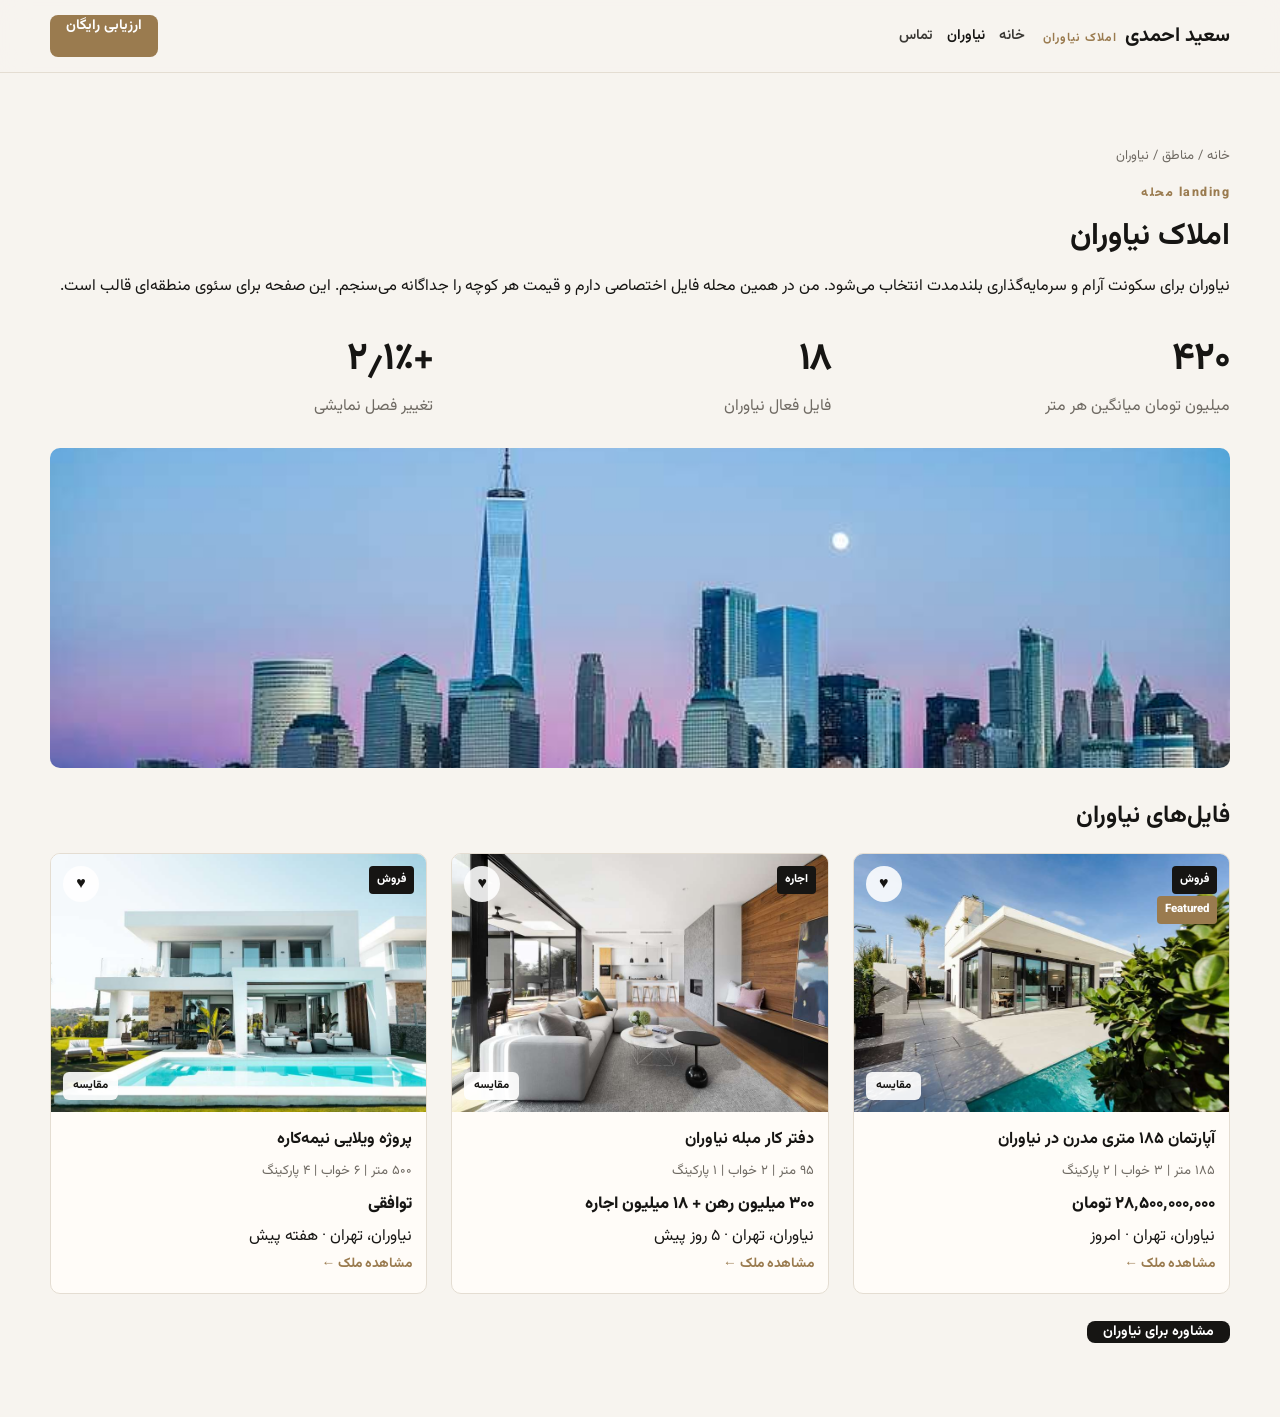
<file: pardava-realtor/area.html>
<!DOCTYPE html>
<html lang="fa" dir="rtl">
<head>
  <meta charset="UTF-8">
  <meta name="viewport" content="width=device-width, initial-scale=1.0">
  <title>املاک نیاوران | سعید احمدی</title>
  <meta name="description" content="خرید و فروش آپارتمان و ویلا در نیاوران با سعید احمدی. فایل اختصاصی، میانگین قیمت محله و مشاوره محلی.">
  <link rel="preconnect" href="https://fonts.googleapis.com">
  <link rel="preconnect" href="https://fonts.gstatic.com" crossorigin>
  <link href="https://fonts.googleapis.com/css2?family=Vazirmatn:wght@400;500;600;700;800&display=swap" rel="stylesheet">
  <link rel="stylesheet" href="assets/style.css">
</head>
<body>
  <header class="pardava-header">
    <div class="pardava-wrap pardava-header__bar">
      <a class="pardava-logo" href="index.html"><b>سعید احمدی</b><small>املاک نیاوران</small></a>
      <nav class="pardava-nav" id="pardava-nav">
        <a href="index.html">خانه</a>
        <a class="is-on" href="area.html">نیاوران</a>
        <a href="index.html#pardava-contact">تماس</a>
      </nav>
      <div class="pardava-header__tools">
        <a class="pardava-btn pardava-btn--bronze" href="index.html#pardava-value">ارزیابی رایگان</a>
        <button class="pardava-burger" id="pardava-burger" type="button" aria-label="منو">☰</button>
      </div>
    </div>
  </header>
  <main class="pardava-section">
    <div class="pardava-wrap">
      <nav class="pardava-crumb">خانه / مناطق / نیاوران</nav>
      <p class="pardava-kicker">landing محله</p>
      <h1 class="pardava-title">املاک نیاوران</h1>
      <p>نیاوران برای سکونت آرام و سرمایه‌گذاری بلندمدت انتخاب می‌شود. من در همین محله فایل اختصاصی دارم و قیمت هر کوچه را جداگانه می‌سنجم. این صفحه برای سئوی منطقه‌ای قالب است.</p>
      <div class="pardava-stats" style="margin:28px 0;grid-template-columns:repeat(3,1fr)">
        <div><b>۴۲۰</b><p>میلیون تومان میانگین هر متر</p></div>
        <div><b>۱۸</b><p>فایل فعال نیاوران</p></div>
        <div><b>+۲٫۱٪</b><p>تغییر فصل نمایشی</p></div>
      </div>
      <img src="assets/images/a5.jpg" alt="نمای شهری نیاوران" width="800" height="485" style="width:100%;height:320px;object-fit:cover;border-radius:10px;margin-bottom:28px">
      <h2>فایل‌های نیاوران</h2>
      <div class="pardava-grid" id="pardava-featured-grid" style="margin-top:16px"></div>
      <p style="margin-top:24px"><a class="pardava-btn" href="index.html#pardava-contact">مشاوره برای نیاوران</a></p>
    </div>
  </main>
  <div class="pardava-toast" id="pardava-toast" role="status"></div>
  <script src="assets/scripts.js"></script>
</body>
</html>
</file>
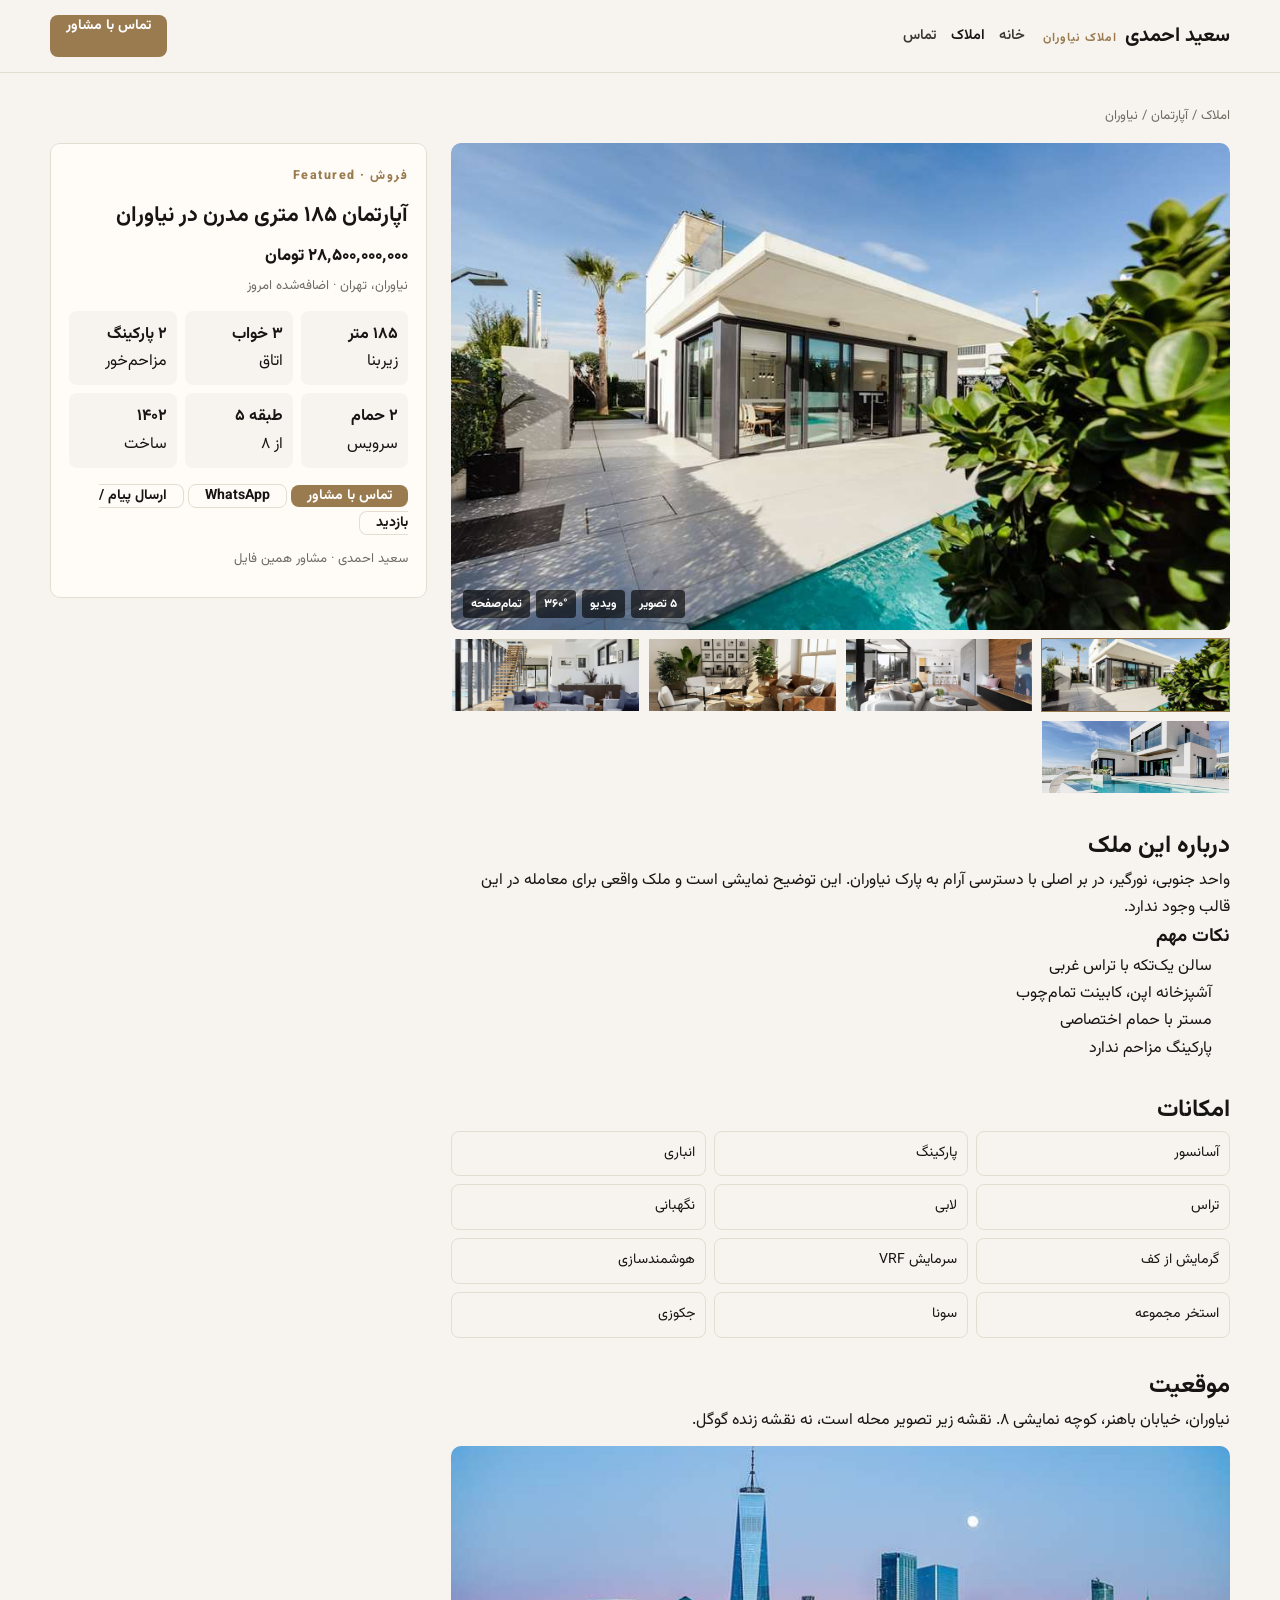
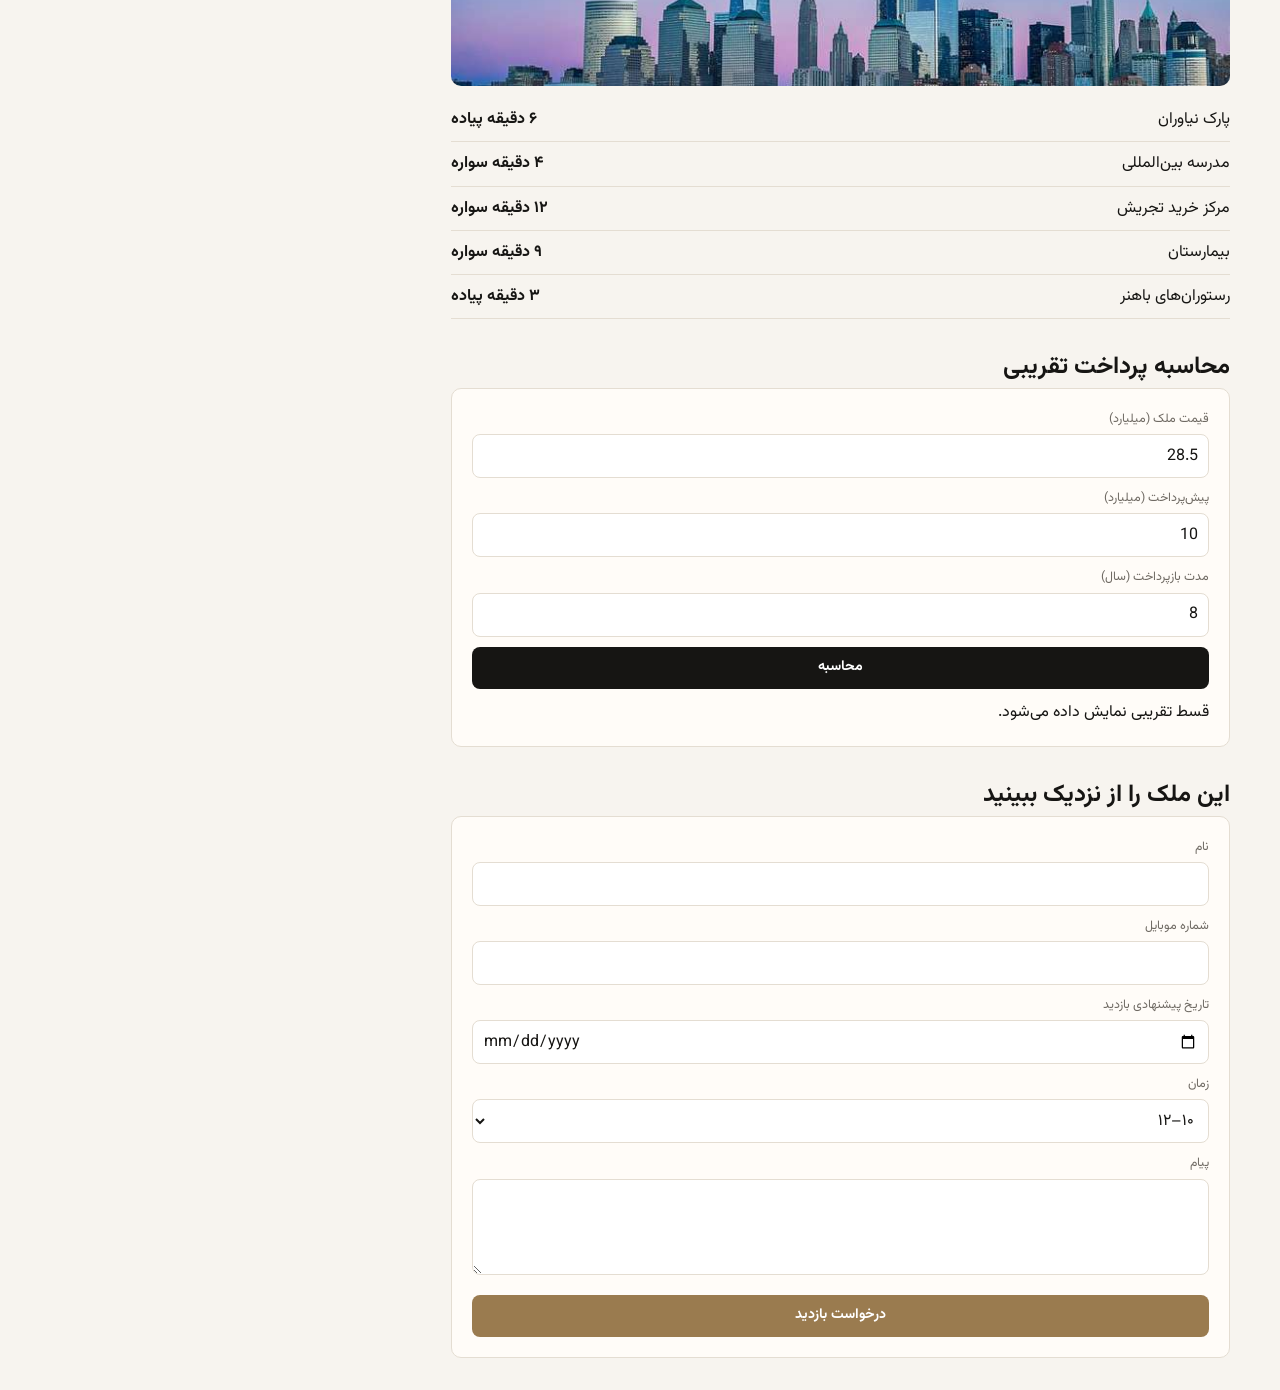
<file: pardava-realtor/property.html>
<!DOCTYPE html>
<html lang="fa" dir="rtl">
<head>
  <meta charset="UTF-8">
  <meta name="viewport" content="width=device-width, initial-scale=1.0">
  <title>آپارتمان ۱۸۵ متری مدرن در نیاوران | سعید احمدی</title>
  <meta name="description" content="آپارتمان ۱۸۵ متری سه خواب در نیاوران، فروشی. بازدید با سعید احمدی، مشاور تخصصی شمال تهران.">
  <link rel="preconnect" href="https://fonts.googleapis.com">
  <link rel="preconnect" href="https://fonts.gstatic.com" crossorigin>
  <link href="https://fonts.googleapis.com/css2?family=Vazirmatn:wght@400;500;600;700;800&display=swap" rel="stylesheet">
  <link rel="stylesheet" href="assets/style.css">
  <script type="application/ld+json">
  {"@context":"https://schema.org","@type":"RealEstateListing","name":"آپارتمان ۱۸۵ متری مدرن در نیاوران","url":"property.html","image":"assets/images/p2.jpg","address":{"@type":"PostalAddress","addressLocality":"تهران","addressRegion":"نیاوران"},"floorSize":{"@type":"QuantitativeValue","value":185,"unitCode":"MTK"}}
  </script>
</head>
<body>
  <header class="pardava-header">
    <div class="pardava-wrap pardava-header__bar">
      <a class="pardava-logo" href="index.html"><b>سعید احمدی</b><small>املاک نیاوران</small></a>
      <nav class="pardava-nav" id="pardava-nav">
        <a href="index.html">خانه</a>
        <a class="is-on" href="index.html#pardava-featured">املاک</a>
        <a href="index.html#pardava-contact">تماس</a>
      </nav>
      <div class="pardava-header__tools">
        <a class="pardava-btn pardava-btn--bronze" href="tel:09120001122">تماس با مشاور</a>
        <button class="pardava-burger" id="pardava-burger" type="button" aria-label="منو">☰</button>
      </div>
    </div>
  </header>

  <main class="pardava-detail">
    <div class="pardava-wrap">
      <nav class="pardava-crumb">املاک / آپارتمان / نیاوران</nav>
      <div class="pardava-grid">
        <div class="pardava-span-8">
          <div class="pardava-gallery-main" id="pardava-gallery-main">
            <img id="pardava-gimg" src="assets/images/p2.jpg" alt="نشیمن آپارتمان نیاوران" width="900" height="599">
            <div class="pardava-gallery-tools">
              <span>۵ تصویر</span>
              <span>ویدیو</span>
              <span>۳۶۰°</span>
              <span>تمام‌صفحه</span>
            </div>
          </div>
          <div class="pardava-thumbs" id="pardava-thumbs"></div>
          <section style="margin-top:32px">
            <h2>درباره این ملک</h2>
            <p>واحد جنوبی، نورگیر، در بر اصلی با دسترسی آرام به پارک نیاوران. این توضیح نمایشی است و ملک واقعی برای معامله در این قالب وجود ندارد.</p>
            <h3>نکات مهم</h3>
            <ul style="padding-right:18px">
              <li>سالن یک‌تکه با تراس غربی</li>
              <li>آشپزخانه اپن، کابینت تمام‌چوب</li>
              <li>مستر با حمام اختصاصی</li>
              <li>پارکینگ مزاحم ندارد</li>
            </ul>
          </section>
          <section style="margin-top:28px">
            <h2>امکانات</h2>
            <ul class="pardava-amenities">
              <li>آسانسور</li><li>پارکینگ</li><li>انباری</li><li>تراس</li>
              <li>لابی</li><li>نگهبانی</li><li>گرمایش از کف</li><li>سرمایش VRF</li>
              <li>هوشمندسازی</li><li>استخر مجموعه</li><li>سونا</li><li>جکوزی</li>
            </ul>
          </section>
          <section style="margin-top:28px">
            <h2>موقعیت</h2>
            <p>نیاوران، خیابان باهنر، کوچه نمایشی ۸. نقشه زیر تصویر محله است، نه نقشه زنده گوگل.</p>
            <img src="assets/images/a5.jpg" alt="نمای شهری محدوده نیاوران" width="800" height="485" loading="lazy" style="width:100%;height:240px;object-fit:cover;border-radius:10px;margin:12px 0">
            <ul class="pardava-near">
              <li><span>پارک نیاوران</span><b>۶ دقیقه پیاده</b></li>
              <li><span>مدرسه بین‌المللی</span><b>۴ دقیقه سواره</b></li>
              <li><span>مرکز خرید تجریش</span><b>۱۲ دقیقه سواره</b></li>
              <li><span>بیمارستان</span><b>۹ دقیقه سواره</b></li>
              <li><span>رستوران‌های باهنر</span><b>۳ دقیقه پیاده</b></li>
            </ul>
          </section>
          <section style="margin-top:28px">
            <h2>محاسبه پرداخت تقریبی</h2>
            <form class="pardava-form" id="pardava-mortgage">
              <div class="pardava-field"><label>قیمت ملک (میلیارد)</label><input id="pardava-m-price" value="28.5"></div>
              <div class="pardava-field"><label>پیش‌پرداخت (میلیارد)</label><input id="pardava-m-down" value="10"></div>
              <div class="pardava-field"><label>مدت بازپرداخت (سال)</label><input id="pardava-m-years" value="8"></div>
              <button class="pardava-btn" type="submit">محاسبه</button>
              <p id="pardava-m-out">قسط تقریبی نمایش داده می‌شود.</p>
            </form>
          </section>
          <section style="margin-top:28px">
            <h2>این ملک را از نزدیک ببینید</h2>
            <form class="pardava-form" id="pardava-view-form">
              <div class="pardava-field"><label>نام</label><input required></div>
              <div class="pardava-field"><label>شماره موبایل</label><input required></div>
              <div class="pardava-field"><label>تاریخ پیشنهادی بازدید</label><input type="date"></div>
              <div class="pardava-field"><label>زمان</label><select><option>۱۰–۱۲</option><option>۱۲–۱۶</option><option>۱۶–۱۹</option></select></div>
              <div class="pardava-field"><label>پیام</label><textarea></textarea></div>
              <button class="pardava-btn pardava-btn--bronze" type="submit">درخواست بازدید</button>
            </form>
          </section>
        </div>
        <aside class="pardava-span-4">
          <div class="pardava-sidebox">
            <span class="pardava-kicker">فروش · Featured</span>
            <h1 style="font-size:1.35rem;margin:8px 0">آپارتمان ۱۸۵ متری مدرن در نیاوران</h1>
            <p class="pardava-price">۲۸٬۵۰۰٬۰۰۰٬۰۰۰ تومان</p>
            <p class="pardava-spec">نیاوران، تهران · اضافه‌شده امروز</p>
            <div class="pardava-facts">
              <div><b>۱۸۵ متر</b><span>زیربنا</span></div>
              <div><b>۳ خواب</b><span>اتاق</span></div>
              <div><b>۲ پارکینگ</b><span>مزاحم‌خور</span></div>
              <div><b>۲ حمام</b><span>سرویس</span></div>
              <div><b>طبقه ۵</b><span>از ۸</span></div>
              <div><b>۱۴۰۲</b><span>ساخت</span></div>
            </div>
            <a class="pardava-btn pardava-btn--block pardava-btn--bronze" href="tel:09120001122">تماس با مشاور</a>
            <a class="pardava-btn pardava-btn--block pardava-btn--ghost" href="https://wa.me/989120001122" style="margin-top:8px">WhatsApp</a>
            <a class="pardava-btn pardava-btn--block pardava-btn--ghost" href="#pardava-view-form" style="margin-top:8px">ارسال پیام / بازدید</a>
            <p class="pardava-spec" style="margin-top:12px">سعید احمدی · مشاور همین فایل</p>
          </div>
        </aside>
      </div>
    </div>
  </main>

  <div class="pardava-float">
    <a class="pardava-btn" href="tel:09120001122">تماس</a>
    <a class="pardava-btn pardava-btn--ghost" href="https://wa.me/989120001122">WhatsApp</a>
    <a class="pardava-btn pardava-btn--bronze" href="#pardava-view-form">درخواست بازدید</a>
  </div>
  <div class="pardava-lightbox" id="pardava-lightbox"><img id="pardava-lightbox-img" alt=""></div>
  <div class="pardava-toast" id="pardava-toast" role="status"></div>
  <script src="assets/scripts.js"></script>
</body>
</html>
</file>
<file: assets/style.css>
/* =========================================================
   PARDAVA — TOKEN SYSTEM
   همه‌ی رنگ‌ها، فونت‌ها و تصاویر پس‌زمینه به‌صورت متغیر
========================================================= */
:root{
  /* --- رنگ‌ها --- */
  --pardava-color-ink:        #1b1a17;
  --pardava-color-ink-soft:   #2c2a25;
  --pardava-color-slate:      #2e3b36;
  --pardava-color-paper:      #f3efe6;
  --pardava-color-paper-dim:  #e9e2d3;
  --pardava-color-stone:      #cabfa9;
  --pardava-color-bronze:     #a9793f;
  --pardava-color-bronze-lt:  #c99a5f;
  --pardava-color-line:       rgba(169,121,63,.35);
  --pardava-color-line-soft:  rgba(27,26,23,.12);
  --pardava-color-overlay:    rgba(20,18,15,.62);
  --pardava-color-overlay-strong: rgba(15,14,12,.78);

  /* --- فونت‌ها --- */
  --pardava-font-display: 'Vazirmatn', sans-serif;
  --pardava-font-body:    'Vazirmatn', sans-serif;
  --pardava-font-accent:  'Cormorant Garamond', serif;

  /* --- تصاویر پس‌زمینه --- */
  --pardava-bg-hero:      url('images/hero.jpg');
  --pardava-bg-about:     url('images/about.jpg');
  --pardava-bg-project-1: url('images/project-villa.jpg');
  --pardava-bg-project-2: url('images/project-office.jpg');
  --pardava-bg-project-3: url('images/project-garden.jpg');
  --pardava-bg-project-4: url('images/project-complex.jpg');
  --pardava-bg-stats:     url('images/stats.jpg');
  --pardava-bg-contact:   url('images/contact.jpg');

  /* --- ابعاد و ریتم --- */
  --pardava-radius: 2px;
  --pardava-gutter: clamp(20px, 5vw, 64px);
}

*{margin:0;padding:0;box-sizing:border-box;}
html{scroll-behavior:smooth;}
body{
  background:var(--pardava-color-paper);
  color:var(--pardava-color-ink);
  font-family:var(--pardava-font-body);
  line-height:1.7;
  -webkit-font-smoothing:antialiased;
}
img{max-width:100%;display:block;}
a{color:inherit;text-decoration:none;}
ul{list-style:none;}
button{font-family:inherit;cursor:pointer;}

@media (prefers-reduced-motion: reduce){
  html{scroll-behavior:auto;}
  *{animation-duration:.001ms !important; transition-duration:.001ms !important;}
}

/* ===== ابزارهای مشترک ===== */
.pardava-wrap{max-width:1240px;margin:0 auto;padding-inline:var(--pardava-gutter);}
.pardava-eyebrow{
  font-family:var(--pardava-font-accent);
  font-style:italic;
  font-size:15px;
  letter-spacing:.04em;
  color:var(--pardava-color-bronze);
  display:flex;align-items:center;gap:12px;
  margin-bottom:18px;
}
.pardava-eyebrow::before{
  content:"";
  width:34px;height:1px;
  background:var(--pardava-color-bronze);
  display:inline-block;
}
.pardava-heading-lg{
  font-family:var(--pardava-font-display);
  font-weight:700;
  font-size:clamp(30px, 4vw, 50px);
  line-height:1.25;
  letter-spacing:-.01em;
}
.pardava-heading-md{
  font-family:var(--pardava-font-display);
  font-weight:700;
  font-size:clamp(24px, 2.6vw, 32px);
}
.pardava-btn{
  display:inline-flex;align-items:center;gap:10px;
  font-family:var(--pardava-font-body);
  font-weight:600;font-size:15px;
  padding:15px 30px;
  border:1px solid currentColor;
  border-radius:var(--pardava-radius);
  transition:background .25s ease, color .25s ease;
}
.pardava-btn-solid{
  background:var(--pardava-color-bronze);
  border-color:var(--pardava-color-bronze);
  color:var(--pardava-color-paper);
}
.pardava-btn-solid:hover{background:var(--pardava-color-bronze-lt);border-color:var(--pardava-color-bronze-lt);}
.pardava-btn-ghost{color:var(--pardava-color-paper);}
.pardava-btn-ghost:hover{background:rgba(243,239,230,.1);}
.pardava-btn-dark{color:var(--pardava-color-ink);}
.pardava-btn-dark:hover{background:var(--pardava-color-ink);color:var(--pardava-color-paper);}

.pardava-tick{
  position:absolute;width:18px;height:18px;
  border-color:var(--pardava-color-bronze);
  opacity:.85;
}
.pardava-tick-tl{top:0;right:0;border-top:1px solid;border-right:1px solid;}
.pardava-tick-tr{top:0;left:0;border-top:1px solid;border-left:1px solid;}
.pardava-tick-bl{bottom:0;right:0;border-bottom:1px solid;border-right:1px solid;}
.pardava-tick-br{bottom:0;left:0;border-bottom:1px solid;border-left:1px solid;}

/* ===== هدر ===== */
.pardava-header{
  position:fixed;inset-inline:0;top:0;z-index:50;
  display:flex;align-items:center;justify-content:space-between;
  padding:22px var(--pardava-gutter);
  transition:background .35s ease, padding .35s ease, border-color .35s ease;
  border-bottom:1px solid transparent;
}
.pardava-header.pardava-scrolled{
  background:rgba(27,26,23,.92);
  backdrop-filter:blur(6px);
  padding-block:14px;
  border-color:var(--pardava-color-line);
}
.pardava-logo{
  font-family:var(--pardava-font-accent);
  font-style:italic;
  font-size:24px;
  color:var(--pardava-color-paper);
  letter-spacing:.03em;
}
.pardava-logo span{color:var(--pardava-color-bronze-lt);}
.pardava-nav{display:flex;gap:38px;}
.pardava-nav a{
  font-size:14.5px;color:var(--pardava-color-paper);
  position:relative;padding-bottom:4px;
}
.pardava-nav a::after{
  content:"";position:absolute;right:0;bottom:0;width:0;height:1px;
  background:var(--pardava-color-bronze-lt);transition:width .3s ease;
}
.pardava-nav a:hover::after,
.pardava-nav a:focus-visible::after{width:100%;}
.pardava-nav-toggle{
  display:none;background:none;border:none;
  color:var(--pardava-color-paper);font-size:22px;line-height:1;
}

/* ===== هیرو ===== */
.pardava-hero{
  position:relative;min-height:100vh;
  display:flex;flex-direction:column;justify-content:flex-end;
  background-image:linear-gradient(180deg, var(--pardava-color-overlay) 0%, var(--pardava-color-overlay-strong) 78%), var(--pardava-bg-hero);
  background-size:cover;background-position:center;
  color:var(--pardava-color-paper);
  overflow:hidden;
}
.pardava-hero-frame{
  position:absolute;inset:24px;
  border:1px solid var(--pardava-color-line);
  pointer-events:none;
}
.pardava-hero-frame span{
  position:absolute;
  font-family:var(--pardava-font-accent);
  font-style:italic;font-size:13px;
  color:var(--pardava-color-stone);
}
.pardava-coord-tl{top:10px;right:14px;}
.pardava-coord-br{bottom:10px;left:14px;}
.pardava-hero-inner{
  position:relative;z-index:2;
  padding:0 var(--pardava-gutter) 90px;
  max-width:920px;
}
.pardava-hero-inner h1{
  font-family:var(--pardava-font-display);
  font-weight:800;
  font-size:clamp(38px, 6.4vw, 78px);
  line-height:1.18;
  letter-spacing:-.015em;
  margin-bottom:26px;
}
.pardava-hero-inner h1 em{
  font-style:normal;color:var(--pardava-color-bronze-lt);
}
.pardava-hero-sub{
  font-size:17px;max-width:520px;color:var(--pardava-color-paper-dim);
  margin-bottom:38px;
}
.pardava-hero-actions{display:flex;flex-wrap:wrap;gap:16px;}
.pardava-hero-scale{
  position:absolute;bottom:26px;right:var(--pardava-gutter);
  font-family:var(--pardava-font-accent);font-style:italic;
  font-size:13px;color:var(--pardava-color-stone);
  display:flex;align-items:center;gap:10px;z-index:2;
}
.pardava-hero-scale::after{content:"";width:60px;height:1px;background:var(--pardava-color-stone);}

/* ===== درباره ===== */
.pardava-about{padding:132px 0;}
.pardava-about-grid{
  display:grid;grid-template-columns:1fr 1fr;gap:80px;align-items:center;
}
.pardava-about-media{position:relative;}
.pardava-about-media img{
  width:100%;aspect-ratio:4/5;object-fit:cover;
  filter:grayscale(.15) contrast(1.03);
}
.pardava-about-caption{
  margin-top:14px;font-family:var(--pardava-font-accent);font-style:italic;
  font-size:14px;color:var(--pardava-color-ink-soft);
  display:flex;justify-content:space-between;
  border-top:1px solid var(--pardava-color-line-soft);padding-top:10px;
}
.pardava-about-text p{color:var(--pardava-color-ink-soft);margin:22px 0 34px;font-size:16px;max-width:480px;}
.pardava-about-stats{display:flex;gap:44px;margin-top:12px;}
.pardava-about-stat b{
  display:block;font-family:var(--pardava-font-accent);font-weight:500;
  font-size:34px;color:var(--pardava-color-bronze);
}
.pardava-about-stat span{font-size:13px;color:var(--pardava-color-ink-soft);}

/* ===== خدمات ===== */
.pardava-services{
  padding:120px 0;
  background:var(--pardava-color-paper-dim);
  border-top:1px solid var(--pardava-color-line-soft);
  border-bottom:1px solid var(--pardava-color-line-soft);
}
.pardava-services-head{
  display:flex;justify-content:space-between;align-items:flex-end;
  gap:30px;margin-bottom:64px;flex-wrap:wrap;
}
.pardava-services-head p{max-width:380px;color:var(--pardava-color-ink-soft);font-size:15.5px;}
.pardava-services-grid{
  display:grid;grid-template-columns:repeat(5,1fr);
  border-top:1px solid var(--pardava-color-line-soft);
  border-right:1px solid var(--pardava-color-line-soft);
}
.pardava-service-card{
  padding:34px 26px;
  border-left:1px solid var(--pardava-color-line-soft);
  border-bottom:1px solid var(--pardava-color-line-soft);
  transition:background .3s ease;
  position:relative;
}
.pardava-service-card:hover{background:var(--pardava-color-paper);}
.pardava-service-card:hover .pardava-service-icon{border-color:var(--pardava-color-bronze);}
.pardava-service-icon{
  width:44px;height:44px;border:1px solid var(--pardava-color-stone);
  border-radius:50%;display:flex;align-items:center;justify-content:center;
  margin-bottom:22px;transition:border-color .3s ease;
}
.pardava-service-icon svg{width:20px;height:20px;stroke:var(--pardava-color-bronze);fill:none;stroke-width:1.4;}
.pardava-service-card h3{font-family:var(--pardava-font-display);font-size:17px;font-weight:600;margin-bottom:10px;}
.pardava-service-card p{font-size:14px;color:var(--pardava-color-ink-soft);}
.pardava-service-index{
  position:absolute;top:30px;left:26px;
  font-family:var(--pardava-font-accent);font-style:italic;
  font-size:13px;color:var(--pardava-color-stone);
}

/* ===== آمار ===== */
.pardava-stats{
  position:relative;padding:100px 0;
  background-image:linear-gradient(120deg, rgba(46,59,54,.92), rgba(27,26,23,.9)), var(--pardava-bg-stats);
  background-size:cover;background-position:center;
  color:var(--pardava-color-paper);
}
.pardava-stats-grid{display:grid;grid-template-columns:repeat(4,1fr);gap:30px;text-align:center;}
.pardava-stats-grid div b{
  display:block;font-family:var(--pardava-font-accent);font-weight:500;
  font-size:clamp(34px,4vw,52px);color:var(--pardava-color-bronze-lt);
}
.pardava-stats-grid div span{font-size:13.5px;color:var(--pardava-color-paper-dim);}

/* ===== پروژه‌ها ===== */
.pardava-projects{padding:130px 0;}
.pardava-section-head{
  display:flex;justify-content:space-between;align-items:flex-end;
  gap:24px;margin-bottom:56px;flex-wrap:wrap;
}
.pardava-section-head p{max-width:360px;font-size:15.5px;color:var(--pardava-color-ink-soft);}
.pardava-projects-grid{
  display:grid;grid-template-columns:repeat(2,1fr);
  gap:2px;background:var(--pardava-color-line-soft);
}
.pardava-project-card{
  position:relative;aspect-ratio:5/4;overflow:hidden;background:var(--pardava-color-ink);
}
.pardava-project-card img{width:100%;height:100%;object-fit:cover;transition:transform .7s ease;}
.pardava-project-card:hover img{transform:scale(1.06);}
.pardava-project-overlay{
  position:absolute;inset:0;
  background:linear-gradient(0deg, rgba(15,14,12,.88) 0%, transparent 46%);
  display:flex;flex-direction:column;justify-content:flex-end;
  padding:26px 28px;color:var(--pardava-color-paper);
}
.pardava-project-overlay small{
  font-family:var(--pardava-font-accent);font-style:italic;
  color:var(--pardava-color-bronze-lt);font-size:13px;
}
.pardava-project-overlay h3{font-family:var(--pardava-font-display);font-size:20px;font-weight:600;margin-top:6px;}

/* ===== فرآیند ===== */
.pardava-process{padding:120px 0;background:var(--pardava-color-ink);color:var(--pardava-color-paper);}
.pardava-process .pardava-eyebrow{color:var(--pardava-color-bronze-lt);}
.pardava-process .pardava-eyebrow::before{background:var(--pardava-color-bronze-lt);}
.pardava-process-list{
  display:grid;grid-template-columns:repeat(4,1fr);
  border-top:1px solid rgba(243,239,230,.18);
  margin-top:56px;
}
.pardava-process-step{
  padding:32px 26px 0;border-left:1px solid rgba(243,239,230,.18);position:relative;
}
.pardava-process-step:first-child{padding-right:0;}
.pardava-process-rev{
  font-family:var(--pardava-font-accent);font-style:italic;color:var(--pardava-color-bronze-lt);
  font-size:14px;display:block;margin-bottom:16px;
}
.pardava-process-step h3{font-family:var(--pardava-font-display);font-size:17.5px;font-weight:600;margin-bottom:10px;}
.pardava-process-step p{font-size:13.8px;color:var(--pardava-color-paper-dim);}

/* ===== تماس ===== */
.pardava-contact{
  position:relative;padding:130px 0;
  background-image:linear-gradient(180deg, var(--pardava-color-paper) 0%, rgba(243,239,230,.94) 100%), var(--pardava-bg-contact);
  background-size:cover;background-position:center;
}
.pardava-contact-grid{display:grid;grid-template-columns:.85fr 1.15fr;gap:70px;}
.pardava-contact-info h2{margin-bottom:22px;}
.pardava-contact-info p{color:var(--pardava-color-ink-soft);max-width:360px;margin-bottom:38px;}
.pardava-contact-detail{border-top:1px solid var(--pardava-color-line-soft);padding:16px 0;}
.pardava-contact-detail span{
  display:block;font-size:12.5px;color:var(--pardava-color-bronze);
  font-family:var(--pardava-font-accent);font-style:italic;margin-bottom:4px;
}
.pardava-contact-detail b{font-weight:600;font-size:15.5px;}
.pardava-form{background:var(--pardava-color-paper);border:1px solid var(--pardava-color-line-soft);padding:44px;}
.pardava-form-row{display:grid;grid-template-columns:1fr 1fr;gap:20px;margin-bottom:20px;}
.pardava-field{display:flex;flex-direction:column;gap:8px;margin-bottom:20px;}
.pardava-field label{font-size:13px;color:var(--pardava-color-ink-soft);}
.pardava-field input,.pardava-field textarea{
  border:none;border-bottom:1px solid var(--pardava-color-stone);
  background:transparent;padding:10px 2px;font-family:inherit;font-size:15px;
  color:var(--pardava-color-ink);outline:none;transition:border-color .25s ease;
  width:100%;
}
.pardava-field input:focus,.pardava-field textarea:focus{border-color:var(--pardava-color-bronze);}
.pardava-form button{width:100%;justify-content:center;margin-top:6px;}
.pardava-form-status{
  min-height:22px;margin-top:14px;font-size:13.5px;
  color:var(--pardava-color-bronze);text-align:center;
}

/* ===== فوتر ===== */
.pardava-footer{background:var(--pardava-color-ink);color:var(--pardava-color-paper-dim);padding:60px 0 26px;}
.pardava-footer-top{
  display:flex;justify-content:space-between;flex-wrap:wrap;gap:30px;
  padding-bottom:40px;border-bottom:1px solid rgba(243,239,230,.15);
}
.pardava-footer-nav{display:flex;gap:30px;flex-wrap:wrap;}
.pardava-footer-nav a{font-size:14px;}
.pardava-footer-bottom{
  display:flex;justify-content:space-between;padding-top:24px;
  font-size:12.5px;color:var(--pardava-color-stone);flex-wrap:wrap;gap:10px;
}

/* ===== واکنش‌گرا ===== */
@media (max-width:980px){
  .pardava-nav{
    position:fixed;inset-inline:0;top:64px;
    background:rgba(27,26,23,.98);
    flex-direction:column;padding:26px var(--pardava-gutter);gap:20px;
    transform:translateY(-130%);transition:transform .35s ease;
  }
  .pardava-nav.pardava-open{transform:translateY(0);}
  .pardava-nav-toggle{display:block;}
  .pardava-about-grid,.pardava-contact-grid{grid-template-columns:1fr;}
  .pardava-services-grid{grid-template-columns:repeat(2,1fr);}
  .pardava-process-list{grid-template-columns:1fr 1fr;}
  .pardava-process-step{
    border-left:1px solid rgba(243,239,230,.18);
    border-bottom:1px solid rgba(243,239,230,.18);
    padding-bottom:26px;
  }
  .pardava-stats-grid{grid-template-columns:1fr 1fr;row-gap:34px;}
  .pardava-projects-grid{grid-template-columns:1fr;}
  .pardava-form-row{grid-template-columns:1fr;}
}
@media (max-width:560px){
  .pardava-services-grid{grid-template-columns:1fr;}
  .pardava-process-list{grid-template-columns:1fr;}
  .pardava-about-stats{flex-wrap:wrap;gap:24px;}
  .pardava-form{padding:28px 22px;}
}
</file>
<file: pardava-bourse/assets/style.css>
@layer pardava-reset, pardava-tokens, pardava-base, pardava-layout, pardava-components, pardava-responsive;

@layer pardava-tokens {
  :root {
    --pardava-paper: #f4f1ea;
    --pardava-card: #fffcf7;
    --pardava-ink: #14181f;
    --pardava-muted: #5d6570;
    --pardava-line: #dcd6cb;
    --pardava-navy: #16324f;
    --pardava-navy-2: #0f2438;
    --pardava-up: #0d7a4f;
    --pardava-up-bg: #e7f5ee;
    --pardava-down: #c23b32;
    --pardava-down-bg: #f8eaea;
    --pardava-font: "Vazirmatn", sans-serif;
    --pardava-serif: "Vazirmatn", sans-serif;
    --pardava-radius: 12px;
    --pardava-max: 1180px;
    --pardava-gutter: clamp(16px, 3vw, 32px);
    --pardava-ease: cubic-bezier(.22, 1, .36, 1);
  }
}

@layer pardava-reset {
  *, *::before, *::after { box-sizing: border-box; margin: 0; padding: 0; }
  html { scroll-behavior: smooth; }
  img { max-width: 100%; display: block; }
  a { color: inherit; text-decoration: none; }
  button, input, select { font: inherit; color: inherit; }
  button { cursor: pointer; border: 0; background: none; }
  table { width: 100%; border-collapse: collapse; }
  ul { list-style: none; }
}

@layer pardava-base {
  body {
    font-family: var(--pardava-font);
    background: var(--pardava-paper);
    color: var(--pardava-ink);
    line-height: 1.7;
    -webkit-font-smoothing: antialiased;
  }
  :focus-visible { outline: 2px solid var(--pardava-navy); outline-offset: 2px; }
  .pardava-num { font-variant-numeric: tabular-nums; letter-spacing: -.02em; }
}

@layer pardava-layout {
  .pardava-wrap {
    width: min(100% - (var(--pardava-gutter) * 2), var(--pardava-max));
    margin-inline: auto;
  }
  .pardava-section { padding-block: 28px; }
  .pardava-grid {
    display: grid;
    grid-template-columns: repeat(12, minmax(0, 1fr));
    gap: 16px;
  }
  .pardava-span-12 { grid-column: span 12; }
  .pardava-span-8 { grid-column: span 8; }
  .pardava-span-7 { grid-column: span 7; }
  .pardava-span-6 { grid-column: span 6; }
  .pardava-span-5 { grid-column: span 5; }
  .pardava-span-4 { grid-column: span 4; }
  .pardava-span-3 { grid-column: span 3; }
}

@layer pardava-components {
  .pardava-tape {
    background: var(--pardava-navy-2);
    color: #e8eef4;
    overflow: hidden;
    border-bottom: 1px solid color-mix(in oklab, white 10%, transparent);
    height: 36px;
    display: flex;
    align-items: center;
  }
  .pardava-tape__track {
    display: flex;
    gap: 28px;
    white-space: nowrap;
    animation: pardava-marquee 42s linear infinite;
    padding-inline: 20px;
  }
  .pardava-tape__track:hover { animation-play-state: paused; }
  @keyframes pardava-marquee {
    from { transform: translateX(0); }
    to { transform: translateX(50%); }
  }
  .pardava-tape b { margin-inline: 8px 4px; }
  .pardava-tape .is-up { color: #8ee0b8; }
  .pardava-tape .is-down { color: #f0a8a3; }

  .pardava-header {
    position: sticky;
    top: 0;
    z-index: 30;
    background: color-mix(in oklab, var(--pardava-paper) 92%, transparent);
    backdrop-filter: blur(14px);
    border-bottom: 1px solid var(--pardava-line);
  }
  .pardava-header__bar {
    display: flex;
    align-items: center;
    gap: 18px;
    min-height: 64px;
  }
  .pardava-logo {
    display: flex;
    align-items: center;
    gap: 10px;
    font-weight: 800;
  }
  .pardava-logo__mark {
    width: 34px; height: 34px; border-radius: 9px;
    display: grid; place-items: center;
    background: var(--pardava-navy);
    color: #fff;
  }
  .pardava-logo small {
    display: block;
    font-weight: 500;
    color: var(--pardava-muted);
    font-size: .75rem;
  }
  .pardava-nav { display: flex; gap: 16px; font-size: .92rem; }
  .pardava-nav a { color: var(--pardava-muted); }
  .pardava-nav a:hover, .pardava-nav a.is-on { color: var(--pardava-ink); }
  .pardava-status {
    margin-right: auto;
    display: flex;
    align-items: center;
    gap: 10px;
    font-size: .82rem;
    color: var(--pardava-muted);
  }
  .pardava-pill {
    display: inline-flex;
    align-items: center;
    gap: 6px;
    padding: 3px 10px;
    border-radius: 999px;
    font-size: .78rem;
    font-weight: 700;
  }
  .pardava-pill.is-open { background: var(--pardava-up-bg); color: var(--pardava-up); }
  .pardava-pill.is-closed { background: var(--pardava-down-bg); color: var(--pardava-down); }
  .pardava-pill i {
    width: 7px; height: 7px; border-radius: 50%; background: currentColor;
    box-shadow: 0 0 0 4px color-mix(in oklab, currentColor 18%, transparent);
  }
  .pardava-search {
    display: flex;
    align-items: center;
    gap: 8px;
    height: 38px;
    padding: 0 12px;
    border: 1px solid var(--pardava-line);
    border-radius: 10px;
    background: var(--pardava-card);
    min-width: 220px;
  }
  .pardava-search input { border: 0; outline: 0; background: none; width: 100%; }
  .pardava-burger { display: none; width: 40px; height: 40px; }

  .pardava-note { color: var(--pardava-muted); font-size: .86rem; }
  .pardava-kicker {
    font-size: .78rem;
    letter-spacing: .12em;
    color: var(--pardava-navy);
    font-weight: 700;
  }
  .pardava-title { font-size: 1.35rem; font-weight: 800; margin: 4px 0 6px; }

  .pardava-card {
    background: var(--pardava-card);
    border: 1px solid var(--pardava-line);
    border-radius: var(--pardava-radius);
    padding: 16px;
    min-width: 0;
  }
  .pardava-card__head {
    display: flex;
    justify-content: space-between;
    align-items: baseline;
    gap: 8px;
    margin-bottom: 10px;
  }
  .pardava-card__head h2, .pardava-card__head h3 { font-size: 1rem; }

  .pardava-idx b {
    display: block;
    font-size: 1.55rem;
    font-weight: 800;
  }
  .pardava-chg { font-weight: 700; font-size: .88rem; }
  .pardava-chg.is-up { color: var(--pardava-up); }
  .pardava-chg.is-down { color: var(--pardava-down); }
  .pardava-idx p { color: var(--pardava-muted); font-size: .8rem; }

  .pardava-tabs { display: flex; gap: 4px; flex-wrap: wrap; }
  .pardava-tabs button {
    padding: 6px 12px;
    border-radius: 999px;
    color: var(--pardava-muted);
    border: 1px solid transparent;
  }
  .pardava-tabs button.is-on {
    border-color: var(--pardava-line);
    background: var(--pardava-paper);
    color: var(--pardava-ink);
    font-weight: 700;
  }

  .pardava-tablewrap { overflow: auto; }
  .pardava-table th, .pardava-table td {
    text-align: right;
    padding: 10px 8px;
    border-bottom: 1px solid var(--pardava-line);
    font-size: .86rem;
    white-space: nowrap;
  }
  .pardava-table th { color: var(--pardava-muted); font-weight: 600; cursor: pointer; }
  .pardava-table tbody tr { cursor: pointer; }
  .pardava-table tbody tr:hover { background: color-mix(in oklab, var(--pardava-navy) 4%, transparent); }
  .pardava-table tr.is-on { background: color-mix(in oklab, var(--pardava-navy) 7%, transparent); }
  .pardava-table td.is-flash-up { animation: pardava-flash-up .7s ease; }
  .pardava-table td.is-flash-down { animation: pardava-flash-down .7s ease; }
  @keyframes pardava-flash-up { from { background: var(--pardava-up-bg); } to { background: transparent; } }
  @keyframes pardava-flash-down { from { background: var(--pardava-down-bg); } to { background: transparent; } }
  .pardava-star { color: var(--pardava-line); }
  .pardava-star.is-on { color: #c9a227; }

  .pardava-movers li {
    display: grid;
    grid-template-columns: 1fr auto auto;
    gap: 10px;
    padding: 8px 0;
    border-bottom: 1px solid var(--pardava-line);
    font-size: .88rem;
  }
  .pardava-movers li:last-child { border: 0; }

  .pardava-chart { width: 100%; height: 220px; display: block; }
  .pardava-meta { display: flex; flex-wrap: wrap; gap: 14px; font-size: .82rem; color: var(--pardava-muted); margin-top: 8px; }

  .pardava-book { display: grid; grid-template-columns: 1fr 1fr; gap: 12px; font-size: .82rem; }
  .pardava-book h4 { margin-bottom: 6px; }
  .pardava-book li { display: flex; justify-content: space-between; padding: 4px 0; }
  .pardava-book--buy h4, .pardava-book--buy .pardava-num { color: var(--pardava-up); }
  .pardava-book--sell h4, .pardava-book--sell .pardava-num { color: var(--pardava-down); }

  .pardava-map { display: grid; grid-template-columns: repeat(4, 1fr); grid-auto-rows: 72px; gap: 8px; }
  .pardava-map button {
    border-radius: 10px;
    padding: 8px;
    text-align: right;
    color: #fff;
    font-size: .78rem;
    overflow: hidden;
  }
  .pardava-map button b { display: block; font-size: .95rem; }

  .pardava-news { display: grid; gap: 0; }
  .pardava-news article {
    display: block;
    padding: 12px 0;
    border-bottom: 1px solid var(--pardava-line);
  }
  .pardava-news time { color: var(--pardava-muted); font-size: .75rem; }
  .pardava-news h3 { font-size: .95rem; font-weight: 700; }
  .pardava-feature {
    position: relative;
    overflow: hidden;
    border-radius: var(--pardava-radius);
    min-height: 220px;
  }
  .pardava-feature img { width: 100%; height: 100%; object-fit: cover; filter: grayscale(.15) contrast(1.05); }
  .pardava-feature figcaption {
    position: absolute; inset: auto 0 0;
    padding: 28px 16px 14px;
    background: linear-gradient(transparent, color-mix(in oklab, var(--pardava-navy-2) 88%, transparent));
    color: #fff;
  }

  .pardava-form { display: grid; gap: 10px; }
  .pardava-field label { display: block; font-size: .8rem; color: var(--pardava-muted); }
  .pardava-field input, .pardava-field select {
    width: 100%;
    height: 40px;
    padding: 0 10px;
    border: 1px solid var(--pardava-line);
    border-radius: 8px;
    background: #fff;
  }
  .pardava-btn {
    height: 40px;
    padding: 0 14px;
    border-radius: 8px;
    background: var(--pardava-navy);
    color: #fff;
    font-weight: 700;
  }
  .pardava-btn--ghost {
    background: transparent;
    color: var(--pardava-ink);
    border: 1px solid var(--pardava-line);
  }
  .pardava-result {
    padding: 12px;
    background: var(--pardava-paper);
    border-radius: 8px;
    font-weight: 700;
  }

  .pardava-cal li {
    display: flex;
    justify-content: space-between;
    gap: 8px;
    padding: 8px 0;
    border-bottom: 1px solid var(--pardava-line);
    font-size: .86rem;
  }

  .pardava-drawer {
    position: fixed;
    inset: 0 auto 0 0;
    width: min(420px, 100vw);
    background: var(--pardava-card);
    border-right: 1px solid var(--pardava-line);
    transform: translateX(-110%);
    transition: transform .3s var(--pardava-ease);
    z-index: 50;
    padding: 20px;
    overflow: auto;
  }
  .pardava-drawer.is-on { transform: none; }
  .pardava-scrim {
    display: none;
    position: fixed; inset: 0;
    background: color-mix(in oklab, black 35%, transparent);
    z-index: 40;
  }
  .pardava-scrim.is-on { display: block; }
  .pardava-toast {
    position: fixed;
    bottom: 18px; left: 18px;
    background: var(--pardava-navy);
    color: #fff;
    padding: 10px 14px;
    border-radius: 10px;
    opacity: 0;
    transform: translateY(10px);
    pointer-events: none;
    transition: .25s var(--pardava-ease);
    z-index: 60;
  }
  .pardava-toast.is-on { opacity: 1; transform: none; }

  .pardava-footer {
    border-top: 1px solid var(--pardava-line);
    padding: 28px 0 40px;
    color: var(--pardava-muted);
    font-size: .84rem;
  }
  .pardava-footer__grid { display: grid; grid-template-columns: 2fr 1fr 1fr; gap: 20px; }
}

@layer pardava-responsive {
  @media (max-width: 1020px) {
    .pardava-span-8, .pardava-span-7, .pardava-span-5, .pardava-span-6 { grid-column: span 12; }
    .pardava-span-4, .pardava-span-3 { grid-column: span 6; }
    .pardava-nav { display: none; }
    .pardava-nav.is-open {
      display: flex;
      flex-direction: column;
      position: absolute;
      top: 100%;
      right: 0; left: 0;
      background: var(--pardava-card);
      border-bottom: 1px solid var(--pardava-line);
      padding: 12px 20px 16px;
    }
    .pardava-burger { display: grid; place-items: center; }
    .pardava-search { min-width: 0; flex: 1; }
    .pardava-map { grid-template-columns: repeat(2, 1fr); }
  }
  @media (max-width: 640px) {
    .pardava-span-4, .pardava-span-3 { grid-column: span 12; }
    .pardava-status span:last-child { display: none; }
    .pardava-news article { grid-template-columns: 1fr; }
    .pardava-news img { display: none; }
    .pardava-footer__grid { grid-template-columns: 1fr; }
    .pardava-header__bar { flex-wrap: wrap; padding-block: 8px; }
  }
}
</file>
<file: pardava-clinic/assets/style.css>
@layer pardava-reset, pardava-tokens, pardava-base, pardava-shell, pardava-components, pardava-views, pardava-responsive;

@layer pardava-tokens {
  :root {
    --pardava-bg: #f8fafc;
    --pardava-bg-2: #eef4f7;
    --pardava-surface: #ffffff;
    --pardava-ink: #1e293b;
    --pardava-muted: #64748b;
    --pardava-line: #e2e8f0;
    --pardava-primary: #0ea5a0;
    --pardava-primary-2: #0891b2;
    --pardava-secondary: #10b981;
    --pardava-accent: #6366f1;
    --pardava-warn: #f59e0b;
    --pardava-danger: #ef4444;
    --pardava-ok: #22c55e;
    --pardava-glass: color-mix(in srgb, #fff 72%, transparent);
    --pardava-grad: linear-gradient(135deg, #0ea5a0, #6366f1);
    --pardava-font: "IBM Plex Sans Arabic", sans-serif;
    --pardava-radius: 16px;
    --pardava-radius-sm: 10px;
    --pardava-shadow: 0 12px 32px color-mix(in srgb, #0f172a 8%, transparent);
    --pardava-ease: cubic-bezier(.22, 1, .36, 1);
    --pardava-sidebar: 268px;
    --pardava-top: 68px;
  }
  html[data-pardava-theme="dark"] {
    --pardava-bg: #0f172a;
    --pardava-bg-2: #111c33;
    --pardava-surface: #1e293b;
    --pardava-ink: #e2e8f0;
    --pardava-muted: #94a3b8;
    --pardava-line: #334155;
    --pardava-glass: color-mix(in srgb, #1e293b 78%, transparent);
    --pardava-shadow: 0 16px 40px color-mix(in srgb, #000 38%, transparent);
  }
}

@layer pardava-reset {
  *, *::before, *::after { box-sizing: border-box; margin: 0; padding: 0; }
  html { scroll-behavior: smooth; }
  img { max-width: 100%; display: block; }
  a { color: inherit; text-decoration: none; }
  button, input, select, textarea { font: inherit; color: inherit; }
  button { cursor: pointer; border: 0; background: none; }
  ul { list-style: none; }
  table { border-collapse: collapse; width: 100%; }
  svg { display: block; }
}

@layer pardava-base {
  body {
    font-family: var(--pardava-font);
    background:
      radial-gradient(900px 420px at 100% 0%, color-mix(in srgb, var(--pardava-primary) 14%, transparent), transparent 55%),
      radial-gradient(700px 360px at 0% 100%, color-mix(in srgb, var(--pardava-accent) 10%, transparent), transparent 50%),
      var(--pardava-bg);
    color: var(--pardava-ink);
    line-height: 1.7;
    min-height: 100vh;
    -webkit-font-smoothing: antialiased;
  }
  :focus-visible { outline: 2px solid var(--pardava-primary); outline-offset: 2px; }
  ::selection { background: color-mix(in srgb, var(--pardava-primary) 28%, transparent); }
}

@layer pardava-shell {
  .pardava-skip {
    position: absolute; right: -999px; top: 8px; z-index: 90;
    background: var(--pardava-ink); color: #fff; padding: 8px 12px; border-radius: 8px;
  }
  .pardava-skip:focus { right: 12px; }
  .pardava-app {
    display: grid;
    grid-template-columns: var(--pardava-sidebar) 1fr;
    min-height: 100vh;
  }
  .pardava-app.is-collapsed { --pardava-sidebar: 84px; }
  .pardava-sidebar {
    position: sticky; top: 0; height: 100vh;
    background: color-mix(in srgb, var(--pardava-surface) 88%, transparent);
    backdrop-filter: blur(18px);
    border-left: 1px solid var(--pardava-line);
    display: flex; flex-direction: column;
    padding: 16px 12px;
    z-index: 40;
  }
  .pardava-brand {
    display: flex; align-items: center; gap: 10px;
    padding: 8px 8px 16px;
    border-bottom: 1px solid var(--pardava-line);
    margin-bottom: 12px;
  }
  .pardava-brand__mark {
    width: 42px; height: 42px; flex: 0 0 42px;
    border-radius: 12px; display: grid; place-items: center;
    color: #fff; background: var(--pardava-grad);
  }
  .pardava-brand b { display: block; font-size: 1rem; }
  .pardava-brand small { color: var(--pardava-primary); font-size: .75rem; font-weight: 700; }
  .pardava-app.is-collapsed .pardava-brand > span:last-child,
  .pardava-app.is-collapsed .pardava-nav__label,
  .pardava-app.is-collapsed .pardava-nav__group,
  .pardava-app.is-collapsed .pardava-nav__badge,
  .pardava-app.is-collapsed .pardava-sidefoot > span:last-child { display: none; }

  .pardava-nav { display: flex; flex-direction: column; gap: 3px; flex: 1; overflow: auto; }
  .pardava-nav__group {
    margin: 12px 8px 4px;
    font-size: .7rem; letter-spacing: .12em; color: var(--pardava-muted); font-weight: 700;
  }
  .pardava-nav__btn {
    display: flex; align-items: center; gap: 10px;
    width: 100%; text-align: right;
    padding: 9px 11px; border-radius: 12px;
    color: var(--pardava-muted);
    transition: background .25s var(--pardava-ease), color .25s;
  }
  .pardava-nav__btn svg { width: 18px; height: 18px; flex: 0 0 18px; }
  .pardava-nav__btn:hover { background: color-mix(in srgb, var(--pardava-primary) 8%, transparent); color: var(--pardava-ink); }
  .pardava-nav__btn.is-active {
    background: color-mix(in srgb, var(--pardava-primary) 14%, var(--pardava-surface));
    color: var(--pardava-primary-2);
    box-shadow: inset 3px 0 0 var(--pardava-primary);
  }
  .pardava-nav__badge {
    margin-right: auto;
    background: color-mix(in srgb, var(--pardava-warn) 18%, var(--pardava-surface));
    color: var(--pardava-warn);
    font-size: .68rem; padding: 1px 7px; border-radius: 999px; font-weight: 800;
  }
  .pardava-sidefoot {
    display: flex; align-items: center; gap: 10px;
    padding: 12px 8px 4px;
    border-top: 1px solid var(--pardava-line); margin-top: 10px;
  }
  .pardava-avatar {
    width: 36px; height: 36px; border-radius: 50%;
    display: grid; place-items: center; font-weight: 800;
    background: var(--pardava-grad); color: #fff;
  }
  .pardava-shell { min-width: 0; display: flex; flex-direction: column; }
  .pardava-top {
    position: sticky; top: 0; z-index: 30;
    height: var(--pardava-top);
    display: flex; align-items: center; gap: 12px;
    padding: 0 20px;
    background: var(--pardava-glass);
    backdrop-filter: blur(18px);
    border-bottom: 1px solid var(--pardava-line);
  }
  .pardava-top__doc { min-width: 0; }
  .pardava-top__doc b { display: block; font-size: .95rem; }
  .pardava-top__doc small { color: var(--pardava-muted); }
  .pardava-clock {
    font-variant-numeric: tabular-nums;
    color: var(--pardava-muted); font-size: .82rem; text-align: left;
  }
  .pardava-top__tools { display: flex; align-items: center; gap: 8px; margin-right: auto; }
  .pardava-main { padding: 22px; display: flex; flex-direction: column; gap: 18px; }
}

@layer pardava-components {
  .pardava-iconbtn {
    width: 40px; height: 40px; border-radius: 12px;
    display: grid; place-items: center;
    border: 1px solid var(--pardava-line);
    background: color-mix(in srgb, var(--pardava-surface) 80%, transparent);
    color: var(--pardava-ink);
    position: relative;
  }
  .pardava-iconbtn .pardava-dot {
    position: absolute; top: 8px; left: 8px;
    width: 8px; height: 8px; border-radius: 50%; background: var(--pardava-danger);
  }
  .pardava-btn {
    position: relative; overflow: hidden;
    height: 40px; padding: 0 14px; border-radius: 12px;
    font-weight: 700; font-size: .86rem;
    background: var(--pardava-ink); color: #fff;
    transition: transform .2s var(--pardava-ease), filter .2s;
  }
  .pardava-btn:hover { transform: translateY(-1px); filter: brightness(1.05); }
  .pardava-btn--ghost {
    background: transparent; color: var(--pardava-ink);
    border: 1px solid var(--pardava-line);
  }
  .pardava-btn--ghost.is-on, .pardava-btn.is-on {
    background: var(--pardava-grad); color: #fff; border: 0;
  }
  .pardava-btn--primary { background: var(--pardava-grad); color: #fff; }
  .pardava-btn--ok { background: var(--pardava-ok); }
  .pardava-ripple {
    position: absolute; border-radius: 50%;
    transform: scale(0); animation: pardava-ripple .5s linear;
    background: color-mix(in srgb, #fff 45%, transparent); pointer-events: none;
  }
  @keyframes pardava-ripple { to { transform: scale(3.6); opacity: 0; } }

  .pardava-dropwrap { position: relative; }
  .pardava-drop {
    display: none; position: absolute; top: calc(100% + 8px); left: 0;
    min-width: 240px; padding: 10px;
    background: var(--pardava-surface);
    border: 1px solid var(--pardava-line);
    border-radius: var(--pardava-radius-sm);
    box-shadow: var(--pardava-shadow); z-index: 20;
  }
  .pardava-drop.is-on { display: grid; gap: 6px; }
  .pardava-drop button, .pardava-drop p { padding: 8px 10px; border-radius: 8px; text-align: right; }
  .pardava-drop button:hover { background: var(--pardava-bg); }

  .pardava-pagehead { display: flex; justify-content: space-between; gap: 12px; align-items: end; flex-wrap: wrap; }
  .pardava-kicker { color: var(--pardava-primary); font-size: .75rem; font-weight: 800; letter-spacing: .12em; }
  .pardava-title { font-size: clamp(1.25rem, 2vw, 1.7rem); margin: 2px 0 4px; }
  .pardava-note { color: var(--pardava-muted); font-size: .86rem; }

  .pardava-grid { display: grid; grid-template-columns: repeat(12, minmax(0, 1fr)); gap: 14px; }
  .pardava-span-12 { grid-column: span 12; }
  .pardava-span-8 { grid-column: span 8; }
  .pardava-span-7 { grid-column: span 7; }
  .pardava-span-6 { grid-column: span 6; }
  .pardava-span-5 { grid-column: span 5; }
  .pardava-span-4 { grid-column: span 4; }
  .pardava-span-3 { grid-column: span 3; }

  .pardava-card {
    background: var(--pardava-surface);
    border: 1px solid var(--pardava-line);
    border-radius: var(--pardava-radius);
    box-shadow: var(--pardava-shadow);
    padding: 16px;
    animation: pardava-rise .45s var(--pardava-ease);
  }
  .pardava-card--glass {
    background: var(--pardava-glass);
    backdrop-filter: blur(16px);
  }
  .pardava-card__head { display: flex; justify-content: space-between; gap: 8px; align-items: center; margin-bottom: 10px; }
  .pardava-card__head h3 { font-size: .95rem; }
  .pardava-card__head span { color: var(--pardava-muted); font-size: .78rem; }
  @keyframes pardava-rise { from { opacity: 0; transform: translateY(8px); } to { opacity: 1; transform: none; } }

  .pardava-kpi b { display: block; font-size: 1.7rem; letter-spacing: -.03em; line-height: 1.2; margin: 4px 0; }
  .pardava-kpi p { color: var(--pardava-muted); font-size: .8rem; }
  .pardava-delta { font-size: .75rem; font-weight: 800; padding: 2px 8px; border-radius: 999px; }
  .pardava-delta.is-up { background: color-mix(in srgb, var(--pardava-ok) 16%, transparent); color: var(--pardava-ok); }
  .pardava-delta.is-down { background: color-mix(in srgb, var(--pardava-danger) 16%, transparent); color: var(--pardava-danger); }

  .pardava-badge {
    display: inline-flex; align-items: center; gap: 4px;
    font-size: .72rem; font-weight: 800; padding: 3px 8px; border-radius: 999px;
  }
  .pardava-badge--ok { background: color-mix(in srgb, var(--pardava-ok) 16%, transparent); color: var(--pardava-ok); }
  .pardava-badge--wait { background: color-mix(in srgb, var(--pardava-warn) 16%, transparent); color: var(--pardava-warn); }
  .pardava-badge--off { background: color-mix(in srgb, var(--pardava-danger) 16%, transparent); color: var(--pardava-danger); }
  .pardava-badge--info { background: color-mix(in srgb, var(--pardava-accent) 16%, transparent); color: var(--pardava-accent); }

  .pardava-tablewrap { overflow: auto; }
  .pardava-table th, .pardava-table td { padding: 10px 8px; text-align: right; border-bottom: 1px solid var(--pardava-line); font-size: .88rem; }
  .pardava-table th { color: var(--pardava-muted); font-weight: 700; cursor: pointer; white-space: nowrap; }
  .pardava-table tbody tr:hover { background: color-mix(in srgb, var(--pardava-primary) 6%, transparent); }
  .pardava-pager { display: flex; gap: 6px; justify-content: flex-end; margin-top: 12px; }
  .pardava-pager button {
    min-width: 34px; height: 34px; border-radius: 8px;
    border: 1px solid var(--pardava-line);
  }
  .pardava-pager button.is-on { background: var(--pardava-grad); color: #fff; border: 0; }

  .pardava-field { display: grid; gap: 4px; }
  .pardava-field label { font-size: .78rem; color: var(--pardava-muted); }
  .pardava-field input, .pardava-field select, .pardava-field textarea {
    width: 100%; min-height: 42px; padding: 8px 10px;
    border: 1px solid var(--pardava-line); border-radius: 10px;
    background: var(--pardava-bg);
  }
  .pardava-field textarea { min-height: 88px; resize: vertical; }
  .pardava-form { display: grid; gap: 10px; }
  .pardava-form-2 { display: grid; grid-template-columns: 1fr 1fr; gap: 10px; }

  .pardava-cal-tools { display: flex; gap: 8px; flex-wrap: wrap; align-items: center; }
  .pardava-cal {
    display: grid; grid-template-columns: repeat(7, 1fr); gap: 6px;
  }
  .pardava-cal__hd { text-align: center; font-size: .78rem; color: var(--pardava-muted); padding: 6px 0; }
  .pardava-day {
    min-height: 92px; padding: 6px; border-radius: 12px;
    border: 1px dashed var(--pardava-line); background: var(--pardava-bg);
  }
  .pardava-day.is-today { border-color: var(--pardava-primary); background: color-mix(in srgb, var(--pardava-primary) 8%, var(--pardava-bg)); }
  .pardava-day b { font-size: .78rem; }
  .pardava-chip {
    display: block; margin-top: 4px; padding: 4px 6px; border-radius: 8px;
    font-size: .7rem; font-weight: 700; cursor: grab;
    background: color-mix(in srgb, var(--pardava-accent) 14%, var(--pardava-surface));
    color: var(--pardava-ink);
  }
  .pardava-chip.is-ok { background: color-mix(in srgb, var(--pardava-ok) 18%, transparent); }
  .pardava-chip.is-wait { background: color-mix(in srgb, var(--pardava-warn) 18%, transparent); }
  .pardava-chip.is-off { background: color-mix(in srgb, var(--pardava-danger) 18%, transparent); text-decoration: line-through; }

  .pardava-daygrid { display: grid; grid-template-columns: 64px 1fr; gap: 6px; }
  .pardava-slot {
    min-height: 52px; border-radius: 10px; border: 1px dashed var(--pardava-line);
    padding: 6px; background: var(--pardava-bg);
  }
  .pardava-slot.is-over { border-color: var(--pardava-primary); background: color-mix(in srgb, var(--pardava-primary) 10%, transparent); }

  .pardava-patient {
    display: flex; gap: 10px; align-items: center; padding: 10px;
    border: 1px solid transparent; border-radius: 12px; cursor: pointer;
  }
  .pardava-patient:hover { background: color-mix(in srgb, var(--pardava-primary) 6%, transparent); }
  .pardava-patient.is-on {
    background: color-mix(in srgb, var(--pardava-primary) 10%, var(--pardava-surface));
    border-color: color-mix(in srgb, var(--pardava-primary) 35%, var(--pardava-line));
  }
  .pardava-mono {
    width: 40px; height: 40px; border-radius: 50%; flex: 0 0 40px;
    display: grid; place-items: center; font-weight: 800;
    background: color-mix(in srgb, var(--pardava-primary) 16%, transparent);
    color: var(--pardava-primary-2);
  }
  .pardava-facts {
    display: grid; grid-template-columns: 1fr 1fr; gap: 8px; margin: 12px 0;
  }
  .pardava-facts div {
    background: var(--pardava-bg); border: 1px solid var(--pardava-line);
    border-radius: 12px; padding: 10px 12px;
  }
  .pardava-facts span { display: block; font-size: .75rem; color: var(--pardava-muted); }
  .pardava-facts b { font-size: .92rem; }
  .pardava-chips { display: flex; flex-wrap: wrap; gap: 6px; margin: 8px 0 12px; }
  .pardava-media {
    margin: 10px 0 0; overflow: hidden; border-radius: 12px;
    border: 1px solid var(--pardava-line); background: var(--pardava-bg);
  }
  .pardava-media img { width: 100%; height: 180px; object-fit: cover; }
  .pardava-media figcaption { padding: 8px 10px; font-size: .78rem; color: var(--pardava-muted); }
  .pardava-files { display: grid; grid-template-columns: 1.2fr .8fr; gap: 8px; }
  .pardava-file {
    border: 1px dashed var(--pardava-line); border-radius: 12px;
    padding: 16px 10px; text-align: center; font-size: .8rem; color: var(--pardava-muted);
    background: var(--pardava-bg);
  }
  .pardava-drug {
    display: flex; justify-content: space-between; gap: 8px; align-items: center;
    padding: 10px; margin-bottom: 6px; cursor: pointer;
    border: 1px solid var(--pardava-line); border-radius: 12px; background: var(--pardava-bg);
  }
  .pardava-drug:hover { border-color: var(--pardava-primary); }
  .pardava-rx-list { display: grid; gap: 8px; margin: 12px 0; }
  .pardava-rx-item {
    display: flex; justify-content: space-between; gap: 10px; align-items: center;
    padding: 10px 12px; border-radius: 12px;
    border: 1px solid var(--pardava-line); background: var(--pardava-bg);
  }
  .pardava-rx-item button { color: var(--pardava-danger); font-size: .78rem; font-weight: 700; }
  .pardava-msg {
    display: grid; gap: 4px; padding: 12px; margin-bottom: 8px;
    border: 1px solid var(--pardava-line); border-radius: 12px; background: var(--pardava-bg);
  }
  .pardava-msg header { display: flex; justify-content: space-between; gap: 8px; align-items: center; }
  .pardava-msg p { margin: 0; }
  .pardava-searchbox {
    min-width: min(280px, 100%); height: 40px; padding: 0 12px;
    border: 1px solid var(--pardava-line); border-radius: 12px; background: var(--pardava-surface);
  }
  .pardava-progress {
    height: 8px; border-radius: 99px; background: var(--pardava-line); overflow: hidden;
  }
  .pardava-progress > i { display: block; height: 100%; background: var(--pardava-grad); }
  .pardava-chart { width: 100%; height: 220px; }
  .pardava-chart--sm { height: 160px; }
  .pardava-spark { width: 100%; height: 36px; margin-top: 8px; }
  .pardava-legend { display: flex; flex-wrap: wrap; gap: 8px; font-size: .78rem; color: var(--pardava-muted); }
  .pardava-legend i { display: inline-block; width: 8px; height: 8px; border-radius: 50%; margin-left: 4px; }
  .pardava-hours { display: grid; grid-template-columns: 90px 1fr; gap: 8px; align-items: center; margin: 8px 0; }
  .pardava-toast {
    position: fixed; bottom: 18px; left: 18px; z-index: 80;
    background: var(--pardava-ink); color: #fff; padding: 10px 14px;
    border-radius: 10px; opacity: 0; pointer-events: none; transition: .2s;
  }
  .pardava-toast.is-on { opacity: 1; }
}

@layer pardava-views {
  .pardava-view { display: none; }
  .pardava-view.is-on { display: block; animation: pardava-fade .32s var(--pardava-ease); }
  @keyframes pardava-fade { from { opacity: 0; transform: translateY(6px); } to { opacity: 1; transform: none; } }
}

@layer pardava-responsive {
  @media (max-width: 1100px) {
    .pardava-app { grid-template-columns: 1fr; }
    .pardava-sidebar {
      position: fixed; inset: 0 0 0 auto; width: min(86vw, 280px);
      transform: translateX(110%); transition: transform .28s var(--pardava-ease);
      box-shadow: var(--pardava-shadow);
    }
    .pardava-app.is-nav .pardava-sidebar { transform: none; }
    .pardava-span-8, .pardava-span-7, .pardava-span-6, .pardava-span-5, .pardava-span-4, .pardava-span-3 { grid-column: span 12; }
    .pardava-clock { display: none; }
  }
  @media (max-width: 720px) {
    .pardava-form-2, .pardava-files, .pardava-facts { grid-template-columns: 1fr; }
    .pardava-cal { grid-template-columns: repeat(2, 1fr); }
    .pardava-media img { height: 140px; }
    .pardava-main { padding: 14px; }
    .pardava-top { padding: 0 12px; }
  }
}
</file>
<file: pardava-dashboard/assets/style.css>
@layer pardava-reset, pardava-tokens, pardava-base, pardava-shell, pardava-components, pardava-views, pardava-responsive;

@layer pardava-tokens {
  :root {
    --pardava-navy-0: #050910;
    --pardava-navy-1: #0a1422;
    --pardava-navy-2: #122033;
    --pardava-navy-3: #1a2d48;
    --pardava-navy-4: #243a5c;
    --pardava-steel-0: #6d7d90;
    --pardava-steel-1: #97a8ba;
    --pardava-steel-2: #c5d2e0;
    --pardava-brass: #b8955a;
    --pardava-brass-lt: #d4bc86;
    --pardava-brass-dk: #8a6a38;
    --pardava-ink: #e8eef4;
    --pardava-muted: #8b9aab;
    --pardava-ok: #6fbfa3;
    --pardava-warn: #d4a05a;
    --pardava-bad: #c46b6b;
    --pardava-line: color-mix(in oklab, var(--pardava-brass) 28%, transparent);
    --pardava-font-body: "Vazirmatn", sans-serif;
    --pardava-font-accent: "Cormorant Garamond", serif;
    --pardava-radius-sm: 8px;
    --pardava-radius-md: 14px;
    --pardava-radius-lg: 20px;
    --pardava-shadow: 0 18px 40px color-mix(in oklab, black 42%, transparent);
    --pardava-ease: cubic-bezier(.22, 1, .36, 1);
    --pardava-sidebar: 272px;
    --pardava-top: 68px;
  }
}

@layer pardava-reset {
  *, *::before, *::after { box-sizing: border-box; margin: 0; padding: 0; }
  html { scroll-behavior: smooth; }
  img { max-width: 100%; display: block; }
  a { color: inherit; text-decoration: none; }
  button, input, select, textarea { font: inherit; color: inherit; }
  button { cursor: pointer; border: none; background: none; }
  ul { list-style: none; }
  table { border-collapse: collapse; width: 100%; }
  svg { display: block; }
}

@layer pardava-base {
  body {
    font-family: var(--pardava-font-body);
    background:
      radial-gradient(1200px 600px at 100% 0%, color-mix(in oklab, var(--pardava-brass) 10%, transparent), transparent 55%),
      linear-gradient(180deg, var(--pardava-navy-0), var(--pardava-navy-1));
    color: var(--pardava-ink);
    line-height: 1.7;
    min-height: 100vh;
    -webkit-font-smoothing: antialiased;
  }
  :focus-visible {
    outline: 2px solid var(--pardava-brass);
    outline-offset: 2px;
  }
  ::selection { background: color-mix(in oklab, var(--pardava-brass) 40%, transparent); }
}

@layer pardava-shell {
  .pardava-app {
    display: grid;
    grid-template-columns: var(--pardava-sidebar) 1fr;
    min-height: 100vh;
  }
  .pardava-app.is-collapsed { --pardava-sidebar: 84px; }

  .pardava-sidebar {
    position: sticky;
    top: 0;
    height: 100vh;
    background:
      linear-gradient(180deg, color-mix(in oklab, var(--pardava-brass) 8%, var(--pardava-navy-1)), var(--pardava-navy-0));
    border-left: 1px solid var(--pardava-line);
    display: flex;
    flex-direction: column;
    padding: 18px 14px;
    z-index: 40;
  }
  .pardava-brand {
    display: flex;
    align-items: center;
    gap: 12px;
    padding: 8px 8px 18px;
    border-bottom: 1px solid var(--pardava-line);
    margin-bottom: 16px;
    min-height: 64px;
  }
  .pardava-brand__mark {
    width: 42px;
    height: 42px;
    flex: 0 0 42px;
    border-radius: 10px;
    display: grid;
    place-items: center;
    color: var(--pardava-navy-0);
    background:
      linear-gradient(145deg, var(--pardava-brass-lt), var(--pardava-brass-dk));
    box-shadow: inset 0 1px 0 color-mix(in oklab, white 35%, transparent);
  }
  .pardava-brand b { display: block; font-size: 1.02rem; letter-spacing: .02em; }
  .pardava-brand small {
    color: var(--pardava-brass-lt);
    font-family: var(--pardava-font-accent);
    font-style: italic;
    font-size: .82rem;
  }
  .pardava-app.is-collapsed .pardava-brand > span:last-child,
  .pardava-app.is-collapsed .pardava-nav__label,
  .pardava-app.is-collapsed .pardava-nav__group,
  .pardava-app.is-collapsed .pardava-sidefoot > span:last-child { display: none; }

  .pardava-nav { display: flex; flex-direction: column; gap: 4px; flex: 1; overflow: auto; }
  .pardava-nav__group {
    margin: 14px 8px 6px;
    font-size: .72rem;
    letter-spacing: .14em;
    color: var(--pardava-steel-0);
  }
  .pardava-nav__btn {
    display: flex;
    align-items: center;
    gap: 10px;
    width: 100%;
    text-align: right;
    padding: 10px 12px;
    border-radius: 12px;
    color: var(--pardava-steel-2);
    transition: background .25s var(--pardava-ease), color .25s;
  }
  .pardava-nav__btn svg { width: 18px; height: 18px; flex: 0 0 18px; }
  .pardava-nav__btn:hover { background: color-mix(in oklab, var(--pardava-steel-2) 8%, transparent); }
  .pardava-nav__btn.is-active {
    background: linear-gradient(90deg, color-mix(in oklab, var(--pardava-brass) 22%, transparent), transparent);
    color: var(--pardava-brass-lt);
    box-shadow: inset 3px 0 0 var(--pardava-brass);
  }
  .pardava-nav__badge {
    margin-right: auto;
    background: color-mix(in oklab, var(--pardava-bad) 22%, var(--pardava-navy-3));
    color: #f3d0d0;
    font-size: .68rem;
    padding: 1px 7px;
    border-radius: 999px;
  }
  .pardava-app.is-collapsed .pardava-nav__badge { display: none; }

  .pardava-sidefoot {
    display: flex;
    align-items: center;
    gap: 10px;
    padding: 12px 8px 4px;
    border-top: 1px solid var(--pardava-line);
    margin-top: 12px;
  }
  .pardava-avatar {
    width: 36px; height: 36px; border-radius: 50%;
    display: grid; place-items: center;
    background: linear-gradient(145deg, var(--pardava-steel-1), var(--pardava-navy-3));
    border: 1px solid var(--pardava-brass);
    font-family: var(--pardava-font-accent);
    color: var(--pardava-brass-lt);
  }

  .pardava-shell { min-width: 0; display: flex; flex-direction: column; }
  .pardava-top {
    position: sticky;
    top: 0;
    z-index: 30;
    height: var(--pardava-top);
    display: flex;
    align-items: center;
    gap: 12px;
    padding: 0 22px;
    background: color-mix(in oklab, var(--pardava-navy-1) 88%, transparent);
    backdrop-filter: blur(16px);
    border-bottom: 1px solid var(--pardava-line);
  }
  .pardava-iconbtn {
    width: 40px; height: 40px; border-radius: 12px;
    display: grid; place-items: center;
    border: 1px solid var(--pardava-line);
    color: var(--pardava-steel-2);
    background: color-mix(in oklab, var(--pardava-navy-3) 55%, transparent);
  }
  .pardava-search {
    flex: 1;
    max-width: 420px;
    display: flex;
    align-items: center;
    gap: 8px;
    padding: 0 12px;
    height: 40px;
    border-radius: 12px;
    border: 1px solid var(--pardava-line);
    background: color-mix(in oklab, var(--pardava-navy-0) 65%, transparent);
  }
  .pardava-search input {
    width: 100%;
    background: none;
    border: 0;
    outline: none;
  }
  .pardava-search input::placeholder { color: var(--pardava-muted); }
  .pardava-top__tools { display: flex; align-items: center; gap: 8px; margin-right: auto; }
  .pardava-period {
    display: flex;
    padding: 3px;
    border-radius: 12px;
    border: 1px solid var(--pardava-line);
    background: var(--pardava-navy-2);
  }
  .pardava-period button {
    padding: 6px 10px;
    border-radius: 9px;
    color: var(--pardava-muted);
    font-size: .82rem;
  }
  .pardava-period button.is-on {
    background: linear-gradient(180deg, var(--pardava-brass-lt), var(--pardava-brass));
    color: var(--pardava-navy-0);
  }
  .pardava-main {
    padding: 22px;
    display: flex;
    flex-direction: column;
    gap: 18px;
  }
  .pardava-view { display: none; }
  .pardava-view.is-on { display: block; }
}

@layer pardava-components {
  .pardava-pagehead {
    display: flex;
    justify-content: space-between;
    align-items: flex-end;
    gap: 16px;
    margin-bottom: 18px;
  }
  .pardava-kicker {
    color: var(--pardava-brass);
    font-family: var(--pardava-font-accent);
    font-style: italic;
    letter-spacing: .08em;
  }
  .pardava-title {
    font-size: clamp(1.4rem, 2vw, 1.9rem);
    font-weight: 800;
  }
  .pardava-note { color: var(--pardava-muted); font-size: .9rem; }
  .pardava-btn {
    display: inline-flex;
    align-items: center;
    gap: 8px;
    padding: 9px 14px;
    border-radius: 12px;
    border: 1px solid var(--pardava-line);
    background: var(--pardava-navy-3);
    color: var(--pardava-steel-2);
  }
  .pardava-btn--brass {
    background: linear-gradient(180deg, var(--pardava-brass-lt), var(--pardava-brass-dk));
    color: var(--pardava-navy-0);
    border-color: var(--pardava-brass);
    font-weight: 700;
  }

  .pardava-grid {
    display: grid;
    grid-template-columns: repeat(12, minmax(0, 1fr));
    gap: 16px;
  }
  .pardava-span-12 { grid-column: span 12; }
  .pardava-span-8 { grid-column: span 8; }
  .pardava-span-6 { grid-column: span 6; }
  .pardava-span-4 { grid-column: span 4; }
  .pardava-span-3 { grid-column: span 3; }

  .pardava-card {
    position: relative;
    background:
      linear-gradient(180deg, color-mix(in oklab, var(--pardava-steel-2) 6%, var(--pardava-navy-2)), var(--pardava-navy-1));
    border: 1px solid var(--pardava-line);
    border-radius: var(--pardava-radius-md);
    padding: 16px 16px 14px;
    box-shadow: var(--pardava-shadow);
    min-width: 0;
  }
  .pardava-card::before,
  .pardava-card::after {
    content: "";
    position: absolute;
    width: 12px; height: 12px;
    border: 1px solid color-mix(in oklab, var(--pardava-brass) 70%, transparent);
    pointer-events: none;
  }
  .pardava-card::before { top: 7px; right: 7px; border-width: 1px 1px 0 0; }
  .pardava-card::after { bottom: 7px; left: 7px; border-width: 0 0 1px 1px; }
  .pardava-card__head {
    display: flex;
    justify-content: space-between;
    align-items: center;
    gap: 8px;
    margin-bottom: 10px;
  }
  .pardava-card__head h3 { font-size: .98rem; font-weight: 700; }
  .pardava-card__head span { color: var(--pardava-muted); font-size: .78rem; }

  .pardava-kpi b {
    display: block;
    font-size: 1.55rem;
    font-weight: 800;
    letter-spacing: -.02em;
    font-variant-numeric: tabular-nums;
  }
  .pardava-kpi p { color: var(--pardava-muted); font-size: .82rem; }
  .pardava-delta {
    display: inline-flex;
    align-items: center;
    gap: 4px;
    font-size: .78rem;
    padding: 2px 8px;
    border-radius: 999px;
  }
  .pardava-delta.is-up { color: var(--pardava-ok); background: color-mix(in oklab, var(--pardava-ok) 14%, transparent); }
  .pardava-delta.is-down { color: var(--pardava-bad); background: color-mix(in oklab, var(--pardava-bad) 14%, transparent); }
  .pardava-spark { width: 100%; height: 42px; margin-top: 8px; }

  .pardava-chart { width: 100%; height: 240px; }
  .pardava-chart--sm { height: 180px; }
  .pardava-legend { display: flex; flex-wrap: wrap; gap: 10px 14px; margin-top: 8px; font-size: .8rem; color: var(--pardava-muted); }
  .pardava-dot { width: 8px; height: 8px; border-radius: 50%; display: inline-block; margin-left: 6px; }

  .pardava-tablewrap { overflow: auto; }
  .pardava-table th, .pardava-table td {
    padding: 10px 8px;
    text-align: right;
    border-bottom: 1px solid color-mix(in oklab, var(--pardava-steel-2) 10%, transparent);
    white-space: nowrap;
    font-size: .86rem;
  }
  .pardava-table th { color: var(--pardava-muted); font-weight: 600; cursor: pointer; }
  .pardava-table tbody tr:hover { background: color-mix(in oklab, var(--pardava-brass) 8%, transparent); }
  .pardava-pill {
    display: inline-flex;
    padding: 2px 8px;
    border-radius: 999px;
    font-size: .75rem;
    border: 1px solid var(--pardava-line);
  }
  .pardava-pill.is-ok { color: var(--pardava-ok); }
  .pardava-pill.is-warn { color: var(--pardava-warn); }
  .pardava-pill.is-bad { color: var(--pardava-bad); }

  .pardava-barrow { display: grid; grid-template-columns: 88px 1fr 48px; gap: 8px; align-items: center; margin: 8px 0; font-size: .82rem; }
  .pardava-track { height: 8px; border-radius: 99px; background: var(--pardava-navy-3); overflow: hidden; }
  .pardava-track > i { display: block; height: 100%; background: linear-gradient(90deg, var(--pardava-brass-dk), var(--pardava-brass-lt)); }

  .pardava-heat { display: grid; grid-template-columns: repeat(12, 1fr); gap: 4px; }
  .pardava-heat i {
    aspect-ratio: 1;
    border-radius: 4px;
    background: var(--pardava-navy-3);
  }

  .pardava-feed { display: flex; flex-direction: column; gap: 12px; }
  .pardava-feed article { display: grid; grid-template-columns: 10px 1fr; gap: 10px; font-size: .86rem; }
  .pardava-feed i { width: 8px; height: 8px; border-radius: 50%; margin-top: 8px; background: var(--pardava-brass); }
  .pardava-feed time { color: var(--pardava-muted); font-size: .75rem; }

  .pardava-media {
    border-radius: 12px;
    overflow: hidden;
    height: 160px;
    position: relative;
  }
  .pardava-media img { width: 100%; height: 100%; object-fit: cover; filter: saturate(.8) contrast(1.05); }
  .pardava-media figcaption {
    position: absolute; inset: auto 0 0;
    padding: 18px 12px 10px;
    background: linear-gradient(transparent, color-mix(in oklab, var(--pardava-navy-0) 88%, transparent));
    font-size: .82rem;
  }

  .pardava-form { display: grid; gap: 12px; }
  .pardava-field label { display: block; font-size: .82rem; color: var(--pardava-muted); margin-bottom: 4px; }
  .pardava-field input, .pardava-field select, .pardava-field textarea {
    width: 100%;
    padding: 10px 12px;
    border-radius: 10px;
    border: 1px solid var(--pardava-line);
    background: var(--pardava-navy-0);
  }
  .pardava-switch {
    display: flex; justify-content: space-between; align-items: center;
    padding: 10px 0;
    border-bottom: 1px solid color-mix(in oklab, var(--pardava-steel-2) 10%, transparent);
  }
  .pardava-toggle {
    width: 42px; height: 24px; border-radius: 99px;
    background: var(--pardava-navy-4);
    position: relative;
    border: 1px solid var(--pardava-line);
  }
  .pardava-toggle.is-on { background: color-mix(in oklab, var(--pardava-brass) 55%, var(--pardava-navy-3)); }
  .pardava-toggle::after {
    content: "";
    position: absolute;
    top: 2px; right: 2px;
    width: 18px; height: 18px; border-radius: 50%;
    background: var(--pardava-steel-2);
    transition: transform .2s var(--pardava-ease);
  }
  .pardava-toggle.is-on::after { transform: translateX(-18px); }

  .pardava-pager { display: flex; gap: 6px; justify-content: flex-end; margin-top: 12px; }
  .pardava-pager button {
    min-width: 34px; height: 34px; border-radius: 8px;
    border: 1px solid var(--pardava-line);
    color: var(--pardava-steel-2);
  }
  .pardava-pager button.is-on { background: var(--pardava-brass); color: var(--pardava-navy-0); }

  .pardava-alert {
    display: grid;
    grid-template-columns: 8px 1fr auto;
    gap: 12px;
    padding: 12px;
    border-radius: 12px;
    border: 1px solid var(--pardava-line);
    background: color-mix(in oklab, var(--pardava-navy-3) 50%, transparent);
    margin-bottom: 10px;
  }
  .pardava-alert b { display: block; }
  .pardava-drop {
    position: absolute;
    top: calc(100% + 8px);
    left: 0;
    width: 320px;
    background: var(--pardava-navy-2);
    border: 1px solid var(--pardava-line);
    border-radius: 14px;
    box-shadow: var(--pardava-shadow);
    padding: 10px;
    display: none;
    z-index: 50;
  }
  .pardava-drop.is-open { display: block; }
  .pardava-bellwrap { position: relative; }
  .pardava-toast {
    position: fixed;
    bottom: 22px;
    left: 22px;
    background: var(--pardava-navy-3);
    border: 1px solid var(--pardava-brass);
    color: var(--pardava-ink);
    padding: 12px 16px;
    border-radius: 12px;
    transform: translateY(20px);
    opacity: 0;
    pointer-events: none;
    transition: .3s var(--pardava-ease);
    z-index: 80;
  }
  .pardava-toast.is-on { opacity: 1; transform: none; }
  .pardava-scrim {
    display: none;
    position: fixed; inset: 0;
    background: color-mix(in oklab, black 45%, transparent);
    z-index: 35;
  }
  .pardava-scrim.is-on { display: block; }
}

@layer pardava-views {
  .pardava-funnel { display: flex; flex-direction: column; gap: 8px; }
  .pardava-funnel li {
    display: flex; justify-content: space-between;
    padding: 10px 12px;
    border-radius: 10px;
    background: color-mix(in oklab, var(--pardava-navy-4) 55%, transparent);
    font-size: .86rem;
  }
  .pardava-statline { display: flex; justify-content: space-between; gap: 8px; font-size: .84rem; color: var(--pardava-muted); margin-top: 6px; }
  .pardava-empty { color: var(--pardava-muted); padding: 24px; text-align: center; }
}

@layer pardava-responsive {
  @media (max-width: 1200px) {
    .pardava-span-8, .pardava-span-6 { grid-column: span 12; }
    .pardava-span-4 { grid-column: span 6; }
  }
  @media (max-width: 900px) {
    .pardava-app { grid-template-columns: 1fr; }
    .pardava-sidebar {
      position: fixed;
      right: 0; top: 0;
      transform: translateX(110%);
      transition: transform .3s var(--pardava-ease);
      width: min(86vw, 300px);
    }
    .pardava-app.is-open .pardava-sidebar { transform: none; }
    .pardava-app.is-collapsed { --pardava-sidebar: 272px; }
    .pardava-app.is-collapsed .pardava-brand > span:last-child,
    .pardava-app.is-collapsed .pardava-nav__label,
    .pardava-app.is-collapsed .pardava-nav__group,
    .pardava-app.is-collapsed .pardava-sidefoot > span:last-child { display: block; }
    .pardava-span-3, .pardava-span-4 { grid-column: span 6; }
    .pardava-search { max-width: none; }
    .pardava-period button { padding: 6px 8px; font-size: .75rem; }
  }
  @media (max-width: 640px) {
    .pardava-main { padding: 14px; }
    .pardava-pagehead { flex-direction: column; align-items: stretch; }
    .pardava-span-3, .pardava-span-4, .pardava-span-6, .pardava-span-8 { grid-column: span 12; }
    .pardava-top { padding: 8px 10px; height: auto; flex-wrap: wrap; }
    .pardava-top__tools { width: 100%; justify-content: space-between; }
    .pardava-search { display: none; }
    .pardava-chart { height: 200px; }
  }
  @media print {
    .pardava-sidebar, .pardava-top, .pardava-toast, .pardava-scrim { display: none !important; }
    .pardava-app { display: block; background: #fff; color: #111; }
    .pardava-card { break-inside: avoid; box-shadow: none; }
  }
}
</file>
<file: pardava-dental/assets/style.css>
:root{
  --pardava-color-bg:            #FBF9F4;
  --pardava-color-surface:       #FFFFFF;
  --pardava-color-surface-alt:   #F0F7F6;
  --pardava-color-primary:       #0E7C86;
  --pardava-color-primary-dark:  #0A5F67;
  --pardava-color-primary-tint:  #DCEFEE;
  --pardava-color-accent:        #FF7A59;
  --pardava-color-accent-dark:   #E85F3D;
  --pardava-color-accent-tint:   #FFE7DE;
  --pardava-color-gold:          #CBA050;
  --pardava-color-text:          #16262B;
  --pardava-color-text-muted:    #5C7379;
  --pardava-color-border:        #E4ECEA;
  --pardava-color-white:         #FFFFFF;
  --pardava-color-star:          #F5A623;
  --pardava-color-success:       #2FA36B;
  --pardava-font-display: 'Vazirmatn', sans-serif;
  --pardava-font-body:    'Vazirmatn', sans-serif;
  --pardava-font-mono:    'Space Grotesk', sans-serif;
  --pardava-radius-sm: 10px;
  --pardava-radius-md: 18px;
  --pardava-radius-lg: 28px;
  --pardava-radius-pill: 999px;
  --pardava-shadow-sm: 0 2px 10px rgba(14,60,66,.06);
  --pardava-shadow-md: 0 12px 30px rgba(14,60,66,.10);
  --pardava-shadow-lg: 0 24px 60px rgba(14,60,66,.16);
  --pardava-container: 1180px;
  --pardava-gap: 24px;
  --pardava-section-y: 96px;
}

*{box-sizing:border-box; margin:0; padding:0;}
html{scroll-behavior:smooth;}
body{
  font-family: var(--pardava-font-body);
  background: var(--pardava-color-bg);
  color: var(--pardava-color-text);
  line-height:1.8;
  -webkit-font-smoothing:antialiased;
  overflow-x:hidden;
}
img{max-width:100%; display:block;}
a{color:inherit; text-decoration:none;}
ul{list-style:none;}
button{font-family:inherit; cursor:pointer; border:none; background:none;}
input,select,textarea{font-family:inherit; font-size:1rem;}

.pardava-container{max-width:var(--pardava-container); margin:0 auto; padding:0 24px;}
.pardava-eyebrow{
  font-family:var(--pardava-font-mono);
  font-size:.72rem;
  letter-spacing:.22em;
  text-transform:uppercase;
  color:var(--pardava-color-accent-dark);
  font-weight:600;
  display:inline-flex;
  align-items:center;
  gap:8px;
}
.pardava-eyebrow::before{content:""; width:18px; height:2px; background:var(--pardava-color-accent); display:inline-block; border-radius:2px;}
.pardava-section-title{
  font-size:clamp(1.6rem, 2.6vw, 2.4rem);
  font-weight:800;
  margin:10px 0 14px;
  color:var(--pardava-color-primary-dark);
}
.pardava-section-desc{color:var(--pardava-color-text-muted); max-width:620px; font-size:1.02rem;}
.pardava-section-head{margin-bottom:48px;}
.pardava-section-head.pardava-center{text-align:center; margin-inline:auto;}
.pardava-section-head.pardava-center .pardava-section-desc{margin-inline:auto;}
.pardava-btn{
  display:inline-flex;
  align-items:center;
  justify-content:center;
  gap:8px;
  padding:14px 28px;
  border-radius:var(--pardava-radius-pill);
  font-weight:700;
  font-size:.95rem;
  transition:.25s transform, .25s box-shadow, .25s background;
  white-space:nowrap;
}
.pardava-btn-primary{background:var(--pardava-color-accent); color:#fff; box-shadow:0 10px 24px rgba(255,122,89,.35);}
.pardava-btn-primary:hover{transform:translateY(-2px); box-shadow:0 16px 32px rgba(255,122,89,.42);}
.pardava-btn-outline{border:1.5px solid var(--pardava-color-primary); color:var(--pardava-color-primary-dark); background:transparent;}
.pardava-btn-outline:hover{background:var(--pardava-color-primary-tint);}
.pardava-btn-ghost{color:var(--pardava-color-primary-dark); font-weight:600; text-decoration:underline; text-underline-offset:4px;}
.pardava-btn-block{width:100%;}

.pardava-topbar{background:var(--pardava-color-primary-dark); color:#fff; font-size:.82rem;}
.pardava-topbar__inner{display:flex; justify-content:space-between; align-items:center; padding:8px 0; flex-wrap:wrap; gap:8px;}
.pardava-topbar__item{display:flex; align-items:center; gap:6px; opacity:.92;}
.pardava-topbar__item strong{font-weight:600;}
.pardava-topbar__item svg{flex:none;}

.pardava-header{position:sticky; top:0; z-index:50; background:rgba(251,249,244,.9); backdrop-filter:blur(10px); border-bottom:1px solid var(--pardava-color-border);}
.pardava-header__inner{display:flex; align-items:center; justify-content:space-between; padding:16px 0;}
.pardava-logo{display:flex; align-items:center; gap:10px; font-weight:800; font-size:1.3rem; color:var(--pardava-color-primary-dark);}
.pardava-logo__mark{width:42px; height:42px; border-radius:14px; background:linear-gradient(145deg, var(--pardava-color-primary), var(--pardava-color-primary-dark)); display:flex; align-items:center; justify-content:center; box-shadow:var(--pardava-shadow-sm);}
.pardava-logo__sub{display:block; font-size:.68rem; font-weight:500; color:var(--pardava-color-text-muted); font-family:var(--pardava-font-mono); letter-spacing:.12em;}
.pardava-nav{display:flex; align-items:center; gap:30px;}
.pardava-nav__link{font-weight:600; font-size:.94rem; position:relative; padding:6px 0; color:var(--pardava-color-text);}
.pardava-nav__link::after{content:""; position:absolute; right:0; bottom:0; width:0; height:2px; background:var(--pardava-color-accent); transition:.25s width;}
.pardava-nav__link:hover::after,
.pardava-nav__link:focus-visible::after{width:100%;}
.pardava-header__actions{display:flex; align-items:center; gap:14px;}
.pardava-burger{display:none; flex-direction:column; gap:5px; position:relative; z-index:101;}
.pardava-burger span{width:24px; height:2px; background:var(--pardava-color-text); transition:.2s;}
.pardava-burger.pardava-burger--open span:nth-child(1){transform:rotate(45deg) translate(5px,5px);}
.pardava-burger.pardava-burger--open span:nth-child(2){opacity:0;}
.pardava-burger.pardava-burger--open span:nth-child(3){transform:rotate(-45deg) translate(5px,-5px);}

.pardava-hero{position:relative; padding:70px 0 40px; overflow:hidden;}
.pardava-hero__grid{display:grid; grid-template-columns:1.05fr .95fr; gap:56px; align-items:center;}
.pardava-hero__title{font-size:clamp(2.2rem, 4.2vw, 3.6rem); font-weight:900; line-height:1.28; margin:18px 0 20px; color:var(--pardava-color-primary-dark);}
.pardava-hero__title em{font-style:normal; color:var(--pardava-color-accent); position:relative;}
.pardava-hero__desc{font-size:1.08rem; color:var(--pardava-color-text-muted); max-width:520px; margin-bottom:32px;}
.pardava-hero__actions{display:flex; gap:16px; flex-wrap:wrap; margin-bottom:40px;}
.pardava-hero__stats{display:flex; gap:32px; flex-wrap:wrap;}
.pardava-stat__num{font-family:var(--pardava-font-mono); font-size:1.6rem; font-weight:700; color:var(--pardava-color-primary-dark);}
.pardava-stat__label{font-size:.82rem; color:var(--pardava-color-text-muted);}
.pardava-hero__visual{position:relative;}
.pardava-hero__frame{border-radius:var(--pardava-radius-lg); overflow:hidden; box-shadow:var(--pardava-shadow-lg); aspect-ratio:4/4.6; position:relative; background:var(--pardava-color-surface-alt);}
.pardava-hero__frame img{width:100%; height:100%; object-fit:cover; object-position:center top; transition:.4s;}
.pardava-hero__badge{position:absolute; bottom:-22px; right:-18px; background:#fff; border-radius:var(--pardava-radius-md); box-shadow:var(--pardava-shadow-md); padding:16px 20px; display:flex; align-items:center; gap:12px; max-width:230px;}
.pardava-hero__badge-icon{width:44px; height:44px; border-radius:12px; background:var(--pardava-color-accent-tint); display:flex; align-items:center; justify-content:center; flex:none;}
.pardava-hero__badge strong{display:block; font-size:.95rem;}
.pardava-hero__badge span{font-size:.78rem; color:var(--pardava-color-text-muted);}
.pardava-hero__float{position:absolute; top:26px; left:-16px; background:var(--pardava-color-primary-dark); color:#fff; border-radius:var(--pardava-radius-md); padding:14px 18px; box-shadow:var(--pardava-shadow-md); display:flex; align-items:center; gap:10px; font-size:.85rem; font-weight:600; z-index:2;}
.pardava-smile-divider{width:100%; height:64px; display:block; margin-top:-2px;}

.pardava-trust{background:var(--pardava-color-surface); padding:26px 0; border-top:1px solid var(--pardava-color-border); border-bottom:1px solid var(--pardava-color-border);}
.pardava-trust__inner{display:flex; align-items:center; justify-content:space-between; gap:20px; flex-wrap:wrap;}
.pardava-trust__label{font-size:.82rem; color:var(--pardava-color-text-muted); font-weight:600; white-space:nowrap;}
.pardava-trust__logos{display:flex; gap:28px; flex-wrap:wrap; opacity:.85;}
.pardava-trust__logo{font-weight:700; color:var(--pardava-color-primary-dark); font-size:.92rem; padding:6px 14px; border:1px solid var(--pardava-color-border); border-radius:var(--pardava-radius-pill);}

.pardava-section{padding:var(--pardava-section-y) 0;}
.pardava-section--alt{background:var(--pardava-color-surface-alt);}
.pardava-section--cta{padding-top:0;}

.pardava-services__grid{display:grid; grid-template-columns:repeat(3,1fr); gap:var(--pardava-gap);}
.pardava-service-card{background:var(--pardava-color-surface); border-radius:var(--pardava-radius-md); padding:30px 26px; border:1px solid var(--pardava-color-border); transition:.3s transform,.3s box-shadow,.3s border-color;}
.pardava-service-card:hover{transform:translateY(-6px); box-shadow:var(--pardava-shadow-md); border-color:transparent;}
.pardava-service-card__icon{width:56px; height:56px; border-radius:16px; background:var(--pardava-color-primary-tint); display:flex; align-items:center; justify-content:center; margin-bottom:18px;}
.pardava-service-card__title{font-size:1.12rem; font-weight:700; margin-bottom:8px;}
.pardava-service-card__desc{font-size:.92rem; color:var(--pardava-color-text-muted); margin-bottom:16px;}
.pardava-service-card__link{font-size:.85rem; font-weight:700; color:var(--pardava-color-accent-dark); display:inline-flex; align-items:center; gap:6px;}

.pardava-why__grid{display:grid; grid-template-columns:1fr 1fr; gap:56px; align-items:center;}
.pardava-why__features{display:grid; grid-template-columns:1fr 1fr; gap:20px;}
.pardava-why__intro{margin-bottom:28px;}
.pardava-feature{display:flex; gap:14px; align-items:flex-start;}
.pardava-feature__icon{width:40px; height:40px; border-radius:12px; background:var(--pardava-color-accent-tint); flex:none; display:flex; align-items:center; justify-content:center;}
.pardava-feature__title{font-weight:700; font-size:.98rem; margin-bottom:4px;}
.pardava-feature__desc{font-size:.85rem; color:var(--pardava-color-text-muted);}
.pardava-why__image{border-radius:var(--pardava-radius-lg); overflow:hidden; box-shadow:var(--pardava-shadow-md); aspect-ratio:1/1; background:var(--pardava-color-surface-alt);}
.pardava-why__image img{width:100%; height:100%; object-fit:cover; transition:.5s;}

.pardava-gallery-tabs{display:flex; justify-content:center; gap:10px; margin-bottom:32px; flex-wrap:wrap;}
.pardava-gallery-tab{
  padding:8px 22px;
  border-radius:var(--pardava-radius-pill);
  font-size:.88rem;
  font-weight:600;
  border:1.5px solid var(--pardava-color-border);
  color:var(--pardava-color-text-muted);
  background:var(--pardava-color-surface);
  transition:.25s all;
}
.pardava-gallery-tab:hover{border-color:var(--pardava-color-primary); color:var(--pardava-color-primary-dark);}
.pardava-gallery-tab--active{background:var(--pardava-color-primary-dark); color:#fff; border-color:var(--pardava-color-primary-dark);}
.pardava-compare{position:relative; max-width:760px; margin:0 auto; border-radius:var(--pardava-radius-lg); overflow:hidden; box-shadow:var(--pardava-shadow-lg); aspect-ratio:16/9; user-select:none; background:var(--pardava-color-surface-alt);}
.pardava-compare__after, .pardava-compare__before{position:absolute; inset:0; width:100%; height:100%;}
.pardava-compare__after img, .pardava-compare__before img{width:100%; height:100%; object-fit:cover; transition:opacity .35s;}
.pardava-compare__before{overflow:hidden; width:50%; z-index:2;}
.pardava-compare__before img{width:var(--pardava-compare-img-w, 760px); max-width:none; height:100%; filter: saturate(0.12) sepia(0.35) brightness(0.78) contrast(0.88);}
.pardava-compare__handle{position:absolute; top:0; bottom:0; left:50%; width:0; transform:translateX(-50%); cursor:ew-resize; z-index:5;}
.pardava-compare__handle::before{content:""; position:absolute; top:0; bottom:0; right:0; width:3px; background:#fff; box-shadow:0 0 0 1px rgba(0,0,0,.1), 0 0 12px rgba(0,0,0,.12);}
.pardava-compare__grip{position:absolute; top:50%; left:50%; transform:translate(-50%,-50%); width:48px; height:48px; background:#fff; border-radius:50%; box-shadow:var(--pardava-shadow-md); display:flex; align-items:center; justify-content:center; gap:3px; color:var(--pardava-color-primary-dark);}
.pardava-compare__tag{position:absolute; top:16px; font-family:var(--pardava-font-mono); font-size:.72rem; font-weight:700; letter-spacing:.08em; padding:6px 14px; border-radius:var(--pardava-radius-pill); background:rgba(0,0,0,.55); color:#fff; z-index:4; backdrop-filter:blur(4px);}
.pardava-compare__tag--before{right:16px;}
.pardava-compare__tag--after{left:16px;}
.pardava-compare__case-label{position:absolute; bottom:16px; right:50%; transform:translateX(50%); background:var(--pardava-color-accent); color:#fff; font-size:.8rem; font-weight:700; padding:6px 18px; border-radius:var(--pardava-radius-pill); z-index:6; white-space:nowrap; box-shadow:0 4px 12px rgba(255,122,89,.4);}
.pardava-compare__hint{text-align:center; font-size:.82rem; color:var(--pardava-color-text-muted); margin-top:14px;}
.pardava-gallery-thumbs{display:flex; gap:14px; justify-content:center; margin-top:28px; flex-wrap:wrap;}
.pardava-gallery-thumb{
  width:110px; height:68px; border-radius:var(--pardava-radius-sm); overflow:hidden; cursor:pointer;
  border:2px solid var(--pardava-color-border); position:relative; transition:.25s all; flex-shrink:0;
  background:var(--pardava-color-surface-alt);
}
.pardava-gallery-thumb img{width:100%; height:100%; object-fit:cover;}
.pardava-gallery-thumb::after{
  content:""; position:absolute; top:0; bottom:0; right:0; width:50%;
  background:rgba(80,60,20,.28); mix-blend-mode:multiply; pointer-events:none;
}
.pardava-gallery-thumb::before{
  content:""; position:absolute; top:0; bottom:0; left:50%; width:2px;
  background:rgba(255,255,255,.7); z-index:2; pointer-events:none;
}
.pardava-gallery-thumb:hover{border-color:var(--pardava-color-primary); transform:translateY(-3px); box-shadow:var(--pardava-shadow-sm);}
.pardava-gallery-thumb--active{border-color:var(--pardava-color-accent); box-shadow:0 0 0 3px var(--pardava-color-accent-tint);}
.pardava-gallery-thumb__label{
  position:absolute; bottom:0; left:0; right:0;
  background:linear-gradient(transparent, rgba(0,0,0,.65));
  color:#fff; font-size:.62rem; font-weight:600; text-align:center; padding:12px 4px 4px; z-index:3;
}

.pardava-doctors__grid{display:grid; grid-template-columns:repeat(4,1fr); gap:var(--pardava-gap);}
.pardava-doctor-card{background:var(--pardava-color-surface); border-radius:var(--pardava-radius-md); overflow:hidden; border:1px solid var(--pardava-color-border); transition:.3s transform,.3s box-shadow;}
.pardava-doctor-card:hover{transform:translateY(-6px); box-shadow:var(--pardava-shadow-md);}
.pardava-doctor-card__photo{aspect-ratio:3/3.4; overflow:hidden; background:var(--pardava-color-surface-alt);}
.pardava-doctor-card__photo img{width:100%; height:100%; object-fit:cover; object-position:center top; transition:.4s;}
.pardava-doctor-card:hover .pardava-doctor-card__photo img{transform:scale(1.05);}
.pardava-doctor-card__body{padding:18px 18px 22px;}
.pardava-doctor-card__name{font-weight:700; font-size:1rem;}
.pardava-doctor-card__role{font-size:.82rem; color:var(--pardava-color-accent-dark); font-weight:600; margin:4px 0 10px;}
.pardava-doctor-card__meta{display:flex; justify-content:space-between; font-size:.78rem; color:var(--pardava-color-text-muted); border-top:1px dashed var(--pardava-color-border); padding-top:10px;}

.pardava-testimonials__track{display:grid; grid-template-columns:repeat(3,1fr); gap:var(--pardava-gap);}
.pardava-testimonial-card{background:var(--pardava-color-surface); border-radius:var(--pardava-radius-md); padding:28px; border:1px solid var(--pardava-color-border); transition:.3s transform,.3s box-shadow;}
.pardava-testimonial-card:hover{transform:translateY(-4px); box-shadow:var(--pardava-shadow-sm);}
.pardava-testimonial-card__stars{color:var(--pardava-color-star); font-size:.9rem; margin-bottom:12px; letter-spacing:2px;}
.pardava-testimonial-card__text{font-size:.95rem; color:var(--pardava-color-text); margin-bottom:20px; line-height:1.9;}
.pardava-testimonial-card__person{display:flex; align-items:center; gap:12px;}
.pardava-testimonial-card__avatar{width:42px; height:42px; border-radius:50%; overflow:hidden; background:var(--pardava-color-primary-tint); flex-shrink:0;}
.pardava-testimonial-card__avatar img{width:100%; height:100%; object-fit:cover;}
.pardava-testimonial-card__name{font-weight:700; font-size:.88rem;}
.pardava-testimonial-card__case{font-size:.76rem; color:var(--pardava-color-text-muted);}

.pardava-pricing__grid{display:grid; grid-template-columns:repeat(3,1fr); gap:var(--pardava-gap);}
.pardava-price-card{background:var(--pardava-color-surface); border-radius:var(--pardava-radius-md); padding:30px; border:1px solid var(--pardava-color-border); text-align:center; transition:.3s transform;}
.pardava-price-card:hover{transform:translateY(-4px);}
.pardava-price-card--featured{background:var(--pardava-color-primary-dark); color:#fff; position:relative; transform:scale(1.04); box-shadow:var(--pardava-shadow-lg);}
.pardava-price-card--featured:hover{transform:scale(1.04) translateY(-4px);}
.pardava-price-card--featured .pardava-price-card__note{color:rgba(255,255,255,.75);}
.pardava-price-card--featured .pardava-price-card__list li{color:rgba(255,255,255,.9);}
.pardava-price-card__tag{position:absolute; top:-13px; right:50%; transform:translateX(50%); background:var(--pardava-color-accent); color:#fff; font-size:.72rem; font-weight:700; padding:5px 14px; border-radius:var(--pardava-radius-pill);}
.pardava-price-card__title{font-weight:700; font-size:1.05rem; margin-bottom:10px;}
.pardava-price-card__amount{font-family:var(--pardava-font-mono); font-size:1.9rem; font-weight:700; margin-bottom:4px;}
.pardava-price-card__note{font-size:.78rem; color:var(--pardava-color-text-muted); margin-bottom:20px;}
.pardava-price-card__list{text-align:right; font-size:.88rem; display:flex; flex-direction:column; gap:10px; margin-bottom:24px;}
.pardava-price-card__list li{display:flex; align-items:center; gap:8px;}

.pardava-booking{background:var(--pardava-color-primary-dark); color:#fff; border-radius:var(--pardava-radius-lg); padding:56px; display:grid; grid-template-columns:.85fr 1.15fr; gap:48px;}
.pardava-booking__title{font-size:clamp(1.5rem,2.4vw,2.1rem); font-weight:800; margin-bottom:14px;}
.pardava-booking__desc{color:rgba(255,255,255,.78); margin-bottom:26px; font-size:.96rem;}
.pardava-booking__perks{display:flex; flex-direction:column; gap:14px;}
.pardava-booking__perk{display:flex; align-items:center; gap:10px; font-size:.9rem;}
.pardava-booking__eyebrow{color:#FFD9CC;}
.pardava-booking__form{background:#fff; border-radius:var(--pardava-radius-md); padding:30px; color:var(--pardava-color-text);}
.pardava-form-grid{display:grid; grid-template-columns:1fr 1fr; gap:16px;}
.pardava-form-field{display:flex; flex-direction:column; gap:6px; margin-bottom:16px;}
.pardava-form-field label{font-size:.82rem; font-weight:600; color:var(--pardava-color-text-muted);}
.pardava-form-field input,
.pardava-form-field select,
.pardava-form-field textarea{
  padding:12px 14px; border-radius:var(--pardava-radius-sm);
  border:1.5px solid var(--pardava-color-border); background:var(--pardava-color-bg); transition:.2s border-color;
}
.pardava-form-field input:focus,
.pardava-form-field select:focus,
.pardava-form-field textarea:focus{outline:none; border-color:var(--pardava-color-primary);}
.pardava-tooth-map{display:flex; justify-content:center; gap:4px; margin:6px 0 4px; flex-wrap:wrap; padding:14px; background:var(--pardava-color-surface-alt); border-radius:var(--pardava-radius-sm);}
.pardava-tooth{width:26px; height:32px; border-radius:8px 8px 12px 12px; background:#fff; border:1.5px solid var(--pardava-color-border); cursor:pointer; transition:.2s all; font-size:0;}
.pardava-tooth:hover{border-color:var(--pardava-color-primary); background:var(--pardava-color-primary-tint);}
.pardava-tooth.pardava-tooth--active{background:var(--pardava-color-accent); border-color:var(--pardava-color-accent-dark); transform:scale(1.12);}
.pardava-tooth-map__label{font-size:.76rem; color:var(--pardava-color-text-muted); text-align:center; display:block; margin-top:6px;}

.pardava-faq{max-width:820px; margin:0 auto;}
.pardava-faq-item{border-bottom:1px solid var(--pardava-color-border); padding:20px 0;}
.pardava-faq-item__q{display:flex; justify-content:space-between; align-items:center; cursor:pointer; font-weight:700; font-size:1rem; gap:12px;}
.pardava-faq-item__icon{width:26px; height:26px; border-radius:50%; background:var(--pardava-color-primary-tint); display:flex; align-items:center; justify-content:center; flex:none; transition:.25s transform; font-family:var(--pardava-font-mono); color:var(--pardava-color-primary-dark); font-size:.9rem;}
.pardava-faq-item.pardava-open .pardava-faq-item__icon{transform:rotate(45deg);}
.pardava-faq-item__a{max-height:0; overflow:hidden; transition:.35s max-height; font-size:.92rem; color:var(--pardava-color-text-muted);}
.pardava-faq-item.pardava-open .pardava-faq-item__a{max-height:300px; margin-top:12px;}

.pardava-location__grid{display:grid; grid-template-columns:1fr 1fr; gap:var(--pardava-gap); align-items:stretch;}
.pardava-location__map{border-radius:var(--pardava-radius-lg); overflow:hidden; min-height:380px; background:var(--pardava-color-surface-alt); position:relative;}
.pardava-location__map iframe{width:100%; height:100%; border:none; position:absolute; inset:0;}
.pardava-location__card{background:var(--pardava-color-surface); border-radius:var(--pardava-radius-lg); padding:34px; border:1px solid var(--pardava-color-border);}
.pardava-location__title{margin-bottom:20px;}
.pardava-location__row{display:flex; gap:14px; padding:14px 0; border-bottom:1px dashed var(--pardava-color-border);}
.pardava-location__row:last-child{border-bottom:none;}
.pardava-location__row-icon{width:38px; height:38px; border-radius:10px; background:var(--pardava-color-primary-tint); flex:none; display:flex; align-items:center; justify-content:center;}
.pardava-location__row strong{display:block; font-size:.92rem;}
.pardava-location__row span{font-size:.85rem; color:var(--pardava-color-text-muted);}
.pardava-location__hours{width:100%;}
.pardava-hours-table{width:100%; margin-top:10px; font-size:.85rem;}
.pardava-hours-table td{padding:6px 0; color:var(--pardava-color-text-muted);}
.pardava-hours-table td:last-child{text-align:left; font-weight:600; color:var(--pardava-color-text);}

.pardava-cta-banner{background:linear-gradient(120deg, var(--pardava-color-accent), var(--pardava-color-accent-dark)); border-radius:var(--pardava-radius-lg); padding:52px; display:flex; align-items:center; justify-content:space-between; gap:24px; flex-wrap:wrap; color:#fff;}
.pardava-cta-banner__title{font-size:clamp(1.3rem,2vw,1.9rem); font-weight:800; margin-bottom:8px;}
.pardava-cta-banner__desc{color:rgba(255,255,255,.88); font-size:.95rem;}
.pardava-cta-banner .pardava-btn-primary{background:#fff; color:var(--pardava-color-accent-dark); box-shadow:none;}
.pardava-cta-banner .pardava-btn-primary:hover{transform:translateY(-2px);}

.pardava-footer{background:var(--pardava-color-primary-dark); color:rgba(255,255,255,.85); padding-top:72px;}
.pardava-footer__grid{display:grid; grid-template-columns:1.3fr 1fr 1fr 1.2fr; gap:40px; padding-bottom:48px; border-bottom:1px solid rgba(255,255,255,.14);}
.pardava-footer__logo{display:flex; align-items:center; gap:10px; font-weight:800; font-size:1.2rem; color:#fff; margin-bottom:14px;}
.pardava-footer__desc{font-size:.86rem; color:rgba(255,255,255,.65); margin-bottom:18px;}
.pardava-footer__social{display:flex; gap:10px;}
.pardava-footer__social a{width:36px; height:36px; border-radius:50%; background:rgba(255,255,255,.1); display:flex; align-items:center; justify-content:center; transition:.2s background;}
.pardava-footer__social a:hover{background:var(--pardava-color-accent);}
.pardava-footer__title{font-weight:700; color:#fff; margin-bottom:16px; font-size:.95rem;}
.pardava-footer__list{display:flex; flex-direction:column; gap:10px; font-size:.86rem;}
.pardava-footer__list a:hover{color:#fff;}
.pardava-footer__contact{gap:14px;}
.pardava-footer__contact-item{display:flex; align-items:center; gap:8px;}
.pardava-footer__bottom{display:flex; justify-content:space-between; align-items:center; padding:22px 0; font-size:.8rem; color:rgba(255,255,255,.6); flex-wrap:wrap; gap:10px;}

.pardava-fab-group{position:fixed; bottom:26px; left:26px; display:flex; flex-direction:column; gap:12px; z-index:60;}
.pardava-fab{width:54px; height:54px; border-radius:50%; display:flex; align-items:center; justify-content:center; box-shadow:var(--pardava-shadow-md); color:#fff; transition:.2s transform;}
.pardava-fab:hover{transform:scale(1.08);}
.pardava-fab--call{background:var(--pardava-color-success);}
.pardava-fab--book{background:var(--pardava-color-accent);}

.pardava-toast{position:fixed; bottom:90px; left:50%; transform:translateX(-50%) translateY(30px); background:var(--pardava-color-primary-dark); color:#fff; padding:14px 28px; border-radius:var(--pardava-radius-pill); font-size:.9rem; font-weight:600; opacity:0; transition:.35s all; z-index:100; pointer-events:none; box-shadow:var(--pardava-shadow-lg); white-space:nowrap;}
.pardava-toast--visible{opacity:1; transform:translateX(-50%) translateY(0);}

@media (max-width:1000px){
  .pardava-nav{display:none;}
  .pardava-header__actions .pardava-btn{display:none;}
  .pardava-burger{display:flex;}
  .pardava-nav.pardava-nav--open{
    display:flex;
    position:fixed;
    inset:0;
    background:rgba(251,249,244,.97);
    flex-direction:column;
    align-items:center;
    justify-content:center;
    gap:28px;
    z-index:100;
    padding:24px;
  }
  .pardava-hero__grid,
  .pardava-why__grid,
  .pardava-location__grid{grid-template-columns:1fr;}
  .pardava-services__grid,
  .pardava-doctors__grid,
  .pardava-testimonials__track,
  .pardava-pricing__grid{grid-template-columns:repeat(2,1fr);}
  .pardava-booking{grid-template-columns:1fr; padding:34px;}
  .pardava-footer__grid{grid-template-columns:1fr 1fr;}
  .pardava-hero__visual{order:-1; max-width:400px; margin-inline:auto;}
}
@media (max-width:640px){
  .pardava-services__grid,
  .pardava-doctors__grid,
  .pardava-testimonials__track,
  .pardava-pricing__grid,
  .pardava-form-grid,
  .pardava-footer__grid{grid-template-columns:1fr;}
  .pardava-price-card--featured{transform:none;}
  .pardava-price-card--featured:hover{transform:translateY(-4px);}
  .pardava-why__features{grid-template-columns:1fr;}
  .pardava-hero__float{display:none;}
  .pardava-cta-banner{padding:34px; text-align:center; justify-content:center;}
  .pardava-gallery-thumb{width:90px; height:56px;}
  .pardava-compare__case-label{font-size:.7rem; padding:4px 12px; bottom:10px;}
  .pardava-hero__badge{right:12px; left:12px; max-width:none; bottom:12px;}
}

@media (prefers-reduced-motion: reduce){
  html{scroll-behavior:auto;}
  *{animation-duration:.001ms !important; transition-duration:.001ms !important;}
}
</file>
<file: pardava-gallery/assets/style.css>
@layer pardava-reset, pardava-tokens, pardava-base, pardava-layout, pardava-components;

@layer pardava-tokens {
  :root {
    --pardava-color-void: #070709;
    --pardava-color-ink: #0c0c10;
    --pardava-color-surface: #14141a;
    --pardava-color-elevated: #1d1d26;
    --pardava-color-line: color-mix(in oklab, #f3eee6 12%, transparent);
    --pardava-color-text: #f3eee6;
    --pardava-color-muted: #9a9388;
    --pardava-color-gold: #c9a36a;
    --pardava-color-gold-lt: #e4c89a;
    --pardava-color-ember: #d4784a;
    --pardava-font-display: "Vazirmatn", sans-serif;
    --pardava-font-body: "Vazirmatn", sans-serif;
    --pardava-font-accent: "Cormorant Garamond", serif;
    --pardava-radius-sm: 10px;
    --pardava-radius-md: 18px;
    --pardava-radius-lg: 28px;
    --pardava-radius-pill: 999px;
    --pardava-shadow: 0 24px 60px color-mix(in oklab, black 45%, transparent);
    --pardava-gutter: clamp(20px, 4vw, 56px);
    --pardava-max: 1180px;
    --pardava-ease: cubic-bezier(.22, 1, .36, 1);
  }
}

@layer pardava-reset {
  *, *::before, *::after { box-sizing: border-box; margin: 0; padding: 0; }
  html { scroll-behavior: smooth; }
  img { max-width: 100%; display: block; }
  a { color: inherit; text-decoration: none; }
  button, input, textarea, select { font: inherit; color: inherit; }
  button { cursor: pointer; border: none; background: none; }
  ul { list-style: none; }
}

@layer pardava-base {
  body {
    font-family: var(--pardava-font-body);
    background: var(--pardava-color-void);
    color: var(--pardava-color-text);
    line-height: 1.8;
    -webkit-font-smoothing: antialiased;
    overflow-x: hidden;
  }
  :focus-visible {
    outline: 2px solid var(--pardava-color-gold);
    outline-offset: 3px;
  }
}

@layer pardava-layout {
  .pardava-wrap {
    width: min(100% - (var(--pardava-gutter) * 2), var(--pardava-max));
    margin-inline: auto;
  }
  .pardava-section { padding-block: clamp(72px, 10vw, 120px); }
  .pardava-section--ink { background: var(--pardava-color-ink); }
  .pardava-head { margin-bottom: 48px; }
  .pardava-head--center { text-align: center; }
  .pardava-head--center .pardava-lead { margin-inline: auto; }
}

@layer pardava-components {
  .pardava-kicker {
    display: inline-flex;
    align-items: center;
    gap: 10px;
    font-family: var(--pardava-font-accent);
    font-style: italic;
    letter-spacing: .08em;
    color: var(--pardava-color-gold);
    font-size: .95rem;
  }
  .pardava-kicker::before {
    content: "";
    width: 28px;
    height: 1px;
    background: var(--pardava-color-gold);
  }
  .pardava-title {
    font-family: var(--pardava-font-display);
    font-weight: 800;
    font-size: clamp(1.7rem, 3.4vw, 2.7rem);
    line-height: 1.25;
    margin: 12px 0 14px;
  }
  .pardava-lead {
    color: var(--pardava-color-muted);
    max-width: 34rem;
    font-size: 1.02rem;
  }
  .pardava-btn {
    display: inline-flex;
    align-items: center;
    justify-content: center;
    gap: 8px;
    padding: 13px 26px;
    border-radius: var(--pardava-radius-pill);
    font-weight: 700;
    font-size: .92rem;
    transition: transform .25s var(--pardava-ease), background .25s, border-color .25s;
  }
  .pardava-btn:hover { transform: translateY(-2px); }
  .pardava-btn--gold {
    background: var(--pardava-color-gold);
    color: var(--pardava-color-ink);
  }
  .pardava-btn--ghost {
    border: 1px solid var(--pardava-color-line);
    color: var(--pardava-color-text);
  }
  .pardava-btn--ghost:hover { border-color: var(--pardava-color-gold); }
  .pardava-btn--block { width: 100%; }

  .pardava-header {
    position: sticky;
    top: 0;
    z-index: 40;
    backdrop-filter: blur(16px) saturate(1.2);
    background: color-mix(in oklab, var(--pardava-color-void) 78%, transparent);
    border-bottom: 1px solid transparent;
    transition: border-color .3s, background .3s;
  }
  .pardava-header.is-scrolled {
    border-color: var(--pardava-color-line);
    background: color-mix(in oklab, var(--pardava-color-void) 92%, transparent);
  }
  .pardava-header__bar {
    display: flex;
    align-items: center;
    justify-content: space-between;
    padding-block: 16px;
    gap: 20px;
  }
  .pardava-logo {
    display: flex;
    align-items: center;
    gap: 10px;
    font-weight: 800;
    font-size: 1.2rem;
  }
  .pardava-logo__mark {
    width: 38px;
    height: 38px;
    border-radius: 12px;
    display: grid;
    place-items: center;
    background: linear-gradient(145deg, var(--pardava-color-gold), var(--pardava-color-ember));
    color: var(--pardava-color-ink);
  }
  .pardava-logo small {
    display: block;
    font-family: var(--pardava-font-accent);
    font-style: italic;
    font-weight: 400;
    font-size: .72rem;
    color: var(--pardava-color-muted);
  }
  .pardava-nav { display: flex; gap: 28px; }
  .pardava-nav a {
    font-size: .92rem;
    color: color-mix(in oklab, var(--pardava-color-text) 82%, transparent);
    position: relative;
  }
  .pardava-nav a::after {
    content: "";
    position: absolute;
    inset-inline: 0;
    bottom: -6px;
    height: 1px;
    background: var(--pardava-color-gold);
    transform: scaleX(0);
    transform-origin: right;
    transition: transform .3s var(--pardava-ease);
  }
  .pardava-nav a:hover::after { transform: scaleX(1); }
  .pardava-burger { display: none; flex-direction: column; gap: 5px; z-index: 50; }
  .pardava-burger span {
    width: 22px; height: 1.5px; background: var(--pardava-color-text); transition: .2s;
  }
  .pardava-burger.is-open span:nth-child(1) { transform: rotate(45deg) translate(4px, 5px); }
  .pardava-burger.is-open span:nth-child(2) { opacity: 0; }
  .pardava-burger.is-open span:nth-child(3) { transform: rotate(-45deg) translate(4px, -5px); }

  .pardava-hero {
    position: relative;
    min-height: 100svh;
    display: grid;
    align-items: end;
    isolation: isolate;
  }
  .pardava-hero__media {
    position: absolute;
    inset: 0;
    z-index: -1;
  }
  .pardava-hero__media img {
    width: 100%;
    height: 100%;
    object-fit: cover;
    filter: saturate(.85) contrast(1.05);
  }
  .pardava-hero__media::after {
    content: "";
    position: absolute;
    inset: 0;
    background:
      linear-gradient(180deg, color-mix(in oklab, var(--pardava-color-void) 35%, transparent) 0%, var(--pardava-color-void) 92%),
      radial-gradient(80% 50% at 80% 20%, color-mix(in oklab, var(--pardava-color-gold) 16%, transparent), transparent);
  }
  .pardava-hero__inner { padding-block: 0 88px; max-width: 760px; }
  .pardava-hero h1 {
    font-size: clamp(2.4rem, 6vw, 4.4rem);
    font-weight: 900;
    line-height: 1.18;
    margin: 16px 0 18px;
  }
  .pardava-hero h1 em {
    font-style: normal;
    color: var(--pardava-color-gold-lt);
  }
  .pardava-hero__text {
    color: var(--pardava-color-muted);
    max-width: 32rem;
    margin-bottom: 28px;
  }
  .pardava-hero__actions { display: flex; flex-wrap: wrap; gap: 12px; margin-bottom: 36px; }
  .pardava-hero__meta {
    display: flex;
    gap: 32px;
    flex-wrap: wrap;
    font-size: .86rem;
    color: var(--pardava-color-muted);
  }
  .pardava-hero__meta b {
    display: block;
    font-family: var(--pardava-font-accent);
    font-size: 1.6rem;
    color: var(--pardava-color-gold-lt);
    font-weight: 500;
  }

  .pardava-about {
    display: grid;
    grid-template-columns: .95fr 1.05fr;
    gap: clamp(28px, 5vw, 72px);
    align-items: center;
  }
  .pardava-about__frame {
    border-radius: var(--pardava-radius-lg);
    overflow: hidden;
    aspect-ratio: 4 / 5;
    box-shadow: var(--pardava-shadow);
  }
  .pardava-about__frame img { width: 100%; height: 100%; object-fit: cover; }
  .pardava-chips { display: flex; flex-wrap: wrap; gap: 8px; margin-top: 22px; }
  .pardava-chip {
    padding: 6px 12px;
    border: 1px solid var(--pardava-color-line);
    border-radius: var(--pardava-radius-pill);
    font-size: .78rem;
    color: var(--pardava-color-muted);
  }

  .pardava-services {
    display: grid;
    grid-template-columns: repeat(3, 1fr);
    gap: 18px;
  }
  .pardava-card {
    background: var(--pardava-color-surface);
    border: 1px solid var(--pardava-color-line);
    border-radius: var(--pardava-radius-md);
    padding: 26px;
    transition: transform .35s var(--pardava-ease), border-color .35s;
  }
  .pardava-card:hover {
    transform: translateY(-6px);
    border-color: color-mix(in oklab, var(--pardava-color-gold) 45%, transparent);
  }
  .pardava-card h3 { font-size: 1.08rem; margin: 12px 0 8px; }
  .pardava-card p { color: var(--pardava-color-muted); font-size: .92rem; }
  .pardava-card__index {
    font-family: var(--pardava-font-accent);
    font-style: italic;
    color: var(--pardava-color-gold);
  }

  .pardava-filters {
    display: flex;
    flex-wrap: wrap;
    gap: 8px;
    justify-content: center;
    margin-bottom: 28px;
  }
  .pardava-filter {
    padding: 8px 16px;
    border-radius: var(--pardava-radius-pill);
    border: 1px solid var(--pardava-color-line);
    color: var(--pardava-color-muted);
    font-size: .86rem;
    font-weight: 600;
  }
  .pardava-filter.is-active {
    background: var(--pardava-color-gold);
    color: var(--pardava-color-ink);
    border-color: var(--pardava-color-gold);
  }
  .pardava-masonry {
    columns: 3;
    column-gap: 14px;
  }
  .pardava-shot {
    break-inside: avoid;
    margin-bottom: 14px;
    position: relative;
    overflow: hidden;
    border-radius: var(--pardava-radius-md);
    cursor: pointer;
    background: var(--pardava-color-elevated);
  }
  .pardava-shot img {
    width: 100%;
    aspect-ratio: 3 / 4;
    object-fit: cover;
    transition: transform .7s var(--pardava-ease), filter .4s;
  }
  .pardava-shot:nth-child(3n) img { aspect-ratio: 4 / 5; }
  .pardava-shot:nth-child(4n) img { aspect-ratio: 1 / 1; }
  .pardava-shot:hover img { transform: scale(1.06); filter: saturate(1.05); }
  .pardava-shot__cap {
    position: absolute;
    inset: auto 0 0;
    padding: 28px 16px 14px;
    background: linear-gradient(transparent, color-mix(in oklab, black 78%, transparent));
    font-size: .84rem;
  }
  .pardava-shot.is-hidden { display: none; }

  .pardava-lightbox {
    position: fixed;
    inset: 0;
    z-index: 80;
    background: color-mix(in oklab, black 82%, transparent);
    display: none;
    place-items: center;
    padding: 24px;
  }
  .pardava-lightbox.is-open { display: grid; }
  .pardava-lightbox img {
    max-height: min(86vh, 900px);
    max-width: min(92vw, 980px);
    border-radius: var(--pardava-radius-md);
    box-shadow: var(--pardava-shadow);
  }
  .pardava-lightbox__close {
    position: absolute;
    top: 18px;
    left: 18px;
    width: 42px;
    height: 42px;
    border-radius: 50%;
    background: var(--pardava-color-elevated);
  }

  .pardava-team {
    display: grid;
    grid-template-columns: repeat(3, 1fr);
    gap: 18px;
  }
  .pardava-person { overflow: hidden; padding: 0; }
  .pardava-person img {
    width: 100%;
    aspect-ratio: 3 / 3.6;
    object-fit: cover;
    object-position: center;
  }
  .pardava-person__body { padding: 18px 18px 22px; }
  .pardava-person__role { color: var(--pardava-color-gold); font-size: .82rem; }

  .pardava-quotes {
    display: grid;
    grid-template-columns: repeat(3, 1fr);
    gap: 18px;
  }
  .pardava-quote p { margin: 12px 0 18px; }
  .pardava-quote__who { display: flex; align-items: center; gap: 10px; }
  .pardava-quote__who img {
    width: 42px; height: 42px; border-radius: 50%; object-fit: cover;
  }

  .pardava-plans {
    display: grid;
    grid-template-columns: repeat(3, 1fr);
    gap: 18px;
  }
  .pardava-plan--featured {
    background: linear-gradient(180deg, color-mix(in oklab, var(--pardava-color-gold) 16%, var(--pardava-color-surface)), var(--pardava-color-surface));
    border-color: color-mix(in oklab, var(--pardava-color-gold) 50%, transparent);
    transform: translateY(-8px);
  }
  .pardava-plan b {
    display: block;
    font-family: var(--pardava-font-accent);
    font-size: 2rem;
    color: var(--pardava-color-gold-lt);
    margin: 8px 0 16px;
  }
  .pardava-plan li { color: var(--pardava-color-muted); margin-bottom: 8px; font-size: .9rem; }

  .pardava-contact {
    display: grid;
    grid-template-columns: .85fr 1.15fr;
    gap: 40px;
    background: var(--pardava-color-surface);
    border: 1px solid var(--pardava-color-line);
    border-radius: var(--pardava-radius-lg);
    padding: clamp(24px, 4vw, 48px);
  }
  .pardava-field { display: grid; gap: 6px; margin-bottom: 14px; }
  .pardava-field label { font-size: .8rem; color: var(--pardava-color-muted); }
  .pardava-field input,
  .pardava-field textarea {
    background: var(--pardava-color-ink);
    border: 1px solid var(--pardava-color-line);
    border-radius: var(--pardava-radius-sm);
    padding: 12px 14px;
  }
  .pardava-field input:focus,
  .pardava-field textarea:focus { border-color: var(--pardava-color-gold); outline: none; }
  .pardava-row { display: grid; grid-template-columns: 1fr 1fr; gap: 12px; }
  .pardava-note { color: var(--pardava-color-muted); margin: 14px 0; }

  .pardava-footer {
    border-top: 1px solid var(--pardava-color-line);
    padding: 48px 0 24px;
    color: var(--pardava-color-muted);
  }
  .pardava-footer__grid {
    display: grid;
    grid-template-columns: 1.4fr 1fr 1fr;
    gap: 28px;
    padding-bottom: 28px;
  }
  .pardava-footer a:hover { color: var(--pardava-color-text); }
  .pardava-footer__copy {
    display: flex;
    justify-content: space-between;
    gap: 12px;
    flex-wrap: wrap;
    border-top: 1px solid var(--pardava-color-line);
    padding-top: 18px;
    font-size: .8rem;
  }

  .pardava-toast {
    position: fixed;
    bottom: 24px;
    left: 50%;
    transform: translateX(-50%) translateY(20px);
    background: var(--pardava-color-elevated);
    border: 1px solid var(--pardava-color-gold);
    color: var(--pardava-color-text);
    padding: 12px 22px;
    border-radius: var(--pardava-radius-pill);
    opacity: 0;
    pointer-events: none;
    transition: .35s var(--pardava-ease);
    z-index: 90;
  }
  .pardava-toast.is-on { opacity: 1; transform: translateX(-50%) translateY(0); }
}

@media (max-width: 980px) {
  .pardava-nav {
    display: none;
    position: fixed;
    inset: 0;
    background: color-mix(in oklab, var(--pardava-color-void) 96%, transparent);
    flex-direction: column;
    align-items: center;
    justify-content: center;
    gap: 26px;
    z-index: 45;
  }
  .pardava-nav.is-open { display: flex; }
  .pardava-burger { display: flex; }
  .pardava-header__bar > .pardava-btn { display: none; }
  .pardava-about,
  .pardava-contact,
  .pardava-footer__grid { grid-template-columns: 1fr; }
  .pardava-services,
  .pardava-team,
  .pardava-quotes,
  .pardava-plans { grid-template-columns: 1fr 1fr; }
  .pardava-masonry { columns: 2; }
  .pardava-plan--featured { transform: none; }
}
@media (max-width: 640px) {
  .pardava-services,
  .pardava-team,
  .pardava-quotes,
  .pardava-plans,
  .pardava-row { grid-template-columns: 1fr; }
  .pardava-masonry { columns: 1; }
}

@media (prefers-reduced-motion: reduce) {
  html { scroll-behavior: auto; }
  * { animation: none !important; transition: none !important; }
}
</file>
<file: pardava-news/assets/style.css>
@layer pardava-reset, pardava-tokens, pardava-base, pardava-layout, pardava-components, pardava-pages, pardava-responsive;

@layer pardava-tokens {
  :root {
    --pardava-space-1: 4px;
    --pardava-space-2: 8px;
    --pardava-space-3: 12px;
    --pardava-space-4: 16px;
    --pardava-space-5: 24px;
    --pardava-space-6: 32px;
    --pardava-space-7: 48px;
    --pardava-space-8: 64px;
    --pardava-paper: #f7f5f0;
    --pardava-surface: #fffdf9;
    --pardava-ink: #121212;
    --pardava-ink-2: #2a2a2a;
    --pardava-muted: #6b6b6b;
    --pardava-line: #e4dfd6;
    --pardava-brand: #8b1e2d;
    --pardava-break: #c8102e;
    --pardava-live: #c8102e;
    --pardava-up: #1b7a4a;
    --pardava-down: #b42318;
    --pardava-overlay: color-mix(in srgb, #0b0b0b 46%, transparent);
    --pardava-font: "Vazirmatn", sans-serif;
    --pardava-max: 1240px;
    --pardava-article: 680px;
    --pardava-gutter: clamp(16px, 3.2vw, 40px);
    --pardava-radius: 2px;
    --pardava-ease: cubic-bezier(.22, 1, .36, 1);
    --pardava-time: 180ms;
  }
  html[data-pardava-theme="dark"] {
    --pardava-paper: #101114;
    --pardava-surface: #17181c;
    --pardava-ink: #f3f1ec;
    --pardava-ink-2: #d8d4cc;
    --pardava-muted: #9a958c;
    --pardava-line: #2c2d33;
    --pardava-overlay: color-mix(in srgb, #000 55%, transparent);
  }
}

@layer pardava-reset {
  *, *::before, *::after { box-sizing: border-box; margin: 0; padding: 0; }
  html { scroll-behavior: smooth; }
  img { max-width: 100%; display: block; }
  a { color: inherit; text-decoration: none; }
  button, input, textarea, select { font: inherit; color: inherit; }
  button { cursor: pointer; border: 0; background: none; }
  ul { list-style: none; }
  h1, h2, h3, h4 { font-weight: 800; letter-spacing: -.02em; line-height: 1.25; }
}

@layer pardava-base {
  body {
    font-family: var(--pardava-font);
    background: var(--pardava-paper);
    color: var(--pardava-ink);
    line-height: 1.75;
    -webkit-font-smoothing: antialiased;
  }
  :focus-visible { outline: 2px solid var(--pardava-brand); outline-offset: 2px; }
  ::selection { background: color-mix(in srgb, var(--pardava-brand) 22%, transparent); }
}

@layer pardava-layout {
  .pardava-wrap {
    width: min(100% - (var(--pardava-gutter) * 2), var(--pardava-max));
    margin-inline: auto;
  }
  .pardava-section { padding-block: var(--pardava-space-7); }
  .pardava-grid {
    display: grid;
    grid-template-columns: repeat(12, minmax(0, 1fr));
    gap: var(--pardava-space-5);
  }
  .pardava-span-12 { grid-column: span 12; }
  .pardava-span-8 { grid-column: span 8; }
  .pardava-span-7 { grid-column: span 7; }
  .pardava-span-6 { grid-column: span 6; }
  .pardava-span-5 { grid-column: span 5; }
  .pardava-span-4 { grid-column: span 4; }
  .pardava-span-3 { grid-column: span 3; }
  .pardava-rule {
    height: 1px;
    background: var(--pardava-line);
    border: 0;
    margin: 0;
  }
}

@layer pardava-components {
  .pardava-topbar {
    background: var(--pardava-ink);
    color: #f4f1ea;
    font-size: .78rem;
  }
  .pardava-topbar__bar {
    display: flex;
    align-items: center;
    gap: var(--pardava-space-4);
    min-height: 32px;
  }
  .pardava-topbar a, .pardava-topbar button { color: #d8d2c6; }
  .pardava-topbar a:hover, .pardava-topbar button:hover { color: #fff; }
  .pardava-topbar__meta { display: flex; gap: var(--pardava-space-4); color: #cfc8bb; }
  .pardava-topbar__links { margin-right: auto; display: flex; gap: var(--pardava-space-4); }
  .pardava-idx { font-variant-numeric: tabular-nums; }
  .pardava-idx.is-up { color: #8ee0b4; }
  .pardava-idx.is-down { color: #f3a59e; }

  .pardava-header {
    position: sticky;
    top: 0;
    z-index: 40;
    background: color-mix(in srgb, var(--pardava-paper) 94%, transparent);
    backdrop-filter: blur(12px);
    border-bottom: 1px solid var(--pardava-line);
    transition: box-shadow var(--pardava-time) var(--pardava-ease);
  }
  .pardava-header.is-slim {
    box-shadow: 0 1px 0 var(--pardava-line);
  }
  .pardava-header.is-slim .pardava-header__bar { min-height: 56px; }
  .pardava-header.is-slim .pardava-logo b { font-size: 1.35rem; }
  .pardava-header__bar {
    display: flex;
    align-items: center;
    gap: var(--pardava-space-5);
    min-height: 84px;
    transition: min-height var(--pardava-time) var(--pardava-ease);
  }
  .pardava-logo { display: flex; align-items: baseline; gap: 10px; }
  .pardava-logo b {
    font-size: 2rem;
    font-weight: 900;
    line-height: 1;
  }
  .pardava-logo small {
    color: var(--pardava-brand);
    font-weight: 700;
    font-size: .72rem;
    letter-spacing: .16em;
  }
  .pardava-nav { display: flex; gap: var(--pardava-space-4); font-size: .92rem; font-weight: 600; }
  .pardava-nav a { color: var(--pardava-ink-2); padding-block: 8px; border-bottom: 2px solid transparent; }
  .pardava-nav a:hover, .pardava-nav a.is-on { color: var(--pardava-ink); border-bottom-color: var(--pardava-brand); }
  .pardava-header__tools { margin-right: auto; display: flex; align-items: center; gap: 8px; }
  .pardava-iconbtn {
    width: 40px; height: 40px;
    display: grid; place-items: center;
    border: 1px solid var(--pardava-line);
    background: var(--pardava-surface);
    min-width: 40px;
  }
  .pardava-btn {
    height: 40px;
    padding: 0 16px;
    background: var(--pardava-ink);
    color: var(--pardava-paper);
    font-weight: 700;
    font-size: .88rem;
  }
  .pardava-btn:hover { opacity: .88; }
  .pardava-btn--ghost {
    background: transparent;
    color: var(--pardava-ink);
    border: 1px solid var(--pardava-line);
  }
  .pardava-btn--brand { background: var(--pardava-brand); color: #fff; }
  .pardava-burger { display: none; }

  .pardava-break {
    display: flex;
    align-items: center;
    gap: var(--pardava-space-4);
    min-height: 44px;
    border-bottom: 1px solid var(--pardava-line);
    background: var(--pardava-surface);
  }
  .pardava-break__tag {
    display: inline-flex;
    align-items: center;
    gap: 6px;
    background: var(--pardava-break);
    color: #fff;
    font-size: .72rem;
    font-weight: 800;
    letter-spacing: .08em;
    padding: 5px 10px;
    flex: 0 0 auto;
  }
  .pardava-live {
    width: 7px; height: 7px; border-radius: 50%;
    background: #fff;
    box-shadow: 0 0 0 4px color-mix(in srgb, #fff 25%, transparent);
    animation: pardava-pulse 1.6s ease infinite;
  }
  @keyframes pardava-pulse {
    50% { opacity: .35; }
  }
  .pardava-break__text { flex: 1; font-weight: 700; min-width: 0; overflow: hidden; text-overflow: ellipsis; white-space: nowrap; }
  .pardava-break__nav { display: flex; gap: 4px; }

  .pardava-badge {
    display: inline-block;
    font-size: .72rem;
    font-weight: 700;
    letter-spacing: .06em;
    color: var(--pardava-brand);
    margin-bottom: 6px;
  }
  .pardava-meta { color: var(--pardava-muted); font-size: .78rem; display: flex; flex-wrap: wrap; gap: 8px; }
  .pardava-kicker {
    font-size: .78rem;
    font-weight: 800;
    letter-spacing: .14em;
    color: var(--pardava-brand);
  }
  .pardava-sechead {
    display: flex;
    align-items: baseline;
    justify-content: space-between;
    gap: var(--pardava-space-4);
    margin-bottom: var(--pardava-space-5);
    padding-bottom: var(--pardava-space-3);
    border-bottom: 2px solid var(--pardava-ink);
  }
  .pardava-sechead h2 { font-size: 1.35rem; }
  .pardava-sechead a, .pardava-sechead button { color: var(--pardava-muted); font-size: .86rem; font-weight: 600; }
  .pardava-sechead a:hover, .pardava-sechead button:hover { color: var(--pardava-ink); }
  .pardava-filters { display: flex; gap: 8px; flex-wrap: wrap; }
  .pardava-filters button {
    padding: 4px 10px;
    border: 1px solid var(--pardava-line);
    color: var(--pardava-muted);
    font-size: .82rem;
    min-height: 36px;
  }
  .pardava-filters button.is-on {
    border-color: var(--pardava-ink);
    color: var(--pardava-ink);
    font-weight: 700;
  }

  .pardava-media { overflow: hidden; background: #ddd8ce; position: relative; }
  .pardava-media img {
    width: 100%; height: 100%;
    object-fit: cover;
    transition: transform 400ms var(--pardava-ease);
  }
  a:hover .pardava-media img, .pardava-card:hover .pardava-media img { transform: scale(1.035); }

  .pardava-hero { padding-block: var(--pardava-space-6); }
  .pardava-hero__main {
    position: relative;
    min-height: 460px;
    display: grid;
    align-items: end;
    color: #fff;
  }
  .pardava-hero__main .pardava-media { position: absolute; inset: 0; }
  .pardava-hero__main .pardava-media::after {
    content: "";
    position: absolute; inset: 0;
    background: linear-gradient(180deg, transparent 28%, var(--pardava-overlay));
  }
  .pardava-hero__copy { position: relative; z-index: 1; padding: var(--pardava-space-6); max-width: 640px; }
  .pardava-hero__copy .pardava-badge { color: #f3c2c8; }
  .pardava-hero__copy h1 { font-size: clamp(1.8rem, 3.2vw, 2.8rem); margin: 8px 0 12px; }
  .pardava-hero__copy p { color: #ece7de; max-width: 52ch; }
  .pardava-hero__side { display: flex; flex-direction: column; gap: var(--pardava-space-4); }
  .pardava-hero__mini {
    display: grid;
    grid-template-columns: 120px 1fr;
    gap: 12px;
    padding-bottom: 12px;
    border-bottom: 1px solid var(--pardava-line);
  }
  .pardava-hero__mini:last-child { border: 0; padding-bottom: 0; }
  .pardava-hero__mini h3 { font-size: 1.02rem; font-weight: 700; }
  .pardava-hero__mini h3:hover { color: var(--pardava-brand); }

  .pardava-card h3 { font-size: 1.05rem; font-weight: 700; margin: 6px 0 8px; }
  .pardava-card h3:hover { color: var(--pardava-brand); }
  .pardava-card p { color: var(--pardava-ink-2); font-size: .92rem; }
  .pardava-card--std .pardava-media { aspect-ratio: 16 / 10; margin-bottom: 12px; }
  .pardava-card--hz {
    display: grid;
    grid-template-columns: 140px 1fr;
    gap: 12px;
  }
  .pardava-card--hz .pardava-media { aspect-ratio: 16 / 11; }
  .pardava-card--compact h3 { font-size: .95rem; margin: 0 0 4px; }
  .pardava-card--feature .pardava-media { aspect-ratio: 16 / 8; margin-bottom: 14px; }
  .pardava-card--feature h3 { font-size: 1.55rem; }
  .pardava-card--video .pardava-media { aspect-ratio: 16 / 9; }
  .pardava-play {
    position: absolute;
    inset: 0;
    display: grid;
    place-items: center;
  }
  .pardava-play span {
    width: 52px; height: 52px;
    border: 1.5px solid #fff;
    border-radius: 50%;
    display: grid;
    place-items: center;
    color: #fff;
    background: color-mix(in srgb, #000 28%, transparent);
  }

  .pardava-split { display: grid; grid-template-columns: minmax(0, 1.7fr) minmax(280px, .9fr); gap: var(--pardava-space-6); }
  .pardava-side { display: flex; flex-direction: column; gap: var(--pardava-space-6); }
  .pardava-rank { display: flex; flex-direction: column; gap: 14px; }
  .pardava-rank li { display: grid; grid-template-columns: 42px 1fr; gap: 10px; align-items: start; }
  .pardava-rank b {
    font-size: 1.35rem;
    color: var(--pardava-brand);
    line-height: 1;
    font-variant-numeric: tabular-nums;
  }
  .pardava-rank a:hover { color: var(--pardava-brand); }
  .pardava-thumb li {
    display: grid;
    grid-template-columns: 84px 1fr;
    gap: 10px;
    padding-block: 10px;
    border-bottom: 1px solid var(--pardava-line);
  }
  .pardava-thumb li:first-child { padding-top: 0; }
  .pardava-time { display: flex; flex-direction: column; gap: 12px; }
  .pardava-time li { padding-right: 14px; border-right: 2px solid var(--pardava-line); font-size: .92rem; }

  .pardava-cat {
    display: grid;
    grid-template-columns: 1.3fr .7fr;
    gap: var(--pardava-space-5);
  }
  .pardava-cat--flip { grid-template-columns: .7fr 1.3fr; }
  .pardava-list a {
    display: block;
    padding: 12px 0;
    border-bottom: 1px solid var(--pardava-line);
    font-weight: 700;
  }
  .pardava-list a:hover { color: var(--pardava-brand); }

  .pardava-video-grid {
    display: grid;
    grid-template-columns: 1.6fr .8fr;
    gap: var(--pardava-space-5);
  }
  .pardava-video-side { display: flex; flex-direction: column; gap: 12px; }

  .pardava-newslet {
    background: var(--pardava-ink);
    color: #f4f1ea;
    padding-block: var(--pardava-space-7);
  }
  .pardava-newslet h2 { font-size: 1.6rem; margin: 8px 0 12px; }
  .pardava-newslet form { display: flex; gap: 8px; max-width: 520px; }
  .pardava-newslet input {
    flex: 1;
    height: 44px;
    padding: 0 12px;
    background: #fff;
    color: #121212;
    border: 0;
  }
  .pardava-newslet .pardava-btn { height: 44px; background: var(--pardava-brand); }

  .pardava-footer {
    background: var(--pardava-surface);
    border-top: 1px solid var(--pardava-line);
    padding: var(--pardava-space-7) 0 var(--pardava-space-5);
    font-size: .88rem;
  }
  .pardava-footer__grid { display: grid; grid-template-columns: 1.4fr 1fr 1fr 1fr; gap: var(--pardava-space-6); }
  .pardava-footer a { display: block; padding: 4px 0; color: var(--pardava-ink-2); }
  .pardava-footer a:hover { color: var(--pardava-brand); }
  .pardava-copy {
    margin-top: var(--pardava-space-6);
    padding-top: var(--pardava-space-4);
    border-top: 1px solid var(--pardava-line);
    color: var(--pardava-muted);
    display: flex;
    justify-content: space-between;
    gap: 12px;
  }

  .pardava-overlay {
    position: fixed; inset: 0;
    background: color-mix(in srgb, var(--pardava-paper) 96%, transparent);
    z-index: 70;
    display: none;
    overflow: auto;
    padding: var(--pardava-space-7) var(--pardava-gutter);
  }
  .pardava-overlay.is-on { display: block; }
  .pardava-searchbox {
    width: min(100%, 820px);
    margin: 0 auto;
  }
  .pardava-searchbox input {
    width: 100%;
    height: 56px;
    border: 0;
    border-bottom: 2px solid var(--pardava-ink);
    background: transparent;
    font-size: 1.35rem;
    outline: none;
  }
  .pardava-result {
    display: grid;
    grid-template-columns: 96px 1fr;
    gap: 12px;
    padding: 14px 0;
    border-bottom: 1px solid var(--pardava-line);
  }
  .pardava-modal {
    position: fixed; inset: 0;
    display: none;
    place-items: center;
    background: color-mix(in srgb, #000 40%, transparent);
    z-index: 80;
    padding: 16px;
  }
  .pardava-modal.is-on { display: grid; }
  .pardava-modal__box {
    width: min(420px, 100%);
    background: var(--pardava-surface);
    border: 1px solid var(--pardava-line);
    padding: var(--pardava-space-6);
  }
  .pardava-field { display: grid; gap: 6px; margin-bottom: 12px; }
  .pardava-field input {
    height: 42px;
    padding: 0 10px;
    border: 1px solid var(--pardava-line);
    background: var(--pardava-paper);
  }
  .pardava-toast {
    position: fixed;
    bottom: 18px; left: 18px;
    background: var(--pardava-ink);
    color: #fff;
    padding: 10px 14px;
    font-size: .86rem;
    z-index: 90;
    opacity: 0;
    transform: translateY(8px);
    pointer-events: none;
    transition: 180ms var(--pardava-ease);
  }
  .pardava-toast.is-on { opacity: 1; transform: none; }

  .pardava-skel { animation: pardava-skel 1.2s ease infinite; background: var(--pardava-line); }
  @keyframes pardava-skel { 50% { opacity: .45; } }
  .pardava-skel--img { aspect-ratio: 16 / 10; }
  .pardava-skel--t { height: 16px; width: 80%; margin: 10px 0; }
  .pardava-skel--m { height: 10px; width: 40%; }
  body.is-ready .pardava-skel-wrap { display: none; }

  .pardava-crumb { font-size: .8rem; color: var(--pardava-muted); margin-bottom: var(--pardava-space-4); }
  .pardava-crumb a:hover { color: var(--pardava-ink); }
  .pardava-article { padding-block: var(--pardava-space-7); }
  .pardava-article__head { max-width: var(--pardava-article); margin-inline: auto; }
  .pardava-article__head h1 { font-size: clamp(2rem, 4vw, 3.1rem); margin: 10px 0 14px; }
  .pardava-lead { font-size: 1.15rem; color: var(--pardava-ink-2); }
  .pardava-article__hero { margin: var(--pardava-space-6) 0; }
  .pardava-article__hero .pardava-media { aspect-ratio: 16 / 8; }
  .pardava-caption { color: var(--pardava-muted); font-size: .8rem; margin-top: 8px; }
  .pardava-body {
    max-width: var(--pardava-article);
    margin-inline: auto;
    font-size: 1.05rem;
    line-height: 1.9;
  }
  .pardava-body p { margin-bottom: 1.15em; }
  .pardava-body h2 { font-size: 1.45rem; margin: 1.6em 0 .6em; }
  .pardava-body h3 { font-size: 1.15rem; margin: 1.3em 0 .5em; }
  .pardava-pull {
    font-size: 1.35rem;
    font-weight: 700;
    line-height: 1.5;
    border-right: 3px solid var(--pardava-brand);
    padding: 8px 16px;
    margin: 28px 0;
  }
  .pardava-share { display: flex; gap: 8px; margin-top: 16px; }
  .pardava-comments textarea {
    width: 100%;
    min-height: 110px;
    padding: 12px;
    border: 1px solid var(--pardava-line);
    background: var(--pardava-surface);
    margin: 12px 0;
  }
}

@layer pardava-pages {
  .pardava-most .pardava-rank li {
    grid-template-columns: 48px 92px 1fr;
    padding-block: 12px;
    border-bottom: 1px solid var(--pardava-line);
  }
}

@layer pardava-responsive {
  @media (max-width: 1100px) {
    .pardava-nav { display: none; }
    .pardava-nav.is-open {
      display: flex;
      flex-direction: column;
      position: absolute;
      inset: 100% 0 auto;
      background: var(--pardava-surface);
      border-bottom: 1px solid var(--pardava-line);
      padding: 12px 20px 18px;
      gap: 4px;
    }
    .pardava-burger { display: grid; place-items: center; }
    .pardava-header { position: sticky; }
    .pardava-span-8, .pardava-span-7, .pardava-span-5 { grid-column: span 12; }
    .pardava-span-4, .pardava-span-3, .pardava-span-6 { grid-column: span 6; }
    .pardava-split, .pardava-cat, .pardava-cat--flip, .pardava-video-grid { grid-template-columns: 1fr; }
    .pardava-hero__main { min-height: 380px; }
  }
  @media (max-width: 720px) {
    .pardava-topbar__links span:nth-child(n+3), .pardava-topbar__meta span:nth-child(n+3) { display: none; }
    .pardava-span-4, .pardava-span-3, .pardava-span-6 { grid-column: span 12; }
    .pardava-hero__mini, .pardava-card--hz { grid-template-columns: 1fr; }
    .pardava-hero__mini .pardava-media { aspect-ratio: 16 / 9; }
    .pardava-footer__grid { grid-template-columns: 1fr; }
    .pardava-footer details { border-bottom: 1px solid var(--pardava-line); }
    .pardava-footer summary { list-style: none; padding: 12px 0; font-weight: 800; cursor: pointer; }
    .pardava-newslet form { flex-direction: column; }
    .pardava-logo b { font-size: 1.55rem; }
    .pardava-header__bar { min-height: 64px; }
    .pardava-most .pardava-rank li { grid-template-columns: 36px 72px 1fr; }
  }
}
</file>
<file: pardava-realtor/assets/style.css>
@layer pardava-reset, pardava-tokens, pardava-base, pardava-layout, pardava-components, pardava-pages, pardava-responsive;

@layer pardava-tokens {
  :root {
    --pardava-paper: #f7f4ef;
    --pardava-surface: #fffcf8;
    --pardava-ink: #161513;
    --pardava-ink-2: #3a3834;
    --pardava-muted: #6f6a63;
    --pardava-line: #e4ddd2;
    --pardava-bronze: #9a7b4f;
    --pardava-bronze-2: #c4a574;
    --pardava-ok: #2f6b4f;
    --pardava-font: "Vazirmatn", sans-serif;
    --pardava-max: 1180px;
    --pardava-gutter: clamp(16px, 3vw, 36px);
    --pardava-radius: 10px;
    --pardava-ease: cubic-bezier(.22, 1, .36, 1);
    --pardava-space-2: 8px;
    --pardava-space-3: 12px;
    --pardava-space-4: 16px;
    --pardava-space-5: 24px;
    --pardava-space-6: 32px;
    --pardava-space-7: 48px;
    --pardava-space-8: 72px;
  }
}

@layer pardava-reset {
  *, *::before, *::after { box-sizing: border-box; margin: 0; padding: 0; }
  html { scroll-behavior: smooth; }
  img { max-width: 100%; display: block; }
  a { color: inherit; text-decoration: none; }
  button, input, select, textarea { font: inherit; color: inherit; }
  button { cursor: pointer; border: 0; background: none; }
  ul { list-style: none; }
}

@layer pardava-base {
  body {
    font-family: var(--pardava-font);
    background: var(--pardava-paper);
    color: var(--pardava-ink);
    line-height: 1.7;
    -webkit-font-smoothing: antialiased;
  }
  :focus-visible { outline: 2px solid var(--pardava-bronze); outline-offset: 2px; }
}

@layer pardava-layout {
  .pardava-wrap {
    width: min(100% - (var(--pardava-gutter) * 2), var(--pardava-max));
    margin-inline: auto;
  }
  .pardava-section { padding-block: var(--pardava-space-8); }
  .pardava-grid { display: grid; grid-template-columns: repeat(12, minmax(0, 1fr)); gap: var(--pardava-space-5); }
  .pardava-span-12 { grid-column: span 12; }
  .pardava-span-8 { grid-column: span 8; }
  .pardava-span-6 { grid-column: span 6; }
  .pardava-span-4 { grid-column: span 4; }
  .pardava-span-3 { grid-column: span 3; }
}

@layer pardava-components {
  .pardava-skip {
    position: absolute; right: -999px; top: 8px;
    background: var(--pardava-ink); color: #fff; padding: 8px 12px; z-index: 80;
  }
  .pardava-skip:focus { right: 12px; }
  .pardava-header {
    position: sticky; top: 0; z-index: 40;
    background: color-mix(in srgb, var(--pardava-paper) 92%, transparent);
    backdrop-filter: blur(14px);
    border-bottom: 1px solid var(--pardava-line);
  }
  .pardava-header__bar {
    display: flex; align-items: center; gap: 18px; min-height: 72px;
  }
  .pardava-logo { display: flex; align-items: baseline; gap: 8px; }
  .pardava-logo b { font-size: 1.25rem; }
  .pardava-logo small { color: var(--pardava-bronze); font-size: .75rem; font-weight: 700; letter-spacing: .08em; }
  .pardava-nav { display: flex; gap: 14px; font-size: .9rem; font-weight: 600; }
  .pardava-nav a { color: var(--pardava-ink-2); }
  .pardava-nav a:hover, .pardava-nav a.is-on { color: var(--pardava-ink); }
  .pardava-header__tools { margin-right: auto; display: flex; gap: 8px; align-items: center; }
  .pardava-burger { display: none; width: 40px; height: 40px; border: 1px solid var(--pardava-line); }
  .pardava-btn {
    height: 42px; padding: 0 16px;
    background: var(--pardava-ink); color: #fff;
    font-weight: 700; font-size: .88rem;
    border-radius: 8px;
  }
  .pardava-btn--ghost {
    background: transparent; color: var(--pardava-ink);
    border: 1px solid var(--pardava-line);
  }
  .pardava-btn--bronze { background: var(--pardava-bronze); color: #fff; }
  .pardava-btn--block { width: 100%; }

  .pardava-hero {
    position: relative; min-height: 88vh;
    display: grid; align-items: end;
    color: #fff;
  }
  .pardava-hero__bg { position: absolute; inset: 0; }
  .pardava-hero__bg img { width: 100%; height: 100%; object-fit: cover; }
  .pardava-hero__bg::after {
    content: ""; position: absolute; inset: 0;
    background: linear-gradient(180deg, color-mix(in srgb, #0b0b0b 18%, transparent) 10%, color-mix(in srgb, #0b0b0b 72%, transparent) 100%);
  }
  .pardava-hero__inner { position: relative; z-index: 1; padding: 48px 0 64px; }
  .pardava-agent-chip {
    display: inline-flex; align-items: center; gap: 12px;
    background: color-mix(in srgb, #fff 12%, transparent);
    border: 1px solid color-mix(in srgb, #fff 22%, transparent);
    padding: 8px 14px 8px 8px; border-radius: 999px;
    margin-bottom: 22px;
  }
  .pardava-agent-chip img { width: 48px; height: 48px; object-fit: cover; border-radius: 50%; }
  .pardava-hero h1 { font-size: clamp(1.8rem, 4vw, 3rem); max-width: 16ch; line-height: 1.25; margin-bottom: 12px; }
  .pardava-hero__text { max-width: 46ch; color: #ece7de; margin-bottom: 22px; }
  .pardava-hero__cta { display: flex; flex-wrap: wrap; gap: 10px; }

  .pardava-search {
    margin-top: -36px; position: relative; z-index: 5;
  }
  .pardava-search__box {
    background: var(--pardava-surface);
    border: 1px solid var(--pardava-line);
    border-radius: var(--pardava-radius);
    padding: 18px;
    box-shadow: 0 18px 40px color-mix(in srgb, #000 8%, transparent);
  }
  .pardava-search__grid {
    display: grid;
    grid-template-columns: repeat(6, minmax(0, 1fr));
    gap: 10px;
  }
  .pardava-field label { display: block; font-size: .78rem; color: var(--pardava-muted); margin-bottom: 4px; }
  .pardava-field input, .pardava-field select, .pardava-field textarea {
    width: 100%; height: 44px; padding: 0 10px;
    border: 1px solid var(--pardava-line); background: #fff; border-radius: 8px;
  }
  .pardava-field textarea { height: 96px; padding: 10px; }

  .pardava-stats { display: grid; grid-template-columns: repeat(4, 1fr); gap: 16px; }
  .pardava-stats b { display: block; font-size: clamp(1.6rem, 3vw, 2.4rem); letter-spacing: -.03em; }
  .pardava-stats p { color: var(--pardava-muted); }

  .pardava-kicker { color: var(--pardava-bronze); font-size: .78rem; font-weight: 800; letter-spacing: .12em; }
  .pardava-title { font-size: clamp(1.4rem, 2.4vw, 2rem); margin: 6px 0 10px; }
  .pardava-sechead { display: flex; justify-content: space-between; align-items: end; gap: 12px; margin-bottom: 24px; }
  .pardava-sechead select {
    height: 40px; padding: 0 10px; border: 1px solid var(--pardava-line);
    background: #fff; border-radius: 8px;
  }

  .pardava-pcard {
    background: var(--pardava-surface);
    border: 1px solid var(--pardava-line);
    border-radius: var(--pardava-radius);
    overflow: hidden;
    display: flex; flex-direction: column;
  }
  .pardava-pcard__media { position: relative; aspect-ratio: 16 / 11; overflow: hidden; }
  .pardava-pcard__media img { width: 100%; height: 100%; object-fit: cover; transition: transform .45s var(--pardava-ease); }
  .pardava-pcard:hover .pardava-pcard__media img { transform: scale(1.04); }
  .pardava-badge {
    position: absolute; top: 12px; right: 12px;
    background: var(--pardava-ink); color: #fff;
    font-size: .72rem; font-weight: 800; padding: 4px 8px; border-radius: 4px;
  }
  .pardava-badge--feat { top: 42px; right: 12px; left: auto; background: var(--pardava-bronze); }
  .pardava-fav {
    position: absolute; top: 12px; left: 12px;
    width: 36px; height: 36px; border-radius: 50%;
    background: color-mix(in srgb, #fff 88%, transparent);
    color: var(--pardava-ink);
  }
  .pardava-fav.is-on { color: #b42318; }
  .pardava-cmp {
    position: absolute; bottom: 12px; left: 12px;
    height: 28px; padding: 0 10px; border-radius: 6px;
    background: color-mix(in srgb, #fff 90%, transparent);
    font-size: .72rem; font-weight: 700;
  }
  .pardava-cmp.is-on { background: var(--pardava-ink); color: #fff; }
  .pardava-pcard__body { padding: 14px 14px 16px; }
  .pardava-pcard h3 { font-size: 1.02rem; margin-bottom: 6px; }
  .pardava-spec { color: var(--pardava-muted); font-size: .82rem; margin-bottom: 8px; }
  .pardava-price { font-weight: 800; font-size: 1.05rem; margin-bottom: 4px; }
  .pardava-more { color: var(--pardava-bronze); font-weight: 700; font-size: .86rem; }

  .pardava-hcard {
    display: grid; grid-template-columns: 200px 1fr;
    background: var(--pardava-surface); border: 1px solid var(--pardava-line);
    border-radius: var(--pardava-radius); overflow: hidden;
  }
  .pardava-hcard img { width: 100%; height: 100%; object-fit: cover; min-height: 140px; }

  .pardava-why { display: grid; grid-template-columns: repeat(3, 1fr); gap: 16px; }
  .pardava-why article {
    background: var(--pardava-surface); border: 1px solid var(--pardava-line);
    padding: 20px; border-radius: var(--pardava-radius);
  }
  .pardava-why h3 { font-size: 1.02rem; margin-bottom: 8px; }

  .pardava-about { display: grid; grid-template-columns: .9fr 1.1fr; gap: 32px; align-items: center; }
  .pardava-about img { width: 100%; height: 520px; object-fit: cover; object-position: center top; border-radius: var(--pardava-radius); }

  .pardava-areas { display: grid; grid-template-columns: repeat(5, 1fr); gap: 12px; }
  .pardava-area {
    position: relative; min-height: 220px; overflow: hidden; border-radius: var(--pardava-radius); color: #fff;
  }
  .pardava-area img { position: absolute; inset: 0; width: 100%; height: 100%; object-fit: cover; }
  .pardava-area::after { content: ""; position: absolute; inset: 0; background: linear-gradient(transparent, #111); }
  .pardava-area div { position: relative; z-index: 1; padding: 16px; height: 100%; display: flex; flex-direction: column; justify-content: flex-end; }

  .pardava-cats { display: grid; grid-template-columns: repeat(4, 1fr); gap: 12px; }
  .pardava-cat { position: relative; min-height: 160px; overflow: hidden; border-radius: var(--pardava-radius); color: #fff; }
  .pardava-cat img { position: absolute; inset: 0; width: 100%; height: 100%; object-fit: cover; }
  .pardava-cat::after { content: ""; position: absolute; inset: 0; background: color-mix(in srgb, #000 35%, transparent); }
  .pardava-cat span { position: relative; z-index: 1; display: grid; place-items: center; height: 100%; font-weight: 800; }

  .pardava-quote {
    background: var(--pardava-surface); border: 1px solid var(--pardava-line);
    padding: 18px; border-radius: var(--pardava-radius);
  }
  .pardava-quote header { display: flex; gap: 10px; align-items: center; margin-bottom: 8px; }
  .pardava-mono {
    width: 40px; height: 40px; border-radius: 50%;
    display: grid; place-items: center;
    background: var(--pardava-ink); color: #fff; font-weight: 800;
  }

  .pardava-form {
    display: grid; gap: 10px;
    background: var(--pardava-surface); border: 1px solid var(--pardava-line);
    padding: 20px; border-radius: var(--pardava-radius);
  }
  .pardava-cta-band {
    background: var(--pardava-ink); color: #fff; padding-block: var(--pardava-space-8);
  }

  .pardava-footer {
    border-top: 1px solid var(--pardava-line);
    padding: 40px 0 24px; font-size: .88rem; color: var(--pardava-ink-2);
  }
  .pardava-footer__grid { display: grid; grid-template-columns: 1.4fr 1fr 1fr 1fr; gap: 24px; }
  .pardava-footer a { display: block; padding: 3px 0; }
  .pardava-copy { margin-top: 24px; padding-top: 16px; border-top: 1px solid var(--pardava-line); color: var(--pardava-muted); display: flex; justify-content: space-between; gap: 12px; }

  .pardava-float {
    display: none;
    position: fixed; bottom: 0; inset-inline: 0;
    background: var(--pardava-surface);
    border-top: 1px solid var(--pardava-line);
    z-index: 50; padding: 8px 12px;
    grid-template-columns: 1fr 1fr 1fr; gap: 8px;
  }
  .pardava-toast {
    position: fixed; bottom: 72px; left: 16px;
    background: var(--pardava-ink); color: #fff; padding: 10px 14px;
    border-radius: 8px; opacity: 0; pointer-events: none; transition: .2s; z-index: 60;
  }
  .pardava-toast.is-on { opacity: 1; }
  .pardava-lightbox {
    display: none; position: fixed; inset: 0; background: color-mix(in srgb, #000 82%, transparent);
    z-index: 70; place-items: center; padding: 20px;
  }
  .pardava-lightbox.is-on { display: grid; }
  .pardava-lightbox img { max-height: 86vh; max-width: 100%; }
  .pardava-chart { width: 100%; height: 180px; }
  .pardava-amenities { display: grid; grid-template-columns: repeat(3, 1fr); gap: 8px; }
  .pardava-amenities li { border: 1px solid var(--pardava-line); padding: 10px; border-radius: 8px; font-size: .88rem; }
  .pardava-near li { display: flex; justify-content: space-between; padding: 8px 0; border-bottom: 1px solid var(--pardava-line); }
  .pardava-thumbs { display: grid; grid-template-columns: repeat(4, 1fr); gap: 8px; margin-top: 8px; }
  .pardava-thumbs button { border: 1px solid transparent; }
  .pardava-thumbs button.is-on { border-color: var(--pardava-bronze); }
  .pardava-thumbs img { height: 72px; width: 100%; object-fit: cover; }
  .pardava-pager { display: flex; gap: 6px; justify-content: flex-end; margin-top: 16px; }
  .pardava-pager button { min-width: 36px; height: 36px; border: 1px solid var(--pardava-line); border-radius: 6px; }
  .pardava-pager button.is-on { background: var(--pardava-ink); color: #fff; }
}

@layer pardava-pages {
  .pardava-detail { padding-block: 32px; }
  .pardava-crumb { font-size: .82rem; color: var(--pardava-muted); margin-bottom: 16px; }
  .pardava-gallery-main { position: relative; aspect-ratio: 16 / 10; overflow: hidden; border-radius: var(--pardava-radius); cursor: zoom-in; }
  .pardava-gallery-main img { width: 100%; height: 100%; object-fit: cover; }
  .pardava-gallery-tools {
    position: absolute; bottom: 12px; left: 12px; display: flex; gap: 6px;
  }
  .pardava-gallery-tools span {
    background: color-mix(in srgb, #000 62%, transparent); color: #fff;
    font-size: .75rem; font-weight: 700; padding: 4px 8px; border-radius: 4px;
  }
  .pardava-sidebox {
    background: var(--pardava-surface); border: 1px solid var(--pardava-line);
    border-radius: var(--pardava-radius); padding: 18px;
    position: sticky; top: 88px;
  }
  .pardava-facts { display: grid; grid-template-columns: repeat(3, 1fr); gap: 8px; margin: 14px 0; }
  .pardava-facts div { background: var(--pardava-paper); padding: 10px; border-radius: 8px; }
  .pardava-facts b { display: block; }
}

@layer pardava-responsive {
  @media (max-width: 1100px) {
    .pardava-nav { display: none; }
    .pardava-nav.is-open {
      display: flex; flex-direction: column;
      position: absolute; inset: 100% 0 auto; background: var(--pardava-surface);
      border-bottom: 1px solid var(--pardava-line); padding: 12px 20px;
    }
    .pardava-burger { display: grid; place-items: center; }
    .pardava-search__grid { grid-template-columns: repeat(2, 1fr); }
    .pardava-span-8, .pardava-span-6 { grid-column: span 12; }
    .pardava-span-4, .pardava-span-3 { grid-column: span 6; }
    .pardava-why, .pardava-areas, .pardava-cats { grid-template-columns: repeat(2, 1fr); }
    .pardava-about { grid-template-columns: 1fr; }
    .pardava-stats { grid-template-columns: repeat(2, 1fr); }
  }
  @media (max-width: 720px) {
    .pardava-span-4, .pardava-span-3 { grid-column: span 12; }
    .pardava-search__grid, .pardava-why, .pardava-areas, .pardava-cats, .pardava-stats, .pardava-footer__grid { grid-template-columns: 1fr; }
    .pardava-hcard { grid-template-columns: 1fr; }
    .pardava-float { display: grid; }
    .pardava-hero { min-height: 78vh; }
    .pardava-amenities { grid-template-columns: 1fr 1fr; }
    body { padding-bottom: 64px; }
  }
}
</file>
